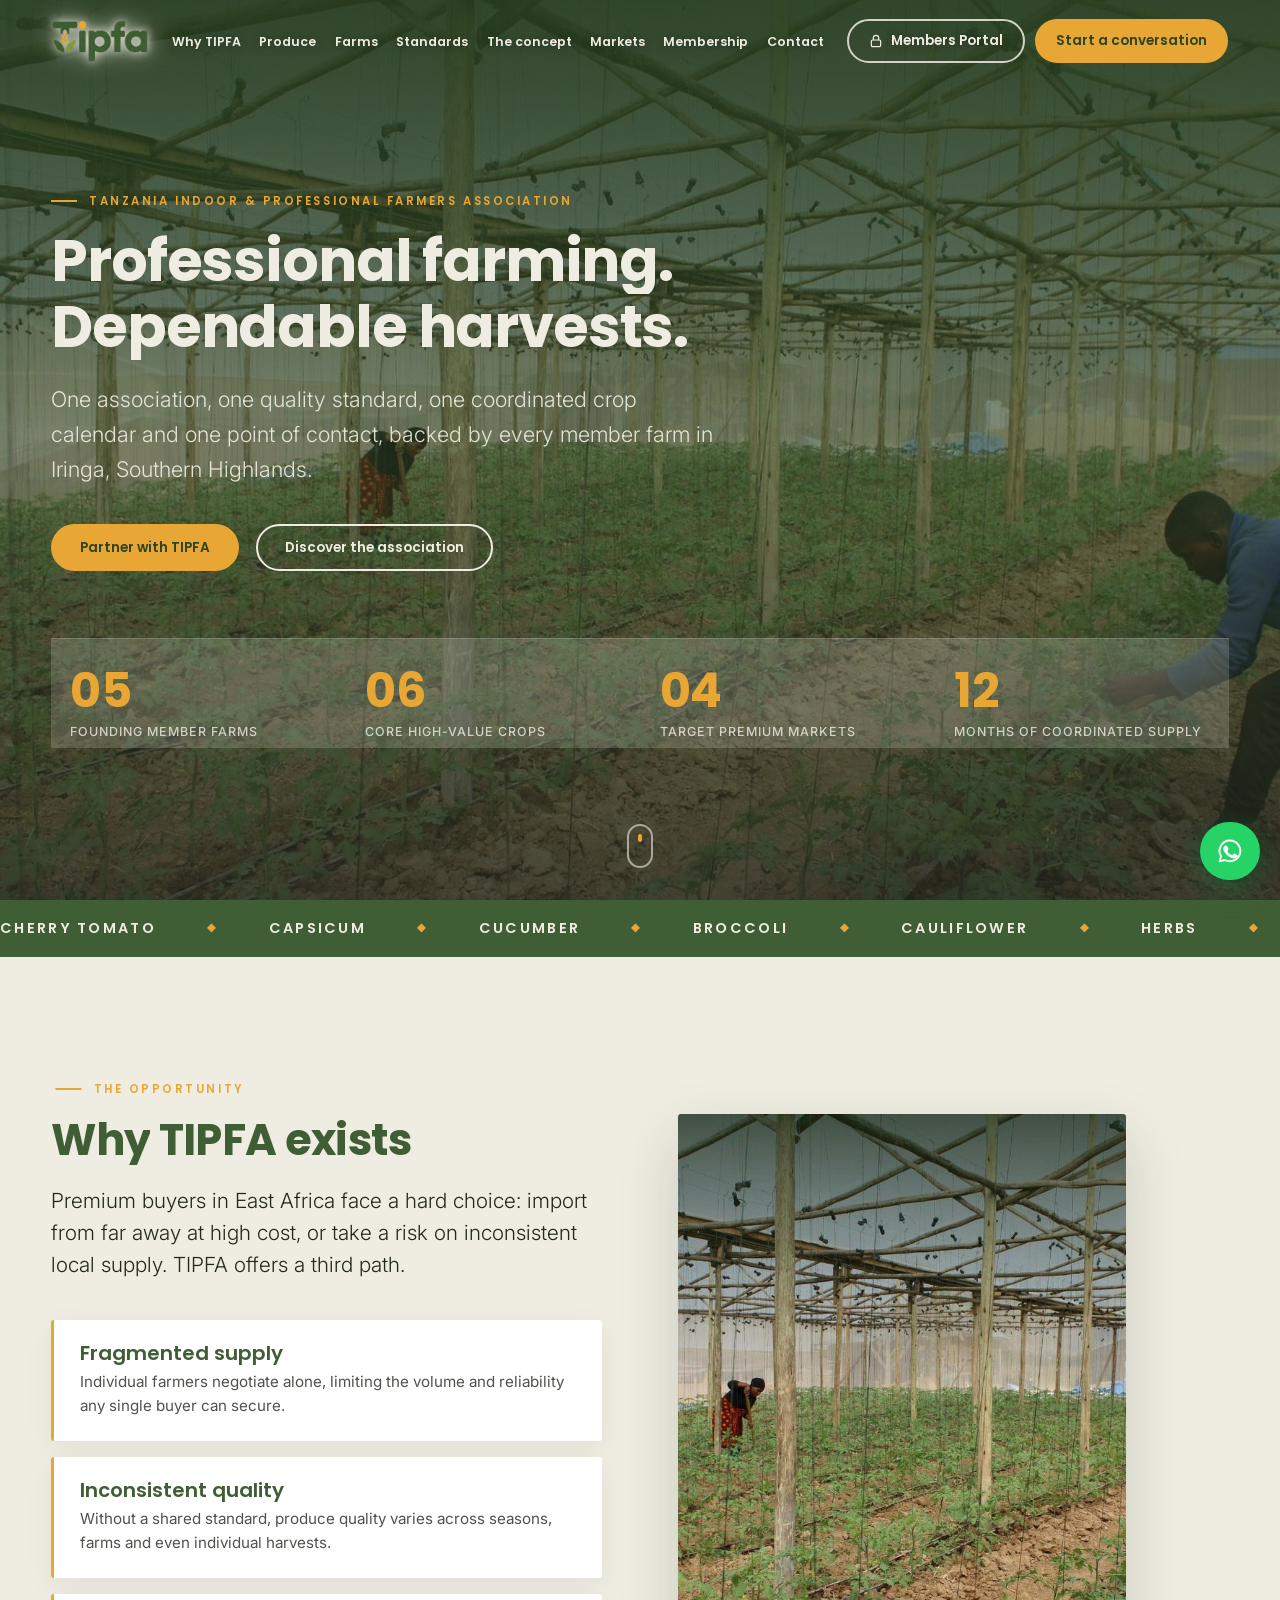
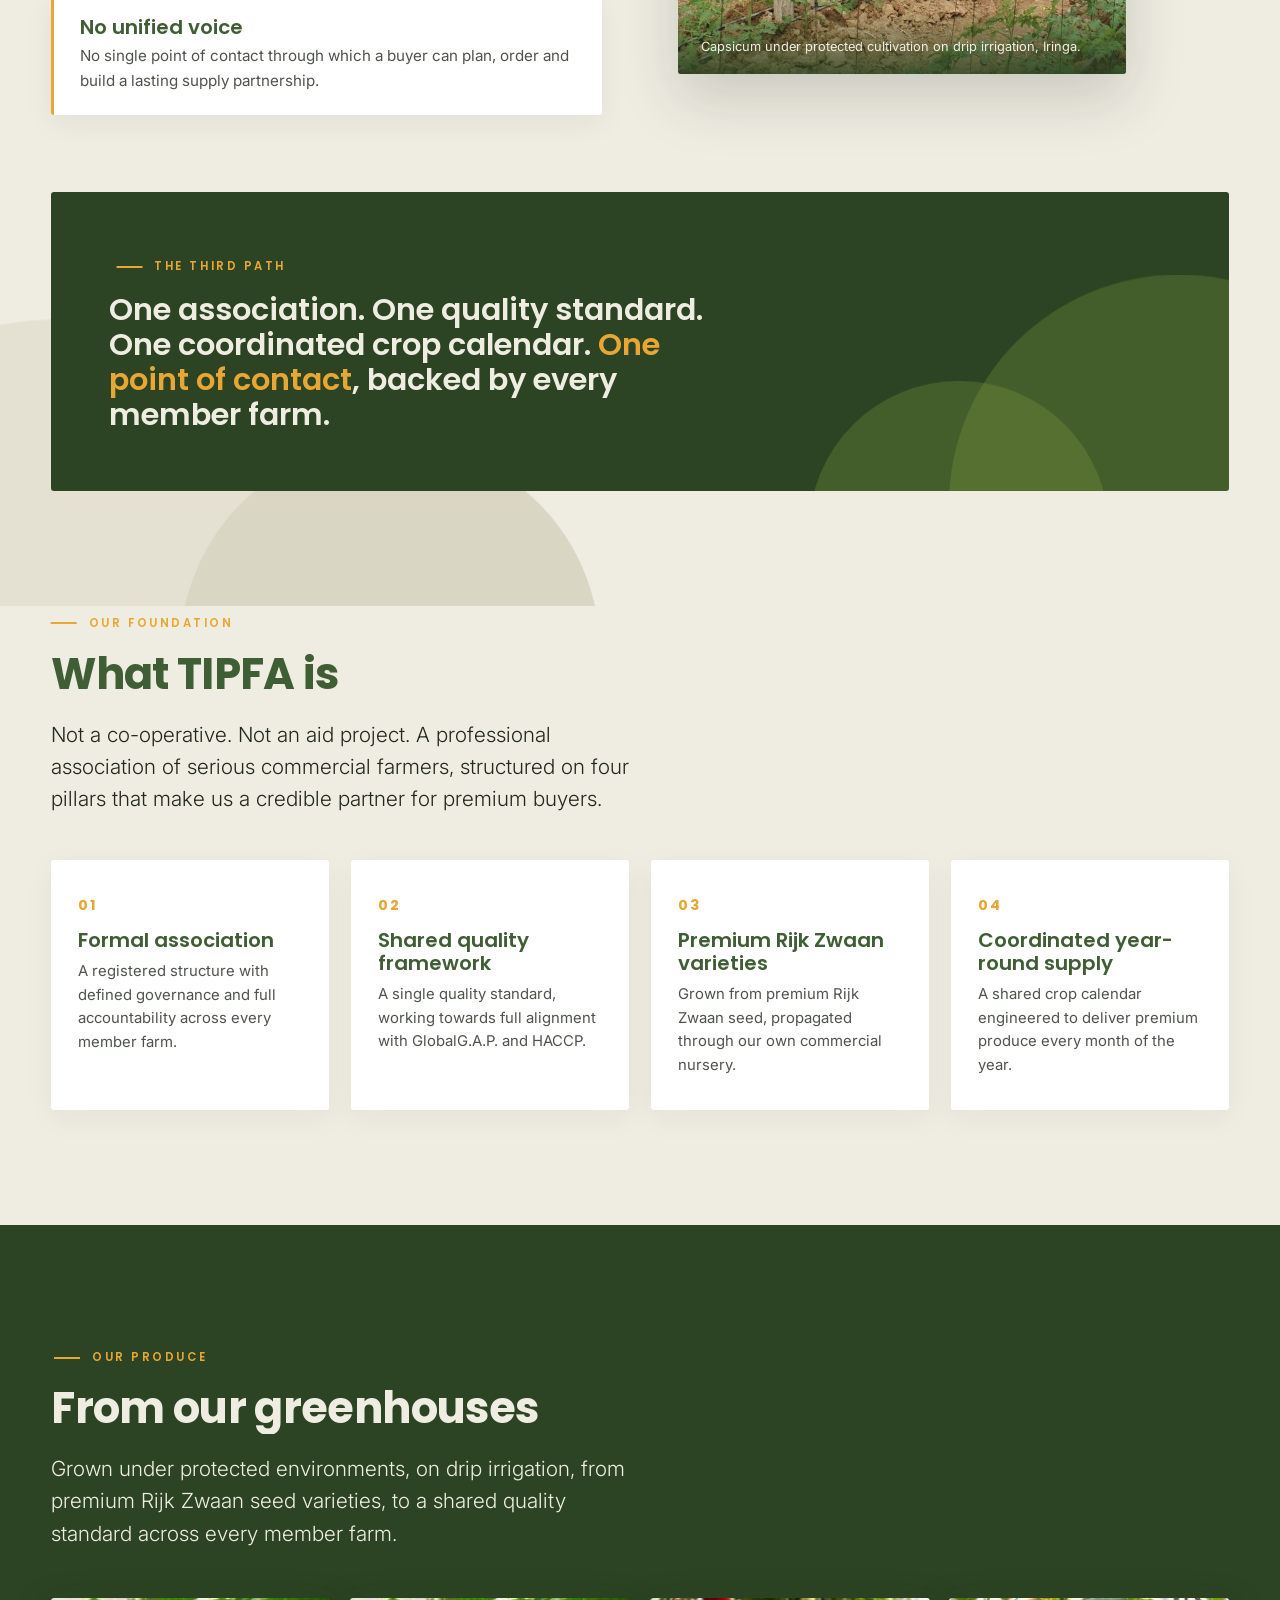
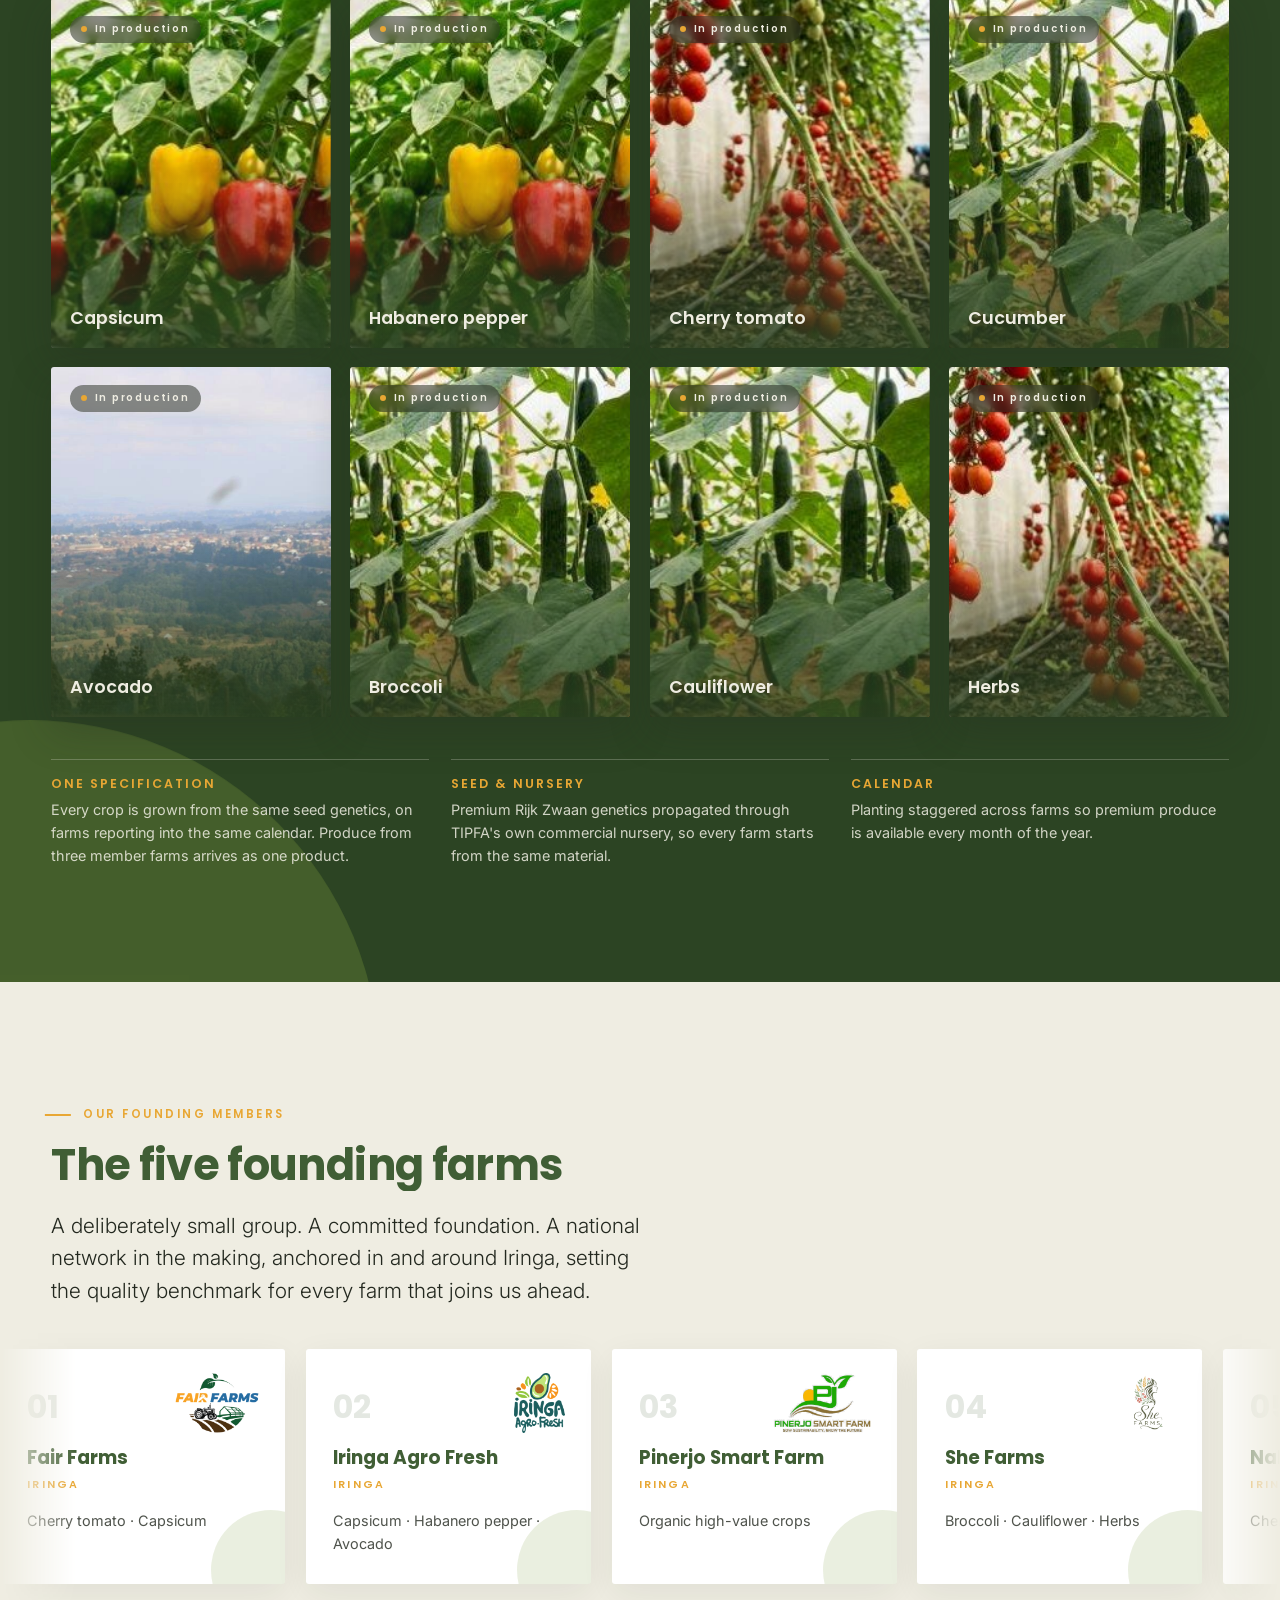
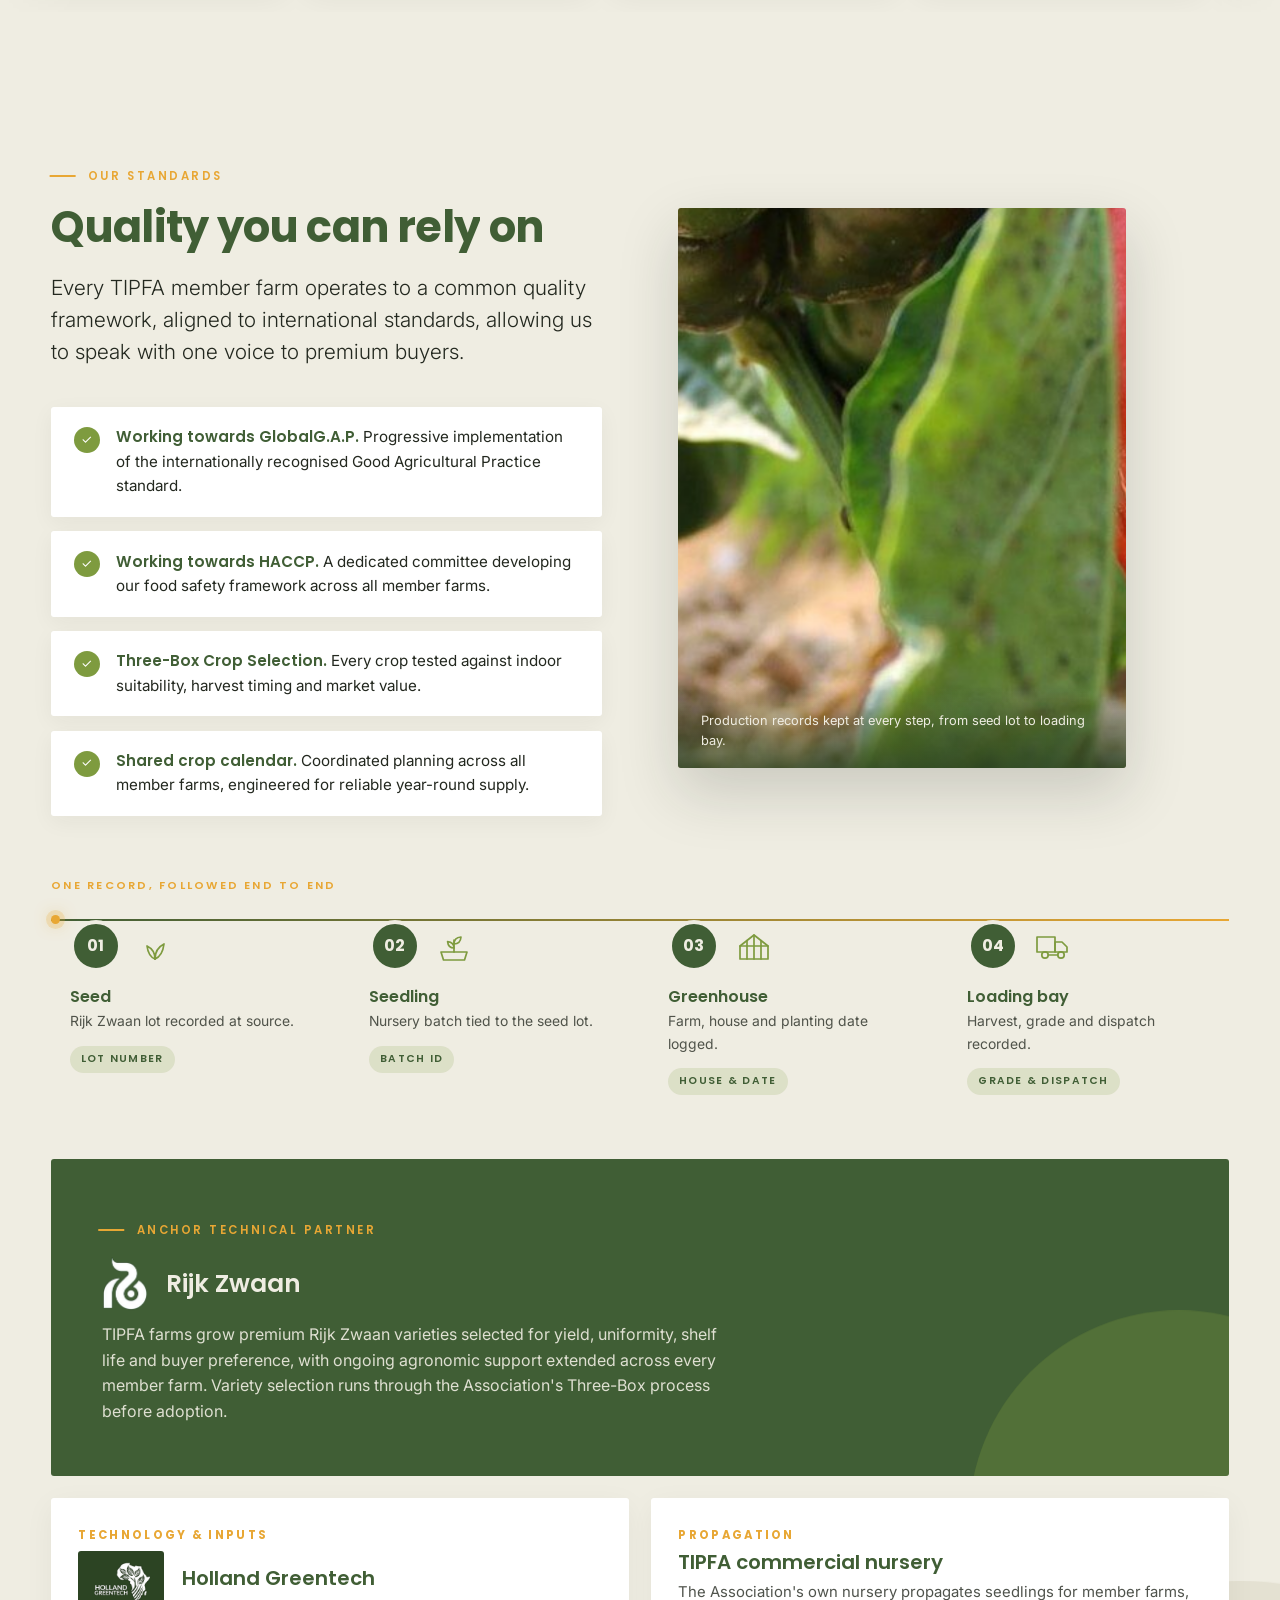
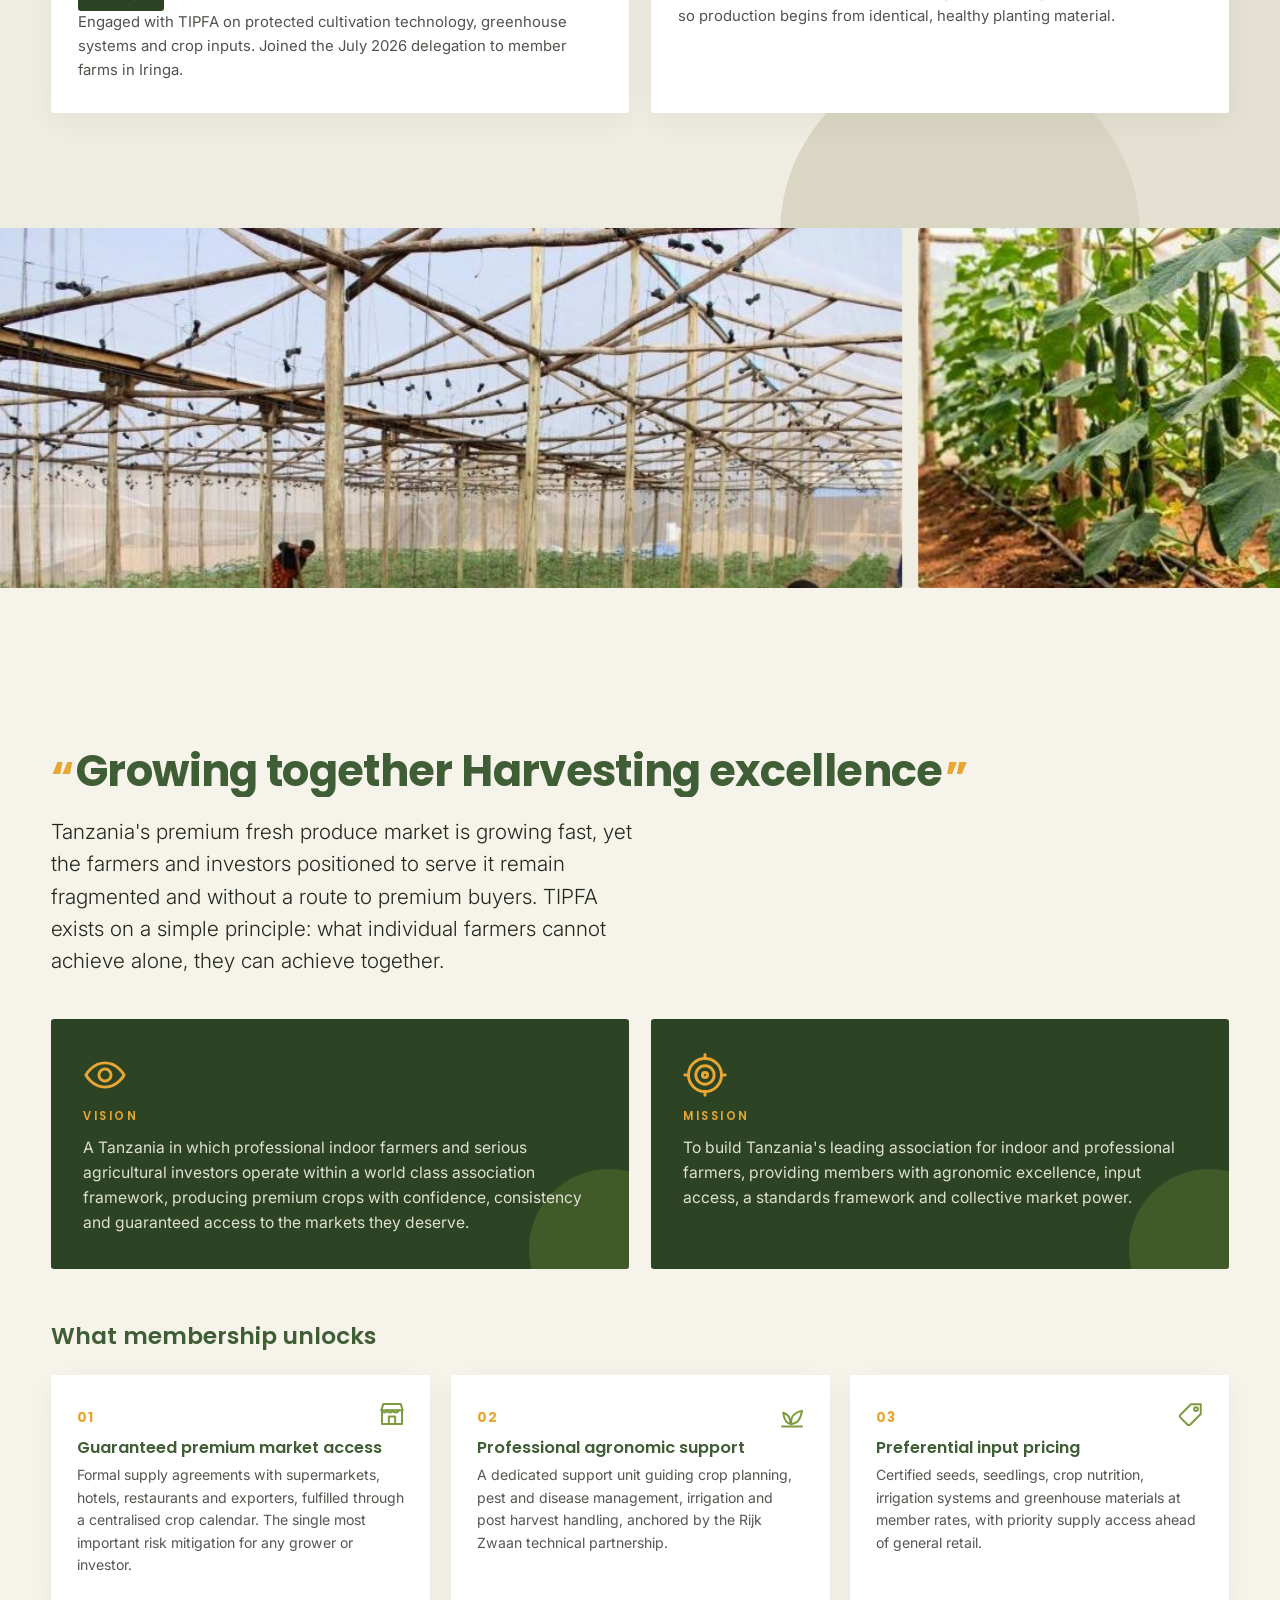
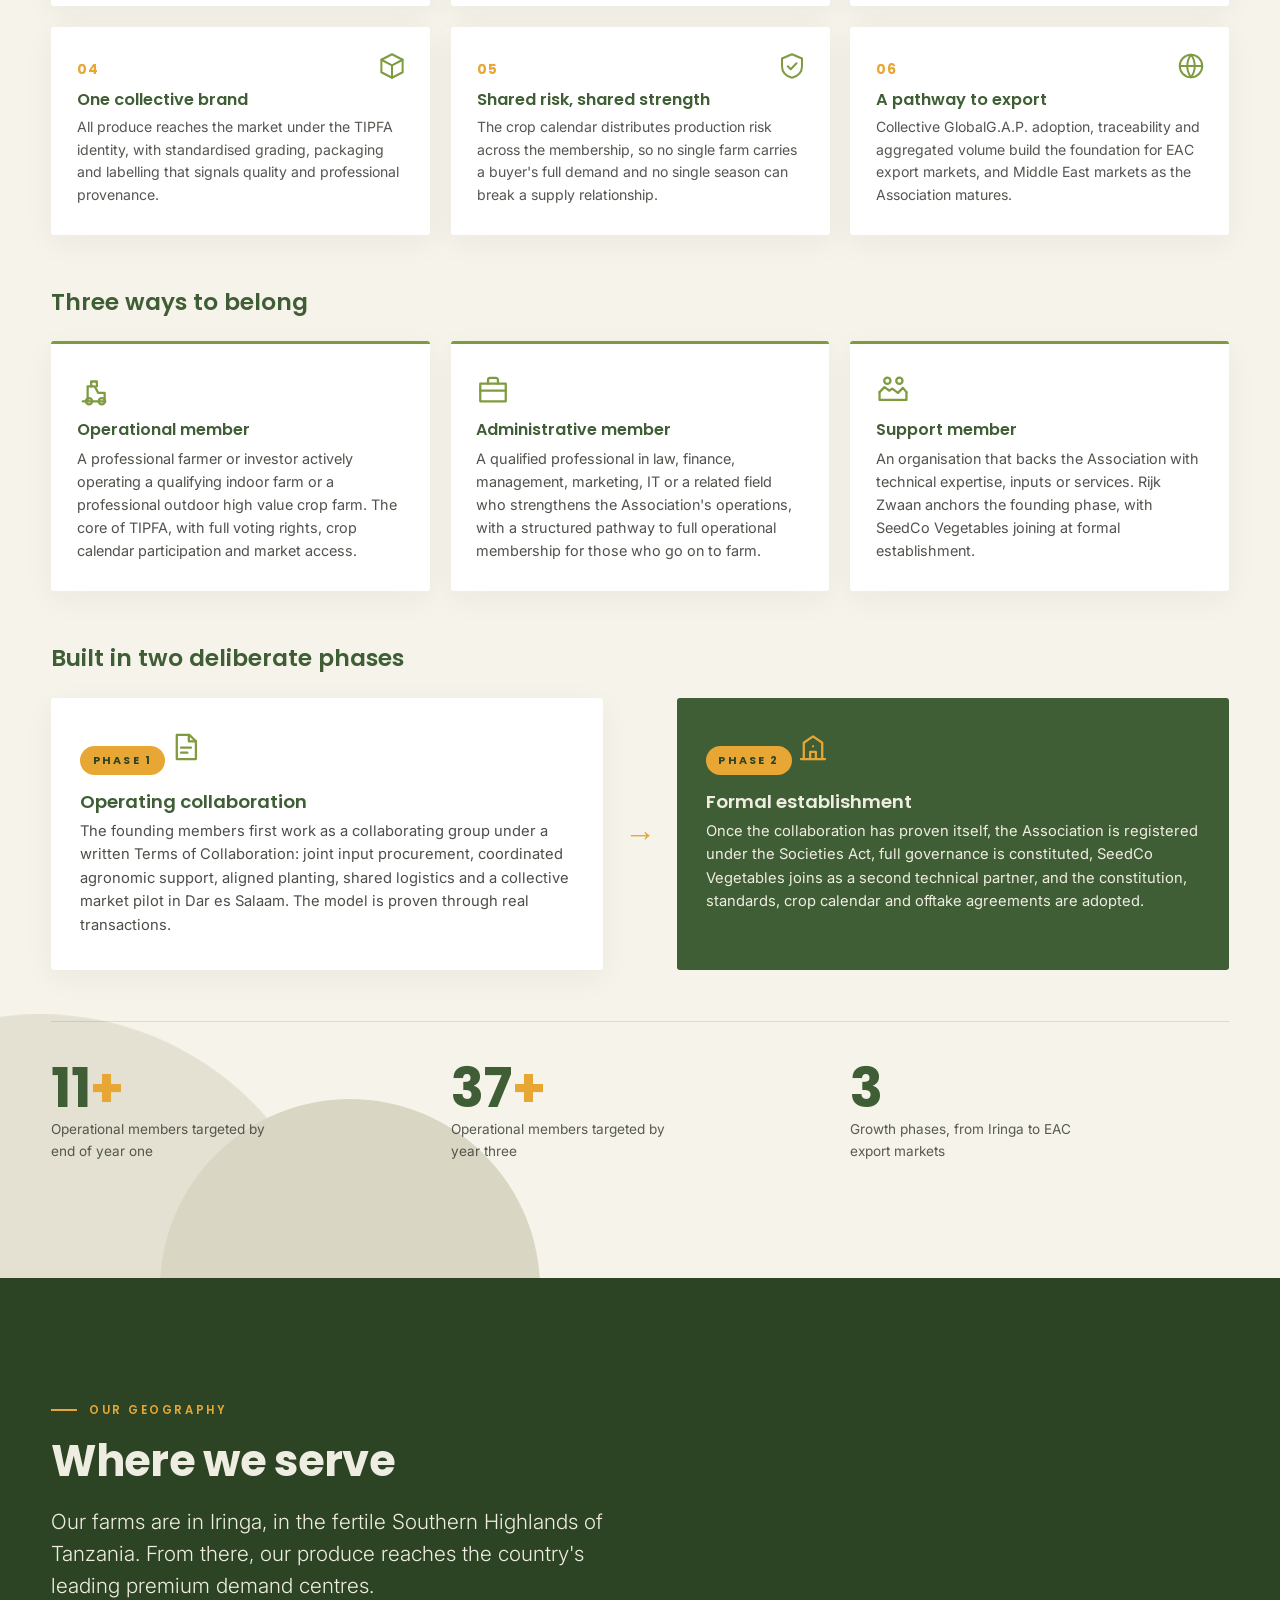
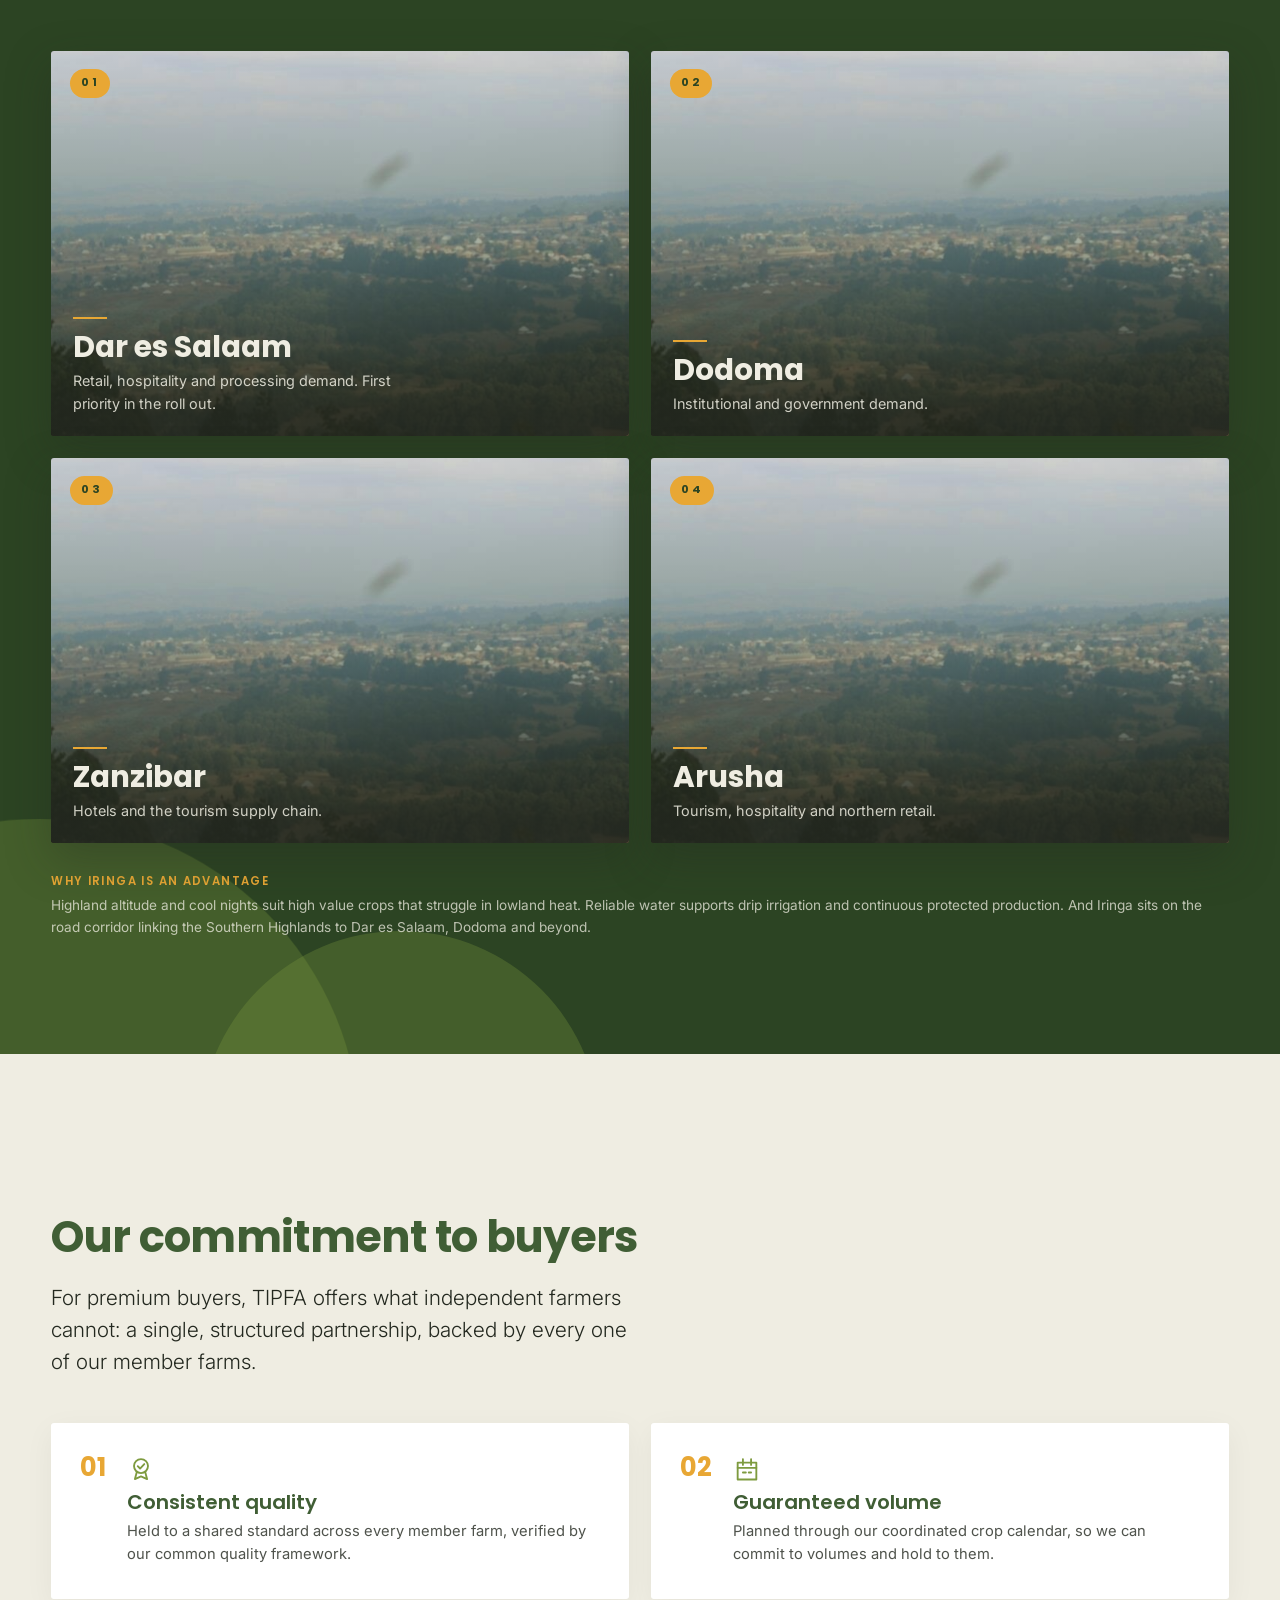
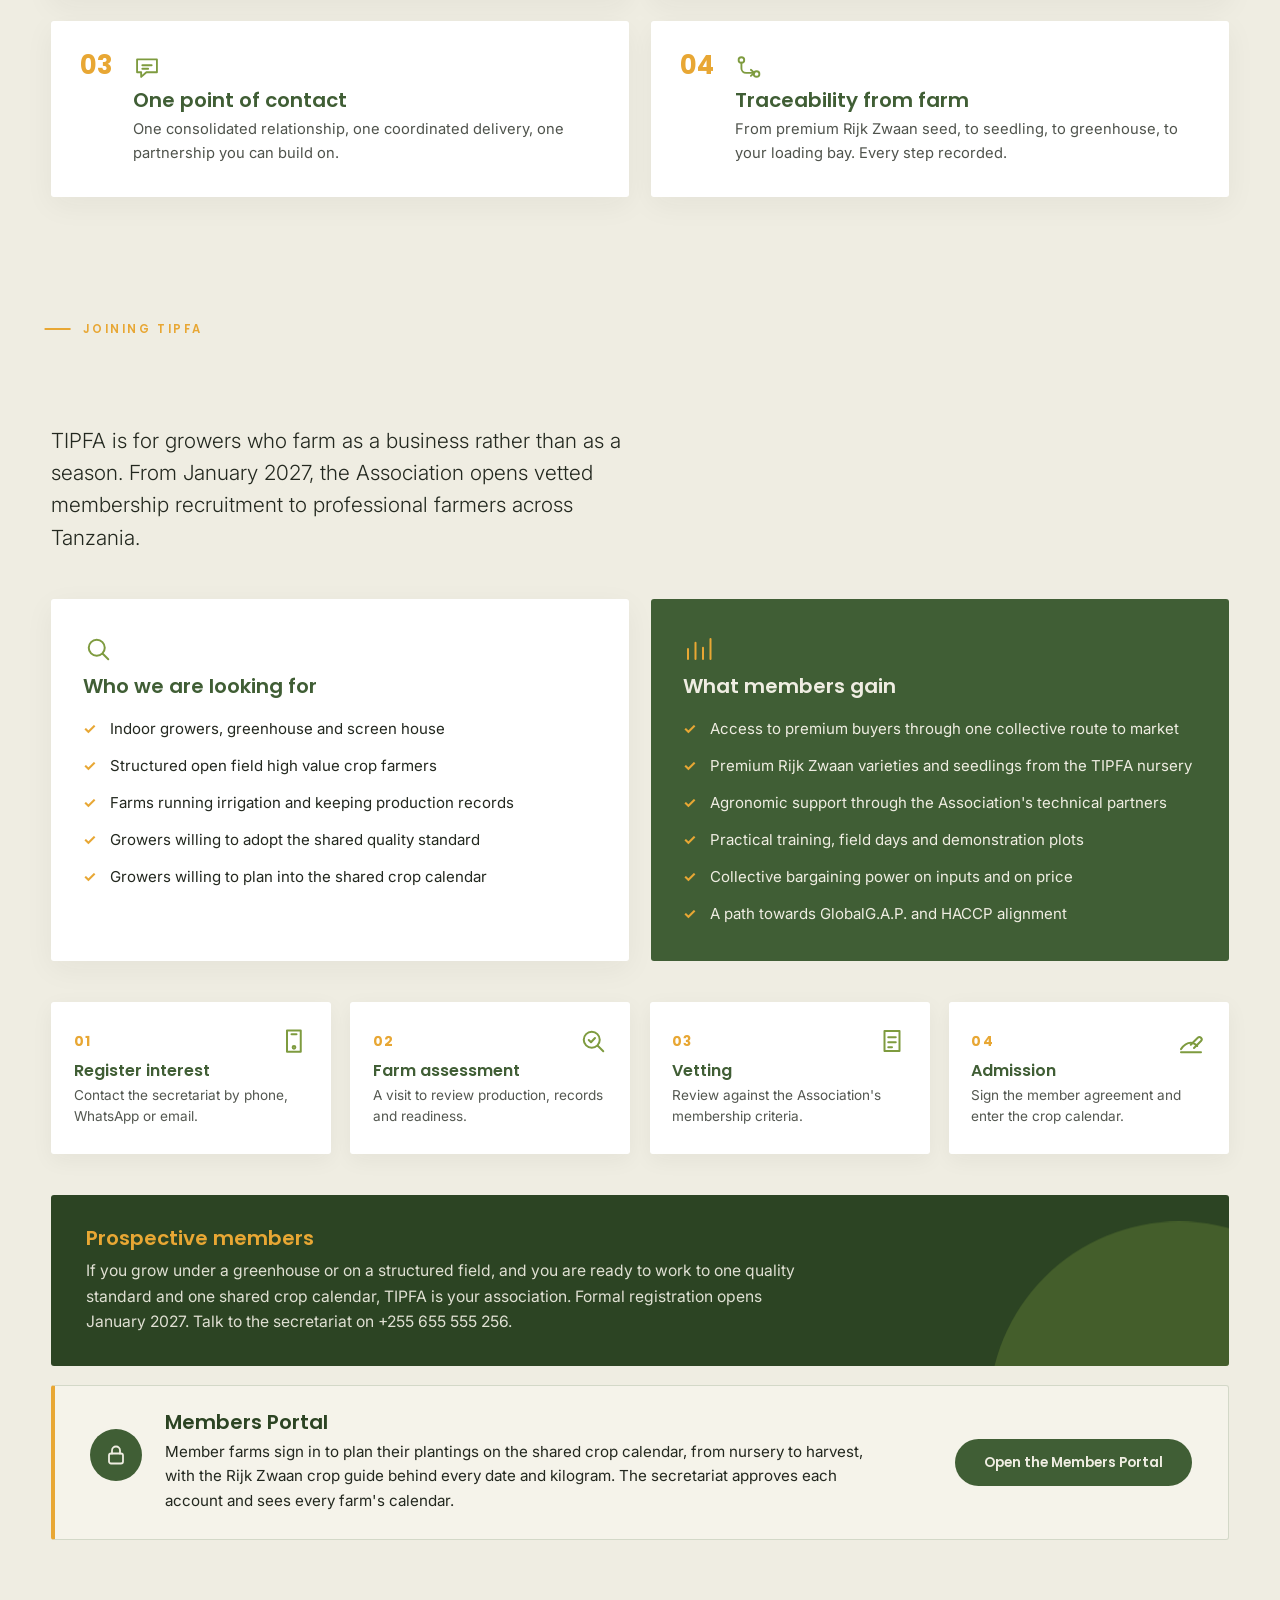
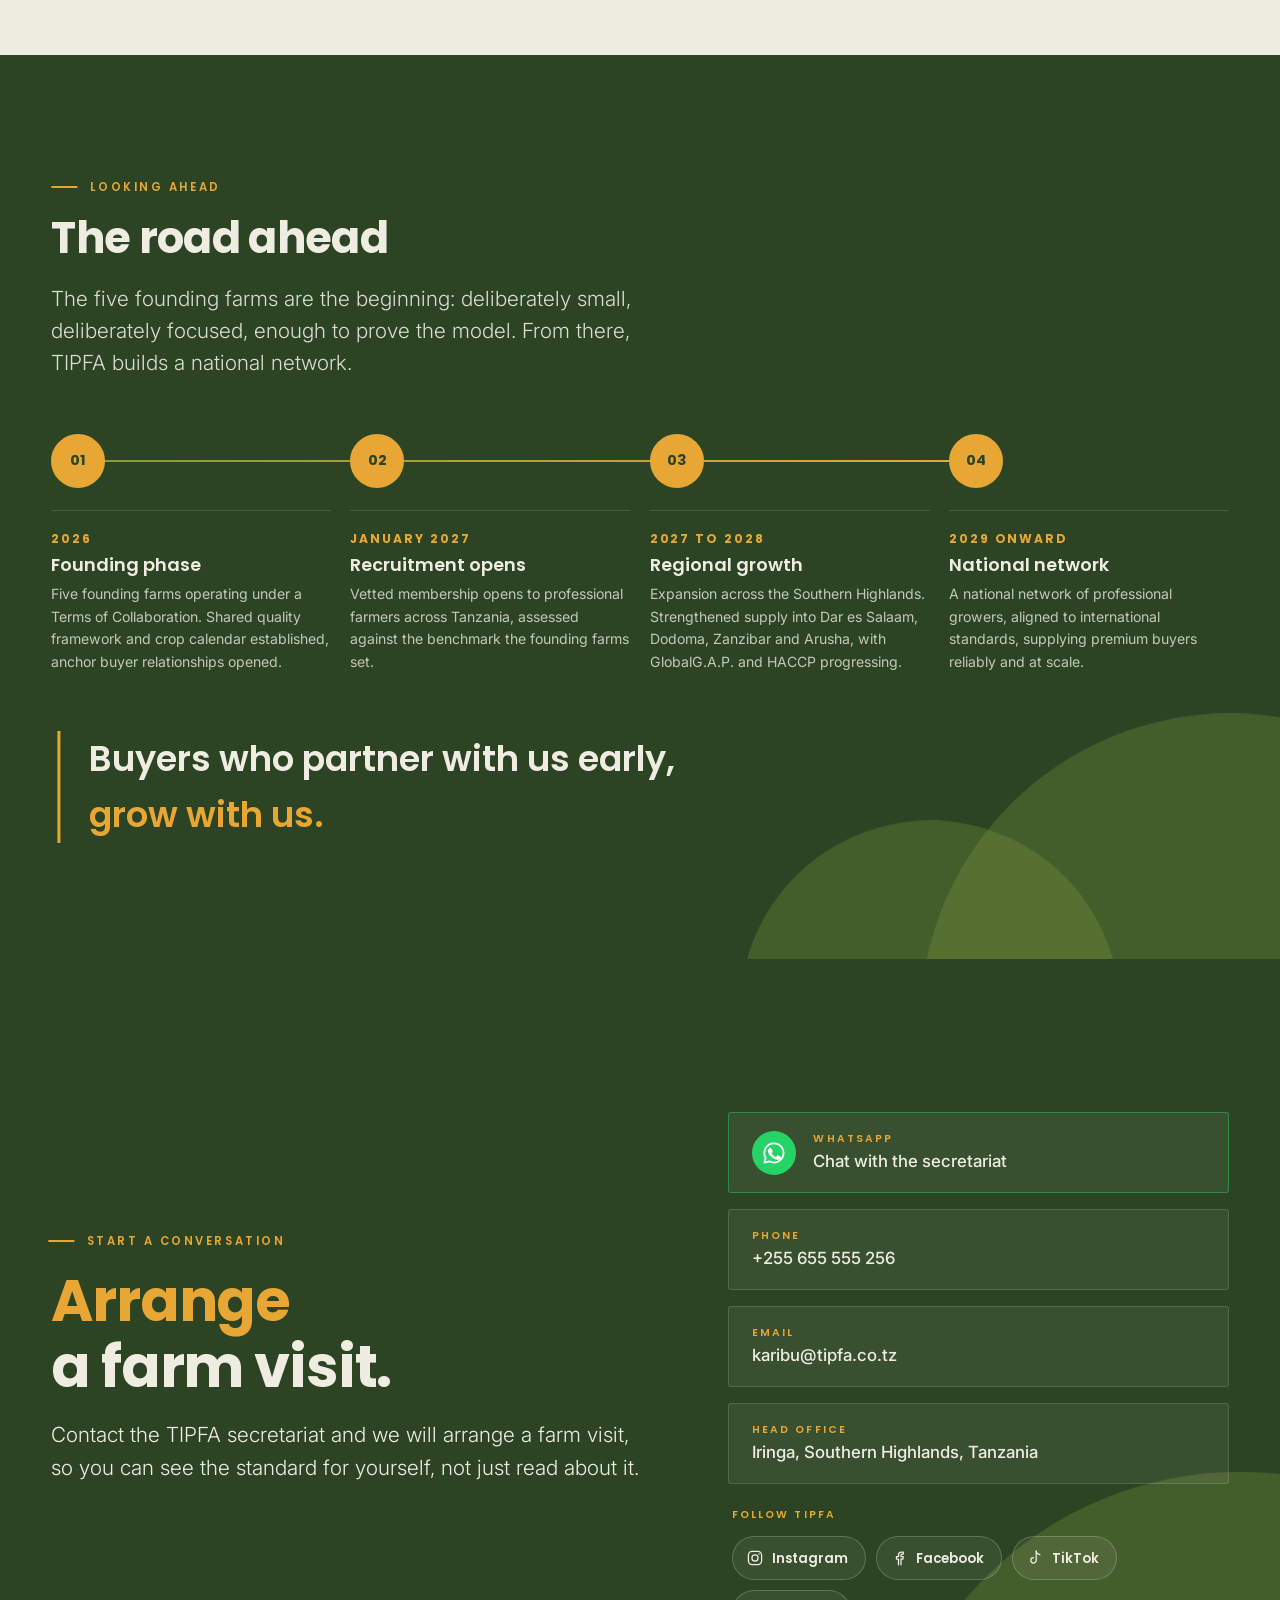
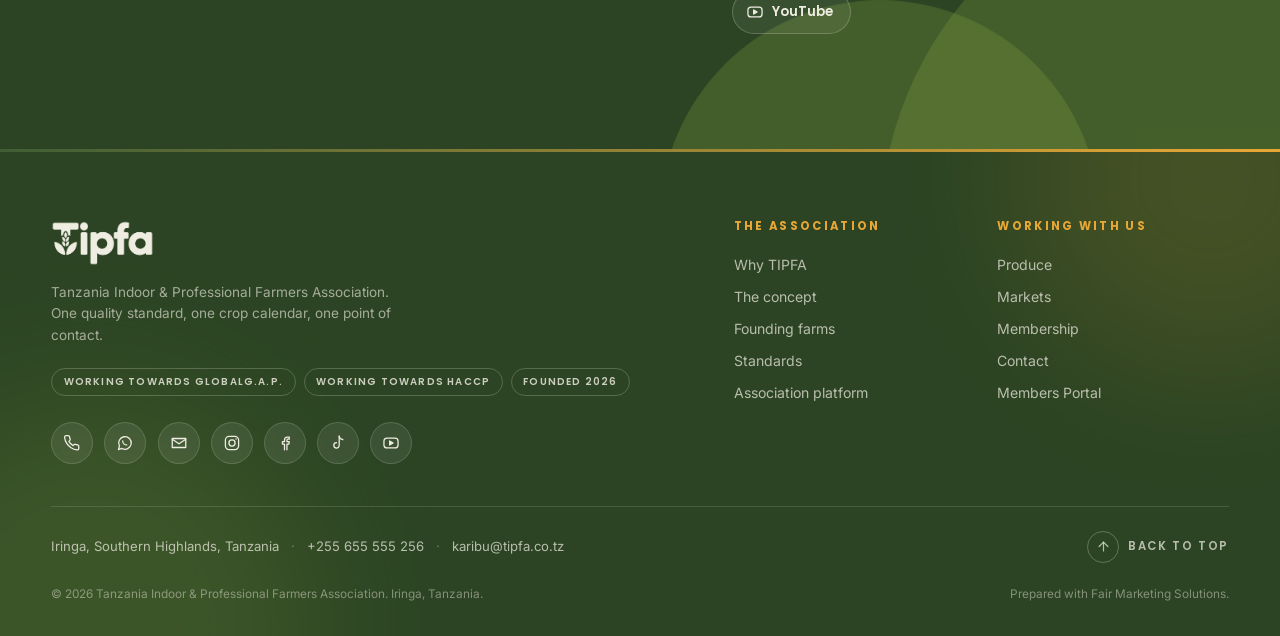
<file: index.html>
<!DOCTYPE html>
<html lang="en">
<head>
  <meta charset="UTF-8">
  <meta name="viewport" content="width=device-width, initial-scale=1.0">
  <title>TIPFA | Tanzania Indoor &amp; Professional Farmers Association | Iringa</title>
  <meta name="description" content="Tanzania's association of professional indoor farmers in Iringa. One quality standard, one crop calendar and one point of contact for premium produce buyers.">
  <meta name="keywords" content="TIPFA, Tanzania Indoor and Professional Farmers Association, greenhouse farming Tanzania, Iringa farmers, premium produce Tanzania, cherry tomato Tanzania, capsicum Tanzania, GlobalGAP Tanzania, HACCP, Rijk Zwaan Tanzania, protected cultivation, horticulture Tanzania">
  <meta name="robots" content="index, follow, max-image-preview:large, max-snippet:-1, max-video-preview:-1">
  <meta name="theme-color" content="#405E35">
  <meta name="geo.region" content="TZ-04">
  <meta name="geo.placename" content="Iringa, Southern Highlands, Tanzania">
  <meta name="author" content="Tanzania Indoor & Professional Farmers Association">
  <link rel="canonical" href="https://fairmarketingsolutions3-wq.github.io/website/">

  <!-- Open Graph -->
  <meta property="og:type" content="website">
  <meta property="og:site_name" content="TIPFA">
  <meta property="og:title" content="TIPFA | Tanzania Indoor &amp; Professional Farmers Association">
  <meta property="og:description" content="Professional farming. Dependable harvests. One association, one quality standard, one point of contact for premium buyers in Tanzania.">
  <meta property="og:url" content="https://fairmarketingsolutions3-wq.github.io/website/">
  <meta property="og:image" content="https://fairmarketingsolutions3-wq.github.io/website/assets/img/hero-greenhouse.jpg">
  <meta property="og:locale" content="en_GB">
  <meta property="og:image:width" content="1200">
  <meta property="og:image:height" content="630">
  <meta property="og:image:alt" content="Cherry tomatoes ripening inside a TIPFA member greenhouse in Iringa, Tanzania">

  <!-- Twitter -->
  <meta name="twitter:card" content="summary_large_image">
  <meta name="twitter:title" content="TIPFA | Tanzania Indoor &amp; Professional Farmers Association">
  <meta name="twitter:description" content="Professional farming. Dependable harvests. One association, one quality standard, one point of contact for premium buyers in Tanzania.">
  <meta name="twitter:image" content="https://fairmarketingsolutions3-wq.github.io/website/assets/img/hero-greenhouse.jpg">

  <link rel="icon" type="image/png" href="assets/logo/favicon.png">
  <link rel="preload" as="image" href="assets/img/hero-greenhouse.jpg">
  <link rel="preconnect" href="https://fonts.googleapis.com">
  <link rel="preconnect" href="https://fonts.gstatic.com" crossorigin>
  <link href="https://fonts.googleapis.com/css2?family=Poppins:wght@600;700&family=Inter:wght@300;400;500;600&display=swap" rel="stylesheet">
  <link rel="stylesheet" href="css/styles.css">

  <!-- Structured data for search and AI systems -->
  <script type="application/ld+json">
{
  "@context": "https://schema.org",
  "@graph": [
    {
      "@type": [
        "Organization",
        "NGO"
      ],
      "@id": "https://fairmarketingsolutions3-wq.github.io/website/#org",
      "name": "Tanzania Indoor & Professional Farmers Association",
      "alternateName": "TIPFA",
      "slogan": "Professional farming. Dependable harvests.",
      "description": "TIPFA is a formal professional farmers association founded in 2026 by five professional farms in and around Iringa, Tanzania. Members grow cherry tomato, capsicum, cucumber, broccoli, cauliflower and herbs under protected cultivation from premium Rijk Zwaan seed, to a shared quality framework working towards GlobalG.A.P. and HACCP, serving premium buyers in Dar es Salaam, Dodoma, Zanzibar and Arusha.",
      "foundingDate": "2026",
      "email": "karibu@tipfa.co.tz",
      "telephone": "+255655555256",
      "url": "https://fairmarketingsolutions3-wq.github.io/website/",
      "sameAs": [
        "https://www.instagram.com/tipfatz/",
        "https://www.facebook.com/profile.php?id=61596001233528",
        "https://www.tiktok.com/@tipfatz",
        "https://www.youtube.com/@TipfaTz"
      ],
      "logo": {
        "@type": "ImageObject",
        "url": "https://fairmarketingsolutions3-wq.github.io/website/assets/logo/tipfa-logo-primary.png"
      },
      "image": "https://fairmarketingsolutions3-wq.github.io/website/assets/img/hero-greenhouse.jpg",
      "address": {
        "@type": "PostalAddress",
        "addressLocality": "Iringa",
        "addressRegion": "Southern Highlands",
        "addressCountry": "TZ"
      },
      "foundingLocation": {
        "@type": "Place",
        "name": "Iringa, Tanzania"
      },
      "areaServed": [
        {
          "@type": "City",
          "name": "Dar es Salaam"
        },
        {
          "@type": "City",
          "name": "Dodoma"
        },
        {
          "@type": "City",
          "name": "Zanzibar"
        },
        {
          "@type": "City",
          "name": "Arusha"
        },
        {
          "@type": "City",
          "name": "Iringa"
        }
      ],
      "knowsAbout": [
        "Greenhouse farming",
        "Protected cultivation",
        "Screenhouse production",
        "Drip irrigation",
        "GlobalG.A.P.",
        "HACCP",
        "Crop traceability",
        "Shared crop calendar",
        "Cherry tomato",
        "Capsicum",
        "Habanero pepper",
        "Cucumber",
        "Avocado",
        "Broccoli",
        "Cauliflower",
        "Culinary herbs",
        "Horticulture in Tanzania",
        "Agricultural cooperatives"
      ],
      "member": [
        {
          "@type": "Organization",
          "name": "Fair Farms",
          "address": {
            "@type": "PostalAddress",
            "addressLocality": "Iringa",
            "addressRegion": "Southern Highlands",
            "addressCountry": "TZ"
          },
          "memberOf": {
            "@id": "https://fairmarketingsolutions3-wq.github.io/website/#org"
          },
          "makesOffer": [
            {
              "@type": "Offer",
              "itemOffered": {
                "@type": "Product",
                "name": "Cherry tomato"
              }
            },
            {
              "@type": "Offer",
              "itemOffered": {
                "@type": "Product",
                "name": "Capsicum"
              }
            }
          ]
        },
        {
          "@type": "Organization",
          "name": "Iringa Agro Fresh",
          "address": {
            "@type": "PostalAddress",
            "addressLocality": "Iringa",
            "addressRegion": "Southern Highlands",
            "addressCountry": "TZ"
          },
          "memberOf": {
            "@id": "https://fairmarketingsolutions3-wq.github.io/website/#org"
          },
          "makesOffer": [
            {
              "@type": "Offer",
              "itemOffered": {
                "@type": "Product",
                "name": "Capsicum"
              }
            },
            {
              "@type": "Offer",
              "itemOffered": {
                "@type": "Product",
                "name": "Habanero pepper"
              }
            },
            {
              "@type": "Offer",
              "itemOffered": {
                "@type": "Product",
                "name": "Avocado"
              }
            }
          ]
        },
        {
          "@type": "Organization",
          "name": "Pinerjo Smart Farm",
          "address": {
            "@type": "PostalAddress",
            "addressLocality": "Iringa",
            "addressRegion": "Southern Highlands",
            "addressCountry": "TZ"
          },
          "memberOf": {
            "@id": "https://fairmarketingsolutions3-wq.github.io/website/#org"
          },
          "makesOffer": [
            {
              "@type": "Offer",
              "itemOffered": {
                "@type": "Product",
                "name": "Organic high-value crops"
              }
            }
          ]
        },
        {
          "@type": "Organization",
          "name": "She Farms",
          "address": {
            "@type": "PostalAddress",
            "addressLocality": "Iringa",
            "addressRegion": "Southern Highlands",
            "addressCountry": "TZ"
          },
          "memberOf": {
            "@id": "https://fairmarketingsolutions3-wq.github.io/website/#org"
          },
          "makesOffer": [
            {
              "@type": "Offer",
              "itemOffered": {
                "@type": "Product",
                "name": "Broccoli"
              }
            },
            {
              "@type": "Offer",
              "itemOffered": {
                "@type": "Product",
                "name": "Cauliflower"
              }
            },
            {
              "@type": "Offer",
              "itemOffered": {
                "@type": "Product",
                "name": "Culinary herbs"
              }
            }
          ]
        },
        {
          "@type": "Organization",
          "name": "Nahdi Youth Farm",
          "address": {
            "@type": "PostalAddress",
            "addressLocality": "Iringa",
            "addressRegion": "Southern Highlands",
            "addressCountry": "TZ"
          },
          "memberOf": {
            "@id": "https://fairmarketingsolutions3-wq.github.io/website/#org"
          },
          "makesOffer": [
            {
              "@type": "Offer",
              "itemOffered": {
                "@type": "Product",
                "name": "Cherry tomato"
              }
            },
            {
              "@type": "Offer",
              "itemOffered": {
                "@type": "Product",
                "name": "Capsicum"
              }
            }
          ]
        }
      ],
      "numberOfEmployees": {
        "@type": "QuantitativeValue",
        "value": 5,
        "unitText": "member farms"
      },
      "contactPoint": [
        {
          "@type": "ContactPoint",
          "contactType": "Secretariat",
          "telephone": "+255655555256",
          "email": "karibu@tipfa.co.tz",
          "availableLanguage": [
            "en",
            "sw"
          ],
          "areaServed": "TZ"
        },
        {
          "@type": "ContactPoint",
          "contactType": "Membership enquiries",
          "email": "karibu@tipfa.co.tz",
          "availableLanguage": [
            "en",
            "sw"
          ]
        }
      ],
      "makesOffer": {
        "@type": "OfferCatalog",
        "name": "TIPFA produce",
        "itemListElement": [
          {
            "@type": "Offer",
            "itemOffered": {
              "@type": "Product",
              "name": "Capsicum",
              "description": "Blocky coloured peppers grown under protected cultivation from premium Rijk Zwaan seed.",
              "brand": {
                "@id": "https://fairmarketingsolutions3-wq.github.io/website/#org"
              },
              "category": "Fresh produce"
            }
          },
          {
            "@type": "Offer",
            "itemOffered": {
              "@type": "Product",
              "name": "Habanero pepper",
              "description": "High-heat chilli grown to a shared specification across member farms.",
              "brand": {
                "@id": "https://fairmarketingsolutions3-wq.github.io/website/#org"
              },
              "category": "Fresh produce"
            }
          },
          {
            "@type": "Offer",
            "itemOffered": {
              "@type": "Product",
              "name": "Cherry tomato",
              "description": "Trellised cherry tomato grown under greenhouse and screenhouse.",
              "brand": {
                "@id": "https://fairmarketingsolutions3-wq.github.io/website/#org"
              },
              "category": "Fresh produce"
            }
          },
          {
            "@type": "Offer",
            "itemOffered": {
              "@type": "Product",
              "name": "Cucumber",
              "description": "Protected-cultivation cucumber on a coordinated planting calendar.",
              "brand": {
                "@id": "https://fairmarketingsolutions3-wq.github.io/website/#org"
              },
              "category": "Fresh produce"
            }
          },
          {
            "@type": "Offer",
            "itemOffered": {
              "@type": "Product",
              "name": "Avocado",
              "description": "High-value orchard crop from member farms around Iringa.",
              "brand": {
                "@id": "https://fairmarketingsolutions3-wq.github.io/website/#org"
              },
              "category": "Fresh produce"
            }
          },
          {
            "@type": "Offer",
            "itemOffered": {
              "@type": "Product",
              "name": "Broccoli",
              "description": "Highland brassica suited to the Southern Highlands climate.",
              "brand": {
                "@id": "https://fairmarketingsolutions3-wq.github.io/website/#org"
              },
              "category": "Fresh produce"
            }
          },
          {
            "@type": "Offer",
            "itemOffered": {
              "@type": "Product",
              "name": "Cauliflower",
              "description": "Highland brassica grown to the Association's quality framework.",
              "brand": {
                "@id": "https://fairmarketingsolutions3-wq.github.io/website/#org"
              },
              "category": "Fresh produce"
            }
          },
          {
            "@type": "Offer",
            "itemOffered": {
              "@type": "Product",
              "name": "Culinary herbs",
              "description": "Fresh culinary herbs for hotels, restaurants and premium retail.",
              "brand": {
                "@id": "https://fairmarketingsolutions3-wq.github.io/website/#org"
              },
              "category": "Fresh produce"
            }
          }
        ]
      }
    },
    {
      "@type": "WebSite",
      "@id": "https://fairmarketingsolutions3-wq.github.io/website/#website",
      "url": "https://fairmarketingsolutions3-wq.github.io/website/",
      "name": "TIPFA",
      "description": "Tanzania Indoor & Professional Farmers Association, Iringa.",
      "publisher": {
        "@id": "https://fairmarketingsolutions3-wq.github.io/website/#org"
      },
      "inLanguage": "en-GB"
    },
    {
      "@type": "WebPage",
      "@id": "https://fairmarketingsolutions3-wq.github.io/website/#webpage",
      "url": "https://fairmarketingsolutions3-wq.github.io/website/",
      "name": "TIPFA | Tanzania Indoor & Professional Farmers Association",
      "isPartOf": {
        "@id": "https://fairmarketingsolutions3-wq.github.io/website/#website"
      },
      "about": {
        "@id": "https://fairmarketingsolutions3-wq.github.io/website/#org"
      },
      "inLanguage": "en-GB",
      "primaryImageOfPage": "https://fairmarketingsolutions3-wq.github.io/website/assets/img/hero-greenhouse.jpg",
      "mentions": [
        {
          "@type": "Organization",
          "name": "Rijk Zwaan"
        },
        {
          "@type": "Organization",
          "name": "Holland Greentech"
        },
        {
          "@type": "Organization",
          "name": "SeedCo Vegetables"
        }
      ]
    },
    {
      "@type": "ItemList",
      "@id": "https://fairmarketingsolutions3-wq.github.io/website/#founding-farms",
      "name": "The five founding farms of TIPFA",
      "numberOfItems": 5,
      "itemListOrder": "https://schema.org/ItemListOrderAscending",
      "itemListElement": [
        {
          "@type": "ListItem",
          "position": 1,
          "item": {
            "@type": "Organization",
            "name": "Fair Farms",
            "memberOf": {
              "@id": "https://fairmarketingsolutions3-wq.github.io/website/#org"
            }
          }
        },
        {
          "@type": "ListItem",
          "position": 2,
          "item": {
            "@type": "Organization",
            "name": "Iringa Agro Fresh",
            "memberOf": {
              "@id": "https://fairmarketingsolutions3-wq.github.io/website/#org"
            }
          }
        },
        {
          "@type": "ListItem",
          "position": 3,
          "item": {
            "@type": "Organization",
            "name": "Pinerjo Smart Farm",
            "memberOf": {
              "@id": "https://fairmarketingsolutions3-wq.github.io/website/#org"
            }
          }
        },
        {
          "@type": "ListItem",
          "position": 4,
          "item": {
            "@type": "Organization",
            "name": "She Farms",
            "memberOf": {
              "@id": "https://fairmarketingsolutions3-wq.github.io/website/#org"
            }
          }
        },
        {
          "@type": "ListItem",
          "position": 5,
          "item": {
            "@type": "Organization",
            "name": "Nahdi Youth Farm",
            "memberOf": {
              "@id": "https://fairmarketingsolutions3-wq.github.io/website/#org"
            }
          }
        }
      ]
    },
    {
      "@type": "Service",
      "@id": "https://fairmarketingsolutions3-wq.github.io/website/#membership",
      "name": "TIPFA membership",
      "serviceType": "Professional farmers association membership",
      "provider": {
        "@id": "https://fairmarketingsolutions3-wq.github.io/website/#org"
      },
      "areaServed": {
        "@type": "Country",
        "name": "Tanzania"
      },
      "description": "Vetted membership for professional indoor growers and structured open-field high-value crop farmers, opening January 2027. Members gain premium market access through a collective route to market, agronomic support, preferential input pricing and a pathway towards GlobalG.A.P. and HACCP alignment.",
      "hasOfferCatalog": {
        "@type": "OfferCatalog",
        "name": "What membership unlocks",
        "itemListElement": [
          {
            "@type": "Offer",
            "itemOffered": {
              "@type": "Service",
              "name": "Guaranteed premium market access",
              "description": "Formal supply agreements with supermarkets, hotels, restaurants and exporters, fulfilled through a centralised crop calendar."
            }
          },
          {
            "@type": "Offer",
            "itemOffered": {
              "@type": "Service",
              "name": "Professional agronomic support",
              "description": "A dedicated support unit guiding crop planning, pest and disease management, irrigation and post-harvest handling, anchored by the Rijk Zwaan technical partnership."
            }
          },
          {
            "@type": "Offer",
            "itemOffered": {
              "@type": "Service",
              "name": "Preferential input pricing",
              "description": "Certified seeds, seedlings, crop nutrition, irrigation systems and greenhouse materials at member rates."
            }
          },
          {
            "@type": "Offer",
            "itemOffered": {
              "@type": "Service",
              "name": "One collective brand",
              "description": "All produce reaches the market under the TIPFA identity, with standardised grading, packaging and labelling."
            }
          },
          {
            "@type": "Offer",
            "itemOffered": {
              "@type": "Service",
              "name": "Shared risk, shared strength",
              "description": "The crop calendar distributes production risk across the membership."
            }
          },
          {
            "@type": "Offer",
            "itemOffered": {
              "@type": "Service",
              "name": "A pathway to export",
              "description": "Collective GlobalG.A.P. adoption, traceability and aggregated volume build the foundation for EAC export markets."
            }
          }
        ]
      }
    }
  ]
}
  </script>
</head>
<body>

  <!-- Preloader -->
  <div class="preloader" id="preloader">
    <img src="assets/logo/tipfa-symbol-reversed.png" alt="TIPFA symbol">
    <div class="load-line"></div>
  </div>

  <div class="scroll-progress" id="scrollProgress"></div>

  <!-- Navigation -->
  <header class="nav" id="nav">
    <div class="container">
      <a href="#top" class="nav-logo" aria-label="TIPFA home">
        <img src="assets/logo/tipfa-logo-mark-wordmark.png" alt="TIPFA, Tanzania Indoor and Professional Farmers Association">
      </a>
      <nav aria-label="Main navigation">
        <ul class="nav-links" id="navLinks">
          <li><a href="#why">Why TIPFA</a></li>
          <li><a href="#produce">Produce</a></li>
          <li><a href="#farms">Farms</a></li>
          <li><a href="#standards">Standards</a></li>
          <li><a href="#concept">The concept</a></li>
          <li><a href="#markets">Markets</a></li>
          <li><a href="#membership">Membership</a></li>
          <li><a href="#contact">Contact</a></li>
          <li class="nav-portal-item"><a href="members-portal/">Members Portal</a></li>
        </ul>
      </nav>
      <div class="btn-cta-wrap">
        <a href="members-portal/" class="btn btn-portal" data-magnetic><svg viewBox="0 0 24 24" fill="none" stroke="currentColor" stroke-width="1.8" stroke-linecap="round" stroke-linejoin="round" aria-hidden="true"><rect x="5" y="10.5" width="14" height="10" rx="2"/><path d="M8 10.5V7.5a4 4 0 0 1 8 0v3"/></svg>Members Portal</a>
        <a href="#contact" class="btn btn-primary" data-magnetic>Start a conversation</a>
      </div>
      <button class="nav-toggle" id="navToggle" aria-label="Menu">
        <span></span><span></span><span></span>
      </button>
    </div>
  </header>

  <main>

  <!-- Hero -->
  <section class="hero" id="top" aria-label="Introduction">
    <div class="hero-media" id="heroMedia">
      <div class="hero-scene is-active" data-scene>
        <video autoplay muted loop playsinline preload="auto" poster="assets/img/hero-greenhouse.jpg" id="heroVideo">
          <source src="https://d8j0ntlcm91z4.cloudfront.net/user_3CLEtLPeh0N3uP7Q35ulf9rxYre/hf_20260803_091150_e6271763-3798-4b43-9f95-d6d2f014455e.mp4" type="video/mp4">
        </video>
      </div>
      <div class="hero-scene" data-scene>
        <img src="https://d8j0ntlcm91z4.cloudfront.net/user_3CLEtLPeh0N3uP7Q35ulf9rxYre/hf_20260803_093835_eecdfb9e-2961-4d51-8cba-da876c79fa06_min.webp" alt="" data-fallback="assets/img/greenhouse-rows.jpg">
      </div>
      <div class="hero-scene" data-scene>
        <img src="https://d8j0ntlcm91z4.cloudfront.net/user_3CLEtLPeh0N3uP7Q35ulf9rxYre/hf_20260803_093820_169b601e-74cd-46b1-9c3c-f52fbb398415_min.webp" alt="" data-fallback="assets/img/iringa-landscape.jpg">
      </div>
    </div>
    <div class="hero-scrim"></div>
    <div class="container hero-content">
      <p class="eyebrow hero-fade">Tanzania Indoor &amp; Professional Farmers Association</p>
      <h1 class="display">
        <span class="mask-line"><span>Professional farming.</span></span>
        <span class="mask-line"><span>Dependable harvests.</span></span>
      </h1>
      <p class="hero-sub hero-fade d1">One association, one quality standard, one coordinated crop calendar and one point of contact, backed by every member farm in Iringa, Southern Highlands.</p>
      <div class="hero-ctas hero-fade d2">
        <a href="#contact" class="btn btn-primary" data-magnetic>Partner with TIPFA</a>
        <a href="#why" class="btn btn-outline" data-magnetic>Discover the association</a>
      </div>
      <div class="hero-stats hero-fade d3">
        <div class="hero-stat">
          <div class="stat-num" data-count="5" data-pad="2">00</div>
          <p>Founding member farms</p>
        </div>
        <div class="hero-stat">
          <div class="stat-num" data-count="6" data-pad="2">00</div>
          <p>Core high-value crops</p>
        </div>
        <div class="hero-stat">
          <div class="stat-num" data-count="4" data-pad="2">00</div>
          <p>Target premium markets</p>
        </div>
        <div class="hero-stat">
          <div class="stat-num" data-count="12">0</div>
          <p>Months of coordinated supply</p>
        </div>
      </div>
    </div>
    <div class="scroll-cue" aria-hidden="true"></div>
  </section>

  <!-- Marquee -->
  <div class="marquee" aria-hidden="true">
    <div class="marquee-track">
      <span>Cherry tomato <i>◆</i> Capsicum <i>◆</i> Cucumber <i>◆</i> Broccoli <i>◆</i> Cauliflower <i>◆</i> Herbs <i>◆</i> Rijk Zwaan varieties <i>◆</i> Drip irrigation <i>◆</i> GlobalG.A.P. <i>◆</i> HACCP <i>◆</i></span>
      <span>Cherry tomato <i>◆</i> Capsicum <i>◆</i> Cucumber <i>◆</i> Broccoli <i>◆</i> Cauliflower <i>◆</i> Herbs <i>◆</i> Rijk Zwaan varieties <i>◆</i> Drip irrigation <i>◆</i> GlobalG.A.P. <i>◆</i> HACCP <i>◆</i></span>
    </div>
  </div>

  <!-- Why TIPFA exists -->
  <section class="section-pad" id="why" aria-label="Why TIPFA exists">
    <div class="arc-holder">
      <div class="arc arc-cream-1 float-slow" data-drift="0.06" style="width:640px;height:640px;left:-260px;bottom:-380px;"></div>
      <div class="arc arc-cream-2 float-slower" data-drift="0.1" style="width:420px;height:420px;left:180px;bottom:-300px;"></div>
    </div>
    <div class="container">
      <div class="split">
        <div>
          <p class="eyebrow" data-reveal>The opportunity</p>
          <h2 data-reveal data-words>Why TIPFA exists</h2>
          <p class="lede" data-reveal>Premium buyers in East Africa face a hard choice: import from far away at high cost, or take a risk on inconsistent local supply. TIPFA offers a third path.</p>
          <div class="problem-list" data-stagger>
            <div class="problem-card">
              <h3>Fragmented supply</h3>
              <p>Individual farmers negotiate alone, limiting the volume and reliability any single buyer can secure.</p>
            </div>
            <div class="problem-card">
              <h3>Inconsistent quality</h3>
              <p>Without a shared standard, produce quality varies across seasons, farms and even individual harvests.</p>
            </div>
            <div class="problem-card">
              <h3>No unified voice</h3>
              <p>No single point of contact through which a buyer can plan, order and build a lasting supply partnership.</p>
            </div>
          </div>
        </div>
        <figure class="img-frame" data-reveal="right">
          <img src="https://d8j0ntlcm91z4.cloudfront.net/user_3CLEtLPeh0N3uP7Q35ulf9rxYre/hf_20260803_090844_a555282e-d4b1-494c-8b24-396b7b88d55d_min.webp" alt="Rows of capsicum on drip irrigation inside a TIPFA member screenhouse in Iringa" data-parallax="0.12" data-fallback="assets/img/hero-greenhouse.jpg" loading="lazy" decoding="async">
          <figcaption>Capsicum under protected cultivation on drip irrigation, Iringa.</figcaption>
        </figure>
      </div>
      <div class="third-path" data-reveal="zoom">
        <div class="arc-holder">
          <div class="arc arc-green-soft float-slow" data-drift="0.08" style="width:460px;height:460px;right:-180px;bottom:-260px;"></div>
          <div class="arc arc-green-soft float-slower" data-drift="0.05" style="width:300px;height:300px;right:120px;bottom:-200px;"></div>
        </div>
        <p class="eyebrow">The third path</p>
        <h3>One association. One quality standard. One coordinated crop calendar. <em>One point of contact</em>, backed by every member farm.</h3>
      </div>
    </div>
  </section>

  <!-- What TIPFA is -->
  <section class="section-pad" style="padding-top:0;" aria-label="What TIPFA is">
    <div class="container">
      <p class="eyebrow" data-reveal>Our foundation</p>
      <h2 data-reveal data-words>What TIPFA is</h2>
      <p class="lede" data-reveal>Not a co-operative. Not an aid project. A professional association of serious commercial farmers, structured on four pillars that make us a credible partner for premium buyers.</p>
      <div class="pillar-grid" data-stagger>
        <div class="pillar" data-tilt>
          <span class="num">01</span>
          <h3>Formal association</h3>
          <p>A registered structure with defined governance and full accountability across every member farm.</p>
        </div>
        <div class="pillar" data-tilt>
          <span class="num">02</span>
          <h3>Shared quality framework</h3>
          <p>A single quality standard, working towards full alignment with GlobalG.A.P. and HACCP.</p>
        </div>
        <div class="pillar" data-tilt>
          <span class="num">03</span>
          <h3>Premium Rijk Zwaan varieties</h3>
          <p>Grown from premium Rijk Zwaan seed, propagated through our own commercial nursery.</p>
        </div>
        <div class="pillar" data-tilt>
          <span class="num">04</span>
          <h3>Coordinated year-round supply</h3>
          <p>A shared crop calendar engineered to deliver premium produce every month of the year.</p>
        </div>
      </div>
    </div>
  </section>

  <!-- Produce -->
  <section class="produce section-pad on-dark" id="produce" aria-label="Our produce">
    <div class="arc-holder">
      <div class="arc arc-green-soft float-slow" data-drift="0.06" style="width:700px;height:700px;left:-320px;bottom:-460px;"></div>
    </div>
    <div class="container">
      <p class="eyebrow" data-reveal>Our produce</p>
      <h2 data-reveal data-words>From our greenhouses</h2>
      <p class="lede" data-reveal>Grown under protected environments, on drip irrigation, from premium Rijk Zwaan seed varieties, to a shared quality standard across every member farm.</p>
      <div class="produce-grid" data-stagger>
        <div class="produce-card" data-tilt>
          <img class="kenburns kb-right" src="https://d8j0ntlcm91z4.cloudfront.net/user_3CLEtLPeh0N3uP7Q35ulf9rxYre/hf_20260803_112424_24d21593-7bad-4333-b8d0-821f30140057_min.webp" alt="Capsicum grown by TIPFA member farms in Iringa" data-fallback="assets/img/crop-capsicum.jpg" loading="lazy" decoding="async">
          <div class="card-scrim"></div>
          <span class="live-dot">In production</span>
          <div class="card-label">
            <h3>Capsicum</h3>
            <p>Red, yellow and green. Protected cultivation on drip irrigation.</p>
          </div>
        </div>
        <div class="produce-card" data-tilt>
          <img class="kenburns kb-up" src="https://d8j0ntlcm91z4.cloudfront.net/user_3CLEtLPeh0N3uP7Q35ulf9rxYre/hf_20260803_112447_7edb06d5-7f5c-46a6-98cc-dbcffba4e374_min.webp" alt="Habanero pepper grown by TIPFA member farms in Iringa" data-fallback="assets/img/crop-capsicum.jpg" loading="lazy" decoding="async">
          <div class="card-scrim"></div>
          <span class="live-dot">In production</span>
          <div class="card-label">
            <h3>Habanero pepper</h3>
            <p>High-value chilli grown under protected cover for specialist buyers.</p>
          </div>
        </div>
        <div class="produce-card" data-tilt>
          <img class="kenburns kb-up" src="https://d8j0ntlcm91z4.cloudfront.net/user_3CLEtLPeh0N3uP7Q35ulf9rxYre/hf_20260803_112457_5aba4b63-aab3-4cfe-8c7e-458fe7c2d2f1_min.webp" alt="Cherry tomato grown by TIPFA member farms in Iringa" data-fallback="assets/img/crop-cherry-tomato.jpg" loading="lazy" decoding="async">
          <div class="card-scrim"></div>
          <span class="live-dot">In production</span>
          <div class="card-label">
            <h3>Cherry tomato</h3>
            <p>Greenhouse grown, trellised and graded to a common specification.</p>
          </div>
        </div>
        <div class="produce-card" data-tilt>
          <img class="kenburns kb-left" src="https://d8j0ntlcm91z4.cloudfront.net/user_3CLEtLPeh0N3uP7Q35ulf9rxYre/hf_20260803_112634_8d33aa91-dc76-4d91-8fe7-061ad471c76d_min.webp" alt="Cucumber grown by TIPFA member farms in Iringa" data-fallback="assets/img/crop-cucumber.jpg" loading="lazy" decoding="async">
          <div class="card-scrim"></div>
          <span class="live-dot">In production</span>
          <div class="card-label">
            <h3>Cucumber</h3>
            <p>Protected cropping, planned into the shared calendar for continuity.</p>
          </div>
        </div>
        <div class="produce-card" data-tilt>
          <img class="kenburns kb-right" src="https://d8j0ntlcm91z4.cloudfront.net/user_3CLEtLPeh0N3uP7Q35ulf9rxYre/hf_20260803_112651_04f33920-47ca-4444-8620-c9e4ca12a324_min.webp" alt="Avocado grown by TIPFA member farms in Iringa" data-fallback="assets/img/iringa-landscape.jpg" loading="lazy" decoding="async">
          <div class="card-scrim"></div>
          <span class="live-dot">In production</span>
          <div class="card-label">
            <h3>Avocado</h3>
            <p>Highland grown tree crop, building towards premium and export demand.</p>
          </div>
        </div>
        <div class="produce-card" data-tilt>
          <img class="kenburns kb-up" src="https://d8j0ntlcm91z4.cloudfront.net/user_3CLEtLPeh0N3uP7Q35ulf9rxYre/hf_20260803_112749_d06ad29e-d1a2-4900-b68d-9eafac96566f_min.webp" alt="Broccoli grown by TIPFA member farms in Iringa" data-fallback="assets/img/crop-cucumber.jpg" loading="lazy" decoding="async">
          <div class="card-scrim"></div>
          <span class="live-dot">In production</span>
          <div class="card-label">
            <h3>Broccoli</h3>
            <p>Highland grown, benefiting from Iringa's altitude and cool nights.</p>
          </div>
        </div>
        <div class="produce-card" data-tilt>
          <img class="kenburns kb-left" src="https://d8j0ntlcm91z4.cloudfront.net/user_3CLEtLPeh0N3uP7Q35ulf9rxYre/hf_20260803_112759_ae3219ec-ba77-41f6-b388-31ca3cb1ab45_min.webp" alt="Cauliflower grown by TIPFA member farms in Iringa" data-fallback="assets/img/crop-cucumber.jpg" loading="lazy" decoding="async">
          <div class="card-scrim"></div>
          <span class="live-dot">In production</span>
          <div class="card-label">
            <h3>Cauliflower</h3>
            <p>Highland grown and harvested to order for premium buyers.</p>
          </div>
        </div>
        <div class="produce-card" data-tilt>
          <img class="kenburns kb-right" src="https://d8j0ntlcm91z4.cloudfront.net/user_3CLEtLPeh0N3uP7Q35ulf9rxYre/hf_20260803_112812_56f5abc1-2625-4df0-a78b-20075e874612_min.webp" alt="Herbs grown by TIPFA member farms in Iringa" data-fallback="assets/img/crop-cherry-tomato.jpg" loading="lazy" decoding="async">
          <div class="card-scrim"></div>
          <span class="live-dot">In production</span>
          <div class="card-label">
            <h3>Herbs</h3>
            <p>Fresh culinary herbs for hospitality and retail channels.</p>
          </div>
        </div>
      </div>
      <div class="produce-meta" data-stagger>
        <article>
          <h4>One specification</h4>
          <p>Every crop is grown from the same seed genetics, on farms reporting into the same calendar. Produce from three member farms arrives as one product.</p>
        </article>
        <article>
          <h4>Seed &amp; nursery</h4>
          <p>Premium Rijk Zwaan genetics propagated through TIPFA's own commercial nursery, so every farm starts from the same material.</p>
        </article>
        <article>
          <h4>Calendar</h4>
          <p>Planting staggered across farms so premium produce is available every month of the year.</p>
        </article>
      </div>
    </div>
  </section>

  <!-- Founding farms -->
  <section class="section-pad" id="farms" style="padding-bottom:2rem;" aria-label="Founding farms">
    <div class="container">
      <p class="eyebrow" data-reveal>Our founding members</p>
      <h2 data-reveal data-words>The five founding farms</h2>
      <p class="lede" data-reveal>A deliberately small group. A committed foundation. A national network in the making, anchored in and around Iringa, setting the quality benchmark for every farm that joins us ahead.</p>
    </div>
    <div class="farm-marquee" id="farmMarquee">
      <div class="farm-track" id="farmTrack">
      <div class="farm-card">
        <span class="farm-index">01</span>
        <span class="farm-logo"><img src="assets/logo/members/fair-farms.png" alt="Fair Farms logo" loading="lazy" data-optional></span>
        <h3>Fair Farms</h3>
        <span class="farm-loc">Iringa</span>
        <p class="crops">Cherry tomato · Capsicum</p>
      </div>
      <div class="farm-card">
        <span class="farm-index">02</span>
        <span class="farm-logo"><img src="assets/logo/members/iringa-agro-fresh.png" alt="Iringa Agro Fresh logo" loading="lazy" data-optional></span>
        <h3>Iringa Agro Fresh</h3>
        <span class="farm-loc">Iringa</span>
        <p class="crops">Capsicum · Habanero pepper · Avocado</p>
      </div>
      <div class="farm-card">
        <span class="farm-index">03</span>
        <span class="farm-logo"><img src="assets/logo/members/pinerjo-smart-farm.png" alt="Pinerjo Smart Farm logo" loading="lazy" data-optional></span>
        <h3>Pinerjo Smart Farm</h3>
        <span class="farm-loc">Iringa</span>
        <p class="crops">Organic high-value crops</p>
      </div>
      <div class="farm-card">
        <span class="farm-index">04</span>
        <span class="farm-logo"><img src="assets/logo/members/she-farms.png" alt="She Farms logo" loading="lazy" data-optional></span>
        <h3>She Farms</h3>
        <span class="farm-loc">Iringa</span>
        <p class="crops">Broccoli · Cauliflower · Herbs</p>
      </div>
      <div class="farm-card">
        <span class="farm-index">05</span>
        <span class="farm-logo"><img src="assets/logo/members/nahdi-youth-farm.png" alt="Nahdi Youth Farm logo" loading="lazy" data-optional></span>
        <h3>Nahdi Youth Farm</h3>
        <span class="farm-loc">Iringa</span>
        <p class="crops">Cherry tomato · Capsicum</p>
      </div>

      </div>
    </div>
  </section>

  <!-- Standards -->
  <section class="section-pad" id="standards" aria-label="Quality standards">
    <div class="arc-holder">
      <div class="arc arc-cream-1 float-slow" data-drift="0.07" style="width:560px;height:560px;right:-240px;bottom:-360px;"></div>
      <div class="arc arc-cream-2 float-slower" data-drift="0.11" style="width:360px;height:360px;right:140px;bottom:-260px;"></div>
    </div>
    <div class="container">
      <div class="split">
        <div>
          <p class="eyebrow" data-reveal>Our standards</p>
          <h2 data-reveal data-words>Quality you can rely on</h2>
          <p class="lede" data-reveal>Every TIPFA member farm operates to a common quality framework, aligned to international standards, allowing us to speak with one voice to premium buyers.</p>
          <div class="standards-list" data-stagger>
            <div class="standard-row"><span class="tick">✓</span><p><strong>Working towards GlobalG.A.P.</strong> Progressive implementation of the internationally recognised Good Agricultural Practice standard.</p></div>
            <div class="standard-row"><span class="tick">✓</span><p><strong>Working towards HACCP.</strong> A dedicated committee developing our food safety framework across all member farms.</p></div>
            <div class="standard-row"><span class="tick">✓</span><p><strong>Three-Box Crop Selection.</strong> Every crop tested against indoor suitability, harvest timing and market value.</p></div>
            <div class="standard-row"><span class="tick">✓</span><p><strong>Shared crop calendar.</strong> Coordinated planning across all member farms, engineered for reliable year-round supply.</p></div>
          </div>
        </div>
        <figure class="img-frame" data-reveal="right">
          <img src="https://d8j0ntlcm91z4.cloudfront.net/user_3CLEtLPeh0N3uP7Q35ulf9rxYre/hf_20260803_093516_a90c6f8e-2c12-469c-9c68-449b8ca947d9_min.webp" alt="Crop records kept on a clipboard inside a TIPFA member greenhouse, part of the traceability framework" data-parallax="0.12" data-fallback="assets/img/capsicum-banner.jpg" loading="lazy" decoding="async">
          <figcaption>Production records kept at every step, from seed lot to loading bay.</figcaption>
        </figure>
      </div>

      <div class="trace" data-reveal>
        <p class="trace-kicker">One record, followed end to end</p>
        <div class="trace-rail">
          <div class="trace-line"><span></span></div>
          <div class="trace-pulse" aria-hidden="true"><i></i></div>
        </div>
        <div class="trace-steps">

          <div class="trace-step" style="--d:0s">
            <div class="step-head">
              <div class="step-num">01</div>
              <span class="step-ico" aria-hidden="true">
                <svg viewBox="0 0 40 40" fill="none" stroke="currentColor" stroke-width="1.7" stroke-linecap="round" stroke-linejoin="round">
                  <path class="dr" d="M20 33c0-7 3-12 9-15-1 8-4 13-9 15Z"/>
                  <path class="dr" d="M20 33c0-6-2.6-10.4-8-13 .9 7 3.6 11.3 8 13Z"/>
                  <path class="dr" d="M20 33v-5"/>
                </svg>
              </span>
            </div>
            <h4>Seed</h4>
            <p>Rijk Zwaan lot recorded at source.</p>
            <span class="step-tag">Lot number</span>
          </div>

          <div class="trace-step" style="--d:.16s">
            <div class="step-head">
              <div class="step-num">02</div>
              <span class="step-ico" aria-hidden="true">
                <svg viewBox="0 0 40 40" fill="none" stroke="currentColor" stroke-width="1.7" stroke-linecap="round" stroke-linejoin="round">
                  <path class="dr" d="M7 26h26l-2.5 8h-21L7 26Z"/>
                  <path class="dr" d="M20 26V14"/>
                  <path class="dr" d="M20 18c0-4 2.6-6.6 7-7-.4 4.6-3 7-7 7Z"/>
                  <path class="dr" d="M20 22c-3.6 0-6-2.2-6.4-6.4 4 .4 6.4 2.8 6.4 6.4Z"/>
                </svg>
              </span>
            </div>
            <h4>Seedling</h4>
            <p>Nursery batch tied to the seed lot.</p>
            <span class="step-tag">Batch ID</span>
          </div>

          <div class="trace-step" style="--d:.32s">
            <div class="step-head">
              <div class="step-num">03</div>
              <span class="step-ico" aria-hidden="true">
                <svg viewBox="0 0 40 40" fill="none" stroke="currentColor" stroke-width="1.7" stroke-linecap="round" stroke-linejoin="round">
                  <path class="dr" d="M6 20 20 9l14 11v13H6V20Z"/>
                  <path class="dr" d="M20 9v24"/>
                  <path class="dr" d="M6 20h28"/>
                  <path class="dr" d="M13 14.5V33M27 14.5V33"/>
                </svg>
              </span>
            </div>
            <h4>Greenhouse</h4>
            <p>Farm, house and planting date logged.</p>
            <span class="step-tag">House &amp; date</span>
          </div>

          <div class="trace-step" style="--d:.48s">
            <div class="step-head">
              <div class="step-num">04</div>
              <span class="step-ico" aria-hidden="true">
                <svg viewBox="0 0 40 40" fill="none" stroke="currentColor" stroke-width="1.7" stroke-linecap="round" stroke-linejoin="round">
                  <path class="dr" d="M4 11h18v15H4V11Z"/>
                  <path class="dr" d="M22 16h7l5 5v5h-12v-10Z"/>
                  <circle class="dr" cx="12" cy="29" r="3.2"/>
                  <circle class="dr" cx="28" cy="29" r="3.2"/>
                  <path class="dr" d="M15.2 29h9.6"/>
                </svg>
              </span>
            </div>
            <h4>Loading bay</h4>
            <p>Harvest, grade and dispatch recorded.</p>
            <span class="step-tag">Grade &amp; dispatch</span>
          </div>

        </div>
      </div>

      <!-- Partnerships -->
      <div class="partner-hero" data-reveal="zoom">
        <div class="arc-holder">
          <div class="arc arc-green-soft float-slow" data-drift="0.08" style="width:420px;height:420px;right:-160px;bottom:-240px;"></div>
        </div>
        <p class="eyebrow">Anchor technical partner</p>
        <div class="partner-name">
          <span class="partner-logo">
            <img src="assets/logo/partners/rijk-zwaan.png" alt="Rijk Zwaan logo" loading="lazy" data-optional>
          </span>
          <h3>Rijk Zwaan</h3>
        </div>
        <p>TIPFA farms grow premium Rijk Zwaan varieties selected for yield, uniformity, shelf life and buyer preference, with ongoing agronomic support extended across every member farm. Variety selection runs through the Association's Three-Box process before adoption.</p>
      </div>
      <div class="partner-cols" data-stagger>
        <div class="partner-col">
          <h4>Technology &amp; inputs</h4>
          <div class="partner-name">
            <span class="partner-logo on-dark-plate">
              <img src="assets/logo/partners/holland-greentech.png" alt="Holland Greentech logo" loading="lazy" data-optional>
            </span>
            <h3>Holland Greentech</h3>
          </div>
          <p>Engaged with TIPFA on protected cultivation technology, greenhouse systems and crop inputs. Joined the July 2026 delegation to member farms in Iringa.</p>
        </div>
        <div class="partner-col">
          <h4>Propagation</h4>
          <h3>TIPFA commercial nursery</h3>
          <p>The Association's own nursery propagates seedlings for member farms, so production begins from identical, healthy planting material.</p>
        </div>
      </div>
    </div>
  </section>

  <!-- Gallery band -->
  <section class="gallery-band" aria-label="TIPFA farm photography">
    <div class="gallery-track" id="galleryTrack">
      <img src="https://d8j0ntlcm91z4.cloudfront.net/user_3CLEtLPeh0N3uP7Q35ulf9rxYre/hf_20260803_093519_0e379675-2368-40c7-8c65-d3c5ed57979d_min.webp" alt="Seedling trays in the TIPFA commercial nursery" data-fallback="assets/img/greenhouse-rows.jpg" loading="lazy" decoding="async">
      <img src="https://d8j0ntlcm91z4.cloudfront.net/user_3CLEtLPeh0N3uP7Q35ulf9rxYre/hf_20260803_093813_e0add536-648e-4f13-b865-c67015317362_min.webp" alt="Drip irrigation line running beside young tomato plants" data-fallback="assets/img/crop-cherry-tomato.jpg" loading="lazy" decoding="async">
      <img src="https://d8j0ntlcm91z4.cloudfront.net/user_3CLEtLPeh0N3uP7Q35ulf9rxYre/hf_20260803_093835_eecdfb9e-2961-4d51-8cba-da876c79fa06_min.webp" alt="Trellised cherry tomato vines under a member screenhouse" data-fallback="assets/img/trellis.jpg" loading="lazy" decoding="async">
      <img src="https://d8j0ntlcm91z4.cloudfront.net/user_3CLEtLPeh0N3uP7Q35ulf9rxYre/hf_20260803_093832_3b7a371c-4cba-4bf7-a90d-a0388d26f410_min.webp" alt="Broccoli and cauliflower growing in a highland field" data-fallback="assets/img/crop-cucumber.jpg" loading="lazy" decoding="async">
      <img src="https://d8j0ntlcm91z4.cloudfront.net/user_3CLEtLPeh0N3uP7Q35ulf9rxYre/hf_20260803_093532_f972932b-e1d8-4c90-834f-8d0134cf62f4_min.webp" alt="Crates of freshly graded capsicum and cherry tomatoes ready for dispatch" data-fallback="assets/img/crop-capsicum.jpg" loading="lazy" decoding="async">
      <img src="https://d8j0ntlcm91z4.cloudfront.net/user_3CLEtLPeh0N3uP7Q35ulf9rxYre/hf_20260803_093820_169b601e-74cd-46b1-9c3c-f52fbb398415_min.webp" alt="Member greenhouses on a highland farm at golden hour" data-fallback="assets/img/iringa-landscape.jpg" loading="lazy" decoding="async">
    </div>
  </section>

  <!-- Concept: how the association is built -->
  <section class="concept section-pad" id="concept" aria-label="The TIPFA concept">
    <div class="arc-holder">
      <div class="arc arc-cream-1 float-slow" data-drift="0.05" style="width:600px;height:600px;left:-260px;bottom:-380px;"></div>
      <div class="arc arc-cream-2 float-slower" data-drift="0.09" style="width:380px;height:380px;left:160px;bottom:-280px;"></div>
    </div>
    <div class="container">
      <p class="eyebrow" data-reveal>The concept</p>
      <h2 class="quoted" data-reveal data-words>Growing together Harvesting excellence</h2>
      <p class="lede" data-reveal>Tanzania's premium fresh produce market is growing fast, yet the farmers and investors positioned to serve it remain fragmented and without a route to premium buyers. TIPFA exists on a simple principle: what individual farmers cannot achieve alone, they can achieve together.</p>

      <div class="vision-grid" data-stagger>
        <div class="vision-card">
          <span class="ico ico-lg" aria-hidden="true"><svg viewBox="0 0 24 24" fill="none" stroke="currentColor" stroke-width="1.6" stroke-linecap="round" stroke-linejoin="round"><path class="dr" d="M1.6 12S5 5.4 12 5.4 22.4 12 22.4 12 19 18.6 12 18.6 1.6 12 1.6 12Z"/><circle class="dr" cx="12" cy="12" r="3.3"/></svg></span>
          <h4>Vision</h4>
          <p>A Tanzania in which professional indoor farmers and serious agricultural investors operate within a world class association framework, producing premium crops with confidence, consistency and guaranteed access to the markets they deserve.</p>
        </div>
        <div class="vision-card">
          <span class="ico ico-lg" aria-hidden="true"><svg viewBox="0 0 24 24" fill="none" stroke="currentColor" stroke-width="1.6" stroke-linecap="round" stroke-linejoin="round"><circle class="dr" cx="12" cy="12" r="9"/><circle class="dr" cx="12" cy="12" r="5"/><circle class="dr" cx="12" cy="12" r="1.4"/><path class="dr" d="M12 3V1M12 23v-2M3 12H1M23 12h-2"/></svg></span>
          <h4>Mission</h4>
          <p>To build Tanzania's leading association for indoor and professional farmers, providing members with agronomic excellence, input access, a standards framework and collective market power.</p>
        </div>
      </div>

      <h3 class="concept-sub" data-reveal>What membership unlocks</h3>
      <div class="unlock-grid" data-stagger>
        <div class="unlock" data-tilt>
          <span class="u-num">01</span>
          <span class="ico" aria-hidden="true"><svg viewBox="0 0 24 24" fill="none" stroke="currentColor" stroke-width="1.6" stroke-linecap="round" stroke-linejoin="round"><path class="dr" d="M3.5 9 5 4h14l1.5 5"/><path class="dr" d="M4 9h16v11H4V9Z"/><path class="dr" d="M9.5 20v-6h5v6"/><path class="dr" d="M3.5 9a2.4 2.4 0 0 0 4.6 0 2.4 2.4 0 0 0 4.6 0 2.4 2.4 0 0 0 4.6 0"/></svg></span>
          <h4>Guaranteed premium market access</h4>
          <p>Formal supply agreements with supermarkets, hotels, restaurants and exporters, fulfilled through a centralised crop calendar. The single most important risk mitigation for any grower or investor.</p>
        </div>
        <div class="unlock" data-tilt>
          <span class="u-num">02</span>
          <span class="ico" aria-hidden="true"><svg viewBox="0 0 24 24" fill="none" stroke="currentColor" stroke-width="1.6" stroke-linecap="round" stroke-linejoin="round"><path class="dr" d="M11 20c0-6 3-9.5 9-10.5C19 16 16 20 11 20Z"/><path class="dr" d="M11 20c0-4.6-2-7.7-6-9 .7 5.6 2.8 8.7 6 9Z"/><path class="dr" d="M11 20v-3"/><path class="dr" d="M4 22h16"/></svg></span>
          <h4>Professional agronomic support</h4>
          <p>A dedicated support unit guiding crop planning, pest and disease management, irrigation and post harvest handling, anchored by the Rijk Zwaan technical partnership.</p>
        </div>
        <div class="unlock" data-tilt>
          <span class="u-num">03</span>
          <span class="ico" aria-hidden="true"><svg viewBox="0 0 24 24" fill="none" stroke="currentColor" stroke-width="1.6" stroke-linecap="round" stroke-linejoin="round"><path class="dr" d="M3.6 12.6 12 4.2h7.8V12l-8.4 8.4a1.6 1.6 0 0 1-2.3 0l-5.5-5.5a1.6 1.6 0 0 1 0-2.3Z"/><circle class="dr" cx="16" cy="8" r="1.5"/></svg></span>
          <h4>Preferential input pricing</h4>
          <p>Certified seeds, seedlings, crop nutrition, irrigation systems and greenhouse materials at member rates, with priority supply access ahead of general retail.</p>
        </div>
        <div class="unlock" data-tilt>
          <span class="u-num">04</span>
          <span class="ico" aria-hidden="true"><svg viewBox="0 0 24 24" fill="none" stroke="currentColor" stroke-width="1.6" stroke-linecap="round" stroke-linejoin="round"><path class="dr" d="M12 2.6 20.5 7v10L12 21.4 3.5 17V7L12 2.6Z"/><path class="dr" d="M3.5 7 12 11.5 20.5 7"/><path class="dr" d="M12 11.5v9.9"/></svg></span>
          <h4>One collective brand</h4>
          <p>All produce reaches the market under the TIPFA identity, with standardised grading, packaging and labelling that signals quality and professional provenance.</p>
        </div>
        <div class="unlock" data-tilt>
          <span class="u-num">05</span>
          <span class="ico" aria-hidden="true"><svg viewBox="0 0 24 24" fill="none" stroke="currentColor" stroke-width="1.6" stroke-linecap="round" stroke-linejoin="round"><path class="dr" d="M12 2.6 20 6v6.2c0 4.6-3.3 7.9-8 9.2-4.7-1.3-8-4.6-8-9.2V6l8-3.4Z"/><path class="dr" d="M8.6 12.2 11 14.6l4.6-4.8"/></svg></span>
          <h4>Shared risk, shared strength</h4>
          <p>The crop calendar distributes production risk across the membership, so no single farm carries a buyer's full demand and no single season can break a supply relationship.</p>
        </div>
        <div class="unlock" data-tilt>
          <span class="u-num">06</span>
          <span class="ico" aria-hidden="true"><svg viewBox="0 0 24 24" fill="none" stroke="currentColor" stroke-width="1.6" stroke-linecap="round" stroke-linejoin="round"><circle class="dr" cx="12" cy="12" r="9"/><path class="dr" d="M3 12h18"/><path class="dr" d="M12 3a15 15 0 0 1 0 18 15 15 0 0 1 0-18Z"/></svg></span>
          <h4>A pathway to export</h4>
          <p>Collective GlobalG.A.P. adoption, traceability and aggregated volume build the foundation for EAC export markets, and Middle East markets as the Association matures.</p>
        </div>
      </div>

      <h3 class="concept-sub" data-reveal>Three ways to belong</h3>
      <div class="member-types" data-stagger>
        <div class="mtype">
          <span class="ico" aria-hidden="true"><svg viewBox="0 0 24 24" fill="none" stroke="currentColor" stroke-width="1.6" stroke-linecap="round" stroke-linejoin="round"><path class="dr" d="M4 20h16"/><path class="dr" d="M7.5 20V9.5h5L15 14h4.5v6"/><circle class="dr" cx="8.5" cy="20" r="2.2"/><circle class="dr" cx="17.5" cy="20" r="2.2"/><path class="dr" d="M10 9.5V6h4v3.5"/></svg></span>
          <h4>Operational member</h4>
          <p>A professional farmer or investor actively operating a qualifying indoor farm or a professional outdoor high value crop farm. The core of TIPFA, with full voting rights, crop calendar participation and market access.</p>
        </div>
        <div class="mtype">
          <span class="ico" aria-hidden="true"><svg viewBox="0 0 24 24" fill="none" stroke="currentColor" stroke-width="1.6" stroke-linecap="round" stroke-linejoin="round"><path class="dr" d="M3 7.5h18V20H3V7.5Z"/><path class="dr" d="M8.5 7.5V5a1.5 1.5 0 0 1 1.5-1.5h4A1.5 1.5 0 0 1 15.5 5v2.5"/><path class="dr" d="M3 12.5h18"/></svg></span>
          <h4>Administrative member</h4>
          <p>A qualified professional in law, finance, management, marketing, IT or a related field who strengthens the Association's operations, with a structured pathway to full operational membership for those who go on to farm.</p>
        </div>
        <div class="mtype">
          <span class="ico" aria-hidden="true"><svg viewBox="0 0 24 24" fill="none" stroke="currentColor" stroke-width="1.6" stroke-linecap="round" stroke-linejoin="round"><path class="dr" d="M2.5 13.5 6 10l3.5 2.5 2-1.5 4 3"/><path class="dr" d="M15.5 14 19 10.5l2.5 3"/><path class="dr" d="M2.5 13.5V19h19v-5.5"/><circle class="dr" cx="8" cy="5.5" r="2.2"/><circle class="dr" cx="16.5" cy="5.5" r="2.2"/></svg></span>
          <h4>Support member</h4>
          <p>An organisation that backs the Association with technical expertise, inputs or services. Rijk Zwaan anchors the founding phase, with SeedCo Vegetables joining at formal establishment.</p>
        </div>
      </div>

      <h3 class="concept-sub" data-reveal>Built in two deliberate phases</h3>
      <div class="phase-grid">
        <div class="phase-card p1" data-reveal="left">
          <span class="phase-tag">Phase 1</span>
          <span class="ico" aria-hidden="true"><svg viewBox="0 0 24 24" fill="none" stroke="currentColor" stroke-width="1.6" stroke-linecap="round" stroke-linejoin="round"><path class="dr" d="M5.5 3.5h9L19 8v12.5H5.5V3.5Z"/><path class="dr" d="M14 3.5V8h5"/><path class="dr" d="M8.5 12.5h7M8.5 16h4.5"/></svg></span>
          <h4>Operating collaboration</h4>
          <p>The founding members first work as a collaborating group under a written Terms of Collaboration: joint input procurement, coordinated agronomic support, aligned planting, shared logistics and a collective market pilot in Dar es Salaam. The model is proven through real transactions.</p>
        </div>
        <div class="phase-arrow" aria-hidden="true" data-reveal>→</div>
        <div class="phase-card p2" data-reveal="right">
          <span class="phase-tag">Phase 2</span>
          <span class="ico" aria-hidden="true"><svg viewBox="0 0 24 24" fill="none" stroke="currentColor" stroke-width="1.6" stroke-linecap="round" stroke-linejoin="round"><path class="dr" d="M3.5 20.5h17"/><path class="dr" d="M5.5 20.5V9l6.5-4.5L18.5 9v11.5"/><path class="dr" d="M10 20.5v-5h4v5"/><path class="dr" d="M12 11.5h.01"/></svg></span>
          <h4>Formal establishment</h4>
          <p>Once the collaboration has proven itself, the Association is registered under the Societies Act, full governance is constituted, SeedCo Vegetables joins as a second technical partner, and the constitution, standards, crop calendar and offtake agreements are adopted.</p>
        </div>
      </div>

      <div class="growth-stats" data-reveal>
        <div class="g-stat">
          <div class="stat-num" data-count="15" data-suffix="+">0</div>
          <p>Operational members targeted by end of year one</p>
        </div>
        <div class="g-stat">
          <div class="stat-num" data-count="50" data-suffix="+">0</div>
          <p>Operational members targeted by year three</p>
        </div>
        <div class="g-stat">
          <div class="stat-num" data-count="4">0</div>
          <p>Growth phases, from Iringa to EAC export markets</p>
        </div>
      </div>
    </div>
  </section>

  <!-- Markets -->
  <section class="markets section-pad on-dark" id="markets" aria-label="Markets served">
    <div class="arc-holder">
      <div class="arc arc-green-soft float-slow" data-drift="0.06" style="width:640px;height:640px;left:-280px;bottom:-420px;"></div>
      <div class="arc arc-green-soft float-slower" data-drift="0.09" style="width:400px;height:400px;left:200px;bottom:-300px;"></div>
    </div>
    <div class="container">
      <p class="eyebrow" data-reveal>Our geography</p>
      <h2 data-reveal data-words>Where we serve</h2>
      <p class="lede" data-reveal>Our farms are in Iringa, in the fertile Southern Highlands of Tanzania. From there, our produce reaches the country's leading premium demand centres.</p>
      <div class="market-grid" data-stagger>
        <article class="market-card" data-tilt>
          <img src="https://d8j0ntlcm91z4.cloudfront.net/user_3CLEtLPeh0N3uP7Q35ulf9rxYre/hf_20260803_120126_44a93caa-e672-41d0-8f7c-cd4714b1e075_min.webp" alt="Dar es Salaam, Tanzania" data-fallback="assets/img/iringa-landscape.jpg" loading="lazy" decoding="async">
          <div class="m-scrim"></div>
          <span class="m-index">01</span>
          <div class="m-body">
            <span class="m-rule"></span>
            <h3>Dar es Salaam</h3>
            <p>Retail, hospitality and processing demand. First priority in the roll out.</p>
          </div>
        </article>
        <article class="market-card" data-tilt>
          <img src="https://d8j0ntlcm91z4.cloudfront.net/user_3CLEtLPeh0N3uP7Q35ulf9rxYre/hf_20260803_120139_3a2b29b3-3b5a-40c1-8996-00433060680b_min.webp" alt="Dodoma, Tanzania" data-fallback="assets/img/iringa-landscape.jpg" loading="lazy" decoding="async">
          <div class="m-scrim"></div>
          <span class="m-index">02</span>
          <div class="m-body">
            <span class="m-rule"></span>
            <h3>Dodoma</h3>
            <p>Institutional and government demand.</p>
          </div>
        </article>
        <article class="market-card" data-tilt>
          <img src="https://d8j0ntlcm91z4.cloudfront.net/user_3CLEtLPeh0N3uP7Q35ulf9rxYre/hf_20260803_120149_741da356-e353-4ac3-93af-bf9ce5d6eb0a_min.webp" alt="Zanzibar, Tanzania" data-fallback="assets/img/iringa-landscape.jpg" loading="lazy" decoding="async">
          <div class="m-scrim"></div>
          <span class="m-index">03</span>
          <div class="m-body">
            <span class="m-rule"></span>
            <h3>Zanzibar</h3>
            <p>Hotels and the tourism supply chain.</p>
          </div>
        </article>
        <article class="market-card" data-tilt>
          <img src="https://d8j0ntlcm91z4.cloudfront.net/user_3CLEtLPeh0N3uP7Q35ulf9rxYre/hf_20260803_121142_8e89127c-cb61-447e-aed1-390f19b2e1ea_min.webp" alt="Arusha, Tanzania" data-fallback="assets/img/iringa-landscape.jpg" loading="lazy" decoding="async">
          <div class="m-scrim"></div>
          <span class="m-index">04</span>
          <div class="m-body">
            <span class="m-rule"></span>
            <h3>Arusha</h3>
            <p>Tourism, hospitality and northern retail.</p>
          </div>
        </article>
      </div>
      <div class="roll-note" data-reveal>
        <strong>Why Iringa is an advantage</strong>
        Highland altitude and cool nights suit high value crops that struggle in lowland heat. Reliable water supports drip irrigation and continuous protected production. And Iringa sits on the road corridor linking the Southern Highlands to Dar es Salaam, Dodoma and beyond.
      </div>
    </div>
  </section>

  <!-- Commitment to buyers -->
  <section class="section-pad" aria-label="Commitment to buyers">
    <div class="container">
      <p class="eyebrow" data-reveal>Our promise</p>
      <h2 data-reveal data-words>Our commitment to buyers</h2>
      <p class="lede" data-reveal>For premium buyers, TIPFA offers what independent farmers cannot: a single, structured partnership, backed by every one of our member farms.</p>
      <div class="promise-grid" data-stagger>
        <div class="promise" data-tilt>
          <span class="p-num">01</span>
          <div>
            <span class="ico" aria-hidden="true"><svg viewBox="0 0 24 24" fill="none" stroke="currentColor" stroke-width="1.6" stroke-linecap="round" stroke-linejoin="round"><circle class="dr" cx="12" cy="9.5" r="6"/><path class="dr" d="m9.2 9.6 2 2 3.6-3.8"/><path class="dr" d="m8.4 14.6-1.6 6L12 18.4l5.2 2.2-1.6-6"/></svg></span>
          <h3>Consistent quality</h3>
            <p>Held to a shared standard across every member farm, verified by our common quality framework.</p>
          </div>
        </div>
        <div class="promise" data-tilt>
          <span class="p-num">02</span>
          <div>
            <span class="ico" aria-hidden="true"><svg viewBox="0 0 24 24" fill="none" stroke="currentColor" stroke-width="1.6" stroke-linecap="round" stroke-linejoin="round"><path class="dr" d="M4 6.5h16V21H4V6.5Z"/><path class="dr" d="M4 11h16"/><path class="dr" d="M8.5 3.5v5M15.5 3.5v5"/><path class="dr" d="M8.5 15h2.5M13.5 15h2"/></svg></span>
          <h3>Guaranteed volume</h3>
            <p>Planned through our coordinated crop calendar, so we can commit to volumes and hold to them.</p>
          </div>
        </div>
        <div class="promise" data-tilt>
          <span class="p-num">03</span>
          <div>
            <span class="ico" aria-hidden="true"><svg viewBox="0 0 24 24" fill="none" stroke="currentColor" stroke-width="1.6" stroke-linecap="round" stroke-linejoin="round"><path class="dr" d="M3.5 5.5h17v11h-9L7 20.5v-4H3.5v-11Z"/><path class="dr" d="M8 10.5h8M8 13.5h5"/></svg></span>
          <h3>One point of contact</h3>
            <p>One consolidated relationship, one coordinated delivery, one partnership you can build on.</p>
          </div>
        </div>
        <div class="promise" data-tilt>
          <span class="p-num">04</span>
          <div>
            <span class="ico" aria-hidden="true"><svg viewBox="0 0 24 24" fill="none" stroke="currentColor" stroke-width="1.6" stroke-linecap="round" stroke-linejoin="round"><circle class="dr" cx="5.5" cy="6" r="2.4"/><circle class="dr" cx="18.5" cy="18" r="2.4"/><path class="dr" d="M5.5 8.4V13a4 4 0 0 0 4 4h6.6"/><path class="dr" d="M13.6 14.4 16.6 17l-3 2.6"/></svg></span>
          <h3>Traceability from farm</h3>
            <p>From premium Rijk Zwaan seed, to seedling, to greenhouse, to your loading bay. Every step recorded.</p>
          </div>
        </div>
      </div>
    </div>
  </section>

  <!-- Membership -->
  <section class="section-pad" id="membership" style="padding-top:0;" aria-label="Membership">
    <div class="container">
      <p class="eyebrow" data-reveal>Joining TIPFA</p>
      <h2 data-reveal data-words>Membership</h2>
      <p class="lede" data-reveal>TIPFA is for growers who farm as a business rather than as a season. From January 2027, the Association opens vetted membership recruitment to professional farmers across Tanzania.</p>
      <div class="member-cols">
        <div class="member-col looking" data-reveal="left">
          <span class="ico" aria-hidden="true"><svg viewBox="0 0 24 24" fill="none" stroke="currentColor" stroke-width="1.6" stroke-linecap="round" stroke-linejoin="round"><circle class="dr" cx="11" cy="11" r="6.4"/><path class="dr" d="m15.8 15.8 4.4 4.4"/></svg></span>
          <h3>Who we are looking for</h3>
          <ul>
            <li>Indoor growers, greenhouse and screen house</li>
            <li>Structured open field high value crop farmers</li>
            <li>Farms running irrigation and keeping production records</li>
            <li>Growers willing to adopt the shared quality standard</li>
            <li>Growers willing to plan into the shared crop calendar</li>
          </ul>
        </div>
        <div class="member-col gains" data-reveal="right">
          <span class="ico" aria-hidden="true"><svg viewBox="0 0 24 24" fill="none" stroke="currentColor" stroke-width="1.6" stroke-linecap="round" stroke-linejoin="round"><path class="dr" d="M4 20V12M10 20V7M16 20v-9M22 20V4"/></svg></span>
          <h3>What members gain</h3>
          <ul>
            <li>Access to premium buyers through one collective route to market</li>
            <li>Premium Rijk Zwaan varieties and seedlings from the TIPFA nursery</li>
            <li>Agronomic support through the Association's technical partners</li>
            <li>Practical training, field days and demonstration plots</li>
            <li>Collective bargaining power on inputs and on price</li>
            <li>A path towards GlobalG.A.P. and HACCP alignment</li>
          </ul>
        </div>
      </div>
      <div class="join-steps" data-stagger>
        <div class="join-step">
          <span class="num">01</span>
          <span class="ico" aria-hidden="true"><svg viewBox="0 0 24 24" fill="none" stroke="currentColor" stroke-width="1.6" stroke-linecap="round" stroke-linejoin="round"><path class="dr" d="M6.4 3.5h11v17h-11v-17Z"/><path class="dr" d="M10 6.5h4"/><circle class="dr" cx="12" cy="17" r="1.1"/></svg></span>
          <h4>Register interest</h4>
          <p>Contact the secretariat by phone, WhatsApp or email.</p>
        </div>
        <div class="join-step">
          <span class="num">02</span>
          <span class="ico" aria-hidden="true"><svg viewBox="0 0 24 24" fill="none" stroke="currentColor" stroke-width="1.6" stroke-linecap="round" stroke-linejoin="round"><circle class="dr" cx="11" cy="11" r="6.4"/><path class="dr" d="m15.8 15.8 4.4 4.4"/><path class="dr" d="M8.6 11.2 10.4 13l3.2-3.4"/></svg></span>
          <h4>Farm assessment</h4>
          <p>A visit to review production, records and readiness.</p>
        </div>
        <div class="join-step">
          <span class="num">03</span>
          <span class="ico" aria-hidden="true"><svg viewBox="0 0 24 24" fill="none" stroke="currentColor" stroke-width="1.6" stroke-linecap="round" stroke-linejoin="round"><path class="dr" d="M6 4h12v16H6V4Z"/><path class="dr" d="M9 9h6M9 13h6M9 17h3"/></svg></span>
          <h4>Vetting</h4>
          <p>Review against the Association's membership criteria.</p>
        </div>
        <div class="join-step">
          <span class="num">04</span>
          <span class="ico" aria-hidden="true"><svg viewBox="0 0 24 24" fill="none" stroke="currentColor" stroke-width="1.6" stroke-linecap="round" stroke-linejoin="round"><path class="dr" d="M4 18.5c2.4-3.4 5-5.1 7.8-5.1 2 0 3.7.9 5.2 2.6"/><path class="dr" d="m14.4 17.6 5.6-5.6a1.8 1.8 0 0 0-2.6-2.6l-5.6 5.6"/><path class="dr" d="M4 21h16"/></svg></span>
          <h4>Admission</h4>
          <p>Sign the member agreement and enter the crop calendar.</p>
        </div>
      </div>
      <div class="member-callout" data-reveal="zoom">
        <div class="arc-holder">
          <div class="arc arc-green-soft float-slow" data-drift="0.07" style="width:380px;height:380px;right:-140px;bottom:-220px;"></div>
        </div>
        <h3>Prospective members</h3>
        <p>If you grow under a greenhouse or on a structured field, and you are ready to work to one quality standard and one shared crop calendar, TIPFA is your association. Formal registration opens January 2027. Talk to the secretariat on +255 655 555 256.</p>
      </div>
      <div class="portal-callout" data-reveal>
        <span class="ico" aria-hidden="true"><svg viewBox="0 0 24 24" fill="none" stroke="currentColor" stroke-width="1.8" stroke-linecap="round" stroke-linejoin="round" aria-hidden="true"><rect x="5" y="10.5" width="14" height="10" rx="2"/><path d="M8 10.5V7.5a4 4 0 0 1 8 0v3"/></svg></span>
        <div>
          <h3>Members Portal</h3>
          <p>Member farms sign in to plan their plantings on the shared crop calendar, from nursery to harvest, with the Rijk Zwaan crop guide behind every date and kilogram. The secretariat approves each account and sees every farm's calendar.</p>
        </div>
        <a href="members-portal/" class="btn btn-green" data-magnetic>Open the Members Portal</a>
      </div>
    </div>
  </section>

  <!-- Roadmap -->
  <section class="roadmap section-pad on-dark" aria-label="Roadmap">
    <div class="arc-holder">
      <div class="arc arc-green-soft float-slow" data-drift="0.06" style="width:620px;height:620px;right:-260px;bottom:-400px;"></div>
      <div class="arc arc-green-soft float-slower" data-drift="0.09" style="width:380px;height:380px;right:160px;bottom:-280px;"></div>
    </div>
    <div class="container">
      <p class="eyebrow" data-reveal>Looking ahead</p>
      <h2 data-reveal data-words>The road ahead</h2>
      <p class="lede" data-reveal>The five founding farms are the beginning: deliberately small, deliberately focused, enough to prove the model. From there, TIPFA builds a national network.</p>
      <div class="road-track" data-reveal>
        <div class="road-rail"><span></span></div>
        <div class="road-stop">
          <div class="road-node">01</div>
          <div class="road-body">
            <span class="road-year">2026</span>
            <h3>Founding phase</h3>
            <p>Five founding farms operating under a Terms of Collaboration. Shared quality framework and crop calendar established, anchor buyer relationships opened.</p>
          </div>
        </div>
        <div class="road-stop">
          <div class="road-node">02</div>
          <div class="road-body">
            <span class="road-year">January 2027</span>
            <h3>Recruitment opens</h3>
            <p>Vetted membership opens to professional farmers across Tanzania, assessed against the benchmark the founding farms set.</p>
          </div>
        </div>
        <div class="road-stop">
          <div class="road-node">03</div>
          <div class="road-body">
            <span class="road-year">2027 to 2028</span>
            <h3>Regional growth</h3>
            <p>Expansion across the Southern Highlands. Strengthened supply into Dar es Salaam, Dodoma, Zanzibar and Arusha, with GlobalG.A.P. and HACCP progressing.</p>
          </div>
        </div>
        <div class="road-stop">
          <div class="road-node">04</div>
          <div class="road-body">
            <span class="road-year">2029 onward</span>
            <h3>National network</h3>
            <p>A national network of professional growers, aligned to international standards, supplying premium buyers reliably and at scale.</p>
          </div>
        </div>
      </div>
      <p class="pull-quote" data-reveal>Buyers who partner with us early, <em>grow with us.</em></p>
    </div>
  </section>

  <!-- Contact -->
  <section class="contact section-pad on-dark" id="contact" aria-label="Contact TIPFA">
    <div class="arc-holder">
      <div class="arc arc-green-soft float-slow" data-drift="0.06" style="width:720px;height:720px;right:-320px;bottom:-460px;"></div>
      <div class="arc arc-green-soft float-slower" data-drift="0.1" style="width:440px;height:440px;right:180px;bottom:-320px;"></div>
    </div>
    <div class="container">
      <div class="contact-grid">
        <div>
          <p class="eyebrow" data-reveal>Start a conversation</p>
          <h2 class="display" data-reveal><span class="strapline-sw">Arrange</span><br>a farm visit.</h2>
          <p class="lede" data-reveal>Contact the TIPFA secretariat and we will arrange a farm visit, so you can see the standard for yourself, not just read about it.</p>
        </div>
        <div class="contact-items" data-stagger>
          <a class="contact-item ci-whatsapp" href="https://wa.me/255655555256?text=Habari%20TIPFA%2C%20I%20would%20like%20to%20know%20more%20about%20the%20association." target="_blank" rel="noopener">
            <span class="ci-ico" aria-hidden="true"><svg viewBox="0 0 24 24" aria-hidden="true"><path d="M12 2.3a9.6 9.6 0 0 0-8.3 14.5L2.4 21.6l4.9-1.3A9.6 9.6 0 1 0 12 2.3Z" fill="none" stroke="currentColor" stroke-width="1.8" stroke-linejoin="round"/><path d="M9.1 7.5c-.2-.5-.4-.5-.7-.5h-.6a1.2 1.2 0 0 0-.9.4 3.5 3.5 0 0 0-1.1 2.6c0 1.5 1.1 3 1.3 3.2.2.2 2.2 3.5 5.5 4.8 2.7 1.1 3.3.9 3.9.8.6-.1 1.9-.8 2.2-1.5.3-.7.3-1.4.2-1.5-.1-.1-.3-.2-.7-.4l-2.2-1.1c-.3-.1-.5-.2-.7.2l-1 1.2c-.2.2-.4.2-.7.1a8 8 0 0 1-2.3-1.4 8.8 8.8 0 0 1-1.6-2c-.2-.3 0-.5.1-.6l.5-.6.3-.5a.6.6 0 0 0 0-.5l-1-2.4Z" fill="currentColor"/></svg></span>
            <div>
              <span class="ci-label">WhatsApp</span>
              <span class="ci-value">Chat with the secretariat</span>
            </div>
          </a>
          <a class="contact-item" href="tel:+255655555256">
            <div>
              <span class="ci-label">Phone</span>
              <span class="ci-value">+255 655 555 256</span>
            </div>
          </a>
          <a class="contact-item" href="mailto:karibu@tipfa.co.tz">
            <div>
              <span class="ci-label">Email</span>
              <span class="ci-value">karibu@tipfa.co.tz</span>
            </div>
          </a>
          <div class="contact-item">
            <div>
              <span class="ci-label">Head office</span>
              <span class="ci-value">Iringa, Southern Highlands, Tanzania</span>
            </div>
          </div>
          <div class="social-row" aria-label="TIPFA on social media">
            <span class="ci-label">Follow TIPFA</span>
            <div class="social-btns">
              <a class="social-btn" href="https://www.instagram.com/tipfatz/" target="_blank" rel="noopener"><svg viewBox="0 0 24 24" fill="none" stroke="currentColor" stroke-width="1.7" stroke-linecap="round" stroke-linejoin="round" aria-hidden="true"><rect x="3.2" y="3.2" width="17.6" height="17.6" rx="5"/><circle cx="12" cy="12" r="4.1"/><circle cx="17.4" cy="6.6" r="1" fill="currentColor" stroke="none"/></svg><span>Instagram</span></a>
              <a class="social-btn" href="https://www.facebook.com/profile.php?id=61596001233528" target="_blank" rel="noopener"><svg viewBox="0 0 24 24" fill="none" stroke="currentColor" stroke-width="1.7" stroke-linecap="round" stroke-linejoin="round" aria-hidden="true"><path d="M14.6 21v-7.6h2.6l.4-3.1h-3V8.4c0-.9.3-1.5 1.5-1.5h1.6V4.2a21 21 0 0 0-2.4-.1c-2.4 0-4 1.4-4 4.1v2.1H8.6v3.1h2.7V21"/></svg><span>Facebook</span></a>
              <a class="social-btn" href="https://www.tiktok.com/@tipfatz" target="_blank" rel="noopener"><svg viewBox="0 0 24 24" fill="none" stroke="currentColor" stroke-width="1.7" stroke-linecap="round" stroke-linejoin="round" aria-hidden="true"><path d="M13.6 3v12.1a3.6 3.6 0 1 1-3.6-3.6"/><path d="M13.6 3c.3 2.4 2.2 4.3 4.9 4.5"/></svg><span>TikTok</span></a>
              <a class="social-btn" href="https://www.youtube.com/@TipfaTz" target="_blank" rel="noopener"><svg viewBox="0 0 24 24" fill="none" stroke="currentColor" stroke-width="1.7" stroke-linecap="round" stroke-linejoin="round" aria-hidden="true"><rect x="2.6" y="5.5" width="18.8" height="13" rx="4"/><path d="m10.2 9.3 4.6 2.7-4.6 2.7Z" fill="currentColor"/></svg><span>YouTube</span></a>
            </div>
          </div>
        </div>
      </div>
    </div>
  </section>

  </main>

  <!-- Footer -->
  <footer class="footer" id="siteFooter">
    <div class="footer-glow" aria-hidden="true">
      <span class="fg fg-1"></span>
      <span class="fg fg-2"></span>
    </div>

    <div class="container">
      <div class="footer-top">

        <div class="footer-brand" data-reveal>
          <img src="assets/logo/tipfa-logo-mark-wordmark-reversed.png" alt="TIPFA, Tanzania Indoor and Professional Farmers Association" width="180" height="46" loading="lazy" decoding="async">
          <p>Tanzania Indoor &amp; Professional Farmers Association. One quality standard, one crop calendar, one point of contact.</p>
          <ul class="footer-badges">
            <li>Working towards GlobalG.A.P.</li>
            <li>Working towards HACCP</li>
            <li>Founded 2026</li>
          </ul>
          <div class="footer-actions">
            <a href="tel:+255655555256" aria-label="Call the TIPFA secretariat" title="Call">
              <svg viewBox="0 0 24 24" fill="none" stroke="currentColor" stroke-width="1.7" stroke-linecap="round" stroke-linejoin="round" aria-hidden="true"><path d="M21 16.4v2.9a1.9 1.9 0 0 1-2.1 1.9 18.8 18.8 0 0 1-8.2-2.9 18.5 18.5 0 0 1-5.7-5.7A18.8 18.8 0 0 1 2.1 4.3 1.9 1.9 0 0 1 4 2.2h2.9a1.9 1.9 0 0 1 1.9 1.6c.1 1 .3 1.9.7 2.7a1.9 1.9 0 0 1-.4 2L7.8 9.8a15 15 0 0 0 5.7 5.7l1.3-1.3a1.9 1.9 0 0 1 2-.4c.9.3 1.8.6 2.7.7a1.9 1.9 0 0 1 1.6 1.9Z"/></svg>
            </a>
            <a href="https://wa.me/255655555256?text=Habari%20TIPFA%2C%20I%20would%20like%20to%20know%20more%20about%20the%20association." target="_blank" rel="noopener" aria-label="Message TIPFA on WhatsApp" title="WhatsApp">
              <svg viewBox="0 0 24 24" fill="none" stroke="currentColor" stroke-width="1.7" stroke-linecap="round" stroke-linejoin="round" aria-hidden="true"><path d="M3.2 20.8 4.6 16a8.4 8.4 0 1 1 3.3 3.3l-4.7 1.5Z"/><path d="M9 9.2c0 3 2.4 5.4 5.3 5.4"/></svg>
            </a>
            <a href="mailto:karibu@tipfa.co.tz" aria-label="Email the TIPFA secretariat" title="Email">
              <svg viewBox="0 0 24 24" fill="none" stroke="currentColor" stroke-width="1.7" stroke-linecap="round" stroke-linejoin="round" aria-hidden="true"><path d="M3 6h18v12H3V6Z"/><path d="m3 7 9 6 9-6"/></svg>
            </a>
            <a href="https://www.instagram.com/tipfatz/" target="_blank" rel="noopener" aria-label="TIPFA on Instagram" title="Instagram">
              <svg viewBox="0 0 24 24" fill="none" stroke="currentColor" stroke-width="1.7" stroke-linecap="round" stroke-linejoin="round" aria-hidden="true"><rect x="3.2" y="3.2" width="17.6" height="17.6" rx="5"/><circle cx="12" cy="12" r="4.1"/><circle cx="17.4" cy="6.6" r="1" fill="currentColor" stroke="none"/></svg>
            </a>
            <a href="https://www.facebook.com/profile.php?id=61596001233528" target="_blank" rel="noopener" aria-label="TIPFA on Facebook" title="Facebook">
              <svg viewBox="0 0 24 24" fill="none" stroke="currentColor" stroke-width="1.7" stroke-linecap="round" stroke-linejoin="round" aria-hidden="true"><path d="M14.6 21v-7.6h2.6l.4-3.1h-3V8.4c0-.9.3-1.5 1.5-1.5h1.6V4.2a21 21 0 0 0-2.4-.1c-2.4 0-4 1.4-4 4.1v2.1H8.6v3.1h2.7V21"/></svg>
            </a>
            <a href="https://www.tiktok.com/@tipfatz" target="_blank" rel="noopener" aria-label="TIPFA on TikTok" title="TikTok">
              <svg viewBox="0 0 24 24" fill="none" stroke="currentColor" stroke-width="1.7" stroke-linecap="round" stroke-linejoin="round" aria-hidden="true"><path d="M13.6 3v12.1a3.6 3.6 0 1 1-3.6-3.6"/><path d="M13.6 3c.3 2.4 2.2 4.3 4.9 4.5"/></svg>
            </a>
            <a href="https://www.youtube.com/@TipfaTz" target="_blank" rel="noopener" aria-label="TIPFA on YouTube" title="YouTube">
              <svg viewBox="0 0 24 24" fill="none" stroke="currentColor" stroke-width="1.7" stroke-linecap="round" stroke-linejoin="round" aria-hidden="true"><rect x="2.6" y="5.5" width="18.8" height="13" rx="4"/><path d="m10.2 9.3 4.6 2.7-4.6 2.7Z" fill="currentColor"/></svg>
            </a>
          </div>
        </div>

        <nav class="footer-nav" aria-label="Footer navigation" data-reveal>
          <div>
            <h4>The association</h4>
            <div class="footer-links">
              <a href="#why">Why TIPFA</a>
              <a href="#concept">The concept</a>
              <a href="#farms">Founding farms</a>
              <a href="#standards">Standards</a>
              <a href="platform/">Association platform</a>
            </div>
          </div>
          <div>
            <h4>Working with us</h4>
            <div class="footer-links">
              <a href="#produce">Produce</a>
              <a href="#markets">Markets</a>
              <a href="#membership">Membership</a>
              <a href="#contact">Contact</a>
              <a href="members-portal/">Members Portal</a>
            </div>
          </div>
        </nav>

      </div>

      <div class="footer-base">
        <p class="footer-nap">
          <span>Iringa, Southern Highlands, Tanzania</span>
          <span aria-hidden="true">&middot;</span>
          <a href="tel:+255655555256">+255 655 555 256</a>
          <span aria-hidden="true">&middot;</span>
          <a href="mailto:karibu@tipfa.co.tz">karibu@tipfa.co.tz</a>
        </p>
        <a href="#top" class="to-top" aria-label="Back to top">
          <span aria-hidden="true"><svg viewBox="0 0 24 24" fill="none" stroke="currentColor" stroke-width="1.9" stroke-linecap="round" stroke-linejoin="round"><path d="M12 19V5"/><path d="m5 12 7-7 7 7"/></svg></span>
          Back to top
        </a>
      </div>

      <div class="footer-fine">
        <p>&copy; 2026 Tanzania Indoor &amp; Professional Farmers Association. Iringa, Tanzania.</p>
        <p>Prepared with Fair Marketing Solutions.</p>
      </div>
    </div>
  </footer>

  <!-- WhatsApp: straight to the secretariat -->
  <a class="wa-float" href="https://wa.me/255655555256?text=Habari%20TIPFA%2C%20I%20would%20like%20to%20know%20more%20about%20the%20association." target="_blank" rel="noopener" aria-label="Chat with TIPFA on WhatsApp">
    <svg viewBox="0 0 24 24" aria-hidden="true"><path d="M12 2.3a9.6 9.6 0 0 0-8.3 14.5L2.4 21.6l4.9-1.3A9.6 9.6 0 1 0 12 2.3Z" fill="none" stroke="currentColor" stroke-width="1.8" stroke-linejoin="round"/><path d="M9.1 7.5c-.2-.5-.4-.5-.7-.5h-.6a1.2 1.2 0 0 0-.9.4 3.5 3.5 0 0 0-1.1 2.6c0 1.5 1.1 3 1.3 3.2.2.2 2.2 3.5 5.5 4.8 2.7 1.1 3.3.9 3.9.8.6-.1 1.9-.8 2.2-1.5.3-.7.3-1.4.2-1.5-.1-.1-.3-.2-.7-.4l-2.2-1.1c-.3-.1-.5-.2-.7.2l-1 1.2c-.2.2-.4.2-.7.1a8 8 0 0 1-2.3-1.4 8.8 8.8 0 0 1-1.6-2c-.2-.3 0-.5.1-.6l.5-.6.3-.5a.6.6 0 0 0 0-.5l-1-2.4Z" fill="currentColor"/></svg><span class="wa-label">Chat with TIPFA</span>
  </a>

  <script src="js/main.js"></script>
</body>
</html>
</file>
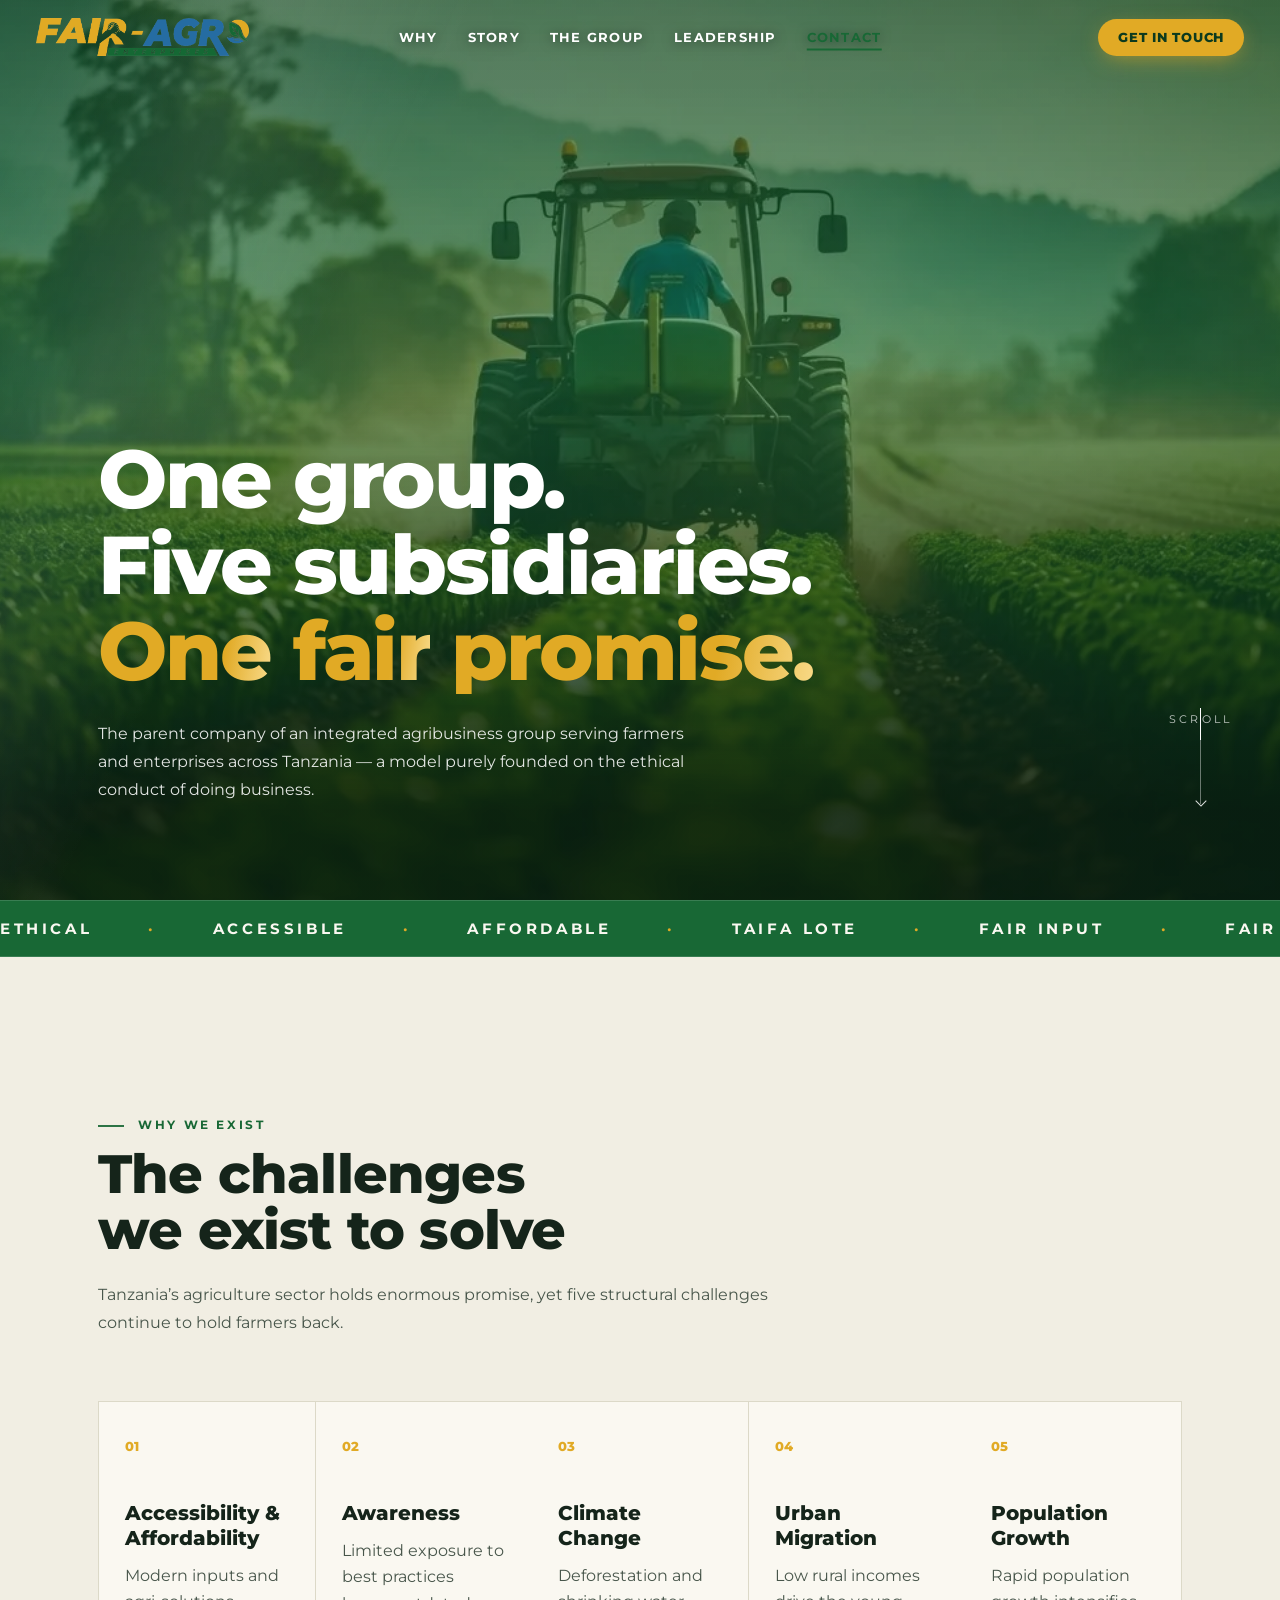
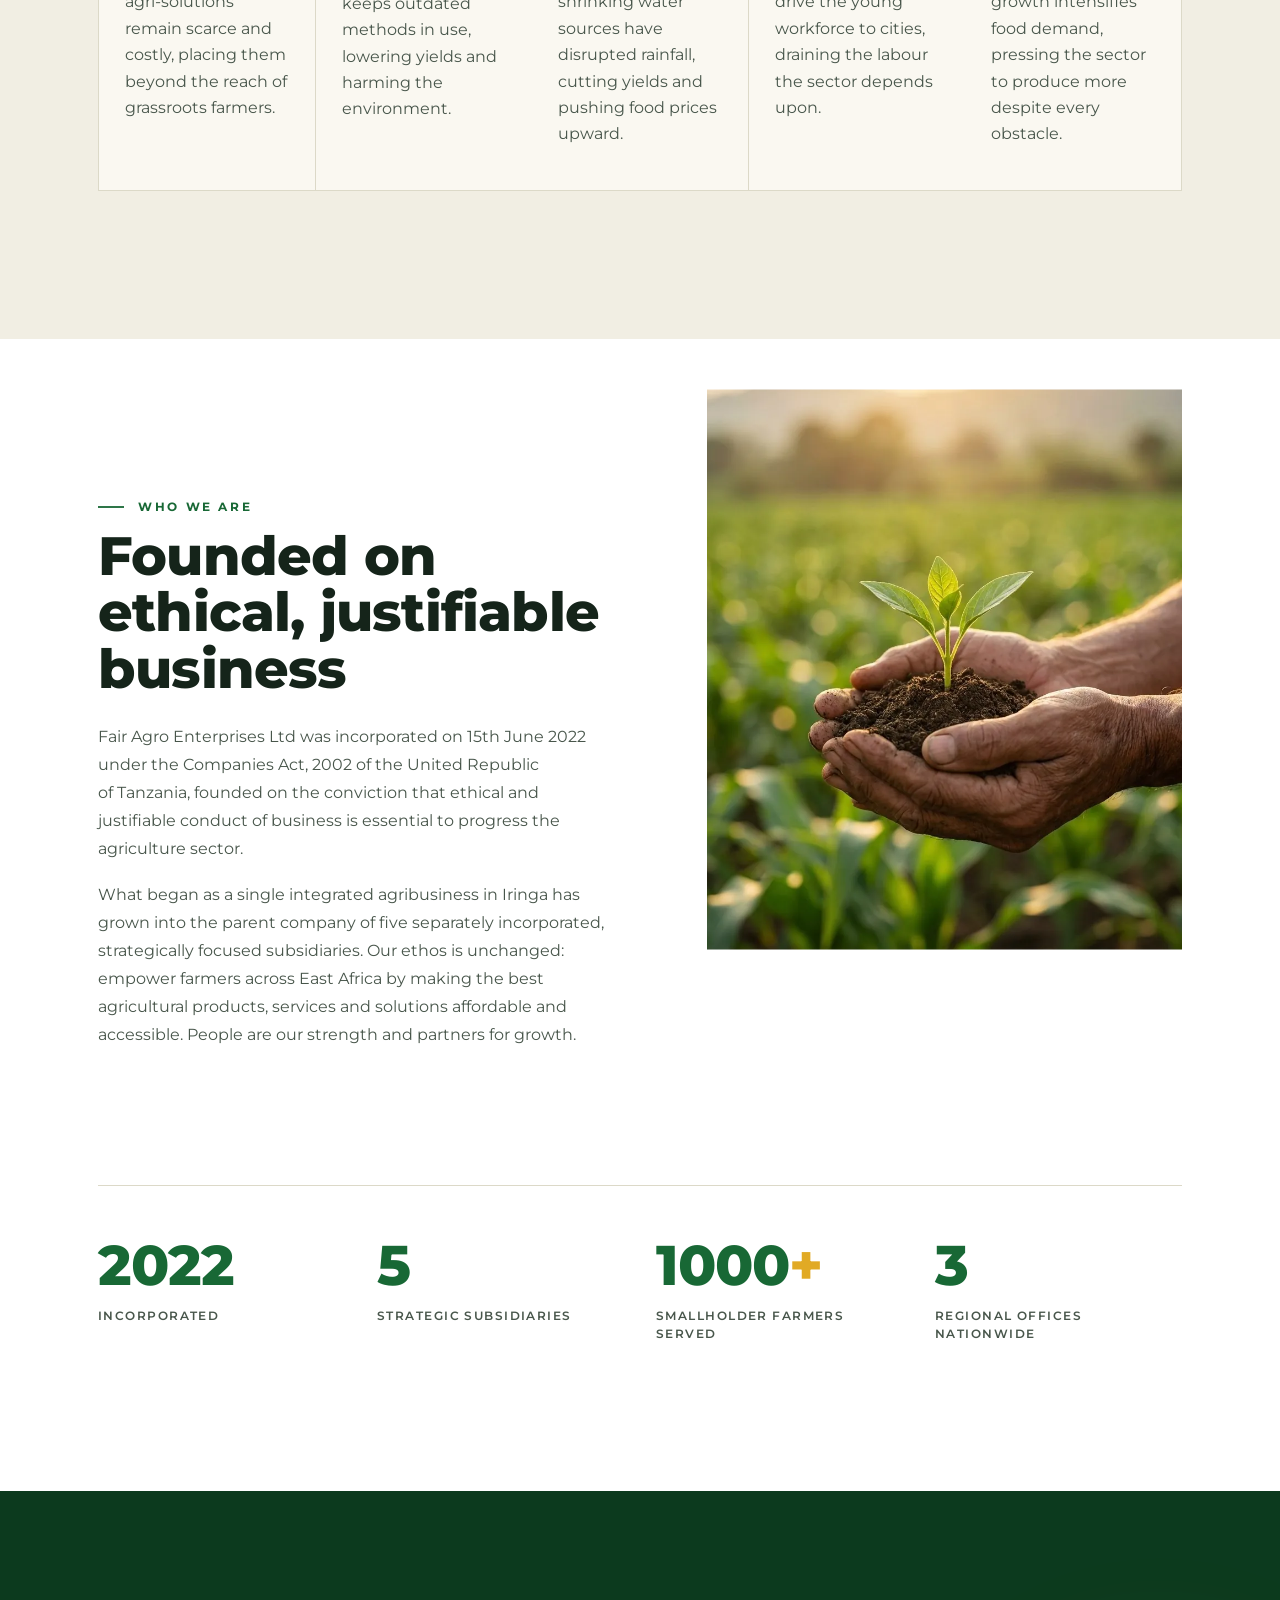
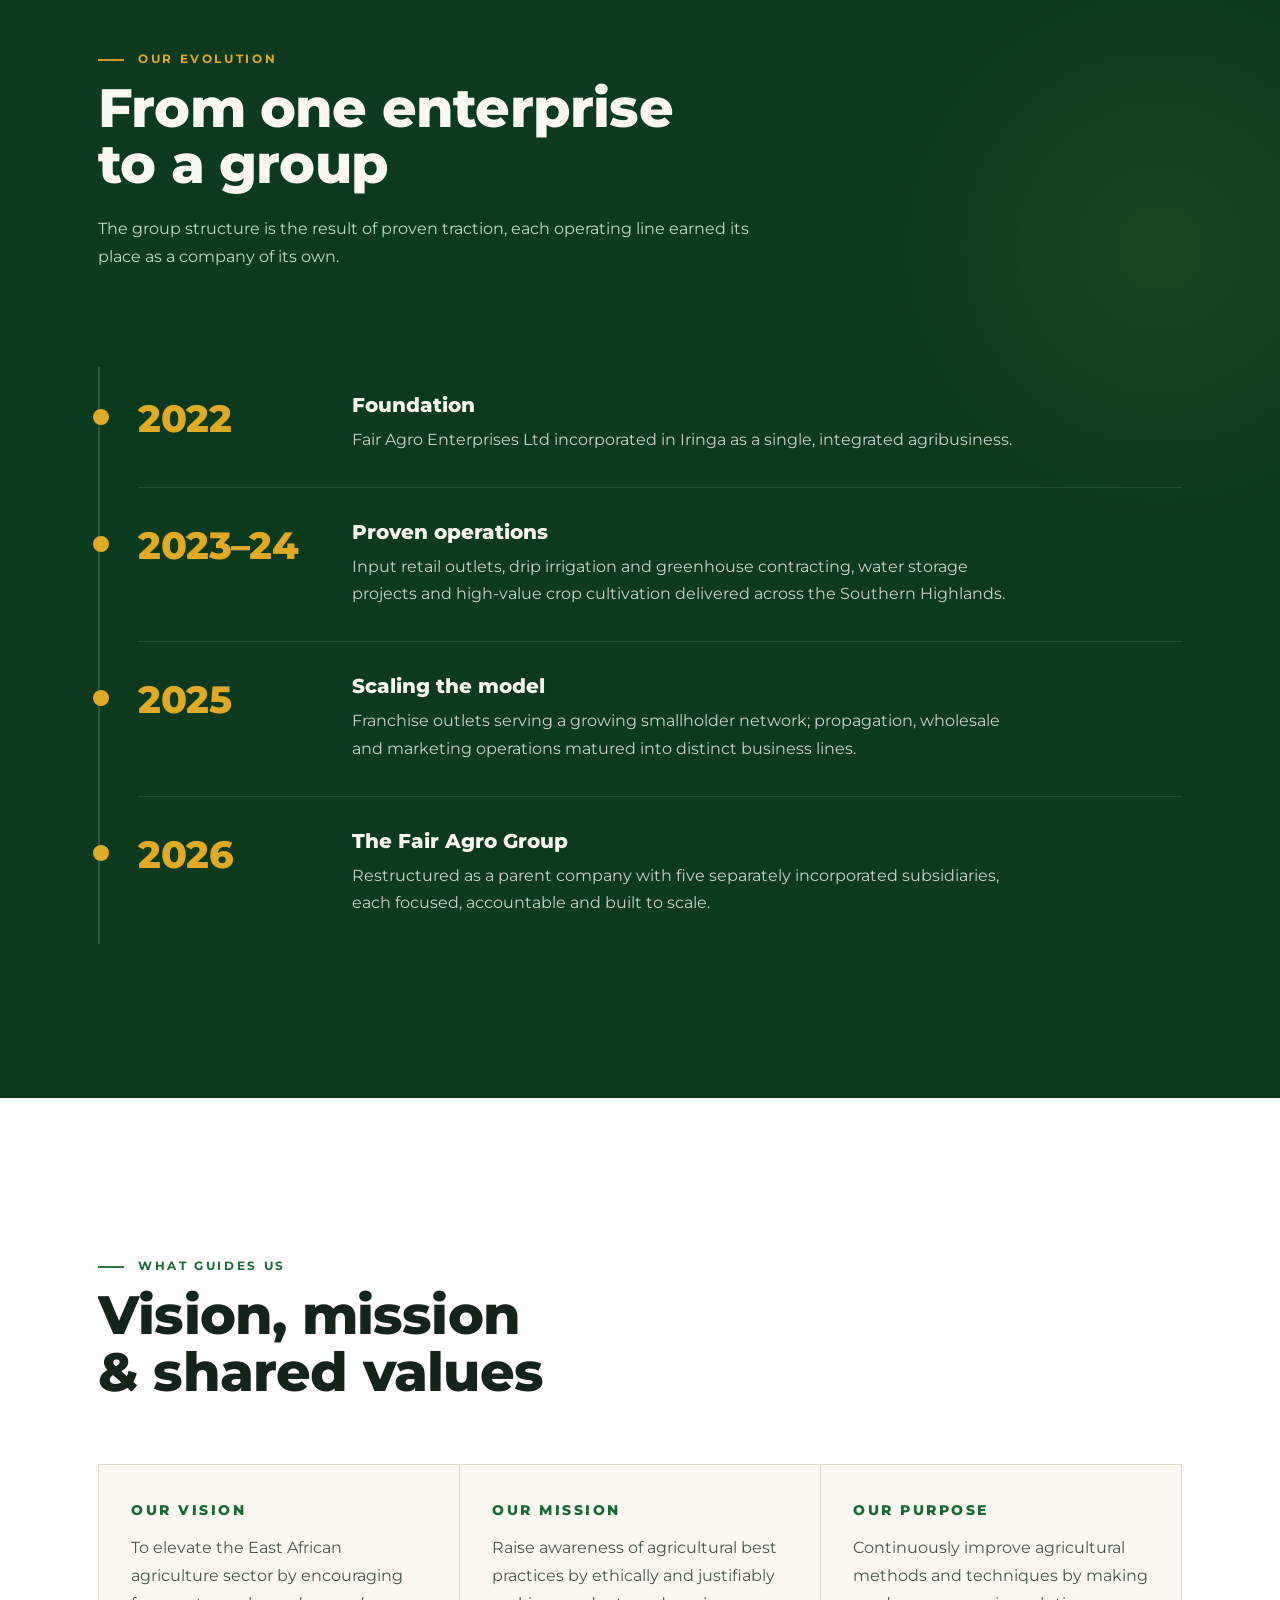
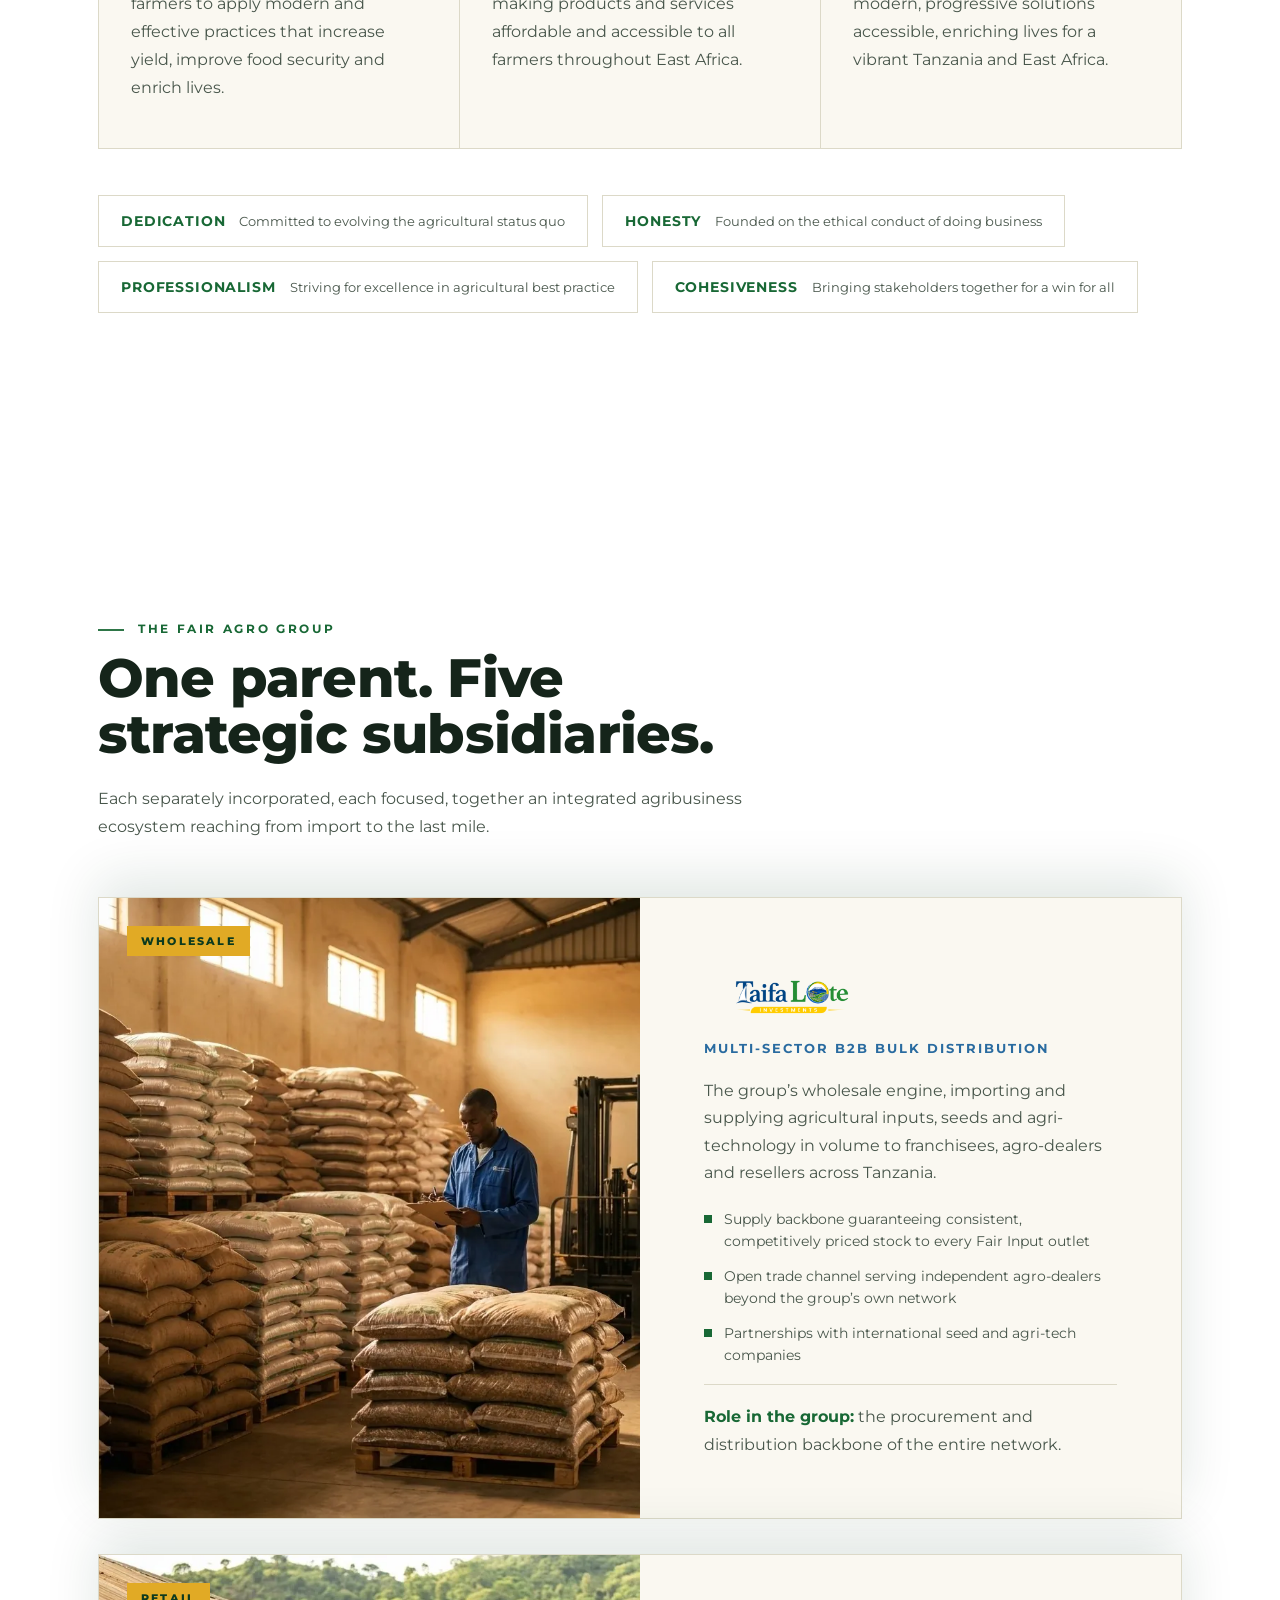
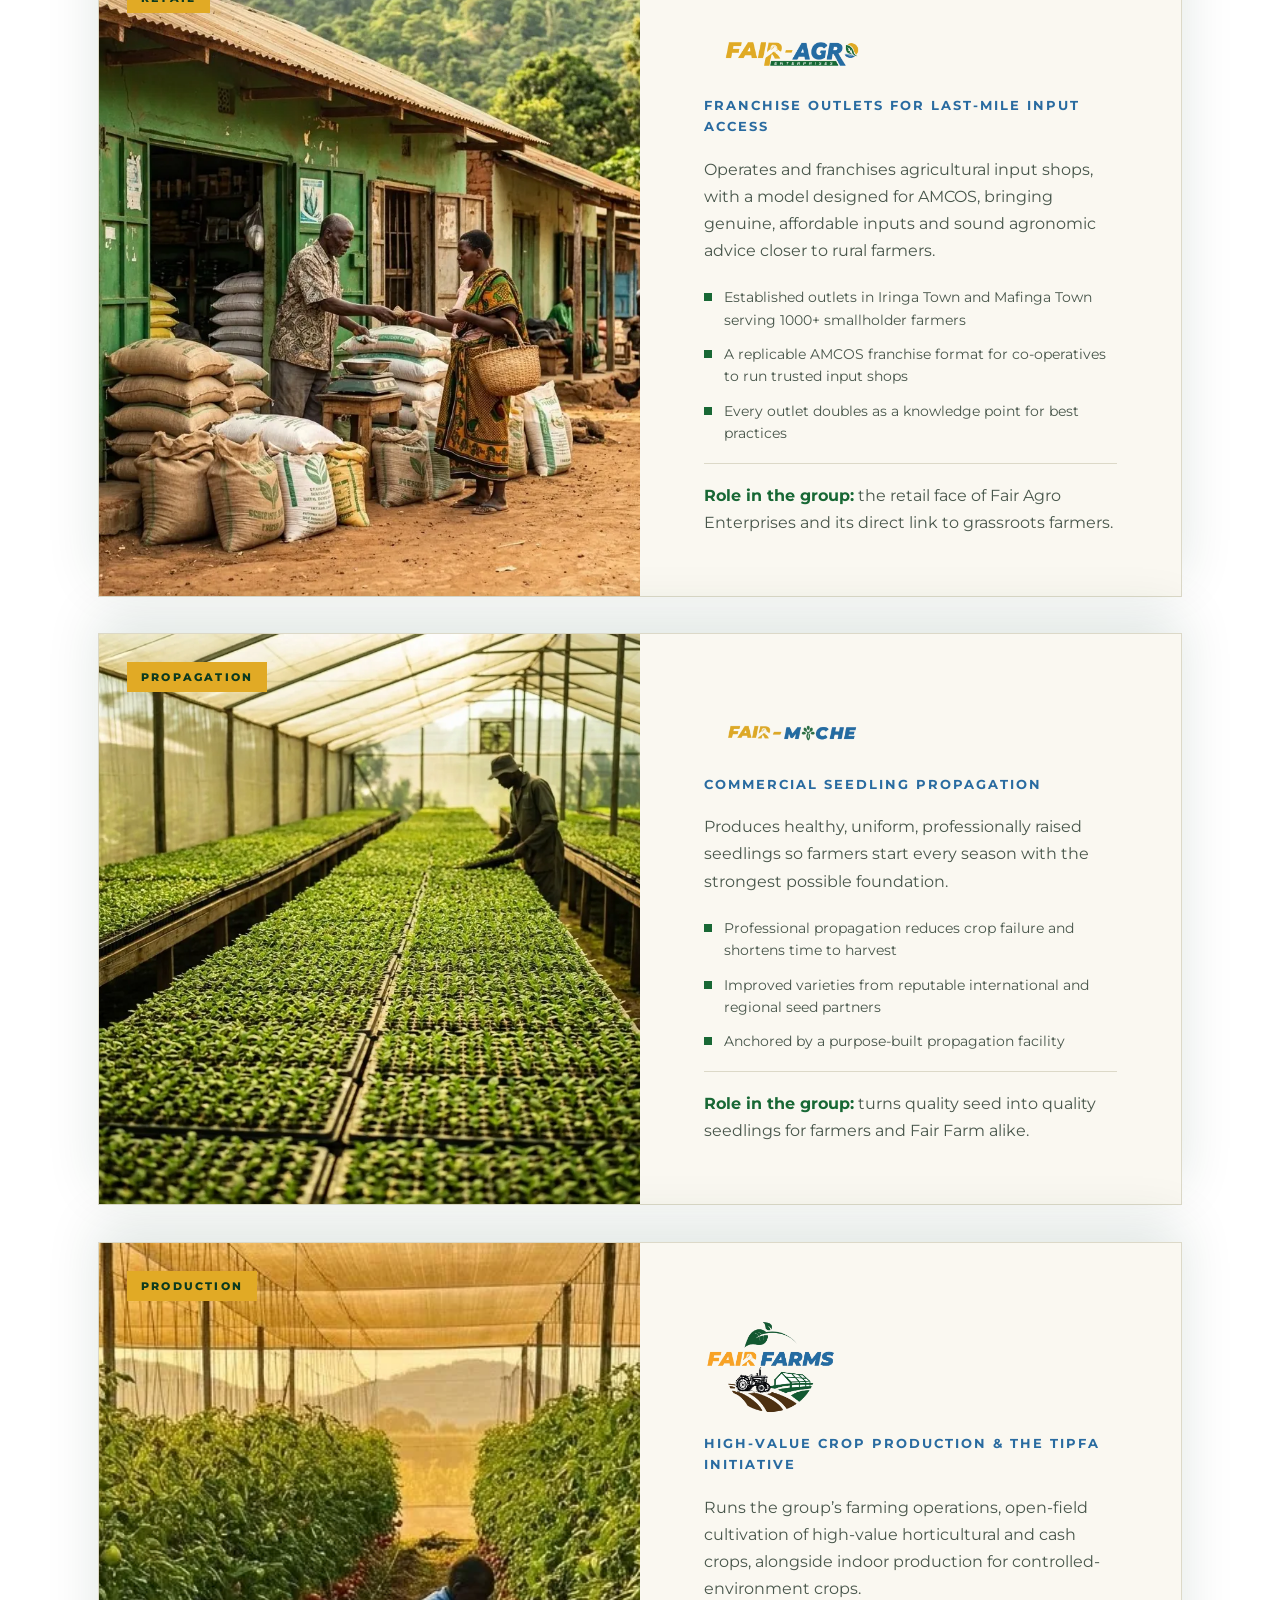
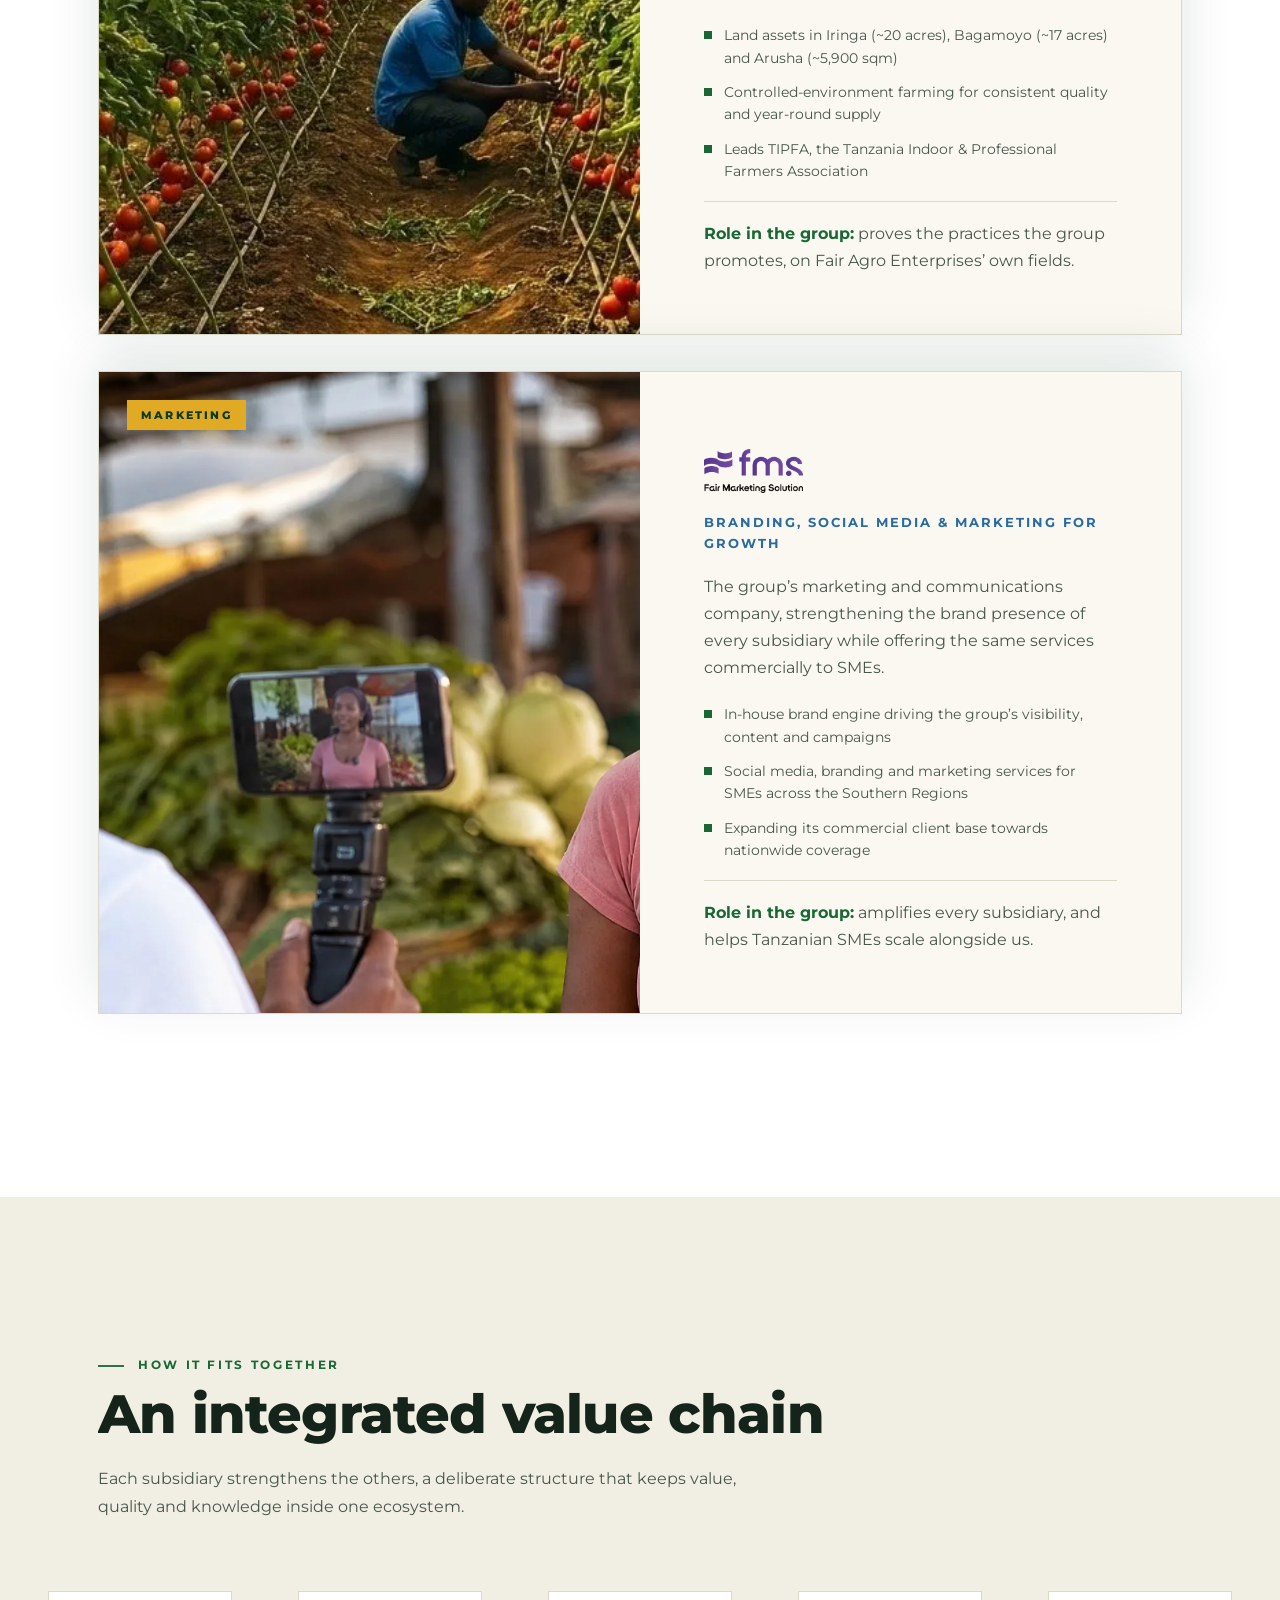
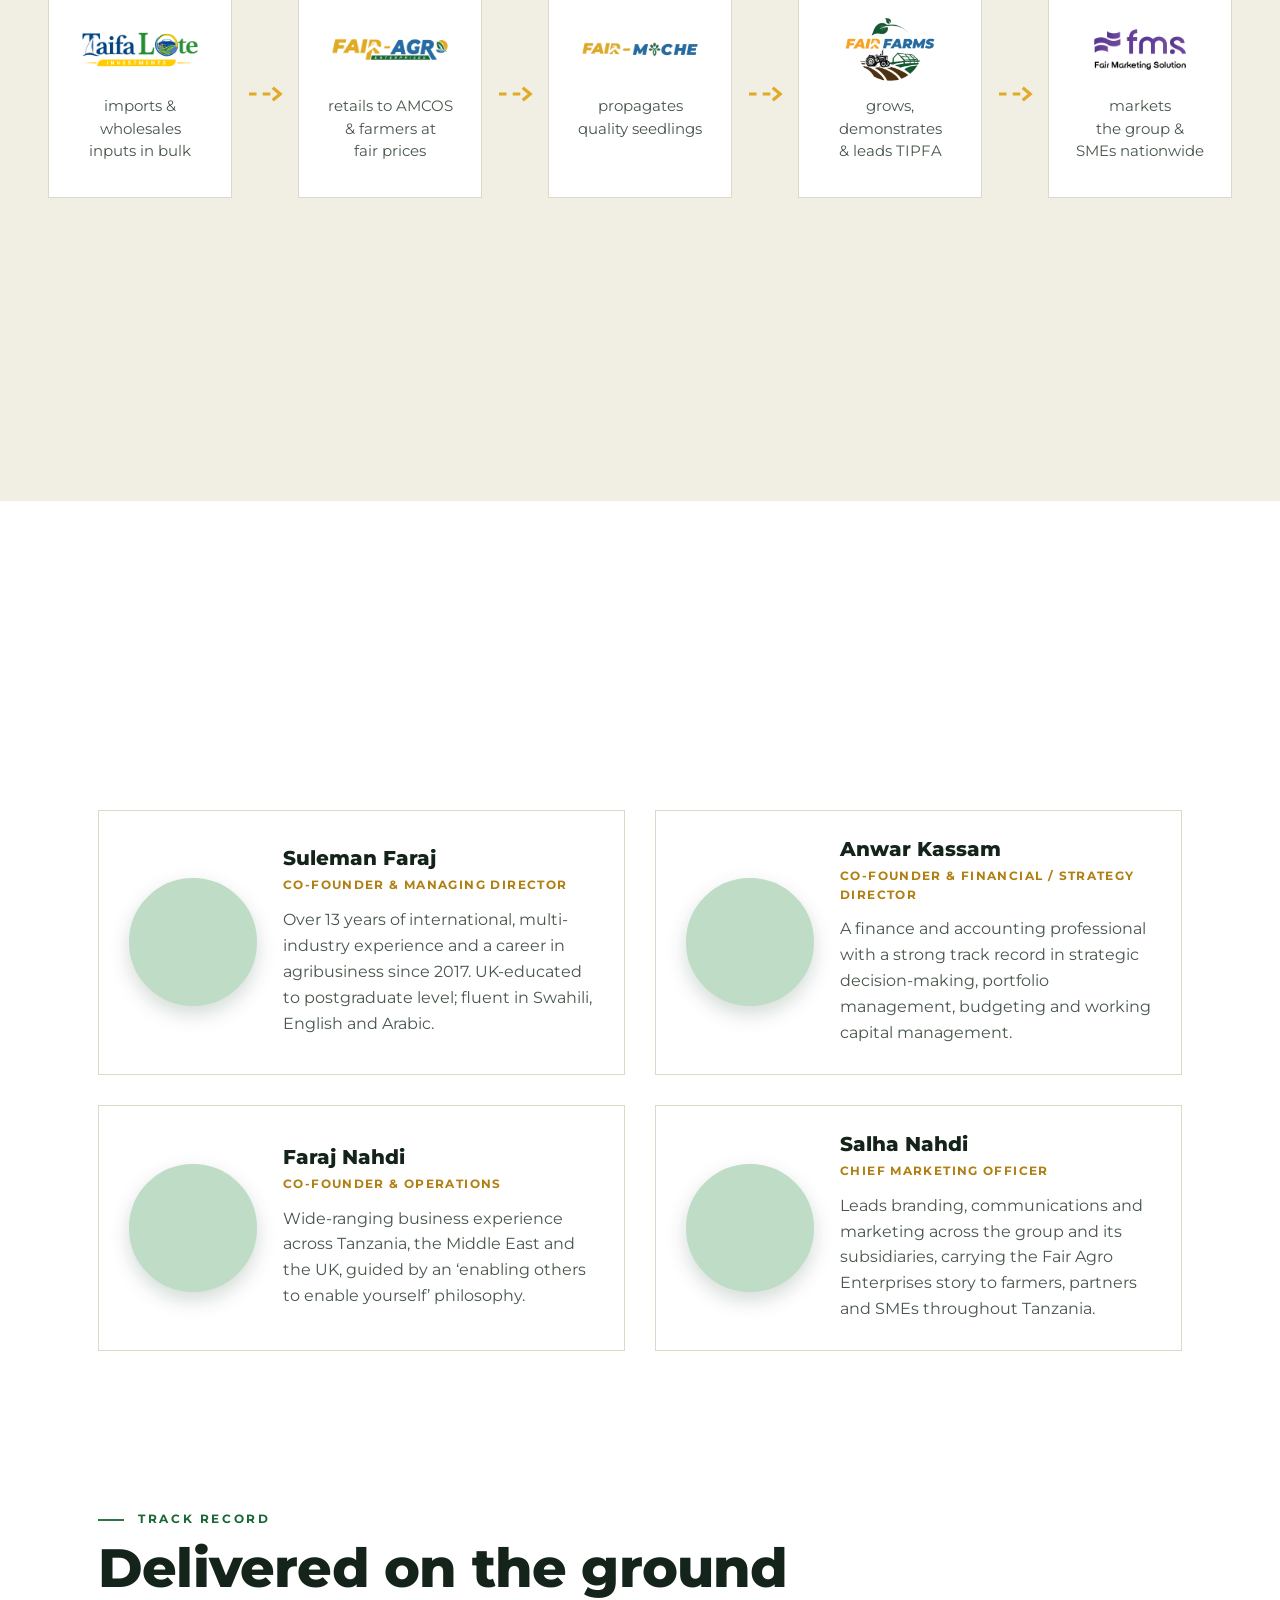
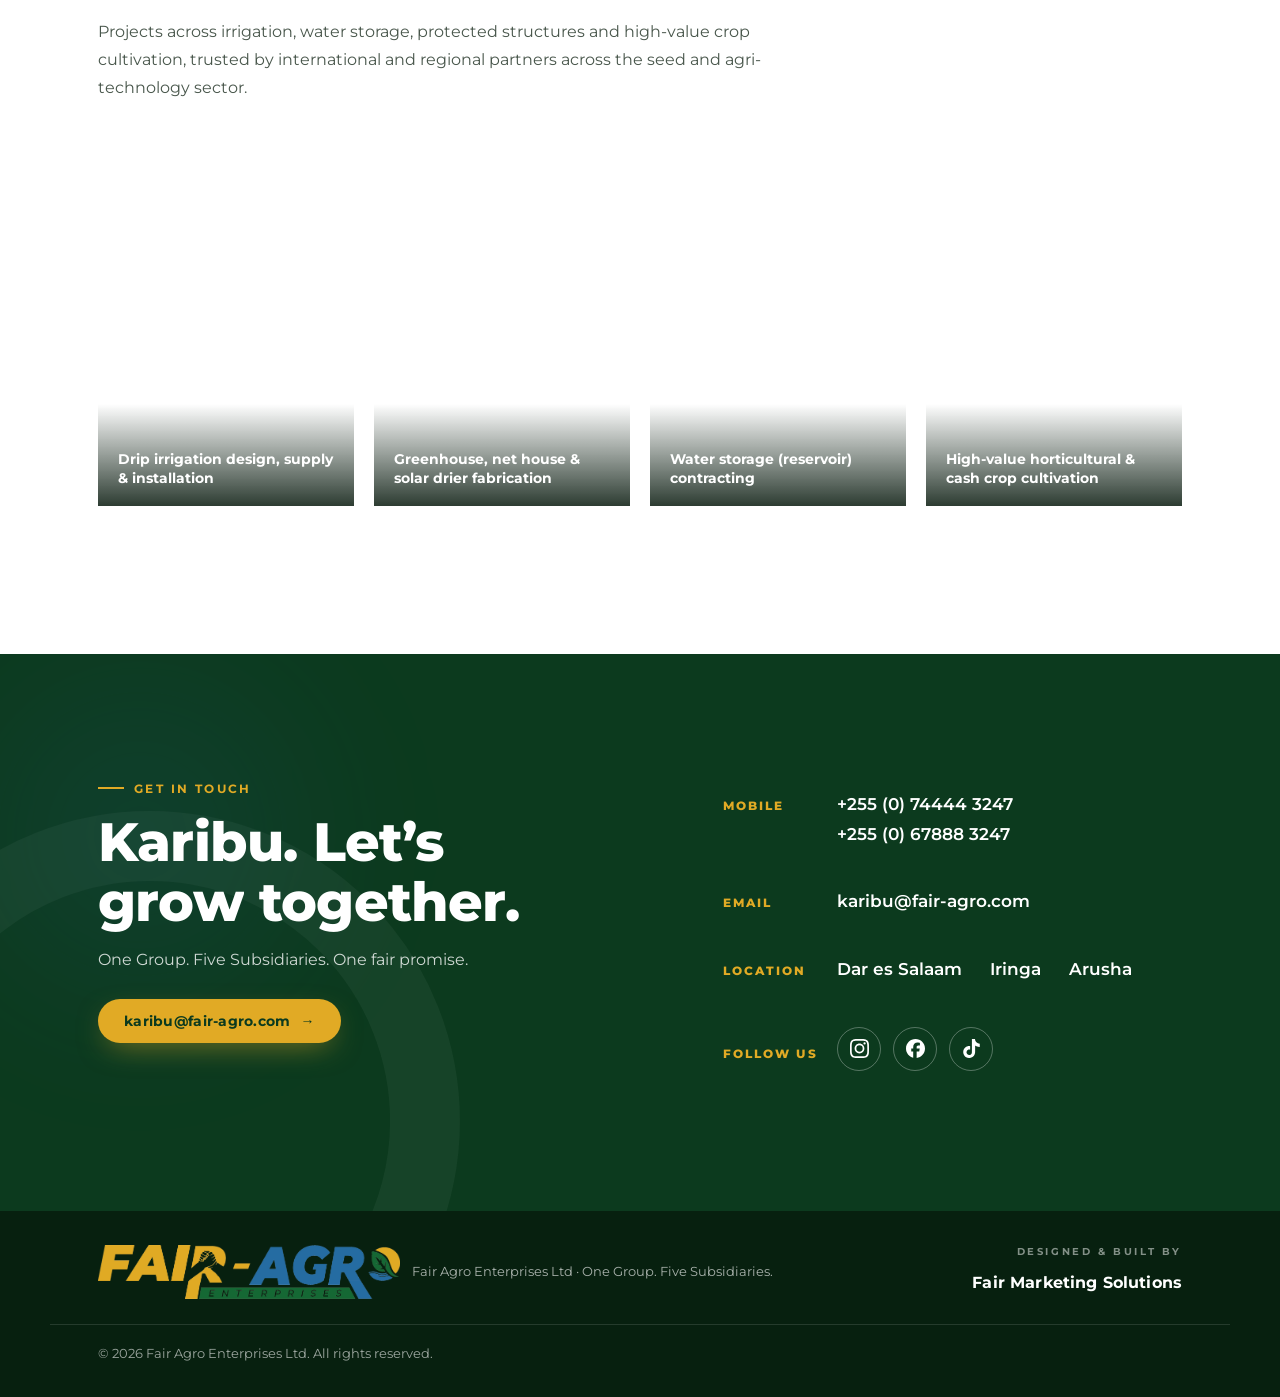
<file: deploy/index.html>
<!DOCTYPE html>
<html lang="en"><head>
<meta charset="UTF-8">
<meta name="viewport" content="width=device-width, initial-scale=1.0">
<title>Fair Agro Group — One Group. Five Subsidiaries.</title>
<link rel="icon" href="favicon.svg" type="image/svg+xml">
<link rel="preload" as="image" href="assets/c05e512e-7ad7-4d55-8b09-bdf64e55a1ba.webp">
<meta name="description" content="Fair Agro Group is a Tanzanian agribusiness parent company of five subsidiaries — Taifa Lote, Fair Input, Fair Miche, Fair Farm and Fair Marketing Solutions — making quality agricultural inputs, seedlings and services affordable and accessible to farmers across East Africa.">
<meta name="keywords" content="Fair Agro, Fair Agro Enterprises, agribusiness Tanzania, agricultural inputs Tanzania, seedling propagation, Taifa Lote, Fair Input, Fair Miche, Fair Farm, Fair Marketing Solutions, AMCOS, drip irrigation Tanzania, farming East Africa, agriculture Iringa">
<meta name="author" content="Fair Agro Enterprises Ltd">
<meta name="robots" content="index, follow, max-image-preview:large, max-snippet:-1, max-video-preview:-1">
<meta name="theme-color" content="#0C3A1E">
<link rel="canonical" href="https://fair-agro.com/">
<meta property="og:type" content="website">
<meta property="og:site_name" content="Fair Agro Group">
<meta property="og:title" content="Fair Agro Group — One Group. Five Subsidiaries.">
<meta property="og:description" content="A Tanzanian agribusiness group serving farmers across East Africa — parent to Taifa Lote, Fair Input, Fair Miche, Fair Farm and Fair Marketing Solutions.">
<meta property="og:url" content="https://fair-agro.com/">
<meta property="og:image" content="https://fair-agro.com/og-image.jpg">
<meta property="og:locale" content="en_US">
<meta name="twitter:card" content="summary_large_image">
<meta name="twitter:title" content="Fair Agro Group — One Group. Five Subsidiaries.">
<meta name="twitter:description" content="A Tanzanian agribusiness group making quality inputs, seedlings and services affordable and accessible to East African farmers.">
<meta name="twitter:image" content="https://fair-agro.com/og-image.jpg">
<script type="application/ld+json">
{
  "@context": "https://schema.org",
  "@graph": [
    {
      "@type": ["Organization", "Corporation"],
      "@id": "https://fair-agro.com/#organization",
      "name": "Fair Agro Enterprises Ltd",
      "alternateName": "Fair Agro Group",
      "url": "https://fair-agro.com/",
      "email": "karibu@fair-agro.com",
      "description": "Fair Agro Enterprises Ltd is a Tanzanian agribusiness group and the parent company of five separately incorporated subsidiaries, making quality agricultural inputs, seedlings, produce and marketing services affordable and accessible to farmers across East Africa.",
      "foundingDate": "2022-06-15",
      "slogan": "One Group. Five Subsidiaries. One fair promise.",
      "knowsLanguage": ["en", "sw"],
      "areaServed": [
        { "@type": "Country", "name": "Tanzania" },
        { "@type": "Place", "name": "East Africa" }
      ],
      "address": {
        "@type": "PostalAddress",
        "addressCountry": "TZ",
        "addressRegion": "Iringa"
      },
      "location": [
        { "@type": "Place", "name": "Dar es Salaam, Tanzania" },
        { "@type": "Place", "name": "Iringa, Tanzania" },
        { "@type": "Place", "name": "Arusha, Tanzania" }
      ],
      "contactPoint": [{
        "@type": "ContactPoint",
        "contactType": "customer service",
        "email": "karibu@fair-agro.com",
        "telephone": ["+255744443247", "+255678883247"],
        "areaServed": "TZ",
        "availableLanguage": ["English", "Swahili"]
      }],
      "sameAs": [
        "https://www.instagram.com/fairagrotz/",
        "https://www.facebook.com/profile.php?id=61582799550008",
        "https://www.tiktok.com/@fairagrotz"
      ],
      "founder": [
        { "@type": "Person", "name": "Suleman Faraj", "jobTitle": "Co-Founder & Managing Director" },
        { "@type": "Person", "name": "Anwar Kassam", "jobTitle": "Co-Founder & Financial / Strategy Director" },
        { "@type": "Person", "name": "Faraj Nahdi", "jobTitle": "Co-Founder & Operations" },
        { "@type": "Person", "name": "Salha Nahdi", "jobTitle": "Chief Marketing Officer" }
      ],
      "subOrganization": [
        { "@type": "Organization", "name": "Taifa Lote Investments", "description": "Multi-sector B2B bulk distribution — the group's wholesale engine importing and supplying agricultural inputs, seeds and agri-technology in volume." },
        { "@type": "Organization", "name": "Fair Input", "description": "Franchise outlets for last-mile input access, bringing genuine, affordable agricultural inputs and agronomic advice to rural farmers." },
        { "@type": "Organization", "name": "Fair Miche", "description": "Commercial seedling propagation producing healthy, uniform, professionally raised seedlings." },
        { "@type": "Organization", "name": "Fair Farm", "description": "High-value crop production and the TIPFA (Tanzania Indoor & Professional Farmers Association) initiative." },
        { "@type": "Organization", "name": "Fair Marketing Solutions", "description": "Branding, social media and marketing for the group and for SMEs across Tanzania." }
      ]
    },
    {
      "@type": "WebSite",
      "@id": "https://fair-agro.com/#website",
      "url": "https://fair-agro.com/",
      "name": "Fair Agro Group",
      "publisher": { "@id": "https://fair-agro.com/#organization" },
      "inLanguage": "en"
    },
    {
      "@type": "FAQPage",
      "@id": "https://fair-agro.com/#faq",
      "mainEntity": [
        {
          "@type": "Question",
          "name": "What is Fair Agro Group?",
          "acceptedAnswer": { "@type": "Answer", "text": "Fair Agro Enterprises Ltd (Fair Agro Group) is a Tanzanian agribusiness parent company incorporated in 2022. It operates five separately incorporated subsidiaries that together form an integrated agribusiness ecosystem serving farmers across Tanzania and East Africa." }
        },
        {
          "@type": "Question",
          "name": "What are the five Fair Agro subsidiaries?",
          "acceptedAnswer": { "@type": "Answer", "text": "The five subsidiaries are Taifa Lote (B2B bulk wholesale distribution), Fair Input (franchise input-retail outlets), Fair Miche (commercial seedling propagation), Fair Farm (high-value crop production and the TIPFA initiative), and Fair Marketing Solutions (branding and marketing)." }
        },
        {
          "@type": "Question",
          "name": "Where is Fair Agro located?",
          "acceptedAnswer": { "@type": "Answer", "text": "Fair Agro operates from regional offices in Dar es Salaam, Iringa and Arusha in Tanzania, and serves smallholder farmers across the country and the wider East Africa region." }
        },
        {
          "@type": "Question",
          "name": "How can I contact Fair Agro?",
          "acceptedAnswer": { "@type": "Answer", "text": "You can reach Fair Agro by email at karibu@fair-agro.com or by phone on +255 (0) 74444 3247 and +255 (0) 67888 3247." }
        }
      ]
    }
  ]
}
</script>
<link rel="preconnect" href="https://fonts.googleapis.com">
<link rel="preconnect" href="https://fonts.gstatic.com" crossorigin="">
<style>/* cyrillic-ext */
@font-face {
  font-family: 'Montserrat';
  font-style: normal;
  font-weight: 400;
  font-display: swap;
  src: url("assets/3f4cb85e-a594-4724-96e5-827822abfc44.woff2") format('woff2');
  unicode-range: U+0460-052F, U+1C80-1C8A, U+20B4, U+2DE0-2DFF, U+A640-A69F, U+FE2E-FE2F;
}
/* cyrillic */
@font-face {
  font-family: 'Montserrat';
  font-style: normal;
  font-weight: 400;
  font-display: swap;
  src: url("assets/e32adec2-aa64-4915-b183-4f18e19571ed.woff2") format('woff2');
  unicode-range: U+0301, U+0400-045F, U+0490-0491, U+04B0-04B1, U+2116;
}
/* vietnamese */
@font-face {
  font-family: 'Montserrat';
  font-style: normal;
  font-weight: 400;
  font-display: swap;
  src: url("assets/bc40e143-005e-4a81-a459-972c11ee6ba7.woff2") format('woff2');
  unicode-range: U+0102-0103, U+0110-0111, U+0128-0129, U+0168-0169, U+01A0-01A1, U+01AF-01B0, U+0300-0301, U+0303-0304, U+0308-0309, U+0323, U+0329, U+1EA0-1EF9, U+20AB;
}
/* latin-ext */
@font-face {
  font-family: 'Montserrat';
  font-style: normal;
  font-weight: 400;
  font-display: swap;
  src: url("assets/9cd5b946-e4eb-4e2c-ae87-1f22cffd53ef.woff2") format('woff2');
  unicode-range: U+0100-02BA, U+02BD-02C5, U+02C7-02CC, U+02CE-02D7, U+02DD-02FF, U+0304, U+0308, U+0329, U+1D00-1DBF, U+1E00-1E9F, U+1EF2-1EFF, U+2020, U+20A0-20AB, U+20AD-20C0, U+2113, U+2C60-2C7F, U+A720-A7FF;
}
/* latin */
@font-face {
  font-family: 'Montserrat';
  font-style: normal;
  font-weight: 400;
  font-display: swap;
  src: url("assets/f29576c3-29a1-4c81-9626-ee4822689b5f.woff2") format('woff2');
  unicode-range: U+0000-00FF, U+0131, U+0152-0153, U+02BB-02BC, U+02C6, U+02DA, U+02DC, U+0304, U+0308, U+0329, U+2000-206F, U+20AC, U+2122, U+2191, U+2193, U+2212, U+2215, U+FEFF, U+FFFD;
}
/* cyrillic-ext */
@font-face {
  font-family: 'Montserrat';
  font-style: normal;
  font-weight: 500;
  font-display: swap;
  src: url("assets/3f4cb85e-a594-4724-96e5-827822abfc44.woff2") format('woff2');
  unicode-range: U+0460-052F, U+1C80-1C8A, U+20B4, U+2DE0-2DFF, U+A640-A69F, U+FE2E-FE2F;
}
/* cyrillic */
@font-face {
  font-family: 'Montserrat';
  font-style: normal;
  font-weight: 500;
  font-display: swap;
  src: url("assets/e32adec2-aa64-4915-b183-4f18e19571ed.woff2") format('woff2');
  unicode-range: U+0301, U+0400-045F, U+0490-0491, U+04B0-04B1, U+2116;
}
/* vietnamese */
@font-face {
  font-family: 'Montserrat';
  font-style: normal;
  font-weight: 500;
  font-display: swap;
  src: url("assets/bc40e143-005e-4a81-a459-972c11ee6ba7.woff2") format('woff2');
  unicode-range: U+0102-0103, U+0110-0111, U+0128-0129, U+0168-0169, U+01A0-01A1, U+01AF-01B0, U+0300-0301, U+0303-0304, U+0308-0309, U+0323, U+0329, U+1EA0-1EF9, U+20AB;
}
/* latin-ext */
@font-face {
  font-family: 'Montserrat';
  font-style: normal;
  font-weight: 500;
  font-display: swap;
  src: url("assets/9cd5b946-e4eb-4e2c-ae87-1f22cffd53ef.woff2") format('woff2');
  unicode-range: U+0100-02BA, U+02BD-02C5, U+02C7-02CC, U+02CE-02D7, U+02DD-02FF, U+0304, U+0308, U+0329, U+1D00-1DBF, U+1E00-1E9F, U+1EF2-1EFF, U+2020, U+20A0-20AB, U+20AD-20C0, U+2113, U+2C60-2C7F, U+A720-A7FF;
}
/* latin */
@font-face {
  font-family: 'Montserrat';
  font-style: normal;
  font-weight: 500;
  font-display: swap;
  src: url("assets/f29576c3-29a1-4c81-9626-ee4822689b5f.woff2") format('woff2');
  unicode-range: U+0000-00FF, U+0131, U+0152-0153, U+02BB-02BC, U+02C6, U+02DA, U+02DC, U+0304, U+0308, U+0329, U+2000-206F, U+20AC, U+2122, U+2191, U+2193, U+2212, U+2215, U+FEFF, U+FFFD;
}
/* cyrillic-ext */
@font-face {
  font-family: 'Montserrat';
  font-style: normal;
  font-weight: 600;
  font-display: swap;
  src: url("assets/3f4cb85e-a594-4724-96e5-827822abfc44.woff2") format('woff2');
  unicode-range: U+0460-052F, U+1C80-1C8A, U+20B4, U+2DE0-2DFF, U+A640-A69F, U+FE2E-FE2F;
}
/* cyrillic */
@font-face {
  font-family: 'Montserrat';
  font-style: normal;
  font-weight: 600;
  font-display: swap;
  src: url("assets/e32adec2-aa64-4915-b183-4f18e19571ed.woff2") format('woff2');
  unicode-range: U+0301, U+0400-045F, U+0490-0491, U+04B0-04B1, U+2116;
}
/* vietnamese */
@font-face {
  font-family: 'Montserrat';
  font-style: normal;
  font-weight: 600;
  font-display: swap;
  src: url("assets/bc40e143-005e-4a81-a459-972c11ee6ba7.woff2") format('woff2');
  unicode-range: U+0102-0103, U+0110-0111, U+0128-0129, U+0168-0169, U+01A0-01A1, U+01AF-01B0, U+0300-0301, U+0303-0304, U+0308-0309, U+0323, U+0329, U+1EA0-1EF9, U+20AB;
}
/* latin-ext */
@font-face {
  font-family: 'Montserrat';
  font-style: normal;
  font-weight: 600;
  font-display: swap;
  src: url("assets/9cd5b946-e4eb-4e2c-ae87-1f22cffd53ef.woff2") format('woff2');
  unicode-range: U+0100-02BA, U+02BD-02C5, U+02C7-02CC, U+02CE-02D7, U+02DD-02FF, U+0304, U+0308, U+0329, U+1D00-1DBF, U+1E00-1E9F, U+1EF2-1EFF, U+2020, U+20A0-20AB, U+20AD-20C0, U+2113, U+2C60-2C7F, U+A720-A7FF;
}
/* latin */
@font-face {
  font-family: 'Montserrat';
  font-style: normal;
  font-weight: 600;
  font-display: swap;
  src: url("assets/f29576c3-29a1-4c81-9626-ee4822689b5f.woff2") format('woff2');
  unicode-range: U+0000-00FF, U+0131, U+0152-0153, U+02BB-02BC, U+02C6, U+02DA, U+02DC, U+0304, U+0308, U+0329, U+2000-206F, U+20AC, U+2122, U+2191, U+2193, U+2212, U+2215, U+FEFF, U+FFFD;
}
/* cyrillic-ext */
@font-face {
  font-family: 'Montserrat';
  font-style: normal;
  font-weight: 700;
  font-display: swap;
  src: url("assets/3f4cb85e-a594-4724-96e5-827822abfc44.woff2") format('woff2');
  unicode-range: U+0460-052F, U+1C80-1C8A, U+20B4, U+2DE0-2DFF, U+A640-A69F, U+FE2E-FE2F;
}
/* cyrillic */
@font-face {
  font-family: 'Montserrat';
  font-style: normal;
  font-weight: 700;
  font-display: swap;
  src: url("assets/e32adec2-aa64-4915-b183-4f18e19571ed.woff2") format('woff2');
  unicode-range: U+0301, U+0400-045F, U+0490-0491, U+04B0-04B1, U+2116;
}
/* vietnamese */
@font-face {
  font-family: 'Montserrat';
  font-style: normal;
  font-weight: 700;
  font-display: swap;
  src: url("assets/bc40e143-005e-4a81-a459-972c11ee6ba7.woff2") format('woff2');
  unicode-range: U+0102-0103, U+0110-0111, U+0128-0129, U+0168-0169, U+01A0-01A1, U+01AF-01B0, U+0300-0301, U+0303-0304, U+0308-0309, U+0323, U+0329, U+1EA0-1EF9, U+20AB;
}
/* latin-ext */
@font-face {
  font-family: 'Montserrat';
  font-style: normal;
  font-weight: 700;
  font-display: swap;
  src: url("assets/9cd5b946-e4eb-4e2c-ae87-1f22cffd53ef.woff2") format('woff2');
  unicode-range: U+0100-02BA, U+02BD-02C5, U+02C7-02CC, U+02CE-02D7, U+02DD-02FF, U+0304, U+0308, U+0329, U+1D00-1DBF, U+1E00-1E9F, U+1EF2-1EFF, U+2020, U+20A0-20AB, U+20AD-20C0, U+2113, U+2C60-2C7F, U+A720-A7FF;
}
/* latin */
@font-face {
  font-family: 'Montserrat';
  font-style: normal;
  font-weight: 700;
  font-display: swap;
  src: url("assets/f29576c3-29a1-4c81-9626-ee4822689b5f.woff2") format('woff2');
  unicode-range: U+0000-00FF, U+0131, U+0152-0153, U+02BB-02BC, U+02C6, U+02DA, U+02DC, U+0304, U+0308, U+0329, U+2000-206F, U+20AC, U+2122, U+2191, U+2193, U+2212, U+2215, U+FEFF, U+FFFD;
}
/* cyrillic-ext */
@font-face {
  font-family: 'Montserrat';
  font-style: normal;
  font-weight: 800;
  font-display: swap;
  src: url("assets/3f4cb85e-a594-4724-96e5-827822abfc44.woff2") format('woff2');
  unicode-range: U+0460-052F, U+1C80-1C8A, U+20B4, U+2DE0-2DFF, U+A640-A69F, U+FE2E-FE2F;
}
/* cyrillic */
@font-face {
  font-family: 'Montserrat';
  font-style: normal;
  font-weight: 800;
  font-display: swap;
  src: url("assets/e32adec2-aa64-4915-b183-4f18e19571ed.woff2") format('woff2');
  unicode-range: U+0301, U+0400-045F, U+0490-0491, U+04B0-04B1, U+2116;
}
/* vietnamese */
@font-face {
  font-family: 'Montserrat';
  font-style: normal;
  font-weight: 800;
  font-display: swap;
  src: url("assets/bc40e143-005e-4a81-a459-972c11ee6ba7.woff2") format('woff2');
  unicode-range: U+0102-0103, U+0110-0111, U+0128-0129, U+0168-0169, U+01A0-01A1, U+01AF-01B0, U+0300-0301, U+0303-0304, U+0308-0309, U+0323, U+0329, U+1EA0-1EF9, U+20AB;
}
/* latin-ext */
@font-face {
  font-family: 'Montserrat';
  font-style: normal;
  font-weight: 800;
  font-display: swap;
  src: url("assets/9cd5b946-e4eb-4e2c-ae87-1f22cffd53ef.woff2") format('woff2');
  unicode-range: U+0100-02BA, U+02BD-02C5, U+02C7-02CC, U+02CE-02D7, U+02DD-02FF, U+0304, U+0308, U+0329, U+1D00-1DBF, U+1E00-1E9F, U+1EF2-1EFF, U+2020, U+20A0-20AB, U+20AD-20C0, U+2113, U+2C60-2C7F, U+A720-A7FF;
}
/* latin */
@font-face {
  font-family: 'Montserrat';
  font-style: normal;
  font-weight: 800;
  font-display: swap;
  src: url("assets/f29576c3-29a1-4c81-9626-ee4822689b5f.woff2") format('woff2');
  unicode-range: U+0000-00FF, U+0131, U+0152-0153, U+02BB-02BC, U+02C6, U+02DA, U+02DC, U+0304, U+0308, U+0329, U+2000-206F, U+20AC, U+2122, U+2191, U+2193, U+2212, U+2215, U+FEFF, U+FFFD;
}
</style>
<style>/* Fair Agro Group — motion site styles */
:root{
  --paper:#FAF8F1; --paper-2:#F1EEE3; --ink:#15241A; --ink-2:#48564B; --rule:#DCD9C8;
  --green:#186835; --green-deep:#0C3A1E; --green-soft:#BFDCC6;
  --mustard:#E1AA25; --gold:#B07F12; --blue:#296BA0;
  --marquee-dur:26s; --rise:46px; --dur:.9s; --ease:cubic-bezier(.22,.8,.24,1);
}
*{box-sizing:border-box}
html{scroll-behavior:smooth}
body{margin:0;background:var(--paper);color:var(--ink);font-family:'Montserrat',sans-serif;
  -webkit-font-smoothing:antialiased;overflow-x:hidden}
img{display:block;max-width:100%}
a{color:inherit;text-decoration:none}
.wrap{max-width:1180px;margin:0 auto;padding:0 48px}
section{position:relative}

/* type */
.kicker{font-size:12px;font-weight:700;letter-spacing:.22em;text-transform:uppercase;color:var(--gold)}
.kicker.green{color:var(--green)}
h1,h2,h3{margin:0;font-weight:800;letter-spacing:-.015em;line-height:1.05}
.display{font-size:clamp(44px,6.4vw,92px)}
.h2{font-size:clamp(34px,4.2vw,58px);margin:14px 0 0}
.lede{font-size:16px;line-height:1.75;color:var(--ink-2);max-width:62ch}
.tri{display:flex;height:6px;width:132px}
.tri div{flex:1}
.tri .a{background:var(--green)}.tri .b{background:var(--mustard)}.tri .c{background:var(--blue)}

/* progress + nav */
#progress{position:fixed;top:0;left:0;height:3px;width:100%;z-index:90;transform-origin:0 50%;
  transform:scaleX(0);background:linear-gradient(90deg,var(--green),var(--mustard),var(--blue))}
#nav{position:fixed;top:0;left:0;right:0;z-index:80;display:flex;align-items:center;justify-content:space-between;
  gap:16px;padding:18px 36px;background:transparent;
  transition:padding .4s,background .4s,box-shadow .4s,backdrop-filter .4s}
#nav.solid{padding:9px 36px;background:rgba(250,248,241,.94);-webkit-backdrop-filter:blur(14px);backdrop-filter:blur(14px);
  box-shadow:0 1px 0 var(--rule)}
#nav .logo img{height:38px;width:auto;transition:height .4s}
#nav.solid .logo img{height:32px}
#nav .links{display:flex;gap:30px;font-size:12.5px;font-weight:700;letter-spacing:.1em;text-transform:uppercase;
  position:absolute;left:50%;top:50%;transform:translate(-50%,-50%)}
#nav .links a{color:#fff;text-shadow:0 1px 12px rgba(8,26,14,.55);transition:color .25s,text-shadow .25s}
#nav.solid .links a{color:var(--ink);text-shadow:none}
#nav .links a:hover{color:var(--mustard)}
#nav.solid .links a:hover{color:var(--green)}

/* nav get-in-touch CTA */
.nav-cta{position:relative;display:inline-flex;align-items:center;gap:10px;z-index:1;
  padding:11px 20px;border-radius:100px;overflow:hidden;isolation:isolate;
  font-size:12.5px;font-weight:800;letter-spacing:.06em;text-transform:uppercase;
  color:var(--green-deep);background:var(--mustard);
  box-shadow:0 6px 22px -6px rgba(225,170,37,.7);
  transition:transform .35s var(--ease),box-shadow .35s var(--ease),color .35s var(--ease);
  animation:ctaPulse 2.8s ease-in-out infinite}
.nav-cta::before{content:"";position:absolute;inset:0;z-index:-1;background:var(--green);
  transform:translateX(-101%);transition:transform .45s var(--ease)}
.nav-cta:hover{color:#fff;transform:translateY(-2px);box-shadow:0 12px 30px -8px rgba(24,104,53,.7);animation-play-state:paused}
.nav-cta:hover::before{transform:translateX(0)}
.nav-cta-ico{display:grid;place-items:center;width:18px;height:18px}
.nav-cta-ico svg{width:16px;height:16px;transition:transform .35s var(--ease)}
.nav-cta:hover .nav-cta-ico svg{transform:translateX(3px)}
@keyframes ctaPulse{0%,100%{box-shadow:0 6px 22px -6px rgba(225,170,37,.55)}50%{box-shadow:0 6px 26px -2px rgba(225,170,37,.95)}}
html.motion-off .nav-cta{animation:none}
@media (prefers-reduced-motion:reduce){.nav-cta{animation:none}}

/* hero */
#hero{height:100vh;min-height:640px;display:flex;align-items:flex-end;overflow:hidden;color:#fff}
#hero .bg{position:absolute;inset:-6% 0;background:url("assets/c05e512e-7ad7-4d55-8b09-bdf64e55a1ba.webp") center/cover;
  animation:kenburns 14s var(--ease) both}
#hero .shade{position:absolute;inset:0;background:
  linear-gradient(180deg,rgba(12,58,30,.55),rgba(24,104,53,.30) 42%,rgba(8,26,14,.82) 90%),
  linear-gradient(0deg,rgba(24,104,53,.34),rgba(24,104,53,.34))}
@keyframes kenburns{from{transform:scale(1.14)}to{transform:scale(1)}}
#hero .wrap{position:relative;padding-bottom:96px;width:100%}
#hero .kicker{color:var(--mustard)}
#hero h1 .wi{color:#fff}
#hero h1 .accent .wi{color:var(--mustard)}
#hero .lede{color:rgba(255,255,255,.88);margin:26px 0 0}
#hero .scrollcue{position:absolute;right:48px;bottom:96px;display:flex;flex-direction:column;align-items:center;gap:14px;
  font-size:10.5px;letter-spacing:.3em;text-transform:uppercase;color:rgba(255,255,255,.75)}
#hero .scrollcue .line{width:1px;height:64px;background:rgba(255,255,255,.4);overflow:visible;position:relative}
#hero .scrollcue .line::before{content:"";position:absolute;left:0;top:-50%;width:1px;height:50%;background:#fff;animation:drip 1.8s linear infinite}
#hero .scrollcue .line::after{content:"";position:absolute;left:50%;bottom:-1px;width:7px;height:7px;
  border-right:1.5px solid rgba(255,255,255,.85);border-bottom:1.5px solid rgba(255,255,255,.85);
  transform:translateX(-50%) rotate(45deg);animation:arrowpulse 1.8s ease-in-out infinite}
@keyframes drip{0%{top:-55%}100%{top:50%}}
@keyframes arrowpulse{0%,100%{opacity:.5;transform:translateX(-50%) translateY(0) rotate(45deg)}50%{opacity:1;transform:translateX(-50%) translateY(3px) rotate(45deg)}}

/* word-split reveal */
.w{display:inline-block;overflow:hidden;vertical-align:bottom;padding-bottom:.08em;margin-bottom:-.08em}
.wi{display:inline-block;transform:translateY(115%);transition:transform .9s var(--ease)}
.in .wi{transform:none}

/* marquee */
.marquee{background:var(--green);color:var(--paper);overflow:hidden;padding:18px 0;white-space:nowrap}
.marquee .track{display:inline-flex;gap:56px;padding-right:56px;animation:scroll var(--marquee-dur) linear infinite;will-change:transform}
.marquee span{font-size:15px;font-weight:700;letter-spacing:.24em;text-transform:uppercase;display:inline-flex;align-items:center;gap:56px}
.marquee i{font-style:normal;color:var(--mustard)}
@keyframes scroll{to{transform:translateX(-100%)}}

/* generic reveal — cinematic blur + scale entrance */
[data-reveal]{opacity:0;transform:translateY(var(--rise)) scale(.986);filter:blur(7px);transition:opacity var(--dur) var(--ease),transform var(--dur) var(--ease),filter var(--dur) var(--ease)}
[data-reveal].in{opacity:1;transform:none;filter:none}
[data-reveal="left"]{transform:translateX(calc(var(--rise)*-1)) scale(.986)}
[data-reveal="right"]{transform:translateX(var(--rise)) scale(.986)}
[data-stagger]>*{opacity:0;transform:translateY(var(--rise)) scale(.986);filter:blur(7px);transition:opacity var(--dur) var(--ease),transform var(--dur) var(--ease),filter var(--dur) var(--ease)}
[data-stagger].in>*{opacity:1;transform:none;filter:none}
.imgmask{overflow:hidden}
.imgmask img{transform:scale(1.18);transition:transform 1.4s var(--ease)}
[data-reveal].in img,.in .imgmask img{transform:scale(1.04)}

/* sections rhythm */
.sect{padding:140px 0}
.sect-head{max-width:760px}
.sect-head .lede{margin-top:22px}

/* challenges */
#challenges{background:var(--paper-2)}
.chal-grid{display:grid;grid-template-columns:repeat(5,1fr);gap:1px;background:var(--rule);border:1px solid var(--rule);margin-top:64px}
.chal{background:var(--paper);padding:34px 26px 42px;position:relative;transition:background .35s,transform .35s var(--ease)}
.chal:hover{background:#fff;transform:translateY(-6px)}
.chal .num{font-size:13px;font-weight:800;color:var(--mustard)}
.chal h3{font-size:20px;line-height:1.25;margin:46px 0 12px;letter-spacing:0}
.chal p{font-size:16px;line-height:1.65;color:var(--ink-2);margin:0}
.chal::after{content:"";position:absolute;left:0;top:0;height:3px;width:0;background:var(--green);transition:width .45s var(--ease)}
.chal:hover::after{width:100%}

/* story */
.story-grid{display:grid;grid-template-columns:1.05fr .95fr;gap:84px;align-items:center}
.story-grid .lede{margin-top:26px}
.story-grid .lede+.lede{margin-top:18px;font-size:16px}
.story-grid .lede{font-size:16px}
.story-img{position:relative}
.story-img .main{width:100%;height:560px;object-fit:cover}
.story-img .float{position:absolute;left:-72px;bottom:-64px;width:300px;height:220px;object-fit:cover;
  box-shadow:0 24px 60px rgba(12,58,30,.35)}
.stats{display:grid;grid-template-columns:repeat(4,1fr);gap:32px;margin-top:120px;border-top:1px solid var(--rule);padding-top:44px}
.stat .v{font-size:clamp(40px,4.4vw,62px);font-weight:800;color:var(--green);letter-spacing:-.02em}
.stat .v i{font-style:normal;color:var(--mustard)}
.stat .l{font-size:12px;font-weight:600;letter-spacing:.12em;text-transform:uppercase;color:var(--ink-2);margin-top:8px;line-height:1.5}

/* timeline */
#evolution{background:var(--green-deep);color:var(--paper)}
#evolution .kicker{color:var(--mustard)}
#evolution .lede{color:var(--green-soft)}
.tl{position:relative;margin-top:90px;padding-left:40px}
.tl .spine{position:absolute;left:0;top:6px;bottom:6px;width:2px;background:rgba(255,255,255,.14)}
.tl .spine i{position:absolute;inset:0;background:var(--mustard);transform-origin:top;transform:scaleY(var(--p,0))}
.tl-item{position:relative;display:grid;grid-template-columns:170px 1fr;gap:44px;padding:34px 0;border-bottom:1px solid rgba(255,255,255,.1)}
.tl-item:last-child{border-bottom:0}
.tl-item::before{content:"";position:absolute;left:-45px;top:48px;width:12px;height:12px;border-radius:50%;
  background:var(--green-deep);border:2px solid var(--mustard);transition:background .4s}
.tl-item.in::before{background:var(--mustard)}
.tl-item .yr{font-size:clamp(28px,3vw,40px);font-weight:800;color:var(--mustard);letter-spacing:-.01em}
.tl-item h3{font-size:20px;margin-bottom:10px;letter-spacing:0}
.tl-item p{margin:0;font-size:16px;line-height:1.7;color:rgba(255,255,255,.78);max-width:62ch}

/* values */
.vmv{display:grid;grid-template-columns:repeat(3,1fr);gap:1px;background:var(--rule);border:1px solid var(--rule);margin-top:64px}
.vmv>div{background:var(--paper);padding:38px 32px 46px}
.vmv h3{font-size:14px;letter-spacing:.18em;text-transform:uppercase;color:var(--green);margin-bottom:16px}
.vmv p{margin:0;font-size:16px;line-height:1.75;color:var(--ink-2)}
.valrow{display:flex;flex-wrap:wrap;gap:14px;margin-top:46px}
.valrow .val{border:1px solid var(--rule);padding:16px 22px;display:flex;gap:14px;align-items:baseline;background:#fff;
  transition:transform .35s var(--ease),border-color .35s}
.valrow .val:hover{transform:translateY(-4px);border-color:var(--mustard)}
.valrow .val b{font-size:14px;letter-spacing:.06em;text-transform:uppercase;color:var(--green)}
.valrow .val span{font-size:13px;color:var(--ink-2)}

/* subsidiaries stack */
#group .sect-head{padding-bottom:40px}
.scard{position:sticky;top:88px;display:grid;grid-template-columns:1fr 1fr;align-items:stretch;
  background:var(--paper);border:1px solid var(--rule);box-shadow:0 -18px 50px rgba(12,58,30,.12);
  margin-bottom:36px;overflow:hidden;will-change:transform}
.scard .imgside{position:relative;width:100%;height:100%;min-height:100%;overflow:hidden;background:var(--green-deep)}
.scard .imgside::before{content:"";position:absolute;inset:0;z-index:0;background-image:var(--img);
  background-size:cover;background-position:center;filter:blur(26px) brightness(.6) saturate(1.12);transform:scale(1.18)}
.scard .imgside img{position:absolute;inset:0;width:100%;height:100%;object-fit:cover;object-position:center;z-index:1}
.scard .imgside .tag{position:absolute;left:28px;top:28px;background:var(--mustard);color:var(--green-deep);
  font-size:11px;font-weight:800;letter-spacing:.2em;text-transform:uppercase;padding:8px 14px;z-index:2}
.scard .txt{padding:60px 64px;display:flex;flex-direction:column;align-items:flex-start;justify-content:center;min-height:480px}
.scard .txt .idx{font-size:13px;font-weight:800;color:var(--mustard);letter-spacing:.14em}
.scard .txt .slogo{display:flex;align-items:center;margin:16px 0 18px;min-height:46px}
.scard .txt .slogo img{height:44px;width:auto;max-width:280px;object-fit:contain;display:block}
.scard .txt .slogo-ico{gap:14px}
.scard .txt .slogo-ico img{height:48px;width:48px}
.scard .txt .slogo-ico b{font-size:clamp(28px,2.6vw,38px);font-weight:800;letter-spacing:-.01em;color:var(--ink);line-height:1}
.scard .txt h3{font-size:clamp(30px,3vw,42px);margin:8px 0 6px}
.scard .txt .role{font-size:12.5px;font-weight:700;letter-spacing:.16em;text-transform:uppercase;color:var(--blue);margin:0}
.scard .txt>p{font-size:16px;line-height:1.7;color:var(--ink-2);margin:18px 0 0}
.scard .pts{display:flex;flex-direction:column;gap:12px;margin:22px 0 0;padding:0;list-style:none}
.scard .pts li{display:flex;gap:12px;font-size:14px;line-height:1.6;color:var(--ink-2)}
.scard .pts li::before{content:"";width:8px;height:8px;background:var(--green);margin-top:7px;flex-shrink:0}
.scard .rolefoot{margin-top:22px;padding-top:18px;border-top:1px solid var(--rule);font-size:13px;color:var(--ink-2)}
.scard .rolefoot b{color:var(--green)}

/* value chain */
#chain{background:var(--paper-2)}
.chain{display:grid;grid-template-columns:1fr 22px 1fr 22px 1fr 22px 1fr 22px 1fr;align-items:stretch;gap:8px;margin-top:70px}
.chain .node{background:#fff;border:1px solid var(--rule);padding:26px 18px;display:flex;flex-direction:column;align-items:center;text-align:center;justify-content:flex-start;transition:transform .35s var(--ease),box-shadow .35s}
.chain .node:hover{transform:translateY(-6px);box-shadow:0 16px 36px rgba(12,58,30,.12)}
.chain .node-ico{width:56px;height:56px;border-radius:50%;background:var(--green);display:grid;place-items:center;margin-bottom:18px;transition:background .35s}
.chain .node:hover .node-ico{background:var(--green-deep)}
.chain .node-ico img{width:31px;height:31px}
.chain .node-logo{width:100%;aspect-ratio:680/240;display:flex;align-items:center;justify-content:center;margin-bottom:18px}
.chain .node-logo img{width:100%;height:100%;display:block;object-fit:contain}
.chain .node-logo.ff{overflow:visible}
.chain .node-logo.ff img{transform:scale(1.55);transform-origin:center}
.chain .node b{display:block;font-size:16px;font-weight:800;color:var(--green)}
.chain .node>span:last-child{display:flex;align-items:flex-start;justify-content:center;font-size:14px;line-height:1.5;color:var(--ink-2);margin-top:0;min-height:3em;text-wrap:balance}
.chain .arrow{display:flex;align-items:center;justify-content:center;color:var(--mustard);font-size:24px;font-weight:800}
.chain .arrow svg{width:26px;height:16px;overflow:visible}
.chain .arrow line{stroke:var(--mustard);stroke-width:2.5;stroke-dasharray:6 5;animation:dash 1.1s linear infinite}
@keyframes dash{to{stroke-dashoffset:-11}}
.chain-foot{margin-top:46px;background:var(--green);color:var(--paper);padding:28px 34px;display:flex;gap:26px;align-items:baseline}
.chain-foot .bk{font-size:11px;font-weight:700;letter-spacing:.2em;text-transform:uppercase;color:var(--green-soft);white-space:nowrap}
.chain-foot p{margin:0;font-size:16px;line-height:1.65}

/* desktop: break the value chain out to near-full viewport so logos read huge */
@media (min-width:1100px){
  .chain{width:calc(100vw - 96px);margin-left:calc(-50vw + 50% + 48px);
    grid-template-columns:1fr 30px 1fr 30px 1fr 30px 1fr 30px 1fr;gap:18px}
  .chain .node{padding:34px 24px}
  .chain .node-logo{margin-bottom:22px}
  .chain .node>span:last-child{font-size:15px}
  .chain .arrow svg{width:34px;height:20px}
}
@media (min-width:1500px){
  .chain{width:min(1680px,calc(100vw - 120px));margin-left:calc(-50vw + 50% + max(60px,(100vw - 1680px)/2))}
}

/* leadership */
.team{display:grid;grid-template-columns:repeat(2,1fr);gap:30px;margin-top:64px}
.person{display:flex;align-items:center;gap:26px;background:#fff;border:1px solid var(--rule);padding:28px 30px;
  transition:transform .4s var(--ease),box-shadow .4s}
.person:hover{transform:translateY(-6px);box-shadow:0 18px 42px rgba(12,58,30,.13)}
.person .pic{width:128px;height:128px;border-radius:50%;overflow:hidden;flex-shrink:0;
  background:var(--green-soft);border:3px solid var(--green-soft);box-shadow:0 8px 20px rgba(12,58,30,.18)}
.person .pic img{width:100%;height:100%;object-fit:cover;object-position:center}
.person .bio{padding:0}
.person h3{font-size:20px;letter-spacing:0}
.person .role{font-size:11.5px;font-weight:700;letter-spacing:.12em;text-transform:uppercase;color:var(--gold);margin:7px 0 12px}
.person p{margin:0;font-size:16px;line-height:1.62;color:var(--ink-2)}
.execs{display:grid;grid-template-columns:repeat(4,1fr);gap:1px;background:var(--rule);border:1px solid var(--rule);margin-top:80px}
.execs>div{background:var(--paper);padding:24px 26px;display:flex;align-items:center;gap:16px}
.execs .avatar{width:56px;height:56px;border-radius:50%;overflow:hidden;flex-shrink:0;border:2px solid var(--green-soft);display:grid;place-items:center}
.execs .avatar img{width:100%;height:100%;object-fit:cover;object-position:50% 20%}
.execs .avatar.mono{background:var(--green);color:var(--paper);font-size:17px;font-weight:800;letter-spacing:.04em}
.execs .who{display:block}
.execs b{display:block;font-size:15px}
.execs .who>span{display:block;font-size:12px;color:var(--ink-2);margin-top:6px;line-height:1.5}
.execs i{display:block;font-style:normal;font-size:11px;font-weight:700;letter-spacing:.1em;text-transform:uppercase;color:var(--blue);margin-top:10px}
/* track record */
.record-grid{display:grid;grid-template-columns:repeat(4,1fr);gap:20px;margin-top:64px}
.rec{position:relative;overflow:hidden;height:340px}
.rec img{width:100%;height:114%;object-fit:cover;position:absolute;inset:0}
.rec .cap{position:absolute;left:0;right:0;bottom:0;padding:46px 20px 18px;color:#fff;font-size:13.5px;font-weight:700;line-height:1.4;
  background:linear-gradient(180deg,transparent,rgba(8,26,14,.85))}

/* contact / footer — replicated from Taifa Lote */
#contact{background:var(--green-deep);color:#fff;padding:120px 0;position:relative;overflow:hidden}
#contact::before{content:"";position:absolute;left:-160px;bottom:-220px;width:480px;height:480px;border-radius:50%;
  border:70px solid rgba(255,255,255,.045)}
.kicker.ck{display:inline-flex;align-items:center;gap:10px;color:var(--mustard);margin:0 0 16px;letter-spacing:.2em}
.kicker.ck::before{content:"";width:26px;height:2px;background:var(--mustard)}
.ch2{font-size:clamp(34px,4.2vw,58px);font-weight:800;letter-spacing:-.015em;line-height:1.12;color:#fff}
.csub{margin:18px 0 0;color:rgba(255,255,255,.8);font-size:16px;text-wrap:pretty}
.contact-grid{display:grid;grid-template-columns:1.1fr .9fr;gap:64px;align-items:start;position:relative;z-index:1}
.btn{display:inline-flex;align-items:center;gap:10px;font-family:inherit;font-weight:700;font-size:14px;letter-spacing:.02em;
  border:none;cursor:pointer;border-radius:999px;padding:13px 26px;
  transition:transform .25s ease,box-shadow .25s ease,background .25s ease}
.btn:hover{transform:translateY(-2px)}
.btn-yellow{background:var(--mustard);color:var(--green-deep);box-shadow:0 10px 30px -10px rgba(225,170,37,.6)}
.btn-yellow:hover{box-shadow:0 16px 36px -10px rgba(225,170,37,.75)}
.contact-list{display:grid;gap:6px}
.contact-item{display:flex;gap:18px;align-items:baseline;padding:18px 0}
.contact-item .lbl{font-size:11.5px;font-weight:800;letter-spacing:.18em;text-transform:uppercase;color:var(--mustard);min-width:96px;flex-shrink:0}
.contact-item a,.contact-item .val{color:#fff;font-size:16.5px;font-weight:600;line-height:1.55}
.contact-item a{transition:color .2s}
.contact-item a:hover{color:var(--mustard)}
.foot{display:flex;justify-content:space-between;gap:20px;margin-top:90px;padding-top:26px;border-top:1px solid rgba(255,255,255,.14);
  font-size:11px;letter-spacing:.1em;text-transform:uppercase;color:rgba(255,255,255,.5)}

/* social links (contact "Follow us" row) */
.social-row{display:flex;gap:12px;align-items:center}
.social-link{width:44px;height:44px;border-radius:50%;border:1.5px solid rgba(255,255,255,.3);display:grid;place-items:center;
  transition:background .3s ease,border-color .3s ease,transform .3s ease}
.social-link img{width:19px;height:19px}
.social-link:hover{background:var(--mustard);border-color:var(--mustard);transform:translateY(-3px)}
.social-link:hover img{filter:brightness(0)}
.contact-item .social-row{padding:2px 0}

/* site footer — Taifa Lote style: single row, brand left, copyright right */
.site-footer{background:#07200F;color:rgba(255,255,255,.65);padding:34px 0}
.footer-row{display:flex;align-items:center;justify-content:space-between;gap:20px;flex-wrap:wrap}
.footer-row p{margin:0;font-size:12.5px;line-height:1.5}
.foot-brand{display:flex;align-items:center;gap:12px}
.foot-brand img{height:54px;width:auto;display:block;image-rendering:auto}
.foot-credit{display:flex;flex-direction:column;align-items:flex-end;gap:7px}
.foot-credit .fc-label{font-size:10.5px;font-weight:700;letter-spacing:.2em;text-transform:uppercase;color:rgba(255,255,255,.55)}
.foot-credit .fc-mark{height:38px;width:auto;display:block;transition:transform .3s var(--ease)}
.foot-credit .fc-name{font-size:15px;font-weight:700;letter-spacing:.01em;color:#fff}
.foot-credit:hover .fc-mark{transform:translateY(-2px)}
.foot-credit:hover .fc-name{color:var(--mustard)}
.footer-legal{margin-top:24px;padding-top:20px;border-top:1px solid rgba(255,255,255,.12)}
.footer-legal p{margin:0;font-size:12.5px;line-height:1.5;color:rgba(255,255,255,.6)}

/* ===== professional refinements & heavy animation ===== */
h1,h2,h3{text-wrap:balance}
.lede{text-wrap:pretty}
.display{letter-spacing:-.028em}
.sect{padding:148px 0}

/* kicker accent line draw-in */
.kicker:not(.ck){position:relative}
.kicker:not(.ck)::before{content:"";display:inline-block;width:0;height:2px;background:currentColor;vertical-align:middle;
  margin-right:0;opacity:.9;transition:width .6s var(--ease) .15s,margin-right .6s var(--ease) .15s}
.kicker:not(.ck).in::before{width:26px;margin-right:14px}

/* nav active + hover underline */
#nav .links a{position:relative;padding:5px 0}
#nav .links a::after{content:"";position:absolute;left:0;right:0;bottom:-1px;height:2px;background:var(--green);
  transform:scaleX(0);transform-origin:left;transition:transform .32s var(--ease)}
#nav .links a:hover::after,#nav .links a.active::after{transform:scaleX(1)}
#nav .links a.active{color:var(--green)}

/* gpu hints + refined hover shadows */
.chal,.chain .node,.person,.rec,.vmv>div,.stat{will-change:transform}
.chal:hover{box-shadow:0 26px 54px -26px rgba(12,58,30,.5)}
.chain .node:hover{box-shadow:0 24px 50px -24px rgba(12,58,30,.42)}
.chain .node-logo img{transition:transform .45s var(--ease)}
.chain .node:hover .node-logo img{transform:scale(1.09)}
.person:hover{box-shadow:0 28px 60px -28px rgba(12,58,30,.4)}
.person .pic img{transition:transform 1s var(--ease)}
.person:hover .pic img{transform:scale(1.07)}

/* hero sheen + polish */
#hero .wrap{z-index:2}
#hero .scrollcue{z-index:2}
#hero .shade::after{content:"";position:absolute;inset:0;pointer-events:none;
  background:linear-gradient(115deg,transparent 38%,rgba(255,255,255,.07) 50%,transparent 62%);
  transform:translateX(-45%);animation:sheen 9s ease-in-out infinite}
@keyframes sheen{0%,100%{transform:translateX(-45%)}50%{transform:translateX(45%)}}
#hero .lede{max-width:54ch}
#hero .tri{box-shadow:0 6px 24px -6px rgba(0,0,0,.4)}

/* button arrow micro-interaction */
.btn-yellow::after{content:"\2192";font-weight:800;transform:translateX(0);transition:transform .3s var(--ease)}
.btn-yellow:hover::after{transform:translateX(5px)}

/* marquee rules */
.marquee{border-top:1px solid rgba(255,255,255,.14);border-bottom:1px solid rgba(255,255,255,.14)}

/* custom cursor */
.cur-dot,.cur-ring{position:fixed;left:0;top:0;border-radius:50%;pointer-events:none;z-index:1200;opacity:0;
  transform:translate(-50%,-50%);transition:opacity .35s ease}
.cur-dot{width:6px;height:6px;background:var(--mustard)}
.cur-ring{width:34px;height:34px;border:1.5px solid rgba(225,170,37,.5);
  transition:width .25s var(--ease),height .25s var(--ease),background .25s var(--ease),border-color .25s var(--ease),opacity .35s ease}
.cur-ring.hot{width:56px;height:56px;background:rgba(225,170,37,.08);border-color:rgba(225,170,37,.85)}
.cur-on .cur-dot,.cur-on .cur-ring{opacity:1}
@media (hover:none),(pointer:coarse){.cur-dot,.cur-ring{display:none!important}}

/* motion tweaks + reduced motion */
html.motion-subtle{--rise:18px;--dur:.6s}
html.motion-off [data-reveal],html.motion-off [data-stagger]>*{opacity:1!important;transform:none!important;filter:none!important}
html.motion-off .cur-dot,html.motion-off .cur-ring{display:none!important}
html.motion-off #hero .shade::after{animation:none!important}
html.motion-off .wi{transform:none!important}
html.motion-off .marquee .track,html.motion-off .chain .arrow line,html.motion-off #hero .bg{animation:none!important}
html.motion-off .imgmask img,html.motion-off .scard .imgside img,html.motion-off .rec img{transform:none!important}
@media (prefers-reduced-motion:reduce){
  [data-reveal],[data-stagger]>*{opacity:1!important;transform:none!important;filter:none!important}
  .cur-dot,.cur-ring{display:none!important}
  #hero .shade::after{animation:none!important}
  .wi{transform:none!important}
  .marquee .track,.chain .arrow line,#hero .bg,#hero .scrollcue .line::before,#hero .scrollcue .line::after{animation:none!important}
  html{scroll-behavior:auto}
}

@media (max-width:760px){
  .scard{grid-template-columns:1fr;min-height:0}
  .scard .imgside{min-height:280px;aspect-ratio:16/9;height:auto}
  .scard .txt{padding:40px 30px}
}

/* responsive */
@media (max-width:1020px){
  .chal-grid{grid-template-columns:repeat(2,1fr)}
  .story-grid{grid-template-columns:1fr;gap:56px}
  .story-img .float{left:auto;right:-12px;bottom:-44px}
  .scard .txt{padding:44px 40px}
  .chain{grid-template-columns:1fr;gap:10px}
  .chain .arrow{transform:rotate(90deg);padding:4px 0}
  .chain .node{flex-direction:row;align-items:center;gap:18px;padding:20px 24px}
  .chain .node-ico{margin-bottom:0}
  .chain .node-logo{margin-bottom:0;height:auto}
  .chain .node b{margin-top:0}
  .execs,.record-grid,.stats{grid-template-columns:repeat(2,1fr);gap:24px}
  .team{grid-template-columns:1fr;gap:20px}
  .vmv{grid-template-columns:1fr}
  .contact-grid{grid-template-columns:1fr;gap:44px}
  .footer-row{flex-direction:column;align-items:flex-start;gap:14px}
  #nav{padding:10px 20px}
  #nav .links{gap:14px;font-size:10.5px;letter-spacing:.06em}
  .nav-cta{padding:10px 16px}
  .wrap{padding:0 26px}
  .sect{padding:90px 0}
}
@media (max-width:560px){
  .person{flex-direction:column;text-align:center;align-items:center;gap:18px}
  .person .role{letter-spacing:.1em}
}

/* ============================================================
   MOBILE-FRIENDLY ENHANCEMENTS (desktop layout unchanged)
   ============================================================ */
/* kill any horizontal scroll (overflow-x:clip is sticky-safe, unlike hidden) */
html,body{overflow-x:clip;max-width:100%}
/* dark sections must clip their decorative glow orbs so they can't leak past the edge */
#evolution{overflow:hidden}
@supports (height:100dvh){#hero{height:100dvh}}

.nav-toggle{display:none}
.nav-burger{display:none;flex-direction:column;align-items:center;justify-content:center;gap:5px;
  width:44px;height:44px;padding:0;border:0;background:transparent;cursor:pointer}
.nav-burger span{display:block;width:24px;height:2px;border-radius:2px;background:#fff;
  transition:transform .35s var(--ease),opacity .25s var(--ease),background .4s}
#nav.solid .nav-burger span{background:var(--ink)}
.nav-toggle:checked~.nav-burger span:nth-child(1){transform:translateY(7px) rotate(45deg)}
.nav-toggle:checked~.nav-burger span:nth-child(2){opacity:0}
.nav-toggle:checked~.nav-burger span:nth-child(3){transform:translateY(-7px) rotate(-45deg)}

@media (max-width:820px){
  #nav{padding:12px 18px}
  #nav.solid{padding:10px 18px}
  .nav-burger{display:flex;margin-left:auto;position:relative;z-index:2}
  #nav .logo,.nav-cta{position:relative;z-index:2}
  .nav-cta{padding:9px 15px;font-size:11px;animation:none}
  #nav .links{position:fixed;left:0;right:0;top:56px;transform:none;
    flex-direction:column;align-items:stretch;gap:0;padding:0 20px;
    background:rgba(250,248,241,.98);-webkit-backdrop-filter:blur(16px);backdrop-filter:blur(16px);
    box-shadow:0 24px 40px -22px rgba(12,58,30,.45);border-bottom:1px solid var(--rule);
    font-size:15px;letter-spacing:.05em;text-align:left;
    max-height:0;overflow:hidden;opacity:0;pointer-events:none;
    transition:max-height .42s var(--ease),opacity .3s var(--ease)}
  #nav .links a{color:var(--ink)!important;text-shadow:none!important;padding:16px 4px;
    border-bottom:1px solid var(--rule)}
  #nav .links a:last-child{border-bottom:0}
  #nav .links a::after{display:none}
  #nav .nav-toggle:checked~.links{max-height:78vh;opacity:1;pointer-events:auto}
}
@media (max-width:380px){
  #nav .logo img{height:30px}
  .nav-cta{padding:8px 12px;font-size:10px;letter-spacing:.04em}
}
@media (max-width:640px){
  .tl{padding-left:28px}
  .tl .spine{top:4px;bottom:4px}
  .tl-item{grid-template-columns:1fr;gap:4px;padding:24px 0}
  .tl-item .yr{font-size:26px}
  .tl-item::before{left:-33px;top:30px}
}
@media (max-width:480px){
  .wrap{padding:0 20px}
  .sect{padding:72px 0}
  #hero .wrap{padding-bottom:64px}
  #hero .scrollcue{display:none}
  .display{font-size:clamp(34px,9vw,58px)}
  .h2{font-size:clamp(28px,7.4vw,40px)}
  .lede{font-size:15px}
  .chal{padding:26px 22px 32px}
  .chal h3{margin:30px 0 10px;font-size:19px}
  .stats{grid-template-columns:1fr 1fr;gap:20px 18px;margin-top:56px;padding-top:32px}
  .stat .v{font-size:clamp(34px,10vw,46px)}
  .vmv>div{padding:30px 26px 34px}
  .scard .txt{padding:30px 22px;min-height:0}
  .scard .imgside{min-height:210px}
  .record-grid{grid-template-columns:1fr;gap:16px}
  .rec{height:260px}
  .chain-foot{flex-direction:column;gap:10px;padding:22px 22px}
  #contact{padding:76px 0}
  .contact-item{flex-direction:column;gap:6px;padding:14px 0}
  .contact-item .lbl{min-width:0}
}

/* ============================================================
   ENHANCED MOTION & DESIGN POLISH
   ============================================================ */

/* animated scroll-progress bar (JS still drives scaleX via transform) */
#progress{background:linear-gradient(90deg,var(--green),var(--mustard),var(--blue),var(--mustard),var(--green));
  background-size:280% 100%;animation:progflow 7s linear infinite}
@keyframes progflow{to{background-position:280% 0}}

/* tri-colour accent bars get a soft travelling sheen */
.tri{position:relative;overflow:hidden}
.tri::after{content:"";position:absolute;inset:0;
  background:linear-gradient(115deg,transparent 42%,rgba(255,255,255,.55) 50%,transparent 58%);
  transform:translateX(-120%);animation:triSheen 3.6s ease-in-out infinite}
@keyframes triSheen{0%,72%{transform:translateX(-120%)}100%{transform:translateX(120%)}}

/* hero accent line gets a slow gold shimmer */
#hero h1 .accent .wi{
  background:linear-gradient(100deg,var(--mustard) 34%,#ffe7a3 50%,var(--mustard) 66%);
  background-size:220% 100%;-webkit-background-clip:text;background-clip:text;
  -webkit-text-fill-color:transparent;color:transparent;animation:goldShine 5.5s linear infinite}
@keyframes goldShine{to{background-position:-220% 0}}

/* ambient drifting glow in the dark sections */
#evolution::after,#contact::after{content:"";position:absolute;pointer-events:none;z-index:0;
  width:520px;height:520px;border-radius:50%;filter:blur(60px);opacity:.5;
  background:radial-gradient(circle,rgba(225,170,37,.22),transparent 68%);
  animation:orbDrift 16s ease-in-out infinite}
#evolution::after{right:-140px;top:8%}
#contact::after{left:-120px;top:-80px;background:radial-gradient(circle,rgba(41,107,160,.28),transparent 68%);animation-duration:20s}
#evolution>.wrap,#contact>.wrap{position:relative;z-index:1}
@keyframes orbDrift{0%,100%{transform:translate(0,0) scale(1)}50%{transform:translate(-40px,34px) scale(1.12)}}

/* glossy sweep on the primary yellow button */
.btn-yellow{position:relative;overflow:hidden;isolation:isolate}
.btn-yellow::before{content:"";position:absolute;inset:0;z-index:-1;
  background:linear-gradient(115deg,transparent 40%,rgba(255,255,255,.5) 50%,transparent 60%);
  transform:translateX(-130%);transition:transform .6s var(--ease)}
.btn-yellow:hover::before{transform:translateX(130%)}

/* challenge & chain cards: springy hover lift + accent glow */
.chal,.chain .node,.stat,.vmv>div{transition:transform .4s var(--ease),box-shadow .4s var(--ease),background .35s}
.stat:hover{transform:translateY(-4px)}
.stat:hover .v{color:var(--green-deep)}
.chal:hover,.chain .node:hover{transform:translateY(-8px) scale(1.012)}

/* value-chain flow arrows pulse with a gentle glow */
.chain .arrow svg{animation:arrowGlow 2.2s ease-in-out infinite}
@keyframes arrowGlow{0%,100%{opacity:.6;transform:scale(.94)}50%{opacity:1;transform:scale(1.06)}}

/* leadership photos: soft ring pulse on hover */
.person .pic{transition:transform .4s var(--ease),box-shadow .5s var(--ease),border-color .4s}
.person:hover .pic{border-color:var(--mustard);box-shadow:0 0 0 6px rgba(225,170,37,.14),0 14px 30px rgba(12,58,30,.22)}

/* subsidiary tag chip: subtle idle bob */
.scard .imgside .tag{animation:tagBob 3.4s ease-in-out infinite}
@keyframes tagBob{0%,100%{transform:translateY(0)}50%{transform:translateY(-3px)}}

/* nav CTA icon nudge already exists; add gentle float to scroll cue arrow container */
#hero .scrollcue{animation:cueFloat 2.6s ease-in-out infinite}
@keyframes cueFloat{0%,100%{transform:translateY(0)}50%{transform:translateY(6px)}}

/* ============================================================
   FOOTER CREDIT (non-link, refined) + BACK-TO-TOP
   ============================================================ */
.foot-credit{display:flex;flex-direction:column;align-items:flex-end;gap:8px;text-align:right}
.foot-credit .fc-label{font-size:10px;font-weight:700;letter-spacing:.26em;text-transform:uppercase;
  color:rgba(255,255,255,.5)}
.foot-credit .fc-brand{display:inline-flex;align-items:center;gap:11px}
.foot-credit .fc-mark{height:34px;width:auto;display:block;animation:markFloat 4s ease-in-out infinite}
.foot-credit .fc-name{font-size:15.5px;font-weight:700;letter-spacing:.01em;color:#fff;position:relative}
.foot-credit .fc-name::after{content:"";position:absolute;left:0;right:0;bottom:-4px;height:2px;
  background:linear-gradient(90deg,var(--mustard),transparent);transform:scaleX(0);transform-origin:left;
  transition:transform .5s var(--ease)}
.foot-credit:hover .fc-name::after{transform:scaleX(1)}
@keyframes markFloat{0%,100%{transform:translateY(0)}50%{transform:translateY(-4px)}}
@media (max-width:560px){
  .foot-credit{align-items:flex-start;text-align:left}
}

/* footer readability on phones: smaller logos, stacked, no clipped text */
@media (max-width:680px){
  .site-footer{padding:30px 0}
  .footer-row{flex-direction:column;align-items:flex-start;gap:22px}
  .foot-brand{flex-direction:column;align-items:flex-start;gap:12px}
  .foot-brand img{height:40px}
  .foot-brand p{font-size:12.5px;line-height:1.55;max-width:34ch}
  .foot-credit{align-items:flex-start;text-align:left;gap:9px}
  .foot-credit .fc-brand{gap:9px}
  .foot-credit .fc-mark{height:26px}
  .foot-credit .fc-name{font-size:14px}
  .footer-legal{margin-top:20px;padding-top:16px}
  .footer-legal p{font-size:12px;line-height:1.5;white-space:normal;word-break:break-word}
}

.to-top{position:fixed;right:24px;bottom:24px;z-index:70;width:48px;height:48px;border-radius:50%;
  display:grid;place-items:center;color:var(--green-deep);background:var(--mustard);
  box-shadow:0 10px 26px -8px rgba(225,170,37,.75);
  opacity:0;transform:translateY(16px) scale(.85);pointer-events:none;
  transition:opacity .4s var(--ease),transform .4s var(--ease),background .3s}
.to-top.show{opacity:1;transform:none;pointer-events:auto}
.to-top:hover{background:var(--green);color:#fff;transform:translateY(-3px)}
.to-top svg{transition:transform .3s var(--ease)}
.to-top:hover svg{transform:translateY(-2px)}
@media (max-width:560px){.to-top{right:16px;bottom:16px;width:44px;height:44px}}

/* respect reduced motion / motion-off for all the additions above */
html.motion-off .tri::after,html.motion-off #hero h1 .accent .wi,
html.motion-off #evolution::after,html.motion-off #contact::after,
html.motion-off .chain .arrow svg,html.motion-off .scard .imgside .tag,
html.motion-off #hero .scrollcue,html.motion-off .foot-credit .fc-mark,
html.motion-off #progress{animation:none!important}
html.motion-off #hero h1 .accent .wi{-webkit-text-fill-color:var(--mustard);color:var(--mustard)}
@media (prefers-reduced-motion:reduce){
  .tri::after,#hero h1 .accent .wi,#evolution::after,#contact::after,
  .chain .arrow svg,.scard .imgside .tag,#hero .scrollcue,
  .foot-credit .fc-mark,#progress{animation:none!important}
  #hero h1 .accent .wi{-webkit-text-fill-color:var(--mustard);color:var(--mustard)}
}
</style>

</head>
<body style="background-color: rgb(255, 255, 255)">

<div id="progress"></div>

<nav id="nav">
  <a class="logo" href="#hero"><img loading="lazy" decoding="async" src="assets/921a8c81-5115-4cb8-b2ed-af743407c1e0.webp" alt="Fair Agro Enterprises"></a>
  <input class="nav-toggle" type="checkbox" id="navtoggle" aria-hidden="true">
  <label class="nav-burger" for="navtoggle" aria-label="Toggle menu"><span></span><span></span><span></span></label>
  <div class="links">
    <a href="#challenges" onclick="this.closest('nav').querySelector('.nav-toggle').checked=false">Why</a>
    <a href="#story" onclick="this.closest('nav').querySelector('.nav-toggle').checked=false">Story</a>
    <a href="#group" onclick="this.closest('nav').querySelector('.nav-toggle').checked=false">The Group</a>
    <a href="#leadership" onclick="this.closest('nav').querySelector('.nav-toggle').checked=false">Leadership</a>
    <a href="#contact" onclick="this.closest('nav').querySelector('.nav-toggle').checked=false">Contact</a>
  </div>
  <a class="nav-cta" href="#contact" onclick="this.closest('nav').querySelector('.nav-toggle').checked=false">
    <span class="nav-cta-txt">Get in touch</span>
  </a>
</nav>

<!-- ============ HERO ============ -->
<section id="hero" data-screen-label="Hero">
  <div class="bg"></div>
  <div class="shade"></div>
  <div class="wrap">
    <h1 class="display" data-words="" style="margin-top: 0;">One group.<br>Five subsidiaries.<br><span class="accent">One fair promise.</span></h1>
    <p class="lede" data-reveal="" style="transition-delay: .5s;">The parent company of an integrated agribusiness group serving farmers
      and enterprises across Tanzania — a model purely founded on the ethical conduct of doing business.</p>
  </div>
  <div class="scrollcue"><span>Scroll</span><span class="line"></span></div>
</section>

<div class="marquee" aria-hidden="true">
  <div class="track"><span>Ethical <i>·</i> Accessible <i>·</i> Affordable <i>·</i> Taifa Lote <i>·</i> Fair Input <i>·</i> Fair Miche <i>·</i> Fair Farm <i>·</i> Fair Marketing Solutions <i>·</i></span></div>
</div>

<!-- ============ CHALLENGES ============ -->
<section id="challenges" class="sect" data-screen-label="Challenges">
  <div class="wrap">
    <div class="sect-head">
      <p class="kicker green" data-reveal="">Why we exist</p>
      <h2 class="h2" data-words="">The challenges we exist to solve</h2>
      <p class="lede" data-reveal="">Tanzania’s agriculture sector holds enormous promise, yet five structural
        challenges continue to hold farmers back.</p>
    </div>
    <div class="chal-grid" data-stagger="110">
      <div class="chal"><span class="num">01</span><h3>Accessibility &amp; Affordability</h3><p>Modern inputs and agri-solutions remain scarce and costly, placing them beyond the reach of grassroots farmers.</p></div>
      <div class="chal"><span class="num">02</span><h3>Awareness</h3><p>Limited exposure to best practices keeps outdated methods in use, lowering yields and harming the environment.</p></div>
      <div class="chal"><span class="num">03</span><h3>Climate Change</h3><p>Deforestation and shrinking water sources have disrupted rainfall, cutting yields and pushing food prices upward.</p></div>
      <div class="chal"><span class="num">04</span><h3>Urban Migration</h3><p>Low rural incomes drive the young workforce to cities, draining the labour the sector depends upon.</p></div>
      <div class="chal"><span class="num">05</span><h3>Population Growth</h3><p>Rapid population growth intensifies food demand, pressing the sector to produce more despite every obstacle.</p></div>
    </div>
  </div>
</section>

<!-- ============ STORY ============ -->
<section id="story" class="sect" data-screen-label="Who We Are">
  <div class="wrap">
    <div class="story-grid">
      <div>
        <p class="kicker green" data-reveal="">Who we are</p>
        <h2 class="h2" data-words="">Founded on ethical, justifiable business</h2>
        <p class="lede" data-reveal="">Fair Agro Enterprises Ltd was incorporated on 15th June 2022 under the Companies Act, 2002
          of the United Republic of Tanzania, founded on the conviction that ethical and justifiable
          conduct of business is essential to progress the agriculture sector.</p>
        <p class="lede" data-reveal="">What began as a single integrated agribusiness in Iringa has grown into the parent company
          of five separately incorporated, strategically focused subsidiaries. Our ethos is unchanged:
          empower farmers across East Africa by making the best agricultural products, services and
          solutions affordable and accessible. People are our strength and partners for growth.</p>
      </div>
      <div class="story-img" data-reveal="right">
        <div class="imgmask" data-parallax="0.06"><img loading="lazy" decoding="async" class="main" src="assets/a27939d1-c85d-428d-b73d-507ce0c8ca55.webp" alt="Hands planting a seedling"></div>
      </div>
    </div>
    <div class="stats" data-stagger="120">
      <div class="stat"><div class="v" data-count="2022">2022</div><div class="l">Incorporated</div></div>
      <div class="stat"><div class="v" data-count="5">5</div><div class="l">Strategic subsidiaries</div></div>
      <div class="stat"><div class="v" data-count="1000" data-suffix="+">1000+</div><div class="l">Smallholder farmers served</div></div>
      <div class="stat"><div class="v" data-count="3">3</div><div class="l">Regional offices nationwide</div></div>
    </div>
  </div>
</section>

<!-- ============ EVOLUTION ============ -->
<section id="evolution" class="sect" data-screen-label="Evolution Timeline">
  <div class="wrap">
    <div class="sect-head">
      <p class="kicker" data-reveal="">Our evolution</p>
      <h2 class="h2" data-words="">From one enterprise to a group</h2>
      <p class="lede" data-reveal="">The group structure is the result of proven traction, each operating line
        earned its place as a company of its own.</p>
    </div>
    <div class="tl">
      <div class="spine"><i></i></div>
      <div class="tl-item"><div class="yr">2022</div><div><h3>Foundation</h3><p>Fair Agro Enterprises Ltd incorporated in Iringa as a single, integrated agribusiness.</p></div></div>
      <div class="tl-item"><div class="yr">2023–24</div><div><h3>Proven operations</h3><p>Input retail outlets, drip irrigation and greenhouse contracting, water storage projects and high-value crop cultivation delivered across the Southern Highlands.</p></div></div>
      <div class="tl-item"><div class="yr">2025</div><div><h3>Scaling the model</h3><p>Franchise outlets serving a growing smallholder network; propagation, wholesale and marketing operations matured into distinct business lines.</p></div></div>
      <div class="tl-item"><div class="yr">2026</div><div><h3>The Fair Agro Group</h3><p>Restructured as a parent company with five separately incorporated subsidiaries, each focused, accountable and built to scale.</p></div></div>
    </div>
  </div>
</section>

<!-- ============ VISION / MISSION / VALUES ============ -->
<section id="values" class="sect" data-screen-label="Vision Mission Values">
  <div class="wrap">
    <div class="sect-head">
      <p class="kicker green" data-reveal="">What guides us</p>
      <h2 class="h2" data-words="">Vision, mission &amp; shared values</h2>
    </div>
    <div class="vmv" data-stagger="130">
      <div><h3>Our Vision</h3><p>To elevate the East African agriculture sector by encouraging farmers to apply modern and effective practices that increase yield, improve food security and enrich lives.</p></div>
      <div><h3>Our Mission</h3><p>Raise awareness of agricultural best practices by ethically and justifiably making products and services affordable and accessible to all farmers throughout East Africa.</p></div>
      <div><h3>Our Purpose</h3><p>Continuously improve agricultural methods and techniques by making modern, progressive solutions accessible, enriching lives for a vibrant Tanzania and East Africa.</p></div>
    </div>
    <div class="valrow" data-stagger="90">
      <div class="val"><b>Dedication</b><span>Committed to evolving the agricultural status quo</span></div>
      <div class="val"><b>Honesty</b><span>Founded on the ethical conduct of doing business</span></div>
      <div class="val"><b>Professionalism</b><span>Striving for excellence in agricultural best practice</span></div>
      <div class="val"><b>Cohesiveness</b><span>Bringing stakeholders together for a win for all</span></div>
    </div>
  </div>
</section>

<!-- ============ THE GROUP ============ -->
<section id="group" class="sect" data-screen-label="Subsidiaries">
  <div class="wrap">
    <div class="sect-head">
      <p class="kicker green" data-reveal="">The Fair Agro Group</p>
      <h2 class="h2" data-words="">One parent. Five strategic subsidiaries.</h2>
      <p class="lede" data-reveal="">Each separately incorporated, each focused, together an integrated
        agribusiness ecosystem reaching from import to the last mile.</p>
    </div>

    <div class="scard" data-screen-label="Taifa Lote">
      <div class="imgside" style="--img:url(&quot;assets/228ab2c6-a1a6-431c-8e01-51eb38ca3f75.webp&quot;)"><img loading="lazy" decoding="async" src="assets/228ab2c6-a1a6-431c-8e01-51eb38ca3f75.webp" alt="Bulk warehouse"><span class="tag">Wholesale</span></div>
      <div class="txt">
        <span class="slogo"><img loading="lazy" decoding="async" src="assets/08f8659c-b014-4049-8966-90fb6f4db7b0.webp" alt="Taifa Lote"></span>
        <p class="role">Multi-sector B2B bulk distribution</p>
        <p>The group’s wholesale engine, importing and supplying agricultural inputs, seeds and agri-technology in volume to franchisees, agro-dealers and resellers across Tanzania.</p>
        <ul class="pts">
          <li>Supply backbone guaranteeing consistent, competitively priced stock to every Fair Input outlet</li>
          <li>Open trade channel serving independent agro-dealers beyond the group’s own network</li>
          <li>Partnerships with international seed and agri-tech companies</li>
        </ul>
        <p class="rolefoot"><b>Role in the group:</b> the procurement and distribution backbone of the entire network.</p>
      </div>
    </div>

    <div class="scard" data-screen-label="Fair Input">
      <div class="imgside" style="--img:url(&quot;assets/ab3eb6e5-8997-4d69-929f-145835072d1a.webp&quot;)"><img loading="lazy" decoding="async" src="assets/ab3eb6e5-8997-4d69-929f-145835072d1a.webp" alt="Agricultural input shop"><span class="tag">Retail</span></div>
      <div class="txt">
        <span class="slogo"><img loading="lazy" decoding="async" src="assets/76cd3abf-2476-4592-8a1f-41ab5fba133a.webp" alt="Fair Input"></span>
        <p class="role">Franchise outlets for last-mile input access</p>
        <p>Operates and franchises agricultural input shops, with a model designed for AMCOS, bringing genuine, affordable inputs and sound agronomic advice closer to rural farmers.</p>
        <ul class="pts">
          <li>Established outlets in Iringa Town and Mafinga Town serving 1000+ smallholder farmers</li>
          <li>A replicable AMCOS franchise format for co-operatives to run trusted input shops</li>
          <li>Every outlet doubles as a knowledge point for best practices</li>
        </ul>
        <p class="rolefoot"><b>Role in the group:</b> the retail face of Fair Agro Enterprises and its direct link to grassroots farmers.</p>
      </div>
    </div>

    <div class="scard" data-screen-label="Fair Miche">
      <div class="imgside" style="--img:url(&quot;assets/4dcd1cdb-050c-4544-a786-1bc4c1488fe2.webp&quot;)"><img loading="lazy" decoding="async" src="assets/4dcd1cdb-050c-4544-a786-1bc4c1488fe2.webp" alt="Seedling trays"><span class="tag">Propagation</span></div>
      <div class="txt">
        <span class="slogo"><img loading="lazy" decoding="async" src="assets/677c9e2c-f210-48a6-9ab2-ad97b9b10df5.webp" alt="Fair Miche"></span>
        <p class="role">Commercial seedling propagation</p>
        <p>Produces healthy, uniform, professionally raised seedlings so farmers start every season with the strongest possible foundation.</p>
        <ul class="pts">
          <li>Professional propagation reduces crop failure and shortens time to harvest</li>
          <li>Improved varieties from reputable international and regional seed partners</li>
          <li>Anchored by a purpose-built propagation facility</li>
        </ul>
        <p class="rolefoot"><b>Role in the group:</b> turns quality seed into quality seedlings for farmers and Fair Farm alike.</p>
      </div>
    </div>

    <div class="scard" data-screen-label="Fair Farm">
      <div class="imgside" style="--img:url(&quot;assets/ef44acdd-5042-48f4-b528-3e77738001ae.webp&quot;)"><img loading="lazy" decoding="async" src="assets/ef44acdd-5042-48f4-b528-3e77738001ae.webp" alt="Indoor farming structure"><span class="tag">Production</span></div>
      <div class="txt">
        <span class="slogo"><img loading="lazy" decoding="async" src="assets/1e11c828-2ee4-4422-a49b-55a29b45d202.webp" alt="Fair Farms" style="height: 96px;"></span>
        <p class="role">High-value crop production &amp; the TIPFA initiative</p>
        <p>Runs the group’s farming operations, open-field cultivation of high-value horticultural and cash crops, alongside indoor production for controlled-environment crops.</p>
        <ul class="pts">
          <li>Land assets in Iringa (~20 acres), Bagamoyo (~17 acres) and Arusha (~5,900 sqm)</li>
          <li>Controlled-environment farming for consistent quality and year-round supply</li>
          <li>Leads TIPFA, the Tanzania Indoor &amp; Professional Farmers Association</li>
        </ul>
        <p class="rolefoot"><b>Role in the group:</b> proves the practices the group promotes, on Fair Agro Enterprises’ own fields.</p>
      </div>
    </div>

    <div class="scard" data-screen-label="Fair Marketing Solutions">
      <div class="imgside" style="--img:url(&quot;assets/71252dd0-29f3-45af-87da-2d35bec844da.webp&quot;)"><img loading="lazy" decoding="async" src="assets/71252dd0-29f3-45af-87da-2d35bec844da.webp" alt="Fair Marketing Solutions filming a market vendor" style="object-position: 22% center;"><span class="tag">Marketing</span></div>
      <div class="txt">
        <span class="slogo"><img loading="lazy" decoding="async" src="assets/1dd12d17-de41-4669-b22e-629d369b6739.webp" alt="Fair Marketing Solutions"></span>
        <p class="role">Branding, social media &amp; marketing for growth</p>
        <p>The group’s marketing and communications company, strengthening the brand presence of every subsidiary while offering the same services commercially to SMEs.</p>
        <ul class="pts">
          <li>In-house brand engine driving the group’s visibility, content and campaigns</li>
          <li>Social media, branding and marketing services for SMEs across the Southern Regions</li>
          <li>Expanding its commercial client base towards nationwide coverage</li>
        </ul>
        <p class="rolefoot"><b>Role in the group:</b> amplifies every subsidiary, and helps Tanzanian SMEs scale alongside us.</p>
      </div>
    </div>
  </div>
</section>

<!-- ============ VALUE CHAIN ============ -->
<section id="chain" class="sect" data-screen-label="Value Chain">
  <div class="wrap">
    <div class="sect-head">
      <p class="kicker green" data-reveal="">How it fits together</p>
      <h2 class="h2" data-words="">An integrated value chain</h2>
      <p class="lede" data-reveal="">Each subsidiary strengthens the others, a deliberate structure that keeps value,
        quality and knowledge inside one ecosystem.</p>
    </div>
    <div class="chain" data-stagger="110">
      <div class="node"><span class="node-logo"><img loading="lazy" decoding="async" src="assets/3769bb0c-53fd-4e99-a367-44c2a49967b4.webp" alt="Taifa Lote Investments"></span><span>imports &amp; wholesales inputs in bulk</span></div>
      <div class="arrow"><svg viewBox="0 0 26 16"><line x1="0" y1="8" x2="20" y2="8"></line><path d="M19 3l6 5-6 5" fill="none" stroke="var(--mustard)" stroke-width="2.5"></path></svg></div>
      <div class="node"><span class="node-logo"><img loading="lazy" decoding="async" src="assets/3faac2b7-ac25-4ae7-820c-898bd10ff2d6.webp" alt="Fair Input"></span><span>retails to AMCOS &amp; farmers at fair prices</span></div>
      <div class="arrow"><svg viewBox="0 0 26 16"><line x1="0" y1="8" x2="20" y2="8"></line><path d="M19 3l6 5-6 5" fill="none" stroke="var(--mustard)" stroke-width="2.5"></path></svg></div>
      <div class="node"><span class="node-logo"><img loading="lazy" decoding="async" src="assets/394ac356-c418-4186-8422-bd3dbfc178a4.webp" alt="Fair Miche"></span><span>propagates quality seedlings</span></div>
      <div class="arrow"><svg viewBox="0 0 26 16"><line x1="0" y1="8" x2="20" y2="8"></line><path d="M19 3l6 5-6 5" fill="none" stroke="var(--mustard)" stroke-width="2.5"></path></svg></div>
      <div class="node"><span class="node-logo ff"><img loading="lazy" decoding="async" src="assets/8dbc3a9f-92c9-42ea-8e86-56c7bb1a49d4.webp" alt="Fair Farms"></span><span>grows, demonstrates &amp; leads TIPFA</span></div>
      <div class="arrow"><svg viewBox="0 0 26 16"><line x1="0" y1="8" x2="20" y2="8"></line><path d="M19 3l6 5-6 5" fill="none" stroke="var(--mustard)" stroke-width="2.5"></path></svg></div>
      <div class="node"><span class="node-logo"><img loading="lazy" decoding="async" src="assets/95270cb8-c313-49ff-af96-b6e4cf26f947.webp" alt="Fair Marketing Solutions"></span><span>markets the group &amp; SMEs nationwide</span></div>
    </div>
    <div class="chain-foot" data-reveal="">
      <span class="bk">The result</span>
      <p>Farmers gain affordable inputs, quality seedlings and proven know-how, partners gain one accountable
        group with reach from import to the last mile, amplified by Fair Marketing Solutions.</p>
    </div>
  </div>
</section>

<!-- ============ LEADERSHIP ============ -->
<section id="leadership" class="sect" data-screen-label="Leadership">
  <div class="wrap">
    <div class="sect-head">
      <p class="kicker green" data-reveal="">Leadership</p>
      <h2 class="h2" data-words="">Our founding members</h2>
    </div>
    <div class="team" data-stagger="130">
      <div class="person">
        <div class="pic"><img loading="lazy" decoding="async" src="assets/e31cded9-c98f-4923-9373-d0165493b829.webp" alt="Suleman Faraj" style="object-position: center;"></div>
        <div class="bio"><h3>Suleman Faraj</h3><p class="role">Co-Founder &amp; Managing Director</p>
          <p>Over 13 years of international, multi-industry experience and a career in agribusiness since 2017. UK-educated to postgraduate level; fluent in Swahili, English and Arabic.</p></div>
      </div>
      <div class="person">
        <div class="pic"><img loading="lazy" decoding="async" src="assets/a5391a3a-ab01-4fba-beb1-7092dae4b685.webp" alt="Anwar Kassam" style="object-position: center;"></div>
        <div class="bio"><h3>Anwar Kassam</h3><p class="role">Co-Founder &amp; Financial / Strategy Director</p>
          <p>A finance and accounting professional with a strong track record in strategic decision-making, portfolio management, budgeting and working capital management.</p></div>
      </div>
      <div class="person">
        <div class="pic"><img loading="lazy" decoding="async" src="assets/e055d7fc-3f2e-48f7-9eb8-9fbebdec3665.webp" alt="Faraj Nahdi" style="object-position: 50% 20%;"></div>
        <div class="bio"><h3>Faraj Nahdi</h3><p class="role">Co-Founder &amp; Operations</p>
          <p>Wide-ranging business experience across Tanzania, the Middle East and the UK, guided by an ‘enabling others to enable yourself’ philosophy.</p></div>
      </div>
      <div class="person">
        <div class="pic"><img loading="lazy" decoding="async" src="assets/015d4f28-7f04-4a3b-8d20-444661f85bc1.webp" alt="Salha Nahdi" style="object-position: 50% 18%;"></div>
        <div class="bio"><h3>Salha Nahdi</h3><p class="role">Chief Marketing Officer</p>
          <p>Leads branding, communications and marketing across the group and its subsidiaries, carrying the Fair Agro Enterprises story to farmers, partners and SMEs throughout Tanzania.</p></div>
      </div>
    </div>
  </div>
</section>

<!-- ============ TRACK RECORD ============ -->
<section id="record" class="sect" data-screen-label="Track Record" style="padding-top: 0;">
  <div class="wrap">
    <div class="sect-head">
      <p class="kicker green" data-reveal="">Track record</p>
      <h2 class="h2" data-words="">Delivered on the ground</h2>
      <p class="lede" data-reveal="">Projects across irrigation, water storage, protected structures and high-value crop
        cultivation, trusted by international and regional partners across the seed and agri-technology sector.</p>
    </div>
    <div class="record-grid" data-stagger="110">
      <div class="rec"><img loading="lazy" decoding="async" src="assets/fff74455-bccc-48cc-b2d4-ace3ec69985c.webp" alt="Drip irrigation" data-parallax="0.06"><span class="cap">Drip irrigation design, supply &amp; installation</span></div>
      <div class="rec"><img loading="lazy" decoding="async" src="assets/3b4e5b92-3764-4a8f-bbfa-a721b8ffa439.webp" alt="Greenhouse fabrication" data-parallax="0.06"><span class="cap">Greenhouse, net house &amp; solar drier fabrication</span></div>
      <div class="rec"><img loading="lazy" decoding="async" src="assets/f79ad8c1-d0f8-4dc4-966a-9e05b40b90af.webp" alt="Aerial view of plots" data-parallax="0.06"><span class="cap">Water storage (reservoir) contracting</span></div>
      <div class="rec"><img loading="lazy" decoding="async" src="assets/4a36f339-1a6c-4da6-926d-ad4e55820dea.webp" alt="Shade nursery" data-parallax="0.06"><span class="cap">High-value horticultural &amp; cash crop cultivation</span></div>
    </div>
  </div>
</section>

<!-- ============ CONTACT ============ -->
<section id="contact" data-screen-label="Contact">
  <div class="wrap contact-grid">
    <div>
      <div class="section-head" style="margin-bottom: 30px;">
        <p class="kicker ck" data-reveal="">Get in touch</p>
        <h2 class="ch2" data-words="">Karibu. Let’s grow together.</h2>
        <p class="csub" data-reveal="">One Group. Five Subsidiaries. One fair promise.</p>
      </div>
      <a class="btn btn-yellow" data-reveal="" href="mailto:karibu@fair-agro.com">karibu@fair-agro.com</a>
    </div>
    <div class="contact-list" data-stagger="100">
      <div class="contact-item">
        <span class="lbl">Mobile</span>
        <span class="val" style="display: flex; flex-wrap: wrap; gap: 4px 28px;"><a href="tel:+255744443247">+255 (0) 74444 3247</a> <a href="tel:+255678883247">+255 (0) 67888 3247</a></span>
      </div>
      <div class="contact-item">
        <span class="lbl">Email</span>
        <a href="mailto:karibu@fair-agro.com">karibu@fair-agro.com</a>
      </div>
      <div class="contact-item">
        <span class="lbl">Location</span>
        <span class="val" style="display: flex; flex-wrap: wrap; gap: 4px 28px;"><span>Dar es Salaam</span> <span>Iringa</span> <span>Arusha</span></span>
      </div>
      <div class="contact-item">
        <span class="lbl">Follow us</span>
        <span class="social-row">
          <a class="social-link" href="https://www.instagram.com/fairagrotz/" target="_blank" rel="noopener" aria-label="Instagram"><img loading="lazy" decoding="async" src="assets/292abdbc-89fd-4d0f-99e6-3b9add20f9fe.svg" alt="Instagram"></a>
          <a class="social-link" href="https://www.facebook.com/profile.php?id=61582799550008" target="_blank" rel="noopener" aria-label="Facebook"><img loading="lazy" decoding="async" src="assets/00597e55-5c87-4942-bb00-07d1c5e70e80.svg" alt="Facebook"></a>
          <a class="social-link" href="https://www.tiktok.com/@fairagrotz?lang=en" target="_blank" rel="noopener" aria-label="TikTok"><img loading="lazy" decoding="async" src="assets/5e703d9a-b609-498c-b8f9-ad199574b5be.svg" alt="TikTok"></a>
        </span>
      </div>
    </div>
  </div>
</section>

<footer class="site-footer" data-screen-label="Footer">
  <div class="wrap footer-row">
    <div class="foot-brand">
      <img loading="lazy" decoding="async" src="assets/921a8c81-5115-4cb8-b2ed-af743407c1e0.webp" alt="Fair Agro Enterprises">
      <p>Fair Agro Enterprises Ltd · One Group. Five Subsidiaries.</p>
    </div>
    <div class="foot-credit">
      <span class="fc-label">Designed &amp; Built by</span>
      <span class="fc-brand">
        <img loading="lazy" decoding="async" class="fc-mark" src="assets/e9117e03-1f71-43be-95df-000d884859f5.webp" alt="Fair Marketing Solutions">
        <span class="fc-name">Fair Marketing Solutions</span>
      </span>
    </div>
  </div>
  <div class="wrap footer-legal">
    <p>© 2026 Fair Agro Enterprises Ltd. All rights reserved.</p>
  </div>
</footer>

<a class="to-top" href="#hero" aria-label="Back to top">
  <svg viewBox="0 0 24 24" width="20" height="20" fill="none" stroke="currentColor" stroke-width="2.2" stroke-linecap="round" stroke-linejoin="round"><path d="M12 19V5M5 12l7-7 7 7"></path></svg>
</a>
<script>
  (function(){
    var btn=document.querySelector('.to-top');
    if(!btn)return;
    var shown=false;
    function onScroll(){
      var y=window.pageYOffset||document.documentElement.scrollTop;
      var want=y>window.innerHeight*0.9;
      if(want!==shown){shown=want;btn.classList.toggle('show',shown);}
    }
    window.addEventListener('scroll',onScroll,{passive:true});
    onScroll();
  })();
</script>

<script src="assets/aa1d9811-7f1b-4df0-9f14-aca49761f314.js"></script>



</body></html>
</file>
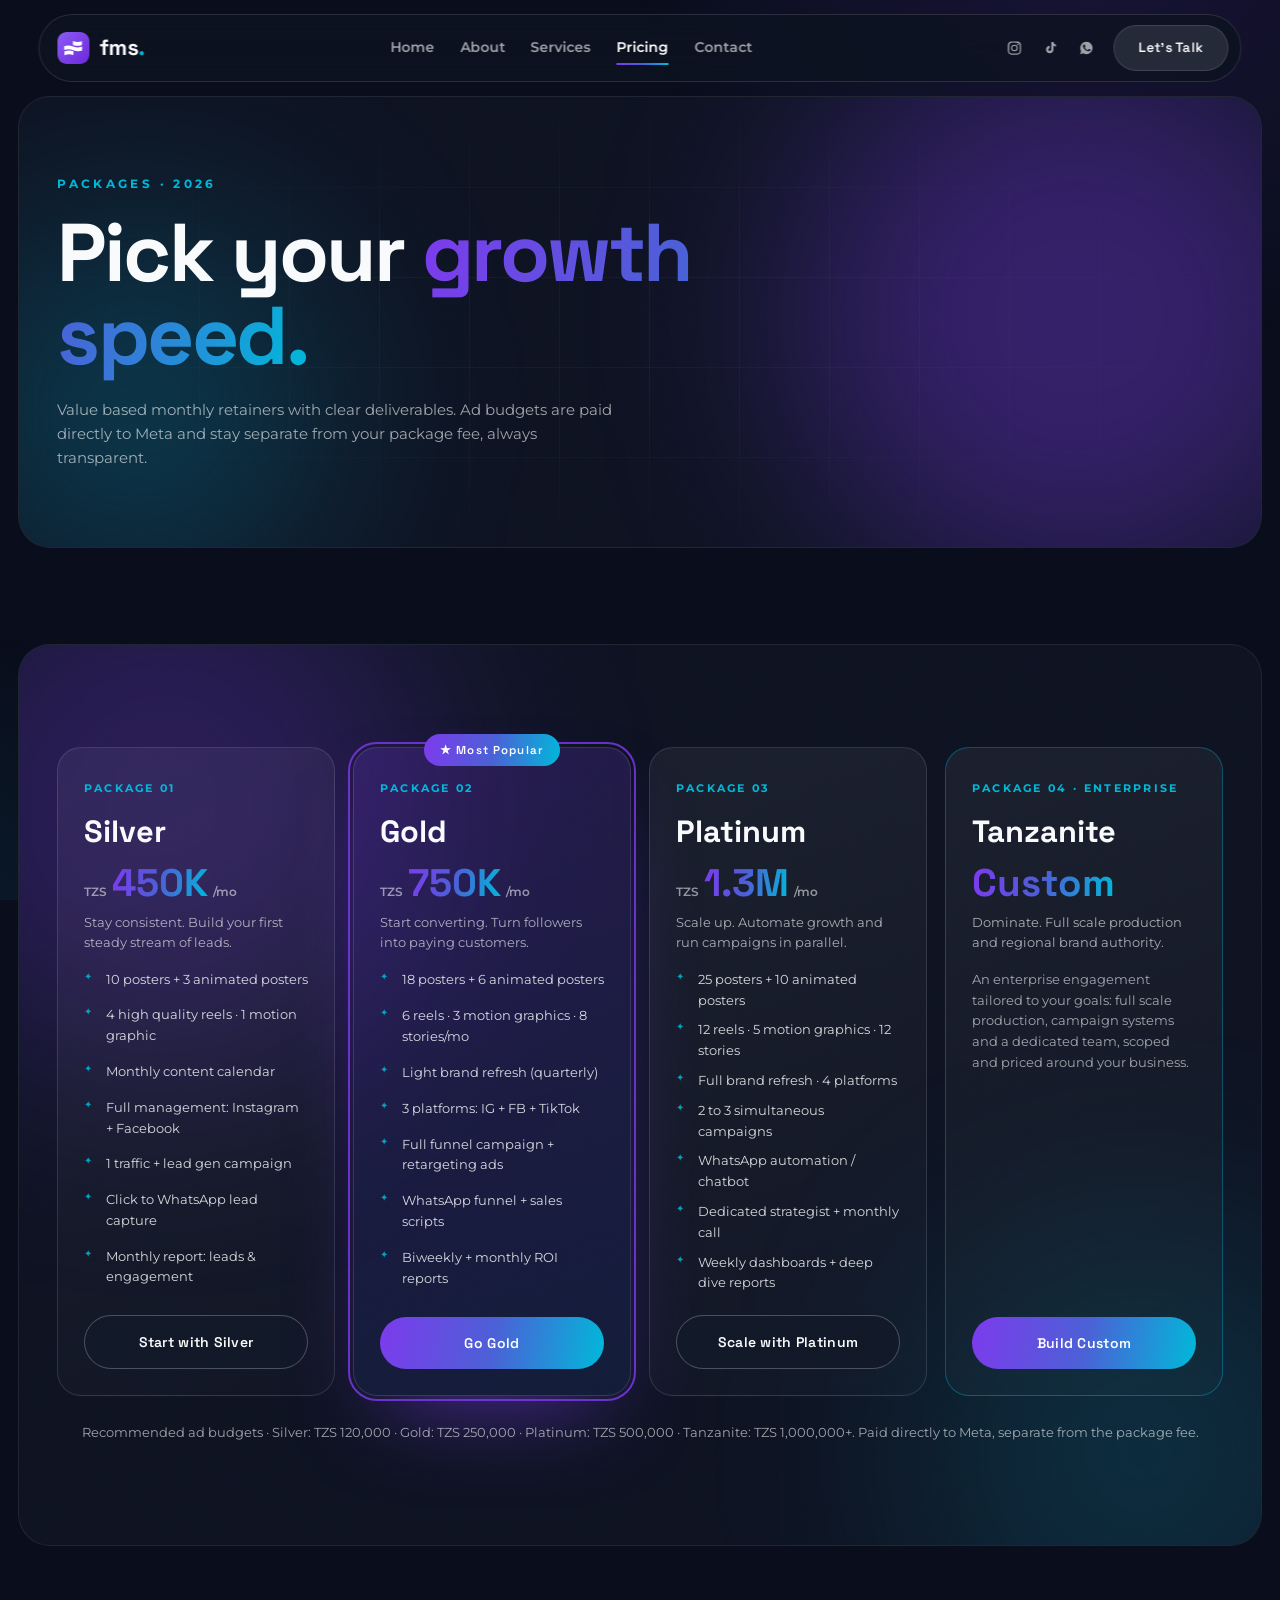
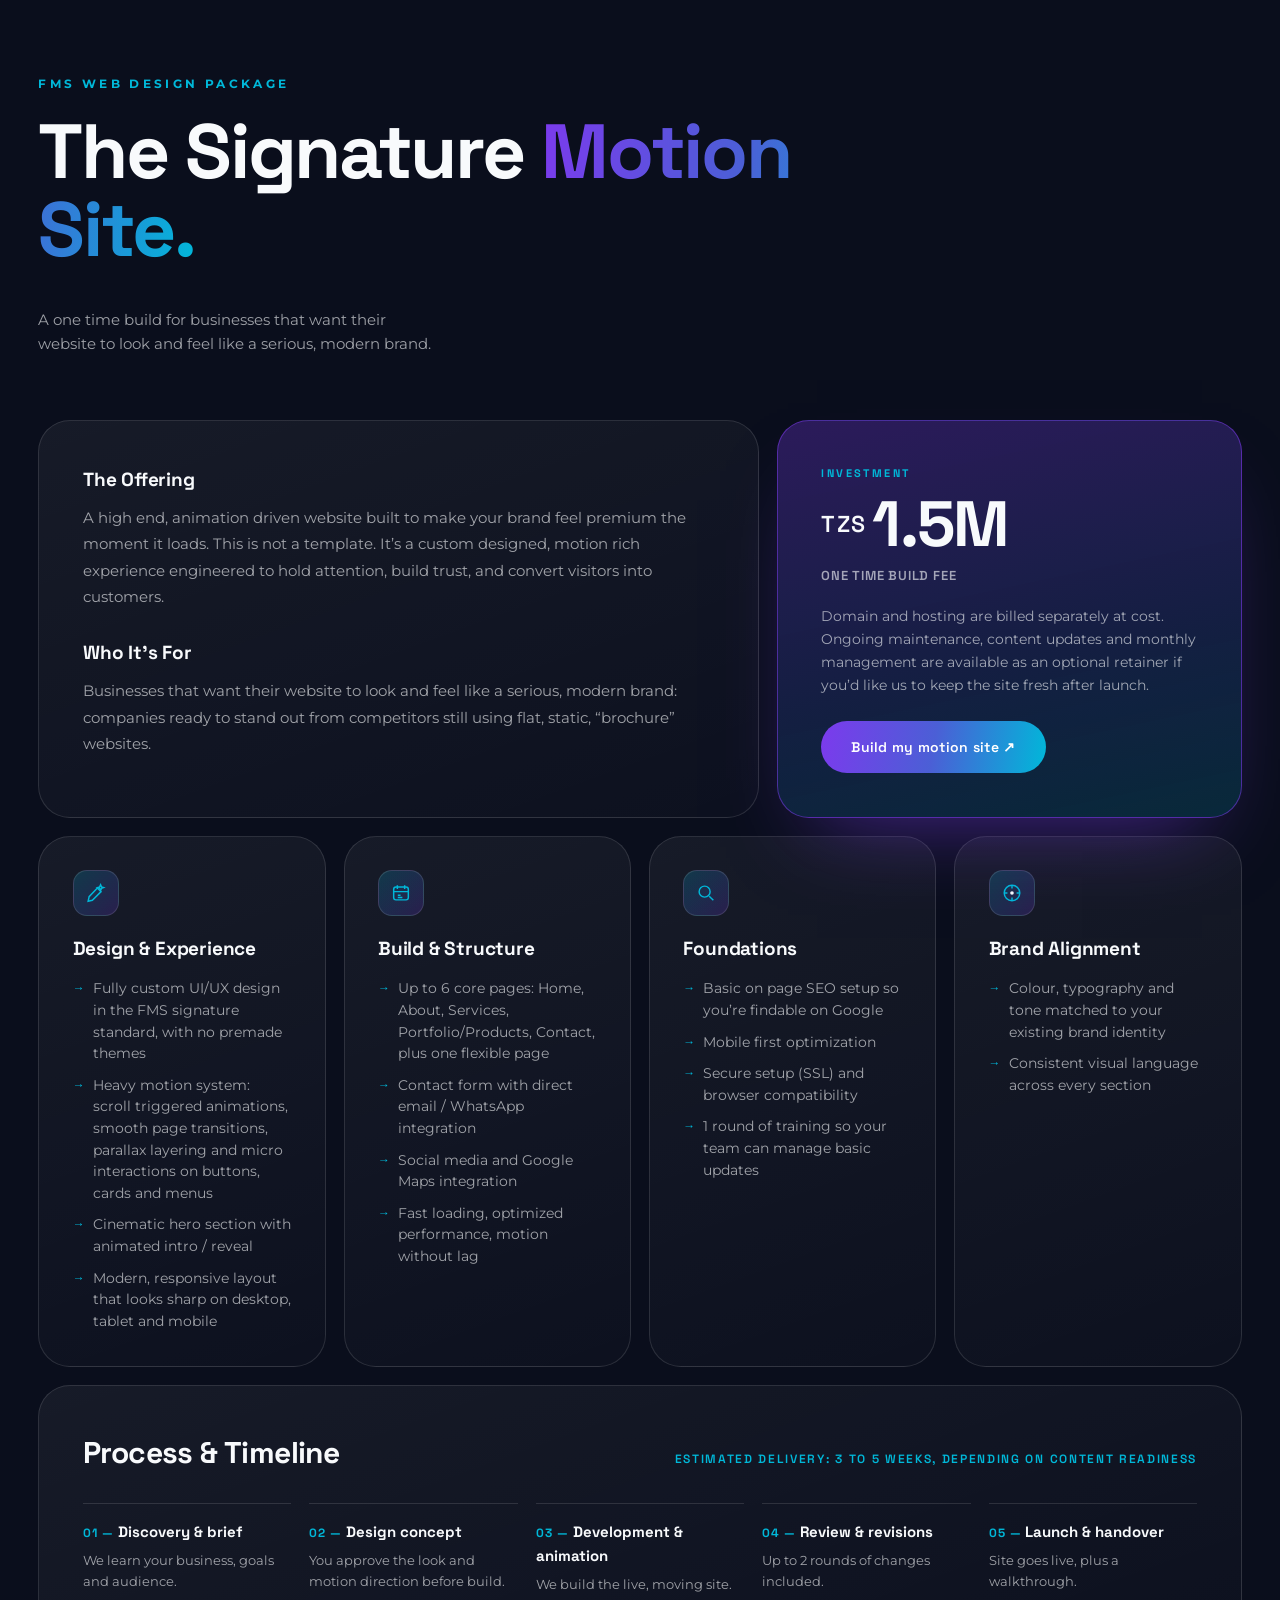
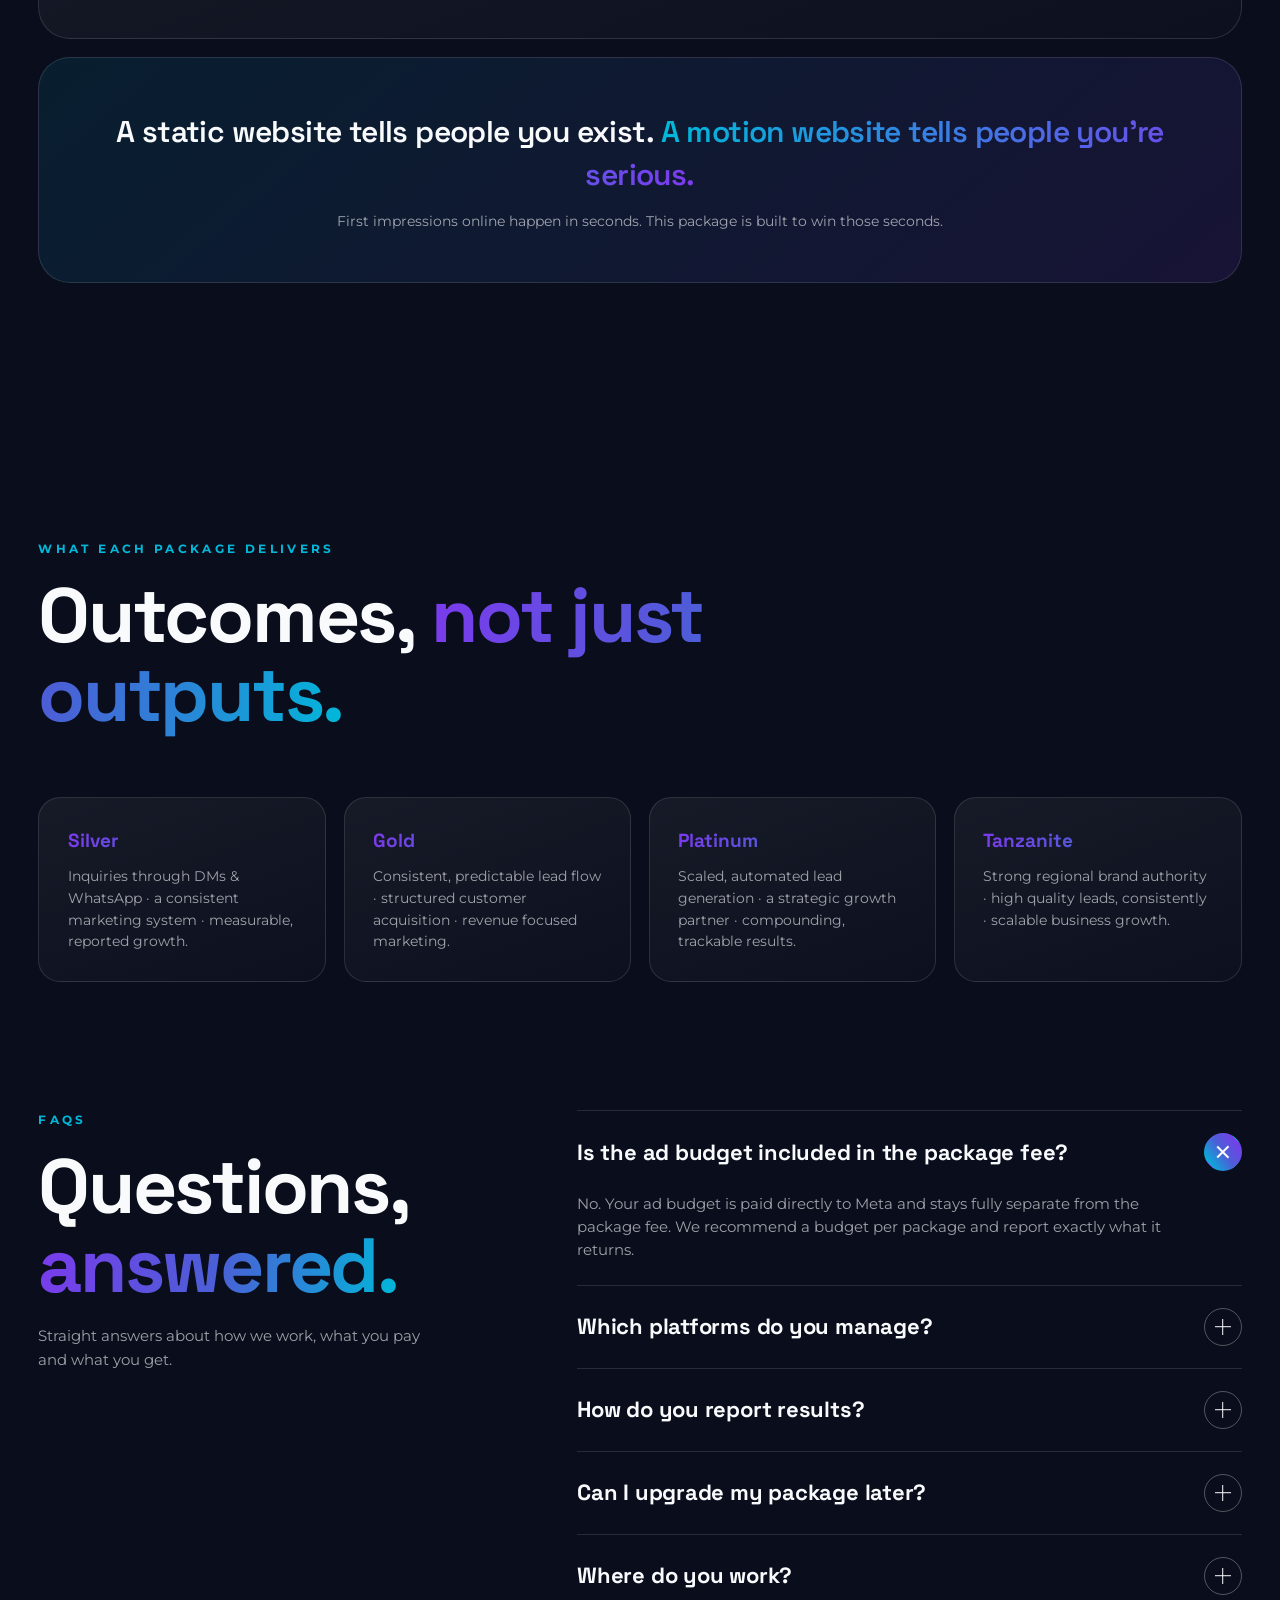
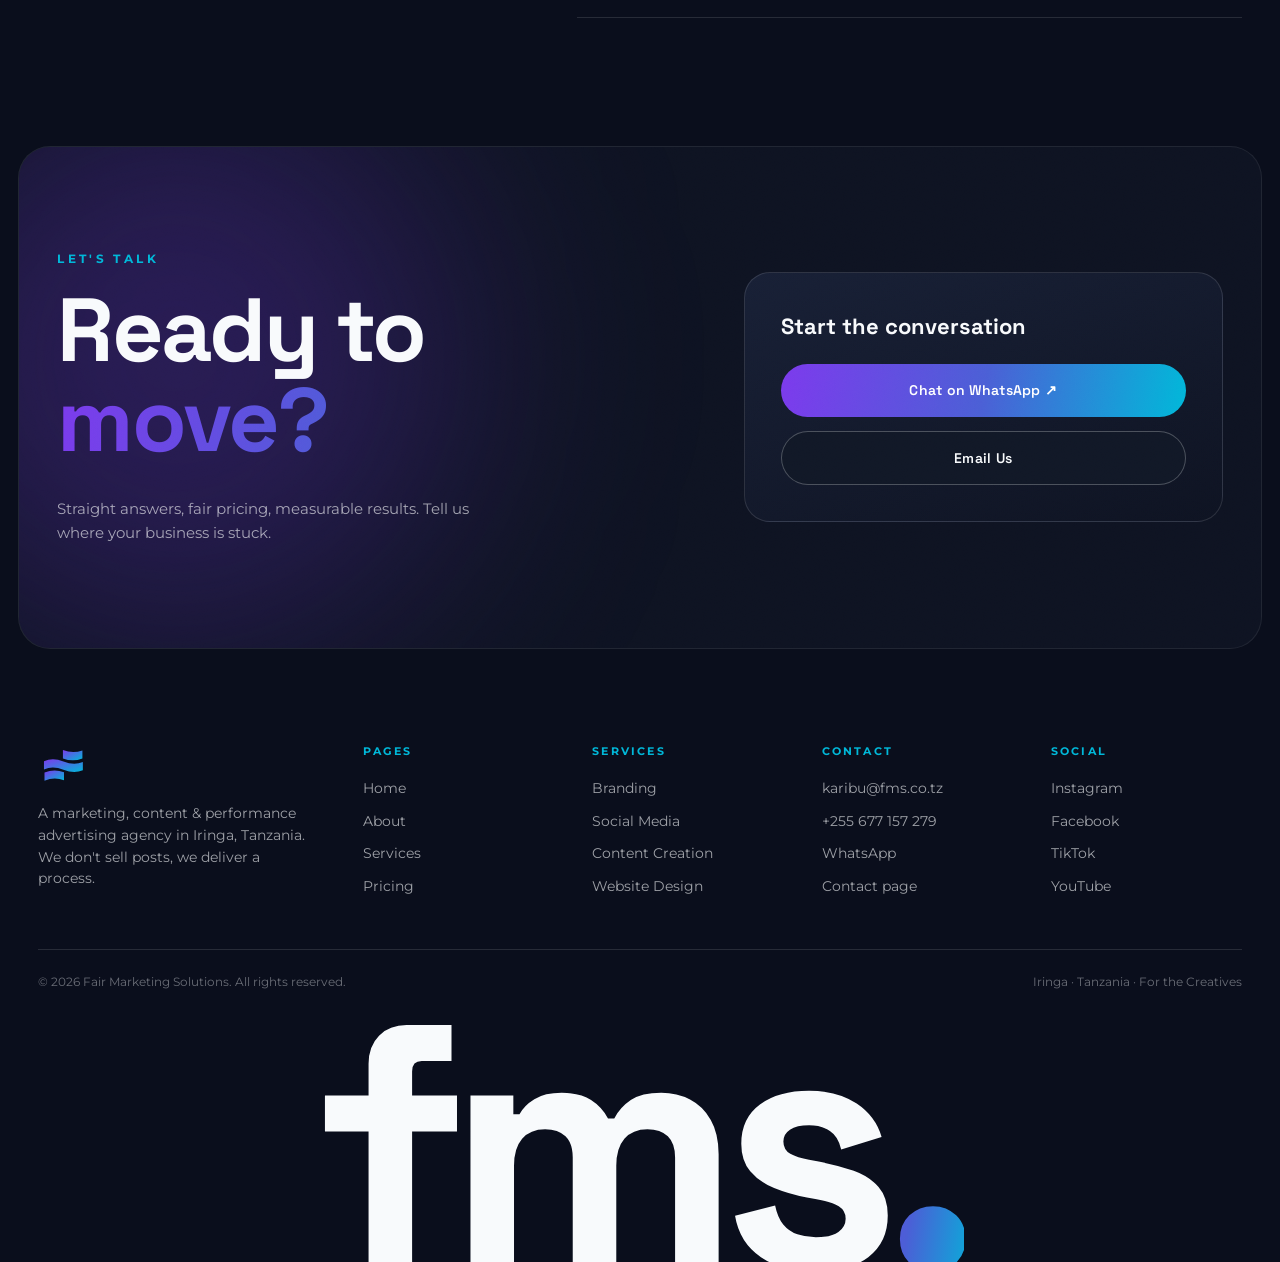
<file: pricing.html>
<!DOCTYPE html>
<html lang="en">
<head>
  <meta charset="UTF-8" />
  <meta name="viewport" content="width=device-width, initial-scale=1.0" />
  <title>Marketing Packages & Pricing from TZS 450K/month | FMS Tanzania</title>
  <meta name="description" content="FMS 2026 packages: Silver TZS 450K, Gold TZS 750K (most popular), Platinum TZS 1.3M, custom enterprise Tanzanite, plus the Signature Motion Site web design package at TZS 1.5M one time. Transparent pricing, ad budgets paid directly to Meta." />
  <meta name="robots" content="index, follow, max-image-preview:large" />
  <meta name="author" content="Fair Marketing Solutions" />
  <meta name="theme-color" content="#111827" />
  <link rel="canonical" href="https://fms.co.tz/pricing.html" />
  <meta property="og:type" content="website" />
  <meta property="og:url" content="https://fms.co.tz/pricing.html" />
  <meta property="og:site_name" content="Fair Marketing Solutions" />
  <meta property="og:title" content="Marketing Packages & Pricing from TZS 450K/month | FMS Tanzania" />
  <meta property="og:description" content="FMS 2026 packages: Silver TZS 450K, Gold TZS 750K (most popular), Platinum TZS 1.3M, custom enterprise Tanzanite, plus the Signature Motion Site web design package at TZS 1.5M one time. Transparent pricing, ad budgets paid directly to Meta." />
  <meta property="og:image" content="https://d8j0ntlcm91z4.cloudfront.net/user_3CLEtLPeh0N3uP7Q35ulf9rxYre/hf_20260703_010747_71ed9c39-2d04-4923-9eea-06c979ca2409.png" />
  <meta name="twitter:card" content="summary_large_image" />
  <meta name="twitter:title" content="Marketing Packages & Pricing from TZS 450K/month | FMS Tanzania" />
  <meta name="twitter:description" content="FMS 2026 packages: Silver TZS 450K, Gold TZS 750K (most popular), Platinum TZS 1.3M, custom enterprise Tanzanite, plus the Signature Motion Site web design package at TZS 1.5M one time. Transparent pricing, ad budgets paid directly to Meta." />
  <link rel="icon" type="image/svg+xml" href="assets/favicon.svg" />
  <link rel="preload" href="assets/fonts/space-grotesk-latin-700-normal.woff2" as="font" type="font/woff2" crossorigin />
  <link rel="preload" href="assets/fonts/montserrat-latin-500-normal.woff2" as="font" type="font/woff2" crossorigin />
  <link rel="stylesheet" href="css/style.css" />
  <script type="application/ld+json">
  {
    "@context": "https://schema.org",
    "@type": "BreadcrumbList",
    "itemListElement": [
      { "@type": "ListItem", "position": 1, "name": "Home", "item": "https://fms.co.tz/" },
      { "@type": "ListItem", "position": 2, "name": "Marketing Packages & Pricing from TZS 450K/month", "item": "https://fms.co.tz/pricing.html" }
    ]
  }
  </script>
  <script type="application/ld+json">
  { "@context": "https://schema.org", "@type": "Product",
    "name": "FMS Web Design Package: Signature Motion Site",
    "description": "A high end, animation driven custom website: fully custom UI/UX in the FMS signature standard, heavy motion system (scroll triggered animations, page transitions, parallax, micro interactions), cinematic hero, up to 6 core pages, contact form with email/WhatsApp integration, on page SEO, mobile first, SSL, and brand-matched design. Delivered in 3 to 5 weeks.",
    "url": "https://fms.co.tz/pricing.html#webdesign",
    "brand": { "@id": "https://fms.co.tz/#organization" },
    "offers": { "@type": "Offer", "price": "1500000", "priceCurrency": "TZS",
      "url": "https://fms.co.tz/pricing.html#webdesign", "availability": "https://schema.org/InStock",
      "description": "One time build fee. Domain and hosting billed separately at cost; ongoing maintenance available as an optional retainer." } }
  </script>
  <script type="application/ld+json">
  { "@context": "https://schema.org", "@type": "FAQPage", "mainEntity": [
    { "@type": "Question", "name": "Is the ad budget included in the package fee?", "acceptedAnswer": { "@type": "Answer", "text": "No. The ad budget is paid directly to Meta and stays fully separate from the package fee. FMS recommends a budget per package and reports exactly what it returns." } },
    { "@type": "Question", "name": "Which platforms does FMS manage?", "acceptedAnswer": { "@type": "Answer", "text": "Facebook, Instagram, TikTok, YouTube, WhatsApp Business and Google Business, with the number of managed platforms growing by package tier." } },
    { "@type": "Question", "name": "How does FMS report results?", "acceptedAnswer": { "@type": "Answer", "text": "Every package includes clear reporting: monthly summaries on Silver, biweekly reports on Gold, and weekly dashboards with deep dive analysis on Platinum and Tanzanite. FMS tracks leads, cost per result and ROI." } },
    { "@type": "Question", "name": "Can I upgrade my package later?", "acceptedAnswer": { "@type": "Answer", "text": "Yes. Start with the support you need most and grow in stages, with value based pricing at every step." } },
    { "@type": "Question", "name": "Where does FMS work?", "acceptedAnswer": { "@type": "Answer", "text": "FMS is based in Iringa and serves businesses across Tanzania. On site shoots and full production support are available for enterprise engagements in Iringa and nearby areas." } }
  ] }
  </script>
</head>
<body class="subpage">

  <div class="page-wipe" aria-hidden="true"></div>

  <!-- ═══════════ SVG SPRITE (logo + icon system) ═══════════ -->
  <svg style="position:absolute;width:0;height:0;overflow:hidden" aria-hidden="true" xmlns="http://www.w3.org/2000/svg">
    <defs>
      <linearGradient id="markSquareGrad" x1="0" y1="0" x2="1" y2="1">
        <stop offset="0" stop-color="#8B5CF6"/><stop offset="1" stop-color="#6D28D9"/>
      </linearGradient>

      <!-- fms wave mark, traced from the official brand guide -->
      <g id="fmsBands">
        <path d="M31 18.2 Q40 21.7 49 18.6 L49 26 Q40 29.5 31 25.9 Z"/>
        <path d="M13.5 28.6 Q21.5 24.9 31.5 28.8 Q41.5 32.7 49.4 29.2 L49.4 36.8 Q41.5 40.3 31.5 36.4 Q21.5 32.5 13.5 36.2 Z"/>
        <path d="M14 39 Q23 35.4 32 38.7 L32 46.1 Q23 42.8 14 46.5 Z"/>
      </g>

      <!-- ── meaning icons (stroke) ── -->
      <symbol id="ic-partner" viewBox="0 0 24 24"><circle cx="9" cy="9" r="3.4"/><circle cx="16" cy="10.5" r="2.6"/><path d="M3.5 19.5c.6-3 2.9-4.7 5.5-4.7s4.9 1.7 5.5 4.7M14.5 15.6c2.3.2 4.2 1.6 4.9 3.9"/></symbol>
      <symbol id="ic-flow" viewBox="0 0 24 24"><path d="M4.5 13.5v-2a5 5 0 0 1 5-5h8"/><path d="M15 4l2.8 2.5L15 9"/><path d="M19.5 10.5v2a5 5 0 0 1-5 5h-8"/><path d="M9 20l-2.8-2.5L9 15"/></symbol>
      <symbol id="ic-scale" viewBox="0 0 24 24"><path d="M5 20v-5M11 20v-9M17 20V7"/><path d="M13.5 4.5H20V11"/><path d="M20 4.5l-7 7"/></symbol>
      <symbol id="ic-clarity" viewBox="0 0 24 24"><path d="M2.5 12S6 5.8 12 5.8 21.5 12 21.5 12 18 18.2 12 18.2 2.5 12 2.5 12Z"/><circle cx="12" cy="12" r="2.8"/></symbol>
      <symbol id="ic-results" viewBox="0 0 24 24"><circle cx="12" cy="12" r="8.5"/><circle cx="12" cy="12" r="4.5"/><circle cx="12" cy="12" r="1" fill="currentColor" stroke="none"/></symbol>
      <symbol id="ic-honesty" viewBox="0 0 24 24"><path d="M12 3l7.5 2.8v5.4c0 4.6-3.2 8-7.5 9.8-4.3-1.8-7.5-5.2-7.5-9.8V5.8L12 3Z"/><path d="M8.8 12l2.2 2.2 4.2-4.4"/></symbol>
      <symbol id="ic-execution" viewBox="0 0 24 24"><circle cx="12" cy="12" r="8.5"/><path d="M8.2 12.2l2.6 2.6 5-5.4"/></symbol>
      <symbol id="ic-mission" viewBox="0 0 24 24"><circle cx="12" cy="12" r="8.5"/><path d="M12 3.5V7M12 17v3.5M3.5 12H7M17 12h3.5"/><circle cx="12" cy="12" r="2" fill="currentColor" stroke="none"/></symbol>
      <symbol id="ic-vision" viewBox="0 0 24 24"><path d="M12 4.5l2 5.5 5.5 2-5.5 2-2 5.5-2-5.5L4.5 12l5.5-2 2-5.5Z"/></symbol>
      <symbol id="ic-search" viewBox="0 0 24 24"><circle cx="10.5" cy="10.5" r="6"/><path d="M15.5 15.5 20 20"/></symbol>
      <symbol id="ic-plan" viewBox="0 0 24 24"><rect x="4" y="5.5" width="16" height="14" rx="2.5"/><path d="M8 3.5v4M16 3.5v4M4 10.5h16M8.5 14.5h3M8.5 17h5"/></symbol>
      <symbol id="ic-create" viewBox="0 0 24 24"><path d="M13.5 6.5l4 4L8 20l-4.6 1L4.5 16l9-9.5Z"/><path d="M17 3l1 2.3L20.3 6 18 7l-1 2.3L16 7l-2.3-1L16 5.3 17 3Z"/></symbol>
      <symbol id="ic-advertise" viewBox="0 0 24 24"><path d="M3.5 10.5v3.5l3 .7V21h3v-5.7l8 3.7V6L6.5 10l-3 .5Z"/><path d="M19.5 9.5a3 3 0 0 1 0 5"/></symbol>
      <symbol id="ic-convert" viewBox="0 0 24 24"><path d="M4 4.5h16l-6.2 7.2v5.8l-3.6 2v-7.8L4 4.5Z"/></symbol>
      <symbol id="ic-report" viewBox="0 0 24 24"><rect x="4.5" y="3.5" width="15" height="17" rx="2.5"/><path d="M8.5 15.5v-3M12 15.5V8.5M15.5 15.5v-5"/></symbol>

      <!-- ── social icons (fill) ── -->
      <symbol id="so-instagram" viewBox="0 0 24 24"><path d="M12 4.3c2.5 0 2.8 0 3.8.05 1 .05 1.5.2 1.9.35.5.18.8.4 1.2.77.36.37.6.72.77 1.2.14.36.3.9.34 1.9.05 1 .06 1.3.06 3.8s0 2.8-.06 3.8c-.04 1-.2 1.5-.34 1.9a3.2 3.2 0 0 1-.77 1.2c-.37.36-.72.6-1.2.77-.37.14-.9.3-1.9.34-1 .05-1.3.06-3.8.06s-2.8 0-3.8-.06c-1-.04-1.5-.2-1.9-.34a3.2 3.2 0 0 1-1.2-.77 3.2 3.2 0 0 1-.77-1.2c-.14-.37-.3-.9-.35-1.9C4.3 14.8 4.3 14.5 4.3 12s0-2.8.05-3.8c.05-1 .2-1.5.35-1.9.18-.5.4-.8.77-1.2.37-.36.72-.6 1.2-.77.36-.14.9-.3 1.9-.35 1-.05 1.3-.05 3.8-.05M12 2.2c-2.7 0-3 0-4 .06-1 .05-1.8.2-2.4.46a5 5 0 0 0-1.8 1.2 5 5 0 0 0-1.2 1.8c-.25.6-.4 1.3-.46 2.4-.05 1-.06 1.3-.06 4s0 3 .06 4c.05 1 .2 1.8.46 2.4a5 5 0 0 0 1.2 1.8 5 5 0 0 0 1.8 1.2c.6.25 1.3.4 2.4.46 1 .05 1.3.06 4 .06s3 0 4-.06c1-.05 1.8-.2 2.4-.46a5 5 0 0 0 1.8-1.2 5 5 0 0 0 1.2-1.8c.25-.6.4-1.3.46-2.4.05-1 .06-1.3.06-4s0-3-.06-4c-.05-1-.2-1.8-.46-2.4a5 5 0 0 0-1.2-1.8 5 5 0 0 0-1.8-1.2c-.6-.25-1.3-.4-2.4-.46-1-.05-1.3-.06-4-.06Z"/><path d="M12 7a5 5 0 1 0 0 10 5 5 0 0 0 0-10Zm0 8.3a3.3 3.3 0 1 1 0-6.6 3.3 3.3 0 0 1 0 6.6Z"/><circle cx="17.2" cy="6.8" r="1.2"/></symbol>
      <symbol id="so-facebook" viewBox="0 0 24 24"><path d="M14 8.5h2.7V5H14c-2.6 0-4.2 1.7-4.2 4.2V11H7.3v3.5h2.5V21h3.5v-6.5h2.7l.5-3.5h-3.2V9.4c0-.6.3-.9.7-.9Z"/></symbol>
      <symbol id="so-tiktok" viewBox="0 0 24 24"><path d="M16.6 3c.4 2 1.7 3.4 3.7 3.7v3.3c-1.4 0-2.6-.4-3.7-1.2v5.6c0 3.1-2.5 5.6-5.6 5.6S5.4 17.5 5.4 14.4c0-3 2.4-5.5 5.4-5.6v3.4c-1.2.1-2.1 1-2.1 2.2 0 1.2 1 2.2 2.3 2.2s2.3-1 2.3-2.2V3h3.3Z"/></symbol>
      <symbol id="so-youtube" viewBox="0 0 24 24"><path d="M21.6 7.2a2.8 2.8 0 0 0-2-2C17.9 4.8 12 4.8 12 4.8s-5.9 0-7.6.4a2.8 2.8 0 0 0-2 2C2 8.9 2 12 2 12s0 3.1.4 4.8a2.8 2.8 0 0 0 2 2c1.7.4 7.6.4 7.6.4s5.9 0 7.6-.4a2.8 2.8 0 0 0 2-2c.4-1.7.4-4.8.4-4.8s0-3.1-.4-4.8ZM10 15.2V8.8L15.5 12 10 15.2Z"/></symbol>
      <symbol id="so-whatsapp" viewBox="0 0 24 24"><path d="M12 2.8a9.2 9.2 0 0 0-8 13.8L2.6 21.2l4.7-1.3A9.2 9.2 0 1 0 12 2.8Zm5.2 12.9c-.2.6-1.2 1.2-1.7 1.2-.4.1-1 .1-1.6-.1-.4-.1-.9-.3-1.5-.6-2.7-1.2-4.4-3.9-4.5-4-.2-.2-1.1-1.5-1.1-2.8 0-1.3.7-2 .9-2.2.3-.3.6-.4.8-.4h.5c.2 0 .4 0 .6.5.2.5.7 1.8.8 1.9.1.2.1.3 0 .5s-.2.3-.4.5l-.4.5c-.2.2-.3.4-.1.7.2.3.8 1.3 1.7 2.1 1.2 1 2.1 1.4 2.4 1.5.3.2.5.1.7-.1s.8-1 1-1.3c.2-.3.4-.2.7-.1l1.9.9c.3.1.5.2.5.4.1.1.1.5-.2 1.2Z"/></symbol>
    </defs>
  </svg>

  <!-- ═══════════ CURSOR ═══════════ -->
  <div class="cursor-dot" id="cursorDot"></div>
  <div class="cursor-ring" id="cursorRing"></div>

  <!-- ═══════════ NAV ═══════════ -->
  <header class="nav is-scrolled nav--page" id="nav">
    <a href="index.html" class="nav__logo" data-cursor="hover" aria-label="Fair Marketing Solutions home">
      <svg class="nav__mark" viewBox="0 0 64 64" aria-hidden="true">
        <rect width="64" height="64" rx="15" fill="url(#markSquareGrad)"/>
        <use href="#fmsBands" fill="#fff"/>
      </svg>
      <span class="nav__word">fms<i>.</i></span>
    </a>
    <nav class="nav__links" aria-label="Main navigation">
      <a href="index.html" class="nav__link" data-cursor="hover">Home</a>
      <a href="about.html" class="nav__link" data-cursor="hover">About</a>
      <a href="services.html" class="nav__link" data-cursor="hover">Services</a>
      <a href="pricing.html" class="nav__link nav__link--active" data-cursor="hover">Pricing</a>
      <a href="contact.html" class="nav__link" data-cursor="hover">Contact</a>
    </nav>
    <div class="nav__right">
      <div class="nav__socials" aria-label="Social media">
        <a href="https://www.instagram.com/fairmarketingsolution/" target="_blank" rel="noopener" aria-label="Instagram" data-cursor="hover"><svg><use href="#so-instagram"/></svg></a>
        <a href="https://www.tiktok.com/@fairmarketingsolutions?lang=en" target="_blank" rel="noopener" aria-label="TikTok" data-cursor="hover"><svg><use href="#so-tiktok"/></svg></a>
        <a href="https://wa.me/255677157279" target="_blank" rel="noopener" aria-label="WhatsApp" data-cursor="hover"><svg><use href="#so-whatsapp"/></svg></a>
      </div>
      <a href="contact.html" class="btn btn--nav magnetic" data-cursor="hover"><span>Let's Talk</span></a>
    </div>
    <button class="nav__burger" id="burger" aria-label="Open menu" data-cursor="hover">
      <span></span><span></span>
    </button>
  </header>

  <!-- Mobile menu -->
  <div class="mobile-menu" id="mobileMenu">
    <nav class="mobile-menu__links">
      <a href="index.html" class="mobile-menu__link">Home</a>
      <a href="about.html" class="mobile-menu__link">About</a>
      <a href="services.html" class="mobile-menu__link">Services</a>
      <a href="pricing.html" class="mobile-menu__link">Pricing</a>
      <a href="contact.html" class="mobile-menu__link">Contact</a>
    </nav>
    <div class="mobile-menu__foot">
      <div class="mobile-menu__socials">
        <a href="https://www.instagram.com/fairmarketingsolution/" target="_blank" rel="noopener" aria-label="Instagram"><svg><use href="#so-instagram"/></svg></a>
        <a href="https://www.facebook.com/profile.php?id=61573357633781" target="_blank" rel="noopener" aria-label="Facebook"><svg><use href="#so-facebook"/></svg></a>
        <a href="https://www.tiktok.com/@fairmarketingsolutions?lang=en" target="_blank" rel="noopener" aria-label="TikTok"><svg><use href="#so-tiktok"/></svg></a>
        <a href="https://www.youtube.com/channel/UC69V-7MvcZDvZfYg6cxVg5g" target="_blank" rel="noopener" aria-label="YouTube"><svg><use href="#so-youtube"/></svg></a>
        <a href="https://wa.me/255677157279" target="_blank" rel="noopener" aria-label="WhatsApp"><svg><use href="#so-whatsapp"/></svg></a>
      </div>
      <p>Iringa, Tanzania</p>
      <p>karibu@fms.co.tz · +255 677 157 279</p>
    </div>
  </div>

  <main id="smooth-content">
    <!-- ═══════════ PAGE HERO ═══════════ -->
    <section class="page-hero">
      <div class="page-hero__panel panel-dark">
        <div class="hero__blob hero__blob--violet" data-parallax="0.3"></div>
        <div class="hero__blob hero__blob--cyan" data-parallax="0.18"></div>
        <div class="container page-hero__grid">
          <div>
            <p class="section-label section-label--ondark reveal-up">Packages · 2026</p>
            <h1 class="page-hero__title split-words">Pick your <em>growth speed.</em></h1>
            <p class="page-hero__sub reveal-up">Value based monthly retainers with clear deliverables. Ad budgets are paid directly to Meta and stay separate from your package fee, always transparent.</p>
          </div>
        </div>
      </div>
    </section>

    <section class="pricing pricing--page" id="packages">
      <div class="pricing__panel panel-dark">
        <div class="pricing__blob pricing__blob--a" data-parallax="0.2"></div>
        <div class="pricing__blob pricing__blob--b" data-parallax="0.35"></div>
        <div class="container">
          <div class="pricing__grid">
            <article class="price-card reveal-up" data-tilt>
              <header class="price-card__head">
                <span class="price-card__badge">Package 01</span>
                <h3>Silver</h3>
                <div class="price-card__price"><small>TZS</small><b>450K</b><small>/mo</small></div>
                <p class="price-card__tag">Stay consistent. Build your first steady stream of leads.</p>
              </header>
              <ul class="price-card__list">
                <li>10 posters + 3 animated posters</li>
                <li>4 high quality reels · 1 motion graphic</li>
                <li>Monthly content calendar</li>
                <li>Full management: Instagram + Facebook</li>
                <li>1 traffic + lead gen campaign</li>
                <li>Click to WhatsApp lead capture</li>
                <li>Monthly report: leads &amp; engagement</li>
              </ul>
              <a href="https://wa.me/255677157279?text=Hi%20FMS!%20I'm%20interested%20in%20the%20Silver%20package." class="btn btn--dark magnetic" data-cursor="hover" target="_blank" rel="noopener"><span>Start with Silver</span></a>
            </article>

            <article class="price-card price-card--featured reveal-up" data-tilt>
              <span class="price-card__pop">★ Most Popular</span>
              <header class="price-card__head">
                <span class="price-card__badge">Package 02</span>
                <h3>Gold</h3>
                <div class="price-card__price"><small>TZS</small><b>750K</b><small>/mo</small></div>
                <p class="price-card__tag">Start converting. Turn followers into paying customers.</p>
              </header>
              <ul class="price-card__list">
                <li>18 posters + 6 animated posters</li>
                <li>6 reels · 3 motion graphics · 8 stories/mo</li>
                <li>Light brand refresh (quarterly)</li>
                <li>3 platforms: IG + FB + TikTok</li>
                <li>Full funnel campaign + retargeting ads</li>
                <li>WhatsApp funnel + sales scripts</li>
                <li>Biweekly + monthly ROI reports</li>
              </ul>
              <a href="https://wa.me/255677157279?text=Hi%20FMS!%20I'm%20interested%20in%20the%20Gold%20package." class="btn btn--grad magnetic" data-cursor="hover" target="_blank" rel="noopener"><span>Go Gold</span></a>
            </article>

            <article class="price-card reveal-up" data-tilt>
              <header class="price-card__head">
                <span class="price-card__badge">Package 03</span>
                <h3>Platinum</h3>
                <div class="price-card__price"><small>TZS</small><b>1.3M</b><small>/mo</small></div>
                <p class="price-card__tag">Scale up. Automate growth and run campaigns in parallel.</p>
              </header>
              <ul class="price-card__list">
                <li>25 posters + 10 animated posters</li>
                <li>12 reels · 5 motion graphics · 12 stories</li>
                <li>Full brand refresh · 4 platforms</li>
                <li>2 to 3 simultaneous campaigns</li>
                <li>WhatsApp automation / chatbot</li>
                <li>Dedicated strategist + monthly call</li>
                <li>Weekly dashboards + deep dive reports</li>
              </ul>
              <a href="https://wa.me/255677157279?text=Hi%20FMS!%20I'm%20interested%20in%20the%20Platinum%20package." class="btn btn--dark magnetic" data-cursor="hover" target="_blank" rel="noopener"><span>Scale with Platinum</span></a>
            </article>

            <article class="price-card price-card--dark reveal-up" data-tilt>
              <header class="price-card__head">
                <span class="price-card__badge">Package 04 · Enterprise</span>
                <h3>Tanzanite</h3>
                <div class="price-card__price"><b class="price-card__custom">Custom</b></div>
                <p class="price-card__tag">Dominate. Full scale production and regional brand authority.</p>
              </header>
              <p class="price-card__note">An enterprise engagement tailored to your goals: full scale production, campaign systems and a dedicated team, scoped and priced around your business.</p>
              <a href="https://wa.me/255677157279?text=Hi%20FMS!%20I'm%20interested%20in%20the%20Tanzanite%20package." class="btn btn--grad magnetic" data-cursor="hover" target="_blank" rel="noopener"><span>Build Custom</span></a>
            </article>
          </div>
          <p class="pricing__note reveal-up">Recommended ad budgets · Silver: TZS 120,000 · Gold: TZS 250,000 · Platinum: TZS 500,000 · Tanzanite: TZS 1,000,000+. Paid directly to Meta, separate from the package fee.</p>
        </div>
      </div>
    </section>

    <!-- Web Design Package: Signature Motion Site -->
    <section class="webdesign section" id="webdesign">
      <div class="container">
        <div class="section-head">
          <p class="section-label reveal-up">FMS Web Design Package</p>
          <div class="section-head__row">
            <h2 class="section-title split-words">The Signature <em>Motion Site.</em></h2>
            <p class="section-side reveal-up">A one time build for businesses that want their website to look and feel like a serious, modern brand.</p>
          </div>
        </div>

        <div class="wd-intro">
          <div class="wd-offer reveal-up">
            <h3>The Offering</h3>
            <p>A high end, animation driven website built to make your brand feel premium the moment it loads. This is not a template. It&rsquo;s a custom designed, motion rich experience engineered to hold attention, build trust, and convert visitors into customers.</p>
            <h3>Who It&rsquo;s For</h3>
            <p>Businesses that want their website to look and feel like a serious, modern brand: companies ready to stand out from competitors still using flat, static, &ldquo;brochure&rdquo; websites.</p>
          </div>
          <aside class="wd-price reveal-up" aria-label="Signature Motion Site investment">
            <span class="wd-price__label">Investment</span>
            <span class="wd-price__amount"><small>TZS</small>1.5M</span>
            <span class="wd-price__term">One time build fee</span>
            <p>Domain and hosting are billed separately at cost. Ongoing maintenance, content updates and monthly management are available as an optional retainer if you&rsquo;d like us to keep the site fresh after launch.</p>
            <a href="https://wa.me/255677157279?text=Hi%20FMS!%20I'm%20interested%20in%20the%20Signature%20Motion%20Site%20web%20design%20package." class="btn btn--grad magnetic" data-cursor="hover" target="_blank" rel="noopener"><span>Build my motion site ↗</span></a>
          </aside>
        </div>

        <div class="wd-groups">
          <div class="wd-group reveal-up" data-tilt>
            <div class="wd-group__icon"><svg><use href="#ic-create"/></svg></div>
            <h3>Design &amp; Experience</h3>
            <ul>
              <li>Fully custom UI/UX design in the FMS signature standard, with no premade themes</li>
              <li>Heavy motion system: scroll triggered animations, smooth page transitions, parallax layering and micro interactions on buttons, cards and menus</li>
              <li>Cinematic hero section with animated intro / reveal</li>
              <li>Modern, responsive layout that looks sharp on desktop, tablet and mobile</li>
            </ul>
          </div>
          <div class="wd-group reveal-up" data-tilt>
            <div class="wd-group__icon"><svg><use href="#ic-plan"/></svg></div>
            <h3>Build &amp; Structure</h3>
            <ul>
              <li>Up to 6 core pages: Home, About, Services, Portfolio/Products, Contact, plus one flexible page</li>
              <li>Contact form with direct email / WhatsApp integration</li>
              <li>Social media and Google Maps integration</li>
              <li>Fast loading, optimized performance, motion without lag</li>
            </ul>
          </div>
          <div class="wd-group reveal-up" data-tilt>
            <div class="wd-group__icon"><svg><use href="#ic-search"/></svg></div>
            <h3>Foundations</h3>
            <ul>
              <li>Basic on page SEO setup so you&rsquo;re findable on Google</li>
              <li>Mobile first optimization</li>
              <li>Secure setup (SSL) and browser compatibility</li>
              <li>1 round of training so your team can manage basic updates</li>
            </ul>
          </div>
          <div class="wd-group reveal-up" data-tilt>
            <div class="wd-group__icon"><svg><use href="#ic-mission"/></svg></div>
            <h3>Brand Alignment</h3>
            <ul>
              <li>Colour, typography and tone matched to your existing brand identity</li>
              <li>Consistent visual language across every section</li>
            </ul>
          </div>
        </div>

        <div class="wd-process reveal-up">
          <div class="wd-process__head">
            <h3>Process &amp; Timeline</h3>
            <span class="wd-process__eta">Estimated delivery: 3 to 5 weeks, depending on content readiness</span>
          </div>
          <ol class="wd-steps">
            <li><b>Discovery &amp; brief</b><p>We learn your business, goals and audience.</p></li>
            <li><b>Design concept</b><p>You approve the look and motion direction before build.</p></li>
            <li><b>Development &amp; animation</b><p>We build the live, moving site.</p></li>
            <li><b>Review &amp; revisions</b><p>Up to 2 rounds of changes included.</p></li>
            <li><b>Launch &amp; handover</b><p>Site goes live, plus a walkthrough.</p></li>
          </ol>
        </div>

        <blockquote class="wd-quote reveal-up">
          A static website tells people you exist. <em>A motion website tells people you&rsquo;re serious.</em>
          <span>First impressions online happen in seconds. This package is built to win those seconds.</span>
        </blockquote>
      </div>
    </section>

    <!-- Outcomes -->
    <section class="section">
      <div class="container">
        <div class="section-head">
          <p class="section-label reveal-up">What Each Package Delivers</p>
          <h2 class="section-title split-words">Outcomes, <em>not just outputs.</em></h2>
        </div>
        <div class="outcome-grid">
          <div class="outcome reveal-up"><b>Silver</b><p>Inquiries through DMs &amp; WhatsApp · a consistent marketing system · measurable, reported growth.</p></div>
          <div class="outcome reveal-up"><b>Gold</b><p>Consistent, predictable lead flow · structured customer acquisition · revenue focused marketing.</p></div>
          <div class="outcome reveal-up"><b>Platinum</b><p>Scaled, automated lead generation · a strategic growth partner · compounding, trackable results.</p></div>
          <div class="outcome reveal-up"><b>Tanzanite</b><p>Strong regional brand authority · high quality leads, consistently · scalable business growth.</p></div>
        </div>
      </div>
    </section>

    <!-- FAQ -->
    <section class="faq section" id="faq" style="padding-top:0">
      <div class="container faq__grid">
        <div class="faq__intro">
          <p class="section-label reveal-up">FAQs</p>
          <h2 class="section-title split-words">Questions, <em>answered.</em></h2>
          <p class="section-side reveal-up">Straight answers about how we work, what you pay and what you get.</p>
        </div>
        <div class="acc acc--light" id="faqAcc">
          <article class="acc__item is-open">
            <button class="acc__head" data-cursor="hover" aria-expanded="true">
              <h3 class="acc__title acc__title--sm">Is the ad budget included in the package fee?</h3>
              <span class="acc__toggle" aria-hidden="true"></span>
            </button>
            <div class="acc__body"><div class="acc__content"><p>No. Your ad budget is paid directly to Meta and stays fully separate from the package fee. We recommend a budget per package and report exactly what it returns.</p></div></div>
          </article>
          <article class="acc__item">
            <button class="acc__head" data-cursor="hover" aria-expanded="false">
              <h3 class="acc__title acc__title--sm">Which platforms do you manage?</h3>
              <span class="acc__toggle" aria-hidden="true"></span>
            </button>
            <div class="acc__body"><div class="acc__content"><p>Facebook, Instagram, TikTok, YouTube, WhatsApp Business and Google Business, with the number of managed platforms growing by package tier.</p></div></div>
          </article>
          <article class="acc__item">
            <button class="acc__head" data-cursor="hover" aria-expanded="false">
              <h3 class="acc__title acc__title--sm">How do you report results?</h3>
              <span class="acc__toggle" aria-hidden="true"></span>
            </button>
            <div class="acc__body"><div class="acc__content"><p>Every package includes clear reporting, from monthly summaries on Silver to biweekly reports on Gold and weekly dashboards with deep dive analysis on Platinum and Tanzanite. We track leads, cost per result and ROI in plain language.</p></div></div>
          </article>
          <article class="acc__item">
            <button class="acc__head" data-cursor="hover" aria-expanded="false">
              <h3 class="acc__title acc__title--sm">Can I upgrade my package later?</h3>
              <span class="acc__toggle" aria-hidden="true"></span>
            </button>
            <div class="acc__body"><div class="acc__content"><p>Yes, that is the point of the system. Start with the support you need most and grow in stages, with value based pricing at every step.</p></div></div>
          </article>
          <article class="acc__item">
            <button class="acc__head" data-cursor="hover" aria-expanded="false">
              <h3 class="acc__title acc__title--sm">Where do you work?</h3>
              <span class="acc__toggle" aria-hidden="true"></span>
            </button>
            <div class="acc__body"><div class="acc__content"><p>We're based in Iringa and serve businesses across Tanzania. On site shoots and full production support are available for enterprise engagements in Iringa and nearby areas.</p></div></div>
          </article>
        </div>
      </div>
    </section>

    <!-- ═══════════ CTA PANEL ═══════════ -->
    <section class="contact" aria-label="Start a project">
      <div class="contact__panel panel-dark">
        <div class="contact__blob" data-parallax="0.25"></div>
        <div class="container contact__grid">
          <div class="contact__text">
            <p class="section-label section-label--ondark reveal-up">Let's Talk</p>
            <h2 class="contact__title">
              <span class="contact__line">Ready to</span>
              <span class="contact__line contact__line--grad">move?</span>
            </h2>
            <p class="contact__sub reveal-up">Straight answers, fair pricing, measurable results. Tell us where your business is stuck.</p>
          </div>
          <div class="contact__card reveal-up">
            <h3>Start the conversation</h3>
            <a href="https://wa.me/255677157279?text=Hi%20FMS!%20Let's%20talk%20about%20growing%20my%20business." class="btn btn--grad btn--block magnetic" data-cursor="hover" target="_blank" rel="noopener"><span>Chat on WhatsApp ↗</span></a>
            <a href="mailto:karibu@fms.co.tz" class="btn btn--dark btn--block magnetic" data-cursor="hover" aria-label="Email us at karibu@fms.co.tz"><span>Email Us</span></a>
          </div>
        </div>
      </div>
    </section>

    <!-- ═══════════ FOOTER ═══════════ -->
    <footer class="footer">
      <div class="container footer__inner">
        <div class="footer__brand">
          <svg class="footer__mark" viewBox="8 12 48 40" aria-hidden="true">
            <defs>
              <linearGradient id="footerMarkGrad" x1="0" y1="0" x2="1" y2="1">
                <stop offset="0" stop-color="#7C3AED"/><stop offset="1" stop-color="#00B8D9"/>
              </linearGradient>
            </defs>
            <use href="#fmsBands" fill="url(#footerMarkGrad)"/>
          </svg>
          <p>A marketing, content &amp; performance advertising agency in Iringa, Tanzania. We don't sell posts, we deliver a process.</p>
        </div>
        <div class="footer__col">
          <b>Pages</b>
          <a href="index.html">Home</a>
          <a href="about.html">About</a>
          <a href="services.html">Services</a>
          <a href="pricing.html">Pricing</a>
        </div>
        <div class="footer__col">
          <b>Services</b>
          <a href="services.html#branding">Branding</a>
          <a href="services.html#social">Social Media</a>
          <a href="services.html#content">Content Creation</a>
          <a href="services.html#web">Website Design</a>
        </div>
        <div class="footer__col">
          <b>Contact</b>
          <a href="mailto:karibu@fms.co.tz">karibu@fms.co.tz</a>
          <a href="tel:+255677157279">+255 677 157 279</a>
          <a href="https://wa.me/255677157279" target="_blank" rel="noopener">WhatsApp</a>
          <a href="contact.html">Contact page</a>
        </div>
        <div class="footer__col">
          <b>Social</b>
          <a href="https://www.instagram.com/fairmarketingsolution/" target="_blank" rel="noopener">Instagram</a>
          <a href="https://www.facebook.com/profile.php?id=61573357633781" target="_blank" rel="noopener">Facebook</a>
          <a href="https://www.tiktok.com/@fairmarketingsolutions?lang=en" target="_blank" rel="noopener">TikTok</a>
          <a href="https://www.youtube.com/channel/UC69V-7MvcZDvZfYg6cxVg5g" target="_blank" rel="noopener">YouTube</a>
        </div>
      </div>
      <div class="container footer__base">
        <span>© 2026 Fair Marketing Solutions. All rights reserved.</span>
        <span>Iringa · Tanzania · For the Creatives</span>
      </div>
      <div class="footer__word" aria-hidden="true"><span>fms</span><i>.</i></div>
    </footer>

  </main>

  <script src="js/vendor/gsap.min.js"></script>
  <script src="js/vendor/ScrollTrigger.min.js"></script>
  <script src="js/vendor/lenis.min.js"></script>
  <script src="js/main.js"></script>
</body>
</html>
</file>
<file: css/styles.css>
/* ==========================================================================
   TIPFA — Tanzania Indoor & Professional Farmers Association
   Brand palette and typography per Brand Guidelines v1.0 (2026)
   ========================================================================== */

:root {
  --tipfa-green: #405E35;
  --harvest-orange: #E8A734;
  --field-cream: #EFEDE2;
  --leaf-green: #7E9B3F;
  --deep-green: #2C4423;
  --soil-ink: #23281F;
  --cream-soft: #F5F3EA;
  --font-display: 'Poppins', 'Montserrat', Arial, sans-serif;
  --font-text: 'Inter', Calibri, Arial, sans-serif;
  --ease-out: cubic-bezier(0.16, 1, 0.3, 1);
  --radius: 3px;
}

* { margin: 0; padding: 0; box-sizing: border-box; }

html {
  scroll-behavior: smooth;
  /* clip, not hidden — hidden on the root would break position: sticky */
  overflow-x: clip;
}

body {
  font-family: var(--font-text);
  font-weight: 400;
  color: var(--soil-ink);
  background: var(--field-cream);
  line-height: 1.6;
  overflow-x: hidden;
  -webkit-font-smoothing: antialiased;
}

img, video { max-width: 100%; display: block; }

a { color: inherit; text-decoration: none; }

/* Typography — Poppins carries the voice; Inter carries the information */
h1, h2, h3, h4, .display, .btn, .stat-num, .step-num {
  font-family: var(--font-display);
  color: var(--tipfa-green);
  line-height: 1.15;
  font-weight: 700;
}

.eyebrow {
  font-family: var(--font-display);
  font-weight: 600;
  font-size: 0.72rem;
  letter-spacing: 0.22em;
  text-transform: uppercase;
  color: var(--harvest-orange);
  display: inline-flex;
  align-items: center;
  gap: 0.75rem;
  margin-bottom: 1.1rem;
}
.eyebrow::before {
  content: "";
  width: 26px;
  height: 2px;
  background: var(--harvest-orange);
  display: inline-block;
}

.display { font-size: clamp(2.2rem, 5vw, 3.6rem); letter-spacing: -0.02em; }
h2 { font-size: clamp(1.8rem, 3.6vw, 2.7rem); letter-spacing: -0.015em; margin-bottom: 1.2rem; }
h3 { font-size: 1.25rem; font-weight: 600; }

.lede {
  font-weight: 300;
  font-size: clamp(1.05rem, 1.8vw, 1.3rem);
  line-height: 1.55;
  color: var(--soil-ink);
  max-width: 46ch;
}

.on-dark h2, .on-dark h3, .on-dark .display { color: var(--field-cream); }
.on-dark, .on-dark .lede { color: var(--field-cream); }

section { position: relative; }

.container {
  width: min(1180px, 92vw);
  margin: 0 auto;
  position: relative;
  z-index: 2;
}

.section-pad { padding: clamp(4.5rem, 9vw, 8rem) 0; }

/* ==========================================================================
   Scroll progress + preloader
   ========================================================================== */

.scroll-progress {
  position: fixed;
  top: 0; left: 0;
  height: 3px;
  width: 100%;
  transform-origin: 0 0;
  transform: scaleX(0);
  background: var(--harvest-orange);
  z-index: 1000;
}

.preloader {
  position: fixed;
  inset: 0;
  background: var(--deep-green);
  z-index: 2000;
  display: flex;
  align-items: center;
  justify-content: center;
  flex-direction: column;
  gap: 1.4rem;
  transition: opacity 0.7s var(--ease-out), visibility 0.7s;
}
.preloader.done { opacity: 0; visibility: hidden; }
.preloader img {
  width: 92px;
  animation: pulse-grow 1.6s var(--ease-out) infinite alternate;
}
.preloader .load-line {
  width: 160px; height: 2px;
  background: rgba(239, 237, 226, 0.2);
  overflow: hidden;
  border-radius: 2px;
}
.preloader .load-line::after {
  content: "";
  display: block;
  height: 100%;
  width: 40%;
  background: var(--harvest-orange);
  animation: load-slide 1.1s ease-in-out infinite;
}
@keyframes pulse-grow { from { transform: scale(0.94); opacity: 0.85; } to { transform: scale(1.04); opacity: 1; } }
@keyframes load-slide { 0% { transform: translateX(-120%); } 100% { transform: translateX(420%); } }

/* ==========================================================================
   Navigation
   ========================================================================== */

.nav {
  position: fixed;
  top: 0; left: 0; right: 0;
  z-index: 900;
  padding: 1.2rem 0;
  background: transparent;
  transition: padding 0.45s var(--ease-out), background 0.5s var(--ease-out);
}
/* Once past the hero, a soft wash carries the nav. No border, no panel edge. */
.nav.scrolled {
  background: rgba(239, 237, 226, 0.82);
  backdrop-filter: blur(14px);
  -webkit-backdrop-filter: blur(14px);
}
.nav .container {
  display: flex;
  align-items: center;
  justify-content: space-between;
  gap: 2rem;
}
.nav-logo img {
  height: 44px;
  width: auto;
  transition: height 0.4s var(--ease-out), filter 0.5s var(--ease-out);
  /* A soft cream halo lifts the coloured lockup off the hero photograph,
     so no panel or box is needed behind it. */
  filter: drop-shadow(0 0 5px rgba(239, 237, 226, 0.9))
          drop-shadow(0 0 11px rgba(239, 237, 226, 0.55));
}
.nav.scrolled { padding: 0.6rem 0; }
.nav.scrolled .nav-logo img { height: 36px; filter: none; }

.nav-links {
  display: flex;
  gap: 1.7rem;
  list-style: none;
  align-items: center;
}
.nav-links a {
  font-family: var(--font-display);
  font-weight: 600;
  font-size: 0.82rem;
  color: var(--field-cream);
  text-shadow: 0 1px 8px rgba(35, 40, 31, 0.6);
  position: relative;
  padding: 0.2rem 0;
  transition: color 0.3s, text-shadow 0.3s;
}
.nav.scrolled .nav-links a { color: var(--tipfa-green); text-shadow: none; }
.nav-links a::after {
  content: "";
  position: absolute;
  left: 0; bottom: 0;
  width: 100%; height: 2px;
  background: var(--harvest-orange);
  transform: scaleX(0);
  transform-origin: right;
  transition: transform 0.35s var(--ease-out);
}
.nav-links a:hover::after { transform: scaleX(1); transform-origin: left; }

.btn {
  display: inline-flex;
  align-items: center;
  gap: 0.6rem;
  font-size: 0.85rem;
  font-weight: 600;
  padding: 0.85rem 1.7rem;
  border-radius: 60px;
  cursor: pointer;
  border: 2px solid transparent;
  transition: transform 0.3s var(--ease-out), background 0.3s, color 0.3s, border-color 0.3s;
  will-change: transform;
}
.btn-primary { background: var(--harvest-orange); color: var(--deep-green); }
.btn-primary:hover { background: var(--field-cream); }
.btn-outline { border-color: var(--field-cream); color: var(--field-cream); }
.btn-outline:hover { background: var(--field-cream); color: var(--deep-green); }
.btn-green { background: var(--tipfa-green); color: var(--field-cream); }
.btn-green:hover { background: var(--deep-green); }

/* Members Portal: the way in for member farms, beside the main call to action. */
.btn-cta-wrap { display: flex; align-items: center; gap: 0.7rem; }
.btn-portal { border-color: rgba(239, 237, 226, 0.85); color: var(--field-cream); padding: 0.8rem 1.3rem; gap: 0.45rem;
  text-shadow: 0 1px 8px rgba(35, 40, 31, 0.45); }
.btn-portal svg { width: 16px; height: 16px; flex: none; }
.btn-portal:hover { background: var(--field-cream); color: var(--deep-green); text-shadow: none; }
.nav.scrolled .btn-portal { border-color: var(--tipfa-green); color: var(--tipfa-green); text-shadow: none; }
.nav.scrolled .btn-portal:hover { background: var(--tipfa-green); color: var(--field-cream); }
.nav-portal-item { display: none; }
.nav-links a, .btn-cta-wrap .btn { white-space: nowrap; }
.nav .btn-cta-wrap .btn { padding: 0.75rem 1.2rem; }
@media (max-width: 1360px) and (min-width: 901px) {
  .nav .container { gap: 1.2rem; }
  .nav-links { gap: 1.15rem; }
  .nav-links a { font-size: 0.78rem; }
}
/* Below this the header keeps the way in for members and the conversation moves to the menu's Contact. */
@media (max-width: 1180px) and (min-width: 901px) {
  .nav .btn-cta-wrap .btn-primary { display: none; }
}

.nav-toggle {
  display: none;
  background: none;
  border: 0;
  cursor: pointer;
  width: 34px; height: 26px;
  position: relative;
  z-index: 60;
}
.nav-toggle span {
  display: block;
  height: 2px;
  background: var(--field-cream);
  margin: 6px 0;
  box-shadow: 0 1px 6px rgba(35, 40, 31, 0.5);
  transition: transform 0.35s var(--ease-out), opacity 0.3s, background 0.3s;
}
.nav.scrolled .nav-toggle span { background: var(--tipfa-green); box-shadow: none; }

/* ==========================================================================
   Hero
   ========================================================================== */

.hero {
  position: relative;
  min-height: 100svh;
  display: flex;
  align-items: center;
  overflow: hidden;
  background: var(--deep-green);
}
.hero-media {
  position: absolute;
  inset: 0;
  z-index: 0;
}
.hero-scene {
  position: absolute;
  inset: 0;
  opacity: 0;
  transition: opacity 1.6s ease-in-out;
}
.hero-scene.is-active { opacity: 1; }
.hero-scene video,
.hero-scene img {
  width: 100%; height: 100%;
  object-fit: cover;
  transform: scale(1.08);
  animation: hero-drift 22s ease-in-out infinite alternate;
}
.hero-scene:nth-child(2) img { animation: hero-drift-2 16s ease-in-out infinite alternate; }
.hero-scene:nth-child(3) img { animation: hero-drift-3 16s ease-in-out infinite alternate; }
@keyframes hero-drift {
  from { transform: scale(1.08) translateX(0); }
  to { transform: scale(1.16) translateX(-1.6%); }
}
@keyframes hero-drift-2 {
  from { transform: scale(1.1) translateY(1.2%); }
  to { transform: scale(1.22) translateY(-1.8%); }
}
@keyframes hero-drift-3 {
  from { transform: scale(1.12) translateX(1.5%); }
  to { transform: scale(1.24) translateX(-1.5%); }
}
/* Deep green scrim, 55–70 %, per guidelines for type over photography */
.hero-scrim {
  position: absolute;
  inset: 0;
  z-index: 1;
  background: linear-gradient(180deg,
    rgba(44, 68, 35, 0.72) 0%,
    rgba(44, 68, 35, 0.55) 45%,
    rgba(35, 40, 31, 0.78) 100%);
}
.hero-content {
  position: relative;
  z-index: 2;
  padding: 10rem 0 8rem;
}
.hero .display { color: var(--field-cream); max-width: 17ch; }
.hero-sub {
  margin-top: 1.4rem;
  font-weight: 300;
  font-size: clamp(1.05rem, 2vw, 1.35rem);
  color: rgba(239, 237, 226, 0.92);
  max-width: 52ch;
}
.hero-ctas { display: flex; gap: 1rem; margin-top: 2.4rem; flex-wrap: wrap; }

/* word-mask reveal */
.mask-line { display: block; overflow: hidden; }
.mask-line > span {
  display: inline-block;
  transform: translateY(110%);
  transition: transform 1s var(--ease-out);
}
.hero.loaded .mask-line > span { transform: translateY(0); }
.hero.loaded .mask-line:nth-child(2) > span { transition-delay: 0.12s; }
.hero.loaded .mask-line:nth-child(3) > span { transition-delay: 0.24s; }

.hero-fade {
  opacity: 0;
  transform: translateY(24px);
  transition: opacity 0.9s var(--ease-out), transform 0.9s var(--ease-out);
}
.hero.loaded .hero-fade { opacity: 1; transform: none; }
.hero.loaded .hero-fade.d1 { transition-delay: 0.4s; }
.hero.loaded .hero-fade.d2 { transition-delay: 0.55s; }
.hero.loaded .hero-fade.d3 { transition-delay: 0.7s; }

.hero-stats {
  position: relative;
  z-index: 2;
  display: grid;
  grid-template-columns: repeat(4, 1fr);
  gap: 1px;
  background: rgba(239, 237, 226, 0.18);
  border-top: 1px solid rgba(239, 237, 226, 0.18);
  margin-top: 4.2rem;
}
.hero-stat {
  padding: 1.5rem 1.2rem 0.4rem;
  background: transparent;
}
.stat-num {
  font-size: clamp(2rem, 4vw, 3rem);
  color: var(--harvest-orange);
  letter-spacing: -0.01em;
  display: inline-block;
  animation: stat-breathe 3.2s ease-in-out infinite;
}
@keyframes stat-breathe {
  0%, 100% { transform: scale(1); text-shadow: 0 0 0 rgba(232, 167, 52, 0); }
  50% { transform: scale(1.05); text-shadow: 0 0 22px rgba(232, 167, 52, 0.45); }
}
.hero-stat:nth-child(2) .stat-num { animation-delay: 0.4s; }
.hero-stat:nth-child(3) .stat-num { animation-delay: 0.8s; }
.hero-stat:nth-child(4) .stat-num { animation-delay: 1.2s; }
.hero-stat p {
  font-size: 0.78rem;
  letter-spacing: 0.08em;
  text-transform: uppercase;
  color: rgba(239, 237, 226, 0.8);
  font-weight: 500;
  margin-top: 0.2rem;
}

.scroll-cue {
  position: absolute;
  bottom: 2rem;
  left: 50%;
  transform: translateX(-50%);
  z-index: 3;
  width: 26px; height: 44px;
  border: 2px solid rgba(239, 237, 226, 0.6);
  border-radius: 16px;
}
.scroll-cue::after {
  content: "";
  position: absolute;
  top: 8px; left: 50%;
  width: 4px; height: 8px;
  margin-left: -2px;
  border-radius: 3px;
  background: var(--harvest-orange);
  animation: cue-drop 1.8s ease-in-out infinite;
}
@keyframes cue-drop {
  0% { transform: translateY(0); opacity: 1; }
  70% { transform: translateY(14px); opacity: 0; }
  100% { transform: translateY(0); opacity: 0; }
}

/* ==========================================================================
   Marquee ticker
   ========================================================================== */

.marquee {
  background: var(--tipfa-green);
  overflow: hidden;
  padding: 1.05rem 0;
  position: relative;
  z-index: 5;
}
.marquee-track {
  display: flex;
  gap: 3.2rem;
  width: max-content;
  animation: marquee-scroll 30s linear infinite;
}
.marquee span {
  font-family: var(--font-display);
  font-weight: 600;
  font-size: 0.9rem;
  letter-spacing: 0.16em;
  text-transform: uppercase;
  color: var(--field-cream);
  white-space: nowrap;
  display: inline-flex;
  align-items: center;
  gap: 3.2rem;
}
.marquee span i {
  font-style: normal;
  color: var(--harvest-orange);
  font-size: 0.7rem;
}
@keyframes marquee-scroll { from { transform: translateX(0); } to { transform: translateX(-50%); } }

/* ==========================================================================
   Arc system — overlapping circles anchored to edges, cropped, behind content
   ========================================================================== */

.arc-holder {
  position: absolute;
  inset: 0;
  overflow: hidden;
  z-index: 0;
  pointer-events: none;
}
.arc {
  position: absolute;
  border-radius: 50%;
  will-change: transform;
}
.arc-inner { position: absolute; inset: 0; border-radius: 50%; background: inherit; }
.float-slow { animation: arc-float 14s ease-in-out infinite alternate; }
.float-slower { animation: arc-float 19s ease-in-out infinite alternate-reverse; }
@keyframes arc-float {
  from { margin-bottom: 0; margin-left: 0; }
  to { margin-bottom: 34px; margin-left: 22px; }
}
.arc-cream-1 { background: #E4E1D2; }
.arc-cream-2 { background: #DAD6C4; }
.arc-green-soft { background: rgba(126, 155, 63, 0.30); }

/* ==========================================================================
   Reveal-on-scroll system
   ========================================================================== */

[data-reveal] {
  opacity: 0;
  transform: translateY(42px);
  transition: opacity 0.9s var(--ease-out), transform 0.9s var(--ease-out);
}
[data-reveal="left"] { transform: translateX(-48px); }
[data-reveal="right"] { transform: translateX(48px); }
[data-reveal="zoom"] { transform: scale(0.92); }
[data-reveal].in-view { opacity: 1; transform: none; }
/* Below the stacking breakpoint these blocks run the full column width, so a
   sideways offset would overflow the viewport. Reveal them upward instead. */
@media (max-width: 900px) {
  [data-reveal="left"], [data-reveal="right"] { transform: translateY(36px); }
}

[data-stagger] > * {
  opacity: 0;
  transform: translateY(36px);
  transition: opacity 0.8s var(--ease-out), transform 0.8s var(--ease-out);
}
[data-stagger].in-view > * { opacity: 1; transform: none; }
[data-stagger].in-view > *:nth-child(1) { transition-delay: 0.05s; }
[data-stagger].in-view > *:nth-child(2) { transition-delay: 0.15s; }
[data-stagger].in-view > *:nth-child(3) { transition-delay: 0.25s; }
[data-stagger].in-view > *:nth-child(4) { transition-delay: 0.35s; }
[data-stagger].in-view > *:nth-child(5) { transition-delay: 0.45s; }
[data-stagger].in-view > *:nth-child(6) { transition-delay: 0.55s; }
[data-stagger].in-view > *:nth-child(7) { transition-delay: 0.65s; }

/* Quoted heading — the marks are pseudo elements so the word splitter,
   which rewrites textContent, leaves them untouched. */
h2.quoted::before, h2.quoted::after {
  color: var(--harvest-orange);
  font-family: var(--font-display);
  font-weight: 700;
  line-height: 0;
  position: relative;
  top: 0.16em;
}
h2.quoted::before { content: "\201C"; margin-right: 0.06em; }
h2.quoted::after  { content: "\201D"; margin-left: 0.06em; }

/* Word-by-word heading reveal */
[data-words] .w {
  display: inline-block;
  overflow: hidden;
  vertical-align: bottom;
}
[data-words] .w > span {
  display: inline-block;
  transform: translateY(105%);
  transition: transform 0.8s var(--ease-out);
}
[data-words].in-view .w > span { transform: translateY(0); }
[data-words].in-view .w:nth-child(2) > span { transition-delay: 0.07s; }
[data-words].in-view .w:nth-child(3) > span { transition-delay: 0.14s; }
[data-words].in-view .w:nth-child(4) > span { transition-delay: 0.21s; }
[data-words].in-view .w:nth-child(5) > span { transition-delay: 0.28s; }
[data-words].in-view .w:nth-child(6) > span { transition-delay: 0.35s; }

/* ==========================================================================
   Section: why TIPFA exists
   ========================================================================== */

.split {
  display: grid;
  grid-template-columns: 1fr 1fr;
  gap: clamp(2.5rem, 6vw, 5rem);
  align-items: center;
}

.problem-list { margin-top: 2.4rem; display: grid; gap: 1rem; }
.problem-card {
  background: #fff;
  border-left: 3px solid var(--harvest-orange);
  border-radius: var(--radius);
  padding: 1.4rem 1.6rem;
  box-shadow: 0 8px 30px rgba(35, 40, 31, 0.06);
  transition: transform 0.4s var(--ease-out), box-shadow 0.4s;
}
.problem-card:hover { transform: translateX(8px); box-shadow: 0 14px 40px rgba(35, 40, 31, 0.1); }
.problem-card h3 { margin-bottom: 0.3rem; }
.problem-card p { font-size: 0.95rem; color: rgba(35, 40, 31, 0.8); }

.img-frame {
  position: relative;
  border-radius: var(--radius);
  overflow: hidden;
  box-shadow: 0 24px 60px rgba(35, 40, 31, 0.18);
}
.split .img-frame { aspect-ratio: 4 / 5; max-height: 560px; }
.img-frame img {
  width: 100%;
  height: 100%;
  object-fit: cover;
  transform: scale(1.12);
  will-change: transform;
}
.img-frame figcaption {
  position: absolute;
  left: 0; right: 0; bottom: 0;
  padding: 1.6rem 1.4rem 1rem;
  background: linear-gradient(0deg, rgba(44, 68, 35, 0.82), transparent);
  color: var(--field-cream);
  font-size: 0.8rem;
}

.third-path {
  margin-top: clamp(3rem, 6vw, 5rem);
  background: var(--deep-green);
  border-radius: var(--radius);
  padding: clamp(2.2rem, 5vw, 3.6rem);
  position: relative;
  overflow: hidden;
}
.third-path h3 {
  color: var(--field-cream);
  font-size: clamp(1.3rem, 2.6vw, 1.9rem);
  max-width: 30ch;
  position: relative;
  z-index: 1;
}
.third-path h3 em { font-style: normal; color: var(--harvest-orange); }
.third-path .eyebrow { color: var(--harvest-orange); }

/* ==========================================================================
   Pillars
   ========================================================================== */

.pillar-grid {
  display: grid;
  grid-template-columns: repeat(auto-fit, minmax(240px, 1fr));
  gap: 1.4rem;
  margin-top: 2.8rem;
}
.pillar {
  background: #fff;
  border-radius: var(--radius);
  padding: 2rem 1.7rem;
  box-shadow: 0 8px 30px rgba(35, 40, 31, 0.05);
  transition: transform 0.45s var(--ease-out), box-shadow 0.45s;
  will-change: transform;
}
.pillar:hover { transform: translateY(-8px); box-shadow: 0 20px 50px rgba(35, 40, 31, 0.11); }
.pillar .num {
  font-family: var(--font-display);
  font-weight: 700;
  color: var(--harvest-orange);
  font-size: 0.9rem;
  letter-spacing: 0.1em;
}
.pillar h3 { margin: 0.7rem 0 0.5rem; }
.pillar p { font-size: 0.93rem; color: rgba(35, 40, 31, 0.8); }

/* ==========================================================================
   Produce
   ========================================================================== */

.produce { background: var(--deep-green); }
.produce-grid {
  display: grid;
  grid-template-columns: repeat(4, 1fr);
  gap: 1.2rem;
  margin-top: 3rem;
}
.produce-card {
  position: relative;
  border-radius: var(--radius);
  overflow: hidden;
  aspect-ratio: 4 / 5;
  background: var(--soil-ink);
  box-shadow: 0 14px 40px rgba(35, 40, 31, 0.28);
  transition: transform 0.55s var(--ease-out), box-shadow 0.55s var(--ease-out);
  will-change: transform;
}
.produce-card:hover {
  transform: translateY(-10px);
  box-shadow: 0 28px 60px rgba(35, 40, 31, 0.42);
}
/* Harvest-orange edge that draws itself on hover */
.produce-card::after {
  content: "";
  position: absolute;
  inset: 0;
  border: 2px solid var(--harvest-orange);
  border-radius: var(--radius);
  opacity: 0;
  transform: scale(1.04);
  transition: opacity 0.45s var(--ease-out), transform 0.45s var(--ease-out);
  pointer-events: none;
  z-index: 3;
}
.produce-card:hover::after { opacity: 1; transform: scale(1); }
.produce-card video,
.produce-card img {
  position: absolute;
  inset: 0;
  width: 100%; height: 100%;
  object-fit: cover;
  transition: transform 0.8s var(--ease-out);
}
.produce-card:hover video,
.produce-card:hover img { transform: scale(1.06); }
/* Ken Burns drift for photo cards */
.produce-card img.kenburns { transition: none; }
.kenburns { will-change: transform; }
.kb-up { animation: kb-up 16s ease-in-out infinite alternate; }
.kb-right { animation: kb-right 18s ease-in-out infinite alternate; }
.kb-left { animation: kb-left 17s ease-in-out infinite alternate; }
@keyframes kb-up { from { transform: scale(1.08) translateY(1.5%); } to { transform: scale(1.18) translateY(-2%); } }
@keyframes kb-right { from { transform: scale(1.08) translateX(-1.5%); } to { transform: scale(1.18) translateX(2%); } }
@keyframes kb-left { from { transform: scale(1.08) translateX(1.5%); } to { transform: scale(1.18) translateX(-2%); } }
.produce-card .card-scrim {
  position: absolute;
  inset: 0;
  background: linear-gradient(0deg, rgba(44, 68, 35, 0.85) 0%, transparent 55%);
}
.produce-card .card-label {
  position: absolute;
  left: 1.2rem; right: 1.2rem; bottom: 1.1rem;
  color: var(--field-cream);
  z-index: 2;
  transition: transform 0.5s var(--ease-out);
}
.produce-card:hover .card-label { transform: translateY(-4px); }
.produce-card .card-label h3 { color: var(--field-cream); margin-bottom: 0.15rem; font-size: 1.1rem; }
.produce-card .card-label p {
  font-size: 0.78rem;
  color: rgba(239, 237, 226, 0.85);
  max-height: 0;
  opacity: 0;
  overflow: hidden;
  transition: max-height 0.5s var(--ease-out), opacity 0.4s var(--ease-out);
}
.produce-card:hover .card-label p { max-height: 5rem; opacity: 1; }
/* Touch devices have no hover, so the description stays open */
@media (hover: none) {
  .produce-card .card-label p { max-height: 5rem; opacity: 1; }
}
.produce-card .live-dot {
  position: absolute;
  top: 1.1rem; left: 1.2rem;
  font-family: var(--font-display);
  font-size: 0.62rem;
  font-weight: 600;
  letter-spacing: 0.18em;
  color: var(--field-cream);
  background: rgba(35, 40, 31, 0.5);
  backdrop-filter: blur(6px);
  padding: 0.35rem 0.7rem;
  border-radius: 30px;
  display: inline-flex;
  align-items: center;
  gap: 0.45rem;
}
.produce-card .live-dot::before {
  content: "";
  width: 6px; height: 6px;
  border-radius: 50%;
  background: var(--harvest-orange);
  animation: blink 1.6s ease-in-out infinite;
}
@keyframes blink { 0%, 100% { opacity: 1; } 50% { opacity: 0.25; } }

.produce-meta {
  display: grid;
  grid-template-columns: repeat(3, 1fr);
  gap: 1.4rem;
  margin-top: 2.6rem;
}
.produce-meta article {
  border-top: 1px solid rgba(239, 237, 226, 0.25);
  padding-top: 1.1rem;
}
.produce-meta h4 {
  color: var(--harvest-orange);
  font-size: 0.78rem;
  font-weight: 600;
  letter-spacing: 0.16em;
  text-transform: uppercase;
  margin-bottom: 0.4rem;
}
.produce-meta p { font-size: 0.9rem; color: rgba(239, 237, 226, 0.85); }

/* ==========================================================================
   Founding farms — horizontal drag strip
   ========================================================================== */

/* Continuous right-to-left conveyor of member farms */
.farm-marquee {
  overflow: hidden;
  padding: 2.6rem 0 1.8rem;
  position: relative;
  -webkit-mask-image: linear-gradient(90deg, transparent, #000 6%, #000 94%, transparent);
  mask-image: linear-gradient(90deg, transparent, #000 6%, #000 94%, transparent);
}
.farm-track {
  display: flex;
  gap: 1.3rem;
  width: max-content;
  animation: farm-scroll 38s linear infinite;
  will-change: transform;
}
.farm-marquee:hover .farm-track { animation-play-state: paused; }
@keyframes farm-scroll {
  from { transform: translateX(0); }
  to { transform: translateX(calc(-50% - 0.65rem)); }
}
.farm-card {
  flex: 0 0 285px;
  background: #fff;
  border-radius: var(--radius);
  padding: 2rem 1.7rem 1.8rem;
  box-shadow: 0 10px 34px rgba(35, 40, 31, 0.07);
  position: relative;
  overflow: hidden;
  transition: transform 0.45s var(--ease-out), box-shadow 0.45s;
}
.farm-card:hover { transform: translateY(-10px); box-shadow: 0 24px 54px rgba(35, 40, 31, 0.13); }
.farm-card::after {
  content: "";
  position: absolute;
  right: -46px; bottom: -46px;
  width: 120px; height: 120px;
  border-radius: 50%;
  background: rgba(126, 155, 63, 0.16);
  transition: transform 0.5s var(--ease-out);
}
.farm-card:hover::after { transform: scale(1.5); }
.farm-card .farm-index {
  font-family: var(--font-display);
  font-weight: 700;
  font-size: 2rem;
  color: rgba(64, 94, 53, 0.14);
}
.farm-card h3 { margin: 0.9rem 0 0.15rem; }
.farm-card .farm-loc {
  font-size: 0.68rem;
  font-weight: 600;
  letter-spacing: 0.2em;
  text-transform: uppercase;
  color: var(--harvest-orange);
  font-family: var(--font-display);
}
.farm-card p.crops { font-size: 0.9rem; margin-top: 0.8rem; color: rgba(35, 40, 31, 0.8); }
.farm-card .farm-logo {
  position: absolute;
  top: 1.5rem;
  right: 1.6rem;
  z-index: 1;
  display: flex;
  align-items: center;
  justify-content: flex-end;
  width: 104px;
  height: 60px;
}
.farm-card .farm-logo img {
  max-width: 100%;
  max-height: 100%;
  width: auto;
  height: auto;
  object-fit: contain;
  transition: transform 0.45s var(--ease-out);
}
.farm-card:hover .farm-logo img { transform: scale(1.06); }
/* Keep the name clear of the logo block */
.farm-card h3,
.farm-card .farm-name {
  font-family: var(--font-display);
  font-weight: 700;
  font-size: 1.17rem;
  line-height: 1.15;
  color: var(--tipfa-green);
  display: block;
  margin: 0.9rem 0 0.15rem;
  padding-right: 0.2rem;
}

/* ==========================================================================
   Standards / traceability
   ========================================================================== */

.standards-list { margin-top: 2.4rem; display: grid; gap: 0.9rem; }
.standard-row {
  display: flex;
  gap: 1rem;
  align-items: flex-start;
  background: #fff;
  border-radius: var(--radius);
  padding: 1.15rem 1.4rem;
  box-shadow: 0 6px 22px rgba(35, 40, 31, 0.05);
  position: relative;
  overflow: hidden;
  transition: transform 0.5s var(--ease-out), box-shadow 0.5s var(--ease-out);
}
/* A leading bar that grows out of the left edge on hover */
.standard-row::before {
  content: "";
  position: absolute;
  left: 0; top: 0; bottom: 0;
  width: 3px;
  background: var(--harvest-orange);
  transform: scaleY(0);
  transform-origin: top;
  transition: transform 0.5s var(--ease-out);
}
.standard-row:hover { transform: translateX(9px); box-shadow: 0 18px 42px rgba(35, 40, 31, 0.11); }
.standard-row:hover::before { transform: scaleY(1); }
.standard-row .tick {
  flex: 0 0 auto;
  width: 26px; height: 26px;
  border-radius: 50%;
  background: var(--leaf-green);
  color: #fff;
  display: grid;
  place-items: center;
  font-size: 0.8rem;
  margin-top: 0.1rem;
  transition: background 0.45s, transform 0.55s var(--ease-out);
}
.standards-list.in-view .tick { animation: tick-pop 0.75s var(--ease-out) backwards; }
.standards-list.in-view > *:nth-child(1) .tick { animation-delay: 0.25s; }
.standards-list.in-view > *:nth-child(2) .tick { animation-delay: 0.35s; }
.standards-list.in-view > *:nth-child(3) .tick { animation-delay: 0.45s; }
.standards-list.in-view > *:nth-child(4) .tick { animation-delay: 0.55s; }
@keyframes tick-pop {
  0%   { transform: scale(0) rotate(-90deg); }
  60%  { transform: scale(1.25) rotate(8deg); }
  100% { transform: scale(1) rotate(0); }
}
.standard-row:hover .tick { background: var(--harvest-orange); transform: scale(1.18) rotate(-8deg); }
.standard-row p { font-size: 0.95rem; }
.standard-row strong { font-family: var(--font-display); font-weight: 600; color: var(--tipfa-green); }

.trace {
  margin-top: 3.8rem;
  position: relative;
}
.trace-kicker {
  font-family: var(--font-display);
  font-weight: 600;
  font-size: 0.7rem;
  letter-spacing: 0.2em;
  text-transform: uppercase;
  color: var(--harvest-orange);
  margin-bottom: 1.5rem;
  opacity: 0;
  transform: translateY(10px);
  transition: opacity 0.7s var(--ease-out), transform 0.7s var(--ease-out);
}
.trace.in-view .trace-kicker { opacity: 1; transform: none; }

/* The rail carries the drawn line and the pulse that travels along it,
   so the chain reads as one continuous record rather than four boxes. */
.trace-rail { position: relative; height: 2px; margin-bottom: -1px; }
.trace-line {
  position: absolute;
  inset: 0;
  height: 2px;
  background: rgba(64, 94, 53, 0.15);
  overflow: hidden;
}
.trace-line span {
  display: block;
  height: 100%;
  width: 100%;
  background: linear-gradient(90deg, var(--tipfa-green), var(--harvest-orange));
  transform: scaleX(0);
  transform-origin: left;
  transition: transform 2.2s var(--ease-out) 0.2s;
}
.trace.in-view .trace-line span { transform: scaleX(1); }
.trace-pulse {
  position: absolute;
  inset: 0;
  opacity: 0;
  transition: opacity 0.6s ease 2.2s;
}
.trace.in-view .trace-pulse { opacity: 1; }
.trace-pulse i {
  position: absolute;
  top: 50%;
  left: 0;
  width: 9px; height: 9px;
  margin-top: -4.5px;
  border-radius: 50%;
  background: var(--harvest-orange);
  box-shadow: 0 0 0 5px rgba(232, 167, 52, 0.22), 0 0 16px rgba(232, 167, 52, 0.75);
}
.trace.in-view .trace-pulse i { animation: trace-run 5.2s cubic-bezier(0.6, 0, 0.4, 1) 2.4s infinite; }
@keyframes trace-run {
  0%   { left: 0;    opacity: 0; transform: scale(0.5); }
  8%   { opacity: 1; transform: scale(1); }
  88%  { opacity: 1; transform: scale(1); }
  100% { left: 100%; opacity: 0; transform: scale(0.5); }
}

.trace-steps {
  display: grid;
  grid-template-columns: repeat(4, 1fr);
  gap: 1.2rem;
  position: relative;
  padding-top: 26px;
}
.trace-step {
  position: relative;
  padding: 0 1.15rem 1.35rem;
  border-radius: var(--radius);
  /* Each step rises into place on its own delay, so the eye follows the
     record from seed to loading bay. */
  opacity: 0;
  transform: translateY(28px);
  transition: opacity 0.85s var(--ease-out), transform 0.85s var(--ease-out), background 0.4s, box-shadow 0.45s;
  transition-delay: var(--d, 0s);
}
.trace.in-view .trace-step { opacity: 1; transform: none; }
.trace-step:hover { background: #fff; box-shadow: 0 18px 44px rgba(35, 40, 31, 0.1); }

.step-head { display: flex; align-items: center; gap: 0.85rem; margin: -26px 0 1rem; }
.trace-step .step-num {
  width: 52px; height: 52px;
  border-radius: 50%;
  background: var(--tipfa-green);
  color: var(--field-cream);
  display: grid;
  place-items: center;
  font-size: 1rem;
  position: relative;
  z-index: 1;
  border: 4px solid var(--field-cream);
  flex: 0 0 auto;
  transition: background 0.4s var(--ease-out), transform 0.5s var(--ease-out);
}
.trace-step:hover .step-num { background: var(--harvest-orange); transform: scale(1.09) rotate(-4deg); }
/* A ring that expands out of the node as the step lands */
.trace-step .step-num::after {
  content: "";
  position: absolute;
  inset: -4px;
  border-radius: 50%;
  border: 2px solid var(--harvest-orange);
  opacity: 0;
}
.trace.in-view .trace-step .step-num::after {
  animation: node-ring 1.5s var(--ease-out) forwards;
  animation-delay: calc(var(--d, 0s) + 0.35s);
}
@keyframes node-ring {
  0%   { opacity: 0.9; transform: scale(0.75); }
  100% { opacity: 0;   transform: scale(1.65); }
}

.step-ico {
  color: var(--leaf-green);
  width: 40px; height: 40px;
  flex: 0 0 auto;
  transition: color 0.4s, transform 0.55s var(--ease-out);
}
.step-ico svg { width: 100%; height: 100%; overflow: visible; }
.trace-step:hover .step-ico { color: var(--tipfa-green); transform: translateY(-3px) scale(1.06); }
/* Icons draw themselves in once the step has landed */
.trace .step-ico .dr {
  stroke-dasharray: 120;
  stroke-dashoffset: 120;
}
.trace.in-view .step-ico .dr {
  animation: ico-draw 1.5s var(--ease-out) forwards;
  animation-delay: calc(var(--d, 0s) + 0.3s);
}
@keyframes ico-draw { to { stroke-dashoffset: 0; } }

.trace-step h4 { font-family: var(--font-display); font-weight: 600; color: var(--tipfa-green); margin-bottom: 0.25rem; }
.trace-step p { font-size: 0.87rem; color: rgba(35, 40, 31, 0.78); }
.step-tag {
  display: inline-block;
  margin-top: 0.85rem;
  padding: 0.32rem 0.7rem;
  border-radius: 100px;
  background: rgba(126, 155, 63, 0.16);
  color: var(--tipfa-green);
  font-family: var(--font-display);
  font-weight: 600;
  font-size: 0.66rem;
  letter-spacing: 0.12em;
  text-transform: uppercase;
  transition: background 0.4s, color 0.4s;
}
.trace-step:hover .step-tag { background: var(--tipfa-green); color: var(--field-cream); }

/* ==========================================================================
   Partners
   ========================================================================== */

.partner-hero {
  background: var(--tipfa-green);
  border-radius: var(--radius);
  padding: clamp(2rem, 4.5vw, 3.2rem);
  color: var(--field-cream);
  position: relative;
  overflow: hidden;
  margin-top: 2.6rem;
}
.partner-hero h3 { color: var(--field-cream); font-size: 1.55rem; }
/* Partner name sits beside its logo; the slot is dropped at runtime when
   no logo file is present, so the name simply stands on its own. */
.partner-name { display: flex; align-items: center; gap: 1.1rem; flex-wrap: wrap; position: relative; z-index: 1; }
.partner-logo {
  display: flex;
  align-items: center;
  justify-content: center;
  height: 54px;
  max-width: 170px;
  flex: 0 0 auto;
  transition: transform 0.5s var(--ease-out);
}
.partner-logo img { max-height: 100%; max-width: 100%; width: auto; height: auto; object-fit: contain; }
.partner-name:hover .partner-logo { transform: scale(1.05); }
/* Holland Greentech supplied a white mark, which needs a dark tile to read
   on the white partner card. Rijk Zwaan's white mark sits straight on the
   deep green panel and needs no plate. */
.partner-logo.on-dark-plate {
  background: var(--deep-green);
  border-radius: var(--radius);
  padding: 0.6rem 0.9rem;
  height: 60px;
  transition: background 0.45s, transform 0.5s var(--ease-out);
}
.partner-name:hover .partner-logo.on-dark-plate { background: var(--tipfa-green); }
.partner-hero p { position: relative; z-index: 1; margin-top: 0.7rem; max-width: 62ch; color: rgba(239, 237, 226, 0.9); }
.partner-hero .eyebrow { color: var(--harvest-orange); }
.partner-cols {
  display: grid;
  grid-template-columns: 1fr 1fr;
  gap: 1.4rem;
  margin-top: 1.4rem;
}
.partner-col {
  background: #fff;
  border-radius: var(--radius);
  padding: 1.9rem 1.7rem;
  box-shadow: 0 8px 30px rgba(35, 40, 31, 0.05);
}
.partner-col h4 {
  font-family: var(--font-display);
  font-size: 0.72rem;
  letter-spacing: 0.2em;
  text-transform: uppercase;
  color: var(--harvest-orange);
  margin-bottom: 0.6rem;
}
.partner-col h3 { margin-bottom: 0.4rem; }
.partner-col p { font-size: 0.93rem; color: rgba(35, 40, 31, 0.8); }

/* ==========================================================================
   Markets
   ========================================================================== */

.markets { background: var(--deep-green); overflow: hidden; }

/* Market cards, one per demand centre */
.market-grid {
  display: grid;
  grid-template-columns: repeat(2, 1fr);
  gap: 1.4rem;
  margin-top: 3rem;
}
.market-card {
  position: relative;
  border-radius: var(--radius);
  overflow: hidden;
  aspect-ratio: 3 / 2;
  background: var(--soil-ink);
  box-shadow: 0 16px 44px rgba(35, 40, 31, 0.34);
  transition: transform 0.6s var(--ease-out), box-shadow 0.6s var(--ease-out);
  will-change: transform;
}
.market-card:hover { transform: translateY(-10px); box-shadow: 0 32px 70px rgba(35, 40, 31, 0.5); }
.market-card img {
  position: absolute;
  inset: 0;
  width: 100%; height: 100%;
  object-fit: cover;
  transform: scale(1.06);
  transition: transform 1.1s var(--ease-out), filter 0.6s var(--ease-out);
  filter: saturate(0.92);
}
.market-card:hover img { transform: scale(1.14); filter: saturate(1.05); }
.market-card .m-scrim {
  position: absolute;
  inset: 0;
  background: linear-gradient(0deg, rgba(35, 40, 31, 0.92) 6%, rgba(44, 68, 35, 0.4) 52%, rgba(44, 68, 35, 0.12) 100%);
}
.market-card .m-index {
  position: absolute;
  top: 1.1rem; left: 1.2rem;
  font-family: var(--font-display);
  font-weight: 700;
  font-size: 0.7rem;
  letter-spacing: 0.2em;
  color: var(--deep-green);
  background: var(--harvest-orange);
  padding: 0.35rem 0.7rem;
  border-radius: 30px;
  z-index: 2;
}
.market-card .m-body {
  position: absolute;
  left: 1.4rem; right: 1.4rem; bottom: 1.3rem;
  z-index: 2;
  transition: transform 0.55s var(--ease-out);
}
.market-card:hover .m-body { transform: translateY(-4px); }
.market-card h3 {
  color: var(--field-cream);
  font-size: clamp(1.3rem, 2.4vw, 1.85rem);
  font-weight: 700;
  margin-bottom: 0.3rem;
}
.market-card p { font-size: 0.9rem; color: rgba(239, 237, 226, 0.85); max-width: 40ch; }
/* Harvest-orange rule that grows in under the city name */
.market-card .m-rule {
  display: block;
  width: 34px; height: 2px;
  background: var(--harvest-orange);
  margin-bottom: 0.7rem;
  transform-origin: left;
  transition: transform 0.5s var(--ease-out);
}
.market-card:hover .m-rule { transform: scaleX(2.6); }

.roll-note {
  margin-top: 1.8rem;
  font-size: 0.85rem;
  color: rgba(239, 237, 226, 0.75);
}
.roll-note strong { color: var(--harvest-orange); font-family: var(--font-display); font-weight: 600; letter-spacing: 0.12em; text-transform: uppercase; font-size: 0.72rem; display: block; margin-bottom: 0.3rem; }

/* ==========================================================================
   Promise / commitment
   ========================================================================== */

.promise-grid {
  display: grid;
  grid-template-columns: 1fr 1fr;
  gap: 1.4rem;
  margin-top: 2.8rem;
}
.promise {
  background: #fff;
  border-radius: var(--radius);
  padding: 2rem 1.8rem;
  display: flex;
  gap: 1.3rem;
  box-shadow: 0 8px 30px rgba(35, 40, 31, 0.05);
  transition: transform 0.4s var(--ease-out);
}
.promise:hover { transform: translateY(-6px); }
.promise .p-num {
  font-family: var(--font-display);
  font-weight: 700;
  font-size: 1.6rem;
  color: var(--harvest-orange);
  line-height: 1;
}
.promise h3 { margin-bottom: 0.35rem; }
.promise p { font-size: 0.92rem; color: rgba(35, 40, 31, 0.8); }

/* ==========================================================================
   Gallery band
   ========================================================================== */

.gallery-band { overflow: hidden; padding: 0; }
.gallery-track {
  display: flex;
  gap: 1rem;
  width: max-content;
  will-change: transform;
}
.gallery-track img {
  height: clamp(220px, 32vw, 360px);
  width: auto;
  border-radius: var(--radius);
}

/* ==========================================================================
   Concept section
   ========================================================================== */

.concept { background: var(--cream-soft); }
.concept-sub {
  margin-top: 3.4rem;
  margin-bottom: 1.6rem;
  font-size: 1.45rem;
}
.vision-grid {
  display: grid;
  grid-template-columns: 1fr 1fr;
  gap: 1.4rem;
  margin-top: 2.6rem;
}
.vision-card {
  background: var(--deep-green);
  border-radius: var(--radius);
  padding: 2.1rem 2rem;
  position: relative;
  overflow: hidden;
}
.vision-card::after {
  content: "";
  position: absolute;
  right: -60px; bottom: -60px;
  width: 160px; height: 160px;
  border-radius: 50%;
  background: rgba(126, 155, 63, 0.25);
}
.vision-card h4 {
  font-family: var(--font-display);
  font-weight: 600;
  font-size: 0.72rem;
  letter-spacing: 0.22em;
  text-transform: uppercase;
  color: var(--harvest-orange);
  margin-bottom: 0.7rem;
}
.vision-card p { color: rgba(239, 237, 226, 0.92); font-size: 0.98rem; position: relative; z-index: 1; }

.unlock-grid {
  display: grid;
  grid-template-columns: repeat(3, 1fr);
  gap: 1.3rem;
}
.unlock {
  background: #fff;
  border-radius: var(--radius);
  padding: 1.8rem 1.6rem;
  box-shadow: 0 8px 30px rgba(35, 40, 31, 0.05);
  transition: transform 0.45s var(--ease-out), box-shadow 0.45s;
  will-change: transform;
}
.unlock:hover { transform: translateY(-8px); box-shadow: 0 20px 50px rgba(35, 40, 31, 0.11); }
.unlock .u-num {
  font-family: var(--font-display);
  font-weight: 700;
  color: var(--harvest-orange);
  font-size: 0.85rem;
  letter-spacing: 0.1em;
}
.unlock h4 { font-family: var(--font-display); font-weight: 600; color: var(--tipfa-green); margin: 0.6rem 0 0.4rem; font-size: 1.02rem; }
.unlock p { font-size: 0.88rem; color: rgba(35, 40, 31, 0.78); }

.member-types {
  display: grid;
  grid-template-columns: repeat(3, 1fr);
  gap: 1.3rem;
}
.mtype {
  background: #fff;
  border-top: 3px solid var(--leaf-green);
  border-radius: var(--radius);
  padding: 1.8rem 1.6rem;
  box-shadow: 0 8px 30px rgba(35, 40, 31, 0.05);
  transition: transform 0.45s var(--ease-out);
}
.mtype:hover { transform: translateY(-6px); }
.mtype h4 { font-family: var(--font-display); font-weight: 600; color: var(--tipfa-green); margin-bottom: 0.5rem; }
.mtype p { font-size: 0.9rem; color: rgba(35, 40, 31, 0.8); }

.phase-grid {
  display: grid;
  grid-template-columns: 1fr auto 1fr;
  gap: 1.3rem;
  align-items: stretch;
}
.phase-card {
  border-radius: var(--radius);
  padding: 2rem 1.8rem;
}
.phase-card.p1 { background: #fff; box-shadow: 0 8px 30px rgba(35, 40, 31, 0.05); }
.phase-card.p2 { background: var(--tipfa-green); }
.phase-card.p2 h4, .phase-card.p2 p { color: var(--field-cream); }
.phase-tag {
  font-family: var(--font-display);
  font-weight: 700;
  font-size: 0.68rem;
  letter-spacing: 0.2em;
  text-transform: uppercase;
  color: var(--deep-green);
  background: var(--harvest-orange);
  padding: 0.35rem 0.8rem;
  border-radius: 30px;
  display: inline-block;
}
.phase-card h4 { font-family: var(--font-display); font-weight: 600; color: var(--tipfa-green); margin: 1rem 0 0.5rem; font-size: 1.15rem; }
.phase-card p { font-size: 0.92rem; color: rgba(35, 40, 31, 0.82); }
.phase-arrow {
  align-self: center;
  font-size: 2rem;
  color: var(--harvest-orange);
  font-family: var(--font-display);
  animation: arrow-nudge 1.6s ease-in-out infinite;
}
@keyframes arrow-nudge { 0%, 100% { transform: translateX(0); } 50% { transform: translateX(8px); } }

.growth-stats {
  display: grid;
  grid-template-columns: repeat(3, 1fr);
  gap: 1.3rem;
  margin-top: 3.2rem;
  border-top: 1px solid rgba(64, 94, 53, 0.15);
  padding-top: 2.2rem;
}
.g-stat .stat-num {
  color: var(--tipfa-green);
  animation: none;
  font-size: clamp(2.2rem, 4.5vw, 3.4rem);
}
.g-stat .stat-num .sfx { color: var(--harvest-orange); }
.g-stat p { font-size: 0.85rem; color: rgba(35, 40, 31, 0.75); max-width: 26ch; }

.marquee-alt { background: var(--deep-green); }
.marquee-alt .marquee-track { animation-duration: 38s; animation-direction: reverse; }

/* ==========================================================================
   Membership
   ========================================================================== */

.member-cols {
  display: grid;
  grid-template-columns: 1fr 1fr;
  gap: 1.4rem;
  margin-top: 2.8rem;
}
.member-col {
  border-radius: var(--radius);
  padding: 2.2rem 2rem;
}
.member-col.looking { background: #fff; box-shadow: 0 8px 30px rgba(35, 40, 31, 0.05); }
.member-col.gains { background: var(--tipfa-green); }
.member-col.gains h3, .member-col.gains li { color: var(--field-cream); }
.member-col h3 { margin-bottom: 1.2rem; }
.member-col ul { list-style: none; display: grid; gap: 0.8rem; }
.member-col li {
  font-size: 0.94rem;
  padding-left: 1.7rem;
  position: relative;
}
.member-col li::before {
  content: "✓";
  position: absolute;
  left: 0; top: 0;
  color: var(--harvest-orange);
  font-weight: 700;
}

.join-steps {
  display: grid;
  grid-template-columns: repeat(4, 1fr);
  gap: 1.2rem;
  margin-top: 2.6rem;
}
.join-step {
  background: #fff;
  border-radius: var(--radius);
  padding: 1.6rem 1.4rem;
  box-shadow: 0 6px 22px rgba(35, 40, 31, 0.05);
}
.join-step .num {
  font-family: var(--font-display);
  font-weight: 700;
  color: var(--harvest-orange);
  font-size: 0.85rem;
  letter-spacing: 0.1em;
}
.join-step h4 { font-family: var(--font-display); font-weight: 600; color: var(--tipfa-green); margin: 0.5rem 0 0.3rem; }
.join-step p { font-size: 0.85rem; color: rgba(35, 40, 31, 0.78); }

.member-callout {
  margin-top: 2.6rem;
  background: var(--deep-green);
  border-radius: var(--radius);
  padding: 2rem 2.2rem;
  position: relative;
  overflow: hidden;
}
.member-callout h3 { color: var(--harvest-orange); margin-bottom: 0.5rem; position: relative; z-index: 1; }
.member-callout p { color: rgba(239, 237, 226, 0.92); font-size: 0.98rem; max-width: 72ch; position: relative; z-index: 1; }

.portal-callout {
  margin-top: 1.2rem;
  display: grid;
  grid-template-columns: auto 1fr auto;
  align-items: center;
  gap: 1.4rem;
  padding: 1.6rem 2.2rem;
  background: var(--cream-soft);
  border: 1px solid rgba(64, 94, 53, 0.18);
  border-left: 4px solid var(--harvest-orange);
  border-radius: var(--radius);
}
.portal-callout .ico { width: 52px; height: 52px; border-radius: 50%; display: grid; place-items: center;
  background: var(--tipfa-green); color: var(--field-cream); }
.portal-callout .ico svg { width: 24px; height: 24px; }
.portal-callout h3 { color: var(--deep-green); margin-bottom: 0.35rem; }
.portal-callout p { font-size: 0.95rem; max-width: 70ch; }
.portal-callout .btn { white-space: nowrap; }

/* ==========================================================================
   Roadmap timeline
   ========================================================================== */

/* ==========================================================================
   Road ahead — horizontal growth track on a dark field
   ========================================================================== */

.roadmap {
  position: relative;
  background: var(--deep-green);
  overflow: hidden;
}
.roadmap .lede { color: rgba(239, 237, 226, 0.9); }
.road-track {
  margin-top: 3.4rem;
  position: relative;
  display: grid;
  grid-template-columns: repeat(4, 1fr);
  gap: 1.2rem;
}
/* The rail the milestones sit on */
.road-rail {
  position: absolute;
  top: 26px;
  left: 27px;
  right: calc(25% - 27px);
  height: 2px;
  background: rgba(239, 237, 226, 0.18);
}
.road-rail span {
  display: block;
  height: 100%;
  width: 100%;
  background: linear-gradient(90deg, var(--leaf-green), var(--harvest-orange));
  transform: scaleX(0);
  transform-origin: left;
  transition: transform 2.2s var(--ease-out);
}
.road-track.in-view .road-rail span { transform: scaleX(1); }

.road-stop { position: relative; padding-top: 0; }
.road-node {
  width: 54px; height: 54px;
  border-radius: 50%;
  background: var(--deep-green);
  border: 2px solid rgba(239, 237, 226, 0.35);
  display: grid;
  place-items: center;
  font-family: var(--font-display);
  font-weight: 700;
  font-size: 0.9rem;
  color: var(--field-cream);
  position: relative;
  z-index: 2;
  margin-bottom: 1.4rem;
  transition: background 0.5s var(--ease-out), border-color 0.5s var(--ease-out), transform 0.5s var(--ease-out);
}
.road-track.in-view .road-stop:nth-child(2) .road-node { transition-delay: 0.25s; }
.road-track.in-view .road-stop:nth-child(3) .road-node { transition-delay: 0.75s; }
.road-track.in-view .road-stop:nth-child(4) .road-node { transition-delay: 1.25s; }
.road-track.in-view .road-stop:nth-child(5) .road-node { transition-delay: 1.75s; }
.road-track.in-view .road-node {
  background: var(--harvest-orange);
  border-color: var(--harvest-orange);
  color: var(--deep-green);
}
/* Pulse ring that radiates out of each node as it activates */
.road-node::before {
  content: "";
  position: absolute;
  inset: -6px;
  border-radius: 50%;
  border: 2px solid var(--harvest-orange);
  opacity: 0;
}
.road-track.in-view .road-node::before { animation: node-pulse 2.4s ease-out infinite; }
.road-track.in-view .road-stop:nth-child(3) .road-node::before { animation-delay: 0.5s; }
.road-track.in-view .road-stop:nth-child(4) .road-node::before { animation-delay: 1s; }
.road-track.in-view .road-stop:nth-child(5) .road-node::before { animation-delay: 1.5s; }
@keyframes node-pulse {
  0% { transform: scale(1); opacity: 0.8; }
  70% { transform: scale(1.6); opacity: 0; }
  100% { opacity: 0; }
}
.road-stop .road-year {
  font-family: var(--font-display);
  font-weight: 700;
  color: var(--harvest-orange);
  font-size: 0.76rem;
  letter-spacing: 0.16em;
  text-transform: uppercase;
  display: block;
  margin-bottom: 0.4rem;
}
.road-stop h3 { color: var(--field-cream); font-size: 1.12rem; margin-bottom: 0.5rem; }
.road-stop p { font-size: 0.88rem; color: rgba(239, 237, 226, 0.78); }
.road-stop .road-body {
  border-top: 1px solid rgba(239, 237, 226, 0.14);
  padding-top: 1.1rem;
  transition: border-color 0.5s;
}
.road-stop:hover .road-body { border-color: var(--harvest-orange); }
.timeline {
  position: relative;
  margin-top: 3rem;
  padding-left: 2.2rem;
}
.timeline::before {
  content: "";
  position: absolute;
  left: 8px; top: 6px; bottom: 6px;
  width: 2px;
  background: rgba(64, 94, 53, 0.15);
}
.timeline .t-progress {
  position: absolute;
  left: 8px; top: 6px;
  width: 2px;
  height: 100%;
  background: var(--harvest-orange);
  transform: scaleY(0);
  transform-origin: top;
  transition: transform 1.8s var(--ease-out);
}
.timeline.in-view .t-progress { transform: scaleY(1); }
.t-item { position: relative; padding: 0 0 2.4rem; }
.t-item:last-child { padding-bottom: 0; }
.t-item::before {
  content: "";
  position: absolute;
  left: -2.2rem;
  top: 6px;
  width: 14px; height: 14px;
  margin-left: 2px;
  border-radius: 50%;
  background: var(--tipfa-green);
  border: 3px solid var(--field-cream);
  box-shadow: 0 0 0 2px rgba(64, 94, 53, 0.25);
}
.t-item h3 { margin-bottom: 0.35rem; }
.t-item h3 span { color: var(--harvest-orange); }
.t-item p { max-width: 66ch; font-size: 0.95rem; color: rgba(35, 40, 31, 0.82); }

.pull-quote {
  margin-top: 3.6rem;
  font-family: var(--font-display);
  font-weight: 600;
  font-size: clamp(1.4rem, 3.2vw, 2.2rem);
  color: var(--field-cream);
  border-left: 3px solid var(--harvest-orange);
  padding-left: 1.8rem;
  max-width: 30ch;
}
.pull-quote em { font-style: normal; color: var(--harvest-orange); }

/* ==========================================================================
   Contact
   ========================================================================== */

.contact {
  background: var(--deep-green);
  overflow: hidden;
}
.contact .display { color: var(--field-cream); }
.contact .strapline-sw {
  color: var(--harvest-orange);
}
.contact-grid {
  display: grid;
  grid-template-columns: 1.2fr 1fr;
  gap: clamp(2.5rem, 6vw, 5rem);
  align-items: center;
}
.contact-items { display: grid; gap: 1rem; margin-top: 2.4rem; }
.contact-item {
  display: flex;
  align-items: center;
  gap: 1.1rem;
  background: rgba(239, 237, 226, 0.07);
  border: 1px solid rgba(239, 237, 226, 0.14);
  border-radius: var(--radius);
  padding: 1.1rem 1.4rem;
  color: var(--field-cream);
  transition: background 0.35s, transform 0.35s var(--ease-out);
}
.contact-item:hover { background: rgba(239, 237, 226, 0.13); transform: translateX(8px); }
.contact-item .ci-label {
  font-family: var(--font-display);
  font-size: 0.66rem;
  font-weight: 600;
  letter-spacing: 0.2em;
  text-transform: uppercase;
  color: var(--harvest-orange);
  display: block;
}
.contact-item .ci-value { font-size: 1.05rem; font-weight: 500; }

/* ==========================================================================
   Footer
   ========================================================================== */

.footer {
  background: var(--deep-green);
  color: var(--field-cream);
  padding: 4.4rem 0 2rem;
  position: relative;
  overflow: hidden;
}
/* A hairline of brand colour across the very top edge */
.footer::before {
  content: "";
  position: absolute;
  top: 0; left: 0; right: 0;
  height: 3px;
  background: linear-gradient(90deg, var(--tipfa-green), var(--harvest-orange), var(--leaf-green), var(--harvest-orange));
  background-size: 300% 100%;
  animation: footer-sheen 14s linear infinite;
}
@keyframes footer-sheen {
  from { background-position: 0% 0; }
  to   { background-position: 300% 0; }
}
/* Slow drifting glows behind the content */
.footer-glow { position: absolute; inset: 0; pointer-events: none; overflow: hidden; }
.footer-glow .fg {
  position: absolute;
  border-radius: 50%;
  filter: blur(70px);
  opacity: 0.5;
}
.footer-glow .fg-1 {
  width: 460px; height: 460px;
  left: -140px; bottom: -220px;
  background: rgba(126, 155, 63, 0.4);
  animation: fg-drift 22s ease-in-out infinite alternate;
}
.footer-glow .fg-2 {
  width: 380px; height: 380px;
  right: -120px; top: -160px;
  background: rgba(232, 167, 52, 0.26);
  animation: fg-drift 18s ease-in-out infinite alternate-reverse;
}
@keyframes fg-drift {
  from { transform: translate3d(0, 0, 0) scale(1); }
  to   { transform: translate3d(50px, -40px, 0) scale(1.14); }
}
.footer .container { position: relative; z-index: 1; }

.footer-top {
  display: grid;
  grid-template-columns: 1.25fr 1fr;
  gap: 3rem 4rem;
  padding-bottom: 2.6rem;
}
.footer-brand img {
  height: 46px; width: auto;
  margin-bottom: 1rem;
  transition: transform 0.6s var(--ease-out);
}
.footer-brand:hover img { transform: scale(1.05) translateY(-2px); }
.footer-brand p { font-size: 0.85rem; color: rgba(239, 237, 226, 0.62); max-width: 40ch; }
.footer-badges {
  list-style: none;
  display: flex;
  flex-wrap: wrap;
  gap: 0.5rem;
  margin-top: 1.3rem;
}
.footer-badges li {
  font-family: var(--font-display);
  font-weight: 600;
  font-size: 0.62rem;
  letter-spacing: 0.12em;
  text-transform: uppercase;
  color: rgba(239, 237, 226, 0.82);
  border: 1px solid rgba(239, 237, 226, 0.22);
  border-radius: 100px;
  padding: 0.34rem 0.72rem;
  transition: border-color 0.4s, color 0.4s, transform 0.45s var(--ease-out);
}
.footer-badges li:hover {
  border-color: var(--harvest-orange);
  color: var(--harvest-orange);
  transform: translateY(-3px);
}

/* Compact icon actions — the full contact pitch lives in the contact
   section above, so the footer only carries quick ways to reach us. */
.footer-actions { display: flex; flex-wrap: wrap; gap: 0.7rem; margin-top: 1.6rem; }
.footer-actions a {
  width: 42px; height: 42px;
  display: grid;
  place-items: center;
  border-radius: 50%;
  background: rgba(255, 255, 255, 0.08);
  border: 1px solid rgba(239, 237, 226, 0.16);
  color: var(--field-cream);
  transition: background 0.4s var(--ease-out), color 0.4s, border-color 0.4s, transform 0.5s var(--ease-out);
}
.footer-actions a svg { width: 18px; height: 18px; }
.footer-actions a:hover {
  background: var(--harvest-orange);
  border-color: var(--harvest-orange);
  color: var(--deep-green);
  transform: translateY(-5px) scale(1.06);
}

.footer h4 {
  font-size: 0.72rem;
  letter-spacing: 0.2em;
  text-transform: uppercase;
  color: var(--harvest-orange);
  margin-bottom: 1.3rem;
}

/* Two link groups, each underlining from the left on hover */
.footer-nav { display: grid; grid-template-columns: 1fr 1fr; gap: 2rem; align-content: start; }
.footer-links { display: flex; flex-direction: column; gap: 0.6rem; }
.footer-links a {
  position: relative;
  align-self: flex-start;
  font-size: 0.88rem;
  color: rgba(239, 237, 226, 0.72);
  transition: color 0.35s, transform 0.4s var(--ease-out);
}
.footer-links a::after {
  content: "";
  position: absolute;
  left: 0; bottom: -3px;
  height: 1px; width: 100%;
  background: var(--harvest-orange);
  transform: scaleX(0);
  transform-origin: left;
  transition: transform 0.45s var(--ease-out);
}
.footer-links a:hover { color: var(--harvest-orange); transform: translateX(5px); }
.footer-links a:hover::after { transform: scaleX(1); }

.footer-base {
  border-top: 1px solid rgba(239, 237, 226, 0.14);
  padding-top: 1.5rem;
  display: flex;
  flex-wrap: wrap;
  gap: 0.7rem 1.6rem;
  align-items: center;
  justify-content: space-between;
}
.footer-nap {
  display: flex;
  flex-wrap: wrap;
  align-items: center;
  gap: 0.5rem 0.75rem;
  font-size: 0.82rem;
  color: rgba(239, 237, 226, 0.72);
}
.footer-nap a { transition: color 0.35s; }
.footer-nap a:hover { color: var(--harvest-orange); }
.footer-nap span[aria-hidden] { color: rgba(239, 237, 226, 0.35); }
.footer-fine {
  display: flex;
  flex-wrap: wrap;
  gap: 0.4rem 1.6rem;
  justify-content: space-between;
  margin-top: 1.4rem;
}
.footer-fine p { font-size: 0.74rem; color: rgba(239, 237, 226, 0.45); }
.to-top {
  display: inline-flex;
  align-items: center;
  gap: 0.55rem;
  font-family: var(--font-display);
  font-weight: 600;
  font-size: 0.72rem;
  letter-spacing: 0.14em;
  text-transform: uppercase;
  color: rgba(239, 237, 226, 0.72);
  transition: color 0.35s;
}
.to-top span {
  width: 32px; height: 32px;
  display: grid;
  place-items: center;
  border-radius: 50%;
  border: 1px solid rgba(239, 237, 226, 0.28);
  transition: border-color 0.4s, background 0.4s, color 0.4s, transform 0.5s var(--ease-out);
}
.to-top span svg { width: 15px; height: 15px; }
.to-top:hover { color: var(--harvest-orange); }
.to-top:hover span {
  border-color: var(--harvest-orange);
  background: var(--harvest-orange);
  color: var(--deep-green);
  transform: translateY(-4px);
}
/* A gentle idle bob so the control advertises itself */
.to-top span { animation: to-top-bob 3.4s ease-in-out infinite; }
@keyframes to-top-bob {
  0%, 100% { transform: translateY(0); }
  50%      { transform: translateY(-4px); }
}
.to-top:hover span { animation: none; }

/* ==========================================================================
   Responsive
   ========================================================================== */

/* ==========================================================================
   Section icons — one stroke set, tinted per surface, drawn in on reveal
   ========================================================================== */
.ico {
  display: inline-flex;
  width: 34px; height: 34px;
  color: var(--leaf-green);
  margin-bottom: 0.85rem;
  transition: color 0.45s var(--ease-out), transform 0.6s var(--ease-out);
}
.ico svg { width: 100%; height: 100%; overflow: visible; }
.ico-lg { width: 44px; height: 44px; }

/* Draw the strokes on once the parent grid reveals. A generous dasharray
   covers the longest path in the set without measuring each one. */
[data-stagger] .ico .dr,
[data-reveal] .ico .dr {
  stroke-dasharray: 90;
  stroke-dashoffset: 90;
}
[data-stagger].in-view .ico .dr,
[data-reveal].in-view .ico .dr {
  animation: ico-draw 1.4s var(--ease-out) forwards;
}
[data-stagger].in-view > *:nth-child(1) .ico .dr { animation-delay: 0.25s; }
[data-stagger].in-view > *:nth-child(2) .ico .dr { animation-delay: 0.35s; }
[data-stagger].in-view > *:nth-child(3) .ico .dr { animation-delay: 0.45s; }
[data-stagger].in-view > *:nth-child(4) .ico .dr { animation-delay: 0.55s; }
[data-stagger].in-view > *:nth-child(5) .ico .dr { animation-delay: 0.65s; }
[data-stagger].in-view > *:nth-child(6) .ico .dr { animation-delay: 0.75s; }

/* Vision and Mission sit on deep green, so their icons run warm */
.vision-card .ico { color: var(--harvest-orange); }
.vision-card:hover .ico { transform: rotate(-6deg) scale(1.12); }
.unlock:hover .ico,
.mtype:hover .ico,
.promise:hover .ico,
.join-step:hover .ico { color: var(--harvest-orange); transform: translateY(-4px) scale(1.1); }
.phase-card.p2 .ico { color: var(--harvest-orange); }
.member-col.gains .ico { color: var(--harvest-orange); }

/* The promise cards already lead with a big number, so their icon is
   smaller and sits directly above the heading. */
.promise .ico { width: 28px; height: 28px; margin-bottom: 0.5rem; }
.member-col .ico { width: 30px; height: 30px; margin-bottom: 0.7rem; }

/* Cards that lead with a number balance it with the icon on the opposite
   corner, rather than crowding the two together on one line. */
.unlock .ico, .join-step .ico {
  position: absolute;
  top: 1.5rem;
  right: 1.4rem;
  margin-bottom: 0;
  width: 30px; height: 30px;
}

/* ==========================================================================
   Heavier motion across the concept, promise and membership sections
   ========================================================================== */

/* Vision and Mission — a light sweep crosses the panel on hover */
.vision-card {
  transition: transform 0.55s var(--ease-out), box-shadow 0.55s var(--ease-out);
}
.vision-card::before {
  content: "";
  position: absolute;
  top: 0; bottom: 0;
  left: -60%;
  width: 45%;
  background: linear-gradient(100deg, transparent, rgba(232, 167, 52, 0.16), transparent);
  transform: skewX(-16deg);
  transition: left 0.9s var(--ease-out);
  pointer-events: none;
  z-index: 0;
}
.vision-card:hover { transform: translateY(-8px); box-shadow: 0 26px 60px rgba(35, 40, 31, 0.22); }
.vision-card:hover::before { left: 115%; }

/* Unlock cards — the number slides up and an underline grows in */
.unlock { position: relative; overflow: hidden; }
.unlock .u-num { transition: color 0.45s, transform 0.5s var(--ease-out); display: inline-block; }
.unlock:hover .u-num { color: var(--harvest-orange); transform: translateY(-3px); }
.unlock::before {
  content: "";
  position: absolute;
  left: 0; bottom: 0;
  height: 3px; width: 100%;
  background: var(--harvest-orange);
  transform: scaleX(0);
  transform-origin: left;
  transition: transform 0.55s var(--ease-out);
}
.unlock:hover::before { transform: scaleX(1); }

/* Membership types lift and warm on hover */
.mtype { transition: transform 0.5s var(--ease-out), box-shadow 0.5s var(--ease-out); position: relative; overflow: hidden; }
.mtype:hover { transform: translateY(-8px); box-shadow: 0 22px 50px rgba(35, 40, 31, 0.12); }

/* Phase cards and the arrow between them */
.phase-card { transition: transform 0.55s var(--ease-out), box-shadow 0.55s var(--ease-out); }
.phase-card:hover { transform: translateY(-8px); box-shadow: 0 26px 58px rgba(35, 40, 31, 0.14); }
.phase-card .ico { margin-bottom: 0.2rem; }
.phase-tag { transition: transform 0.5s var(--ease-out); display: inline-block; }
.phase-card:hover .phase-tag { transform: translateX(5px); }

/* Promise cards — the number scales back as the card lifts */
.promise { position: relative; overflow: hidden; }
.promise .p-num { transition: color 0.45s, transform 0.55s var(--ease-out); }
.promise:hover .p-num { color: var(--harvest-orange); transform: scale(1.1) translateY(-2px); }

/* Membership list items arrive one after another */
.member-col.in-view li { animation: li-in 0.7s var(--ease-out) backwards; }
.member-col.in-view li:nth-child(1) { animation-delay: 0.20s; }
.member-col.in-view li:nth-child(2) { animation-delay: 0.29s; }
.member-col.in-view li:nth-child(3) { animation-delay: 0.38s; }
.member-col.in-view li:nth-child(4) { animation-delay: 0.47s; }
.member-col.in-view li:nth-child(5) { animation-delay: 0.56s; }
.member-col.in-view li:nth-child(6) { animation-delay: 0.65s; }
@keyframes li-in {
  from { opacity: 0; transform: translateX(-14px); }
  to   { opacity: 1; transform: none; }
}
.member-col li { transition: transform 0.4s var(--ease-out); }
.member-col li:hover { transform: translateX(6px); }

/* Join steps lift, and their number badge fills */
.join-step {
  position: relative;
  overflow: hidden;
  transition: transform 0.5s var(--ease-out), box-shadow 0.5s var(--ease-out);
}
.join-step:hover { transform: translateY(-8px); box-shadow: 0 22px 50px rgba(35, 40, 31, 0.12); }
.join-step .num { transition: background 0.45s, color 0.45s, transform 0.5s var(--ease-out); }
.join-step:hover .num { transform: scale(1.08); }

@media (max-width: 1100px) {
  .unlock-grid, .member-types { grid-template-columns: repeat(2, 1fr); }
  .produce-grid { grid-template-columns: repeat(3, 1fr); }
  .road-track { grid-template-columns: repeat(2, 1fr); gap: 2.4rem 1.2rem; }
  .road-rail { display: none; }
  .footer-top { grid-template-columns: 1fr; gap: 2.4rem; }
}

@media (max-width: 900px) {
  .split, .contact-grid, .partner-cols, .member-cols, .promise-grid { grid-template-columns: 1fr; }
  .produce-grid { grid-template-columns: repeat(2, 1fr); }
  .footer-top { grid-template-columns: 1fr; gap: 2rem; }
  .produce-meta { grid-template-columns: 1fr; }
  .vision-grid { grid-template-columns: 1fr; }
  .phase-grid { grid-template-columns: 1fr; }
  .phase-arrow { transform: rotate(90deg); justify-self: center; animation: none; }
  .growth-stats { grid-template-columns: 1fr; gap: 1.8rem; }
  .trace-steps, .join-steps { grid-template-columns: repeat(2, 1fr); gap: 2rem 1.2rem; }
  .trace-rail { display: none; }
  .trace-steps { padding-top: 0; }
  .step-head { margin-top: 0; }
  .hero-stats { grid-template-columns: repeat(2, 1fr); }
  .market-grid { grid-template-columns: 1fr; }

  .nav-toggle { display: block; }
  .nav-links {
    position: absolute;
    top: 100%;
    left: 0;
    right: 0;
    background: var(--deep-green);
    flex-direction: column;
    align-items: flex-start;
    padding: 1.6rem 6vw 2rem;
    gap: 1.2rem;
    opacity: 0;
    visibility: hidden;
    transform: translateY(-12px);
    transition: opacity 0.4s var(--ease-out), transform 0.4s var(--ease-out), visibility 0.4s;
    box-shadow: 0 24px 50px rgba(35, 40, 31, 0.3);
  }
  .nav-links.open { opacity: 1; visibility: visible; transform: translateY(0); }
  .nav-links a {
    color: var(--field-cream) !important;
    font-size: 1.15rem;
    display: flex;
    align-items: center;
    min-height: 44px;
    width: 100%;
  }
  .nav-links { gap: 0.35rem; }
  .nav-toggle { width: 44px; height: 44px; display: grid; align-content: center; justify-items: center; gap: 5px; }
  /* In the centred grid the bars need their own width, or they shrink to nothing. */
  .nav-toggle span { width: 26px; margin: 0; }
  .nav-logo { display: inline-flex; align-items: center; min-height: 44px; }
  .footer-links { gap: 0.15rem; }
  .footer-links a { display: flex; align-items: center; min-height: 44px; }
  .footer-links a::after { bottom: 10px; }
  .footer-nap a { display: inline-flex; align-items: center; min-height: 44px; }
  .nav .btn-cta-wrap { display: none; }
  .nav-portal-item { display: block; width: 100%; margin-top: 0.5rem; padding-top: 0.6rem; border-top: 1px solid rgba(239, 237, 226, 0.18); }
  .nav-portal-item a { color: var(--harvest-orange) !important; }
  .portal-callout { grid-template-columns: 1fr; padding: 1.6rem 1.4rem; gap: 1rem; }
  .portal-callout .btn { justify-self: start; }
  .nav-toggle.open span:nth-child(1) { transform: translateY(7px) rotate(45deg); background: var(--field-cream); }
  .nav-toggle.open span:nth-child(2) { opacity: 0; }
  .nav-toggle.open span:nth-child(3) { transform: translateY(-7px) rotate(-45deg); background: var(--field-cream); }
  .nav.scrolled .nav-toggle.open span { background: var(--tipfa-green); }
}

@media (max-width: 560px) {
  .unlock-grid, .member-types { grid-template-columns: 1fr; }
  .produce-grid { grid-template-columns: repeat(2, 1fr); gap: 0.8rem; }
  .produce-card .card-label h3 { font-size: 0.92rem; }
  .produce-card .card-label p { font-size: 0.72rem; }
  .road-track { grid-template-columns: 1fr; }
  .trace-steps, .join-steps { grid-template-columns: 1fr; }
  .hero-stats { grid-template-columns: repeat(2, 1fr); }
  .farm-card { flex-basis: 82vw; }
  .btn { padding: 0.8rem 1.4rem; font-size: 0.8rem; }
  .nav-logo img { height: 34px; }
  /* Two short link columns still fit at phone widths and save a lot of
     scrolling versus stacking them. */
  .footer-nav { grid-template-columns: 1fr 1fr; gap: 1.4rem; }
  .footer-base { justify-content: flex-start; gap: 1.2rem; }
  /* Stack the address line instead of letting the separators orphan */
  .footer-nap { flex-direction: column; align-items: flex-start; gap: 0; }
  .footer-nap span[aria-hidden] { display: none; }
}

/* Reduced motion */
@media (prefers-reduced-motion: reduce) {
  html { scroll-behavior: auto; }
  *, *::before, *::after {
    animation-duration: 0.01ms !important;
    animation-iteration-count: 1 !important;
    transition-duration: 0.01ms !important;
  }
  [data-reveal], [data-stagger] > * { opacity: 1; transform: none; }
  .farm-track, .marquee-track { animation: none; }
  [data-words] .w > span { transform: none; }
  .mask-line > span, .hero-fade { transform: none; opacity: 1; }
}

/* ==========================================================================
   Touch ergonomics — on coarse pointers every control gets a 44px target,
   without loosening the denser desktop rhythm.
   ========================================================================== */
@media (pointer: coarse) {
  .nav-logo { display: inline-flex; align-items: center; min-height: 44px; }
  .nav-toggle { width: 44px; height: 44px; display: grid; align-content: center; justify-items: center; gap: 5px; }
  .nav-toggle span { width: 26px; margin: 0; }
  .nav-links a {
    display: flex;
    align-items: center;
    min-height: 44px;
    width: 100%;
  }
  .footer-links { gap: 0.15rem; }
  .footer-links a {
    display: flex;
    align-items: center;
    min-height: 44px;
  }
  .footer-links a::after { bottom: 10px; width: auto; right: 0; }
  .footer-nap { gap: 0 0.75rem; }
  .footer-nap a { display: inline-flex; align-items: center; min-height: 44px; }
  .footer-actions a { width: 48px; height: 48px; }
  .to-top span { width: 40px; height: 40px; }
  .to-top { min-height: 44px; display: inline-flex; align-items: center; }
  .contact-item { min-height: 56px; }
  .footer-badges li { padding: 0.5rem 0.8rem; }
}

/* ==========================================================================
   Members Portal page: the website's header and footer around the system
   ========================================================================== */
.page-portal .nav-links a[aria-current="page"]::after { transform: scaleX(1); }
.page-portal .btn-portal[aria-current="page"] { background: var(--tipfa-green); border-color: var(--tipfa-green); color: var(--field-cream); }
.portal-stage { margin-top: var(--navh, 72px); background: var(--field-cream); border-top: 3px solid var(--harvest-orange); }
.portal-frame { display: block; width: 100%; border: 0; background: var(--field-cream);
  height: calc(100vh - 6rem); min-height: 520px; }
.visually-hidden { position: absolute; width: 1px; height: 1px; padding: 0; margin: -1px; overflow: hidden; clip: rect(0 0 0 0); white-space: nowrap; border: 0; }

/* ==========================================================================
   WhatsApp and social media
   ========================================================================== */
.contact-item .ci-ico { width: 44px; height: 44px; flex: none; border-radius: 50%; display: grid; place-items: center; background: #25D366; color: #fff; }
.contact-item .ci-ico svg { width: 24px; height: 24px; }
.contact-item.ci-whatsapp { border-color: rgba(37, 211, 102, 0.45); }
.social-row { padding: 0.4rem 0.2rem 0; }
.social-row .ci-label { font-family: var(--font-display); font-size: 0.66rem; font-weight: 600; letter-spacing: 0.2em; text-transform: uppercase; color: var(--harvest-orange); display: block; margin-bottom: 0.8rem; }
.social-btns { display: flex; flex-wrap: wrap; gap: 0.6rem; }
.social-btn { display: inline-flex; align-items: center; gap: 0.5rem; padding: 0.6rem 1.05rem 0.6rem 0.85rem; border-radius: 60px; min-height: 44px;
  border: 1px solid rgba(239, 237, 226, 0.22); background: rgba(239, 237, 226, 0.07); color: var(--field-cream);
  font-family: var(--font-display); font-weight: 600; font-size: 0.82rem;
  transition: background 0.3s, color 0.3s, border-color 0.3s, transform 0.35s var(--ease-out); }
.social-btn svg { width: 18px; height: 18px; flex: none; }
.social-btn:hover { background: var(--harvest-orange); border-color: var(--harvest-orange); color: var(--deep-green); transform: translateY(-3px); }

.wa-float { position: fixed; right: max(20px, env(safe-area-inset-right)); bottom: max(20px, env(safe-area-inset-bottom)); z-index: 950;
  display: inline-flex; align-items: center; gap: 0; height: 58px; min-width: 58px; padding: 0 17px; border-radius: 60px;
  background: #25D366; color: #fff; box-shadow: 0 10px 28px rgba(18, 140, 70, 0.4), 0 2px 6px rgba(0, 0, 0, 0.18);
  transition: transform 0.35s var(--ease-out), box-shadow 0.35s, gap 0.35s var(--ease-out);
  animation: waIn 0.6s var(--ease-out) 1.2s both; }
.wa-float svg { width: 26px; height: 26px; flex: none; }
.wa-float .wa-label { max-width: 0; overflow: hidden; white-space: nowrap; font-family: var(--font-display); font-weight: 600; font-size: 0.9rem;
  transition: max-width 0.4s var(--ease-out); }
.wa-float:hover, .wa-float:focus-visible { transform: translateY(-3px); box-shadow: 0 14px 34px rgba(18, 140, 70, 0.5); gap: 0.55rem; }
.wa-float:hover .wa-label, .wa-float:focus-visible .wa-label { max-width: 180px; }
@keyframes waIn { from { opacity: 0; transform: translateY(20px) scale(0.85); } to { opacity: 1; transform: none; } }
@media (max-width: 560px) { .wa-float { height: 54px; min-width: 54px; padding: 0 15px; right: 16px; bottom: 16px; } }
@media (prefers-reduced-motion: reduce) { .wa-float { animation: none; } }

/* ==========================================================================
   Members Portal: light or dark. The moon button sits beside the Members
   Portal button, and on phones beside the menu. Dark is remembered on the
   device ("tipfa-theme") and the system inside follows it.
   ========================================================================== */
.theme-toggle { width: 42px; height: 42px; flex: none; display: grid; place-items: center; padding: 0; cursor: pointer;
  border-radius: 50%; border: 1.5px solid var(--tipfa-green); background: transparent; color: var(--tipfa-green);
  transition: background 0.3s, color 0.3s, border-color 0.3s, transform 0.4s var(--ease-out); }
.theme-toggle:hover { background: var(--tipfa-green); color: var(--field-cream); }
.theme-toggle:active { transform: scale(0.92); }
.theme-toggle:focus-visible { outline: 2px solid var(--harvest-orange); outline-offset: 2px; }
.theme-toggle svg { width: 20px; height: 20px; grid-area: 1 / 1; transition: opacity 0.35s, transform 0.5s var(--ease-out); }
.theme-toggle .ti-sun { opacity: 0; transform: rotate(-90deg) scale(0.6); }
.theme-toggle[aria-pressed="true"] .ti-moon { opacity: 0; transform: rotate(90deg) scale(0.6); }
.theme-toggle[aria-pressed="true"] .ti-sun { opacity: 1; transform: none; }
.theme-toggle--menu { display: none; }
/* Room for it: on the portal page the logo keeps its size, and the website's
   "Start a conversation" stays in the menu's Contact instead of the header. */
.page-portal .nav-logo { flex: none; }
.page-portal .nav .btn-cta-wrap .btn-primary { display: none; }
@media (max-width: 1100px) and (min-width: 901px) {
  .page-portal .nav .container { gap: 0.9rem; }
  .page-portal .nav-links { gap: 0.8rem; }
  .page-portal .nav-links a { font-size: 0.74rem; }
}
@media (max-width: 1000px) and (min-width: 901px) {
  .page-portal .nav .container { gap: 0.6rem; }
  .page-portal .nav-links { gap: 0.6rem; }
  .page-portal .nav-links a { font-size: 0.7rem; }
  .page-portal .nav .btn-cta-wrap .btn { padding: 0.65rem 0.9rem; }
}
@media (max-width: 900px) {
  .theme-toggle--menu { display: grid; margin-left: auto; margin-right: -1rem; }
}
@media (prefers-reduced-motion: reduce) { .theme-toggle, .theme-toggle svg { transition: none; } }

html[data-theme="dark"] { color-scheme: dark; }
html[data-theme="dark"] body.page-portal { background: #141A12; }
html[data-theme="dark"] .page-portal .nav.scrolled { background: rgba(20, 26, 18, 0.9); box-shadow: 0 1px 0 rgba(255, 255, 255, 0.06); }
/* The coloured lockup is made for light grounds; on dark it is drawn in cream. */
html[data-theme="dark"] .page-portal .nav.scrolled .nav-logo img { filter: brightness(0) invert(0.92) sepia(0.12); }
html[data-theme="dark"] .page-portal .nav.scrolled .nav-links a { color: #CFE0B4; }
html[data-theme="dark"] .page-portal .nav.scrolled .btn-portal { border-color: #CFE0B4; color: #CFE0B4; }
html[data-theme="dark"] .page-portal .btn-portal[aria-current="page"] { background: var(--leaf-green); border-color: var(--leaf-green); color: #141A12; }
html[data-theme="dark"] .page-portal .nav.scrolled .nav-toggle span { background: #CFE0B4; }
html[data-theme="dark"] .page-portal .theme-toggle { border-color: #CFE0B4; color: #F2C766; }
html[data-theme="dark"] .page-portal .theme-toggle:hover { background: rgba(207, 224, 180, 0.14); color: #F2C766; }
html[data-theme="dark"] .portal-stage, html[data-theme="dark"] .portal-frame { background: #141A12; }

/* Members Portal on a phone: the header steps aside while the calendar is scrolled down. */
.page-portal .nav { transition: transform 0.32s var(--ease-out), padding 0.45s var(--ease-out), background 0.5s var(--ease-out); }
.page-portal.nav-away .nav { transform: translateY(-100%); }
.page-portal .portal-stage { transition: margin-top 0.32s var(--ease-out); }
.page-portal.nav-away .portal-stage { border-top-width: 0; }
@media (prefers-reduced-motion: reduce) { .page-portal .nav, .page-portal .portal-stage { transition: none; } }
</file>
<file: css/style.css>
/* ══════════════════════════════════════════════════
   Fair Marketing Solutions — fms.co.tz
   Editorial redesign: Soft Cloud base, Midnight Graphite
   panels, Creative Violet → Electric Cyan accents.
   Brand: #243B80 · #00B8D9 · #7C3AED · #111827 · #F8FAFC
   ══════════════════════════════════════════════════ */

/* Self-hosted fonts */
@font-face {
  font-family: "Montserrat"; font-style: normal; font-weight: 400; font-display: swap;
  src: url("../assets/fonts/montserrat-latin-400-normal.woff2") format("woff2");
}
@font-face {
  font-family: "Montserrat"; font-style: normal; font-weight: 500; font-display: swap;
  src: url("../assets/fonts/montserrat-latin-500-normal.woff2") format("woff2");
}
@font-face {
  font-family: "Montserrat"; font-style: normal; font-weight: 600; font-display: swap;
  src: url("../assets/fonts/montserrat-latin-600-normal.woff2") format("woff2");
}
@font-face {
  font-family: "Montserrat"; font-style: normal; font-weight: 700; font-display: swap;
  src: url("../assets/fonts/montserrat-latin-700-normal.woff2") format("woff2");
}
@font-face {
  font-family: "Montserrat"; font-style: normal; font-weight: 800; font-display: swap;
  src: url("../assets/fonts/montserrat-latin-800-normal.woff2") format("woff2");
}
@font-face {
  font-family: "Space Grotesk"; font-style: normal; font-weight: 500; font-display: swap;
  src: url("../assets/fonts/space-grotesk-latin-500-normal.woff2") format("woff2");
}
@font-face {
  font-family: "Space Grotesk"; font-style: normal; font-weight: 600; font-display: swap;
  src: url("../assets/fonts/space-grotesk-latin-600-normal.woff2") format("woff2");
}
@font-face {
  font-family: "Space Grotesk"; font-style: normal; font-weight: 700; font-display: swap;
  src: url("../assets/fonts/space-grotesk-latin-700-normal.woff2") format("woff2");
}

:root {
  --indigo: #243B80;
  --cyan: #00B8D9;
  --violet: #7C3AED;
  --graphite: #111827;
  --cloud: #F8FAFC;
  --bg: #E9ECF2;
  --panel: #0E1322;
  --ink-muted: rgba(17, 24, 39, 0.62);
  --cloud-muted: rgba(248, 250, 252, 0.62);
  --line-dark: rgba(17, 24, 39, 0.12);
  --line-light: rgba(248, 250, 252, 0.12);
  --grad: linear-gradient(100deg, #7C3AED 0%, #4B5FD6 50%, #00B8D9 100%);
  --font-display: "Space Grotesk", "Montserrat", sans-serif;
  --font-body: "Montserrat", sans-serif;
  --radius: 32px;
  --gutter: clamp(10px, 1.4vw, 18px);
}

* { margin: 0; padding: 0; box-sizing: border-box; }
html { scroll-behavior: auto; }
html.lenis, html.lenis body { height: auto; }
.lenis.lenis-smooth { scroll-behavior: auto !important; }

body {
  font-family: var(--font-body);
  background: var(--bg);
  color: var(--graphite);
  overflow-x: hidden;
  -webkit-font-smoothing: antialiased;
  line-height: 1.6;
}

::selection { background: var(--violet); color: #fff; }

.container { width: min(1240px, 100% - clamp(32px, 6vw, 96px)); margin-inline: auto; }
.section { position: relative; padding: clamp(80px, 10vw, 140px) 0; }
.panel-dark {
  position: relative;
  background: var(--panel);
  color: var(--cloud);
  border-radius: var(--radius);
  overflow: hidden;
}
/* film grain for a premium finish on dark panels */
.panel-dark::after {
  content: ""; position: absolute; inset: 0; z-index: 30; pointer-events: none;
  background-image: url("data:image/svg+xml,%3Csvg xmlns='http://www.w3.org/2000/svg' width='140' height='140'%3E%3Cfilter id='n'%3E%3CfeTurbulence type='fractalNoise' baseFrequency='0.9' numOctaves='2'/%3E%3C/filter%3E%3Crect width='140' height='140' filter='url(%23n)' opacity='0.5'/%3E%3C/svg%3E");
  opacity: 0.07; mix-blend-mode: overlay;
}

img, svg { max-width: 100%; display: block; }
img { height: auto; }
a { color: inherit; text-decoration: none; }
button { font: inherit; background: none; border: 0; color: inherit; cursor: pointer; text-align: left; }

/* ═══════════ Cursor ═══════════ */
.cursor-dot, .cursor-ring {
  position: fixed; top: 0; left: 0; pointer-events: none; z-index: 999;
  border-radius: 50%; transform: translate(-50%, -50%);
  opacity: 0;
}
body.has-mouse .cursor-dot, body.has-mouse .cursor-ring { opacity: 1; }
.cursor-dot { width: 8px; height: 8px; background: var(--violet); }
.cursor-ring {
  width: 40px; height: 40px; border: 1.5px solid rgba(124, 58, 237, 0.6);
  transition: width .3s, height .3s, background .3s, border-color .3s;
}
.cursor-ring.is-hover { width: 60px; height: 60px; background: rgba(124, 58, 237, 0.12); border-color: var(--cyan); }
@media (hover: none), (max-width: 900px) { .cursor-dot, .cursor-ring { display: none; } }

/* ═══════════ Fixed nav (appears after hero) ═══════════ */
.nav {
  position: fixed; top: 14px; left: 50%; z-index: 102;
  transform: translateX(-50%) translateY(-130%);
  width: min(1240px, 94vw);
  display: flex; align-items: center; justify-content: space-between;
  gap: 16px;
  padding: 10px 12px 10px 18px;
  background: rgba(14, 19, 34, 0.85);
  backdrop-filter: blur(18px); -webkit-backdrop-filter: blur(18px);
  border: 1px solid var(--line-light);
  border-radius: 999px;
  color: var(--cloud);
  transition: transform .55s cubic-bezier(.65, 0, .35, 1);
}
.nav.is-scrolled { transform: translateX(-50%) translateY(0); }
.nav__logo { display: flex; align-items: center; gap: 10px; }
.nav__mark { width: 32px; height: 32px; border-radius: 9px; }
.nav__word { font-family: var(--font-display); font-weight: 700; font-size: 22px; letter-spacing: -0.03em; }
.nav__word i { font-style: normal; color: var(--cyan); }
.nav__links { display: flex; gap: clamp(14px, 2vw, 30px); }
.nav__link {
  font-size: 13.5px; font-weight: 600; color: var(--cloud-muted);
  position: relative; padding: 6px 0; transition: color .3s;
}
.nav__link::after {
  content: ""; position: absolute; left: 0; bottom: 0; height: 2px; width: 100%;
  background: var(--grad); transform: scaleX(0); transform-origin: right;
  transition: transform .4s cubic-bezier(.65, 0, .35, 1);
}
.nav__link:hover { color: #fff; }
.nav__link:hover::after { transform: scaleX(1); transform-origin: left; }
.nav__right { display: flex; align-items: center; gap: 10px; }
.nav__socials { display: flex; align-items: center; gap: 2px; }
.nav__socials a {
  width: 34px; height: 34px; display: grid; place-items: center;
  border-radius: 50%; color: var(--cloud-muted); transition: color .3s, background .3s;
}
.nav__socials a:hover { color: #fff; background: rgba(124, 58, 237, 0.3); }
.nav__socials svg { width: 16px; height: 16px; fill: currentColor; }
@media (max-width: 1180px) { .nav__socials { display: none; } }
.nav__burger { display: none; flex-direction: column; gap: 6px; width: 40px; height: 40px; align-items: center; justify-content: center; z-index: 102; }
.nav__burger span { display: block; width: 24px; height: 2px; background: #fff; transition: transform .35s; }
.nav__burger.is-open span:first-child { transform: translateY(4px) rotate(45deg); }
.nav__burger.is-open span:last-child { transform: translateY(-4px) rotate(-45deg); }

/* Mobile menu */
.mobile-menu {
  position: fixed; inset: 0; z-index: 101;
  background: linear-gradient(150deg, #16102e 0%, var(--indigo) 60%, #06566b 100%);
  color: var(--cloud);
  display: flex; flex-direction: column; justify-content: center; gap: 44px;
  padding: 100px clamp(24px, 8vw, 60px) 48px;
  clip-path: circle(0% at calc(100% - 44px) 42px);
  transition: clip-path .7s cubic-bezier(.76, 0, .24, 1);
  visibility: hidden;
  overflow-y: auto;
}
.mobile-menu.is-open { clip-path: circle(150% at calc(100% - 44px) 42px); visibility: visible; }
.mobile-menu__links { display: flex; flex-direction: column; gap: 6px; }
.mobile-menu__link {
  font-family: var(--font-display); font-size: clamp(34px, 8.6vw, 54px); font-weight: 700;
  letter-spacing: -0.02em; line-height: 1.25;
  opacity: 0; transform: translateY(30px); transition: opacity .5s, transform .5s;
}
.mobile-menu.is-open .mobile-menu__link { opacity: 1; transform: none; }
.mobile-menu.is-open .mobile-menu__link:nth-child(1) { transition-delay: .15s; }
.mobile-menu.is-open .mobile-menu__link:nth-child(2) { transition-delay: .21s; }
.mobile-menu.is-open .mobile-menu__link:nth-child(3) { transition-delay: .27s; }
.mobile-menu.is-open .mobile-menu__link:nth-child(4) { transition-delay: .33s; }
.mobile-menu.is-open .mobile-menu__link:nth-child(5) { transition-delay: .39s; }
.mobile-menu.is-open .mobile-menu__link:nth-child(6) { transition-delay: .45s; }
.mobile-menu__foot { color: rgba(255, 255, 255, 0.75); font-size: 14px; display: grid; gap: 4px; }
.mobile-menu__socials { display: flex; gap: 10px; margin-bottom: 18px; }
.mobile-menu__socials a {
  width: 44px; height: 44px; display: grid; place-items: center;
  border-radius: 50%; border: 1px solid rgba(255, 255, 255, 0.25); color: #fff;
}
.mobile-menu__socials svg { width: 20px; height: 20px; fill: currentColor; }

/* ═══════════ Buttons ═══════════ */
.btn {
  position: relative; display: inline-flex; align-items: center; justify-content: center;
  font-family: var(--font-display); font-weight: 600; letter-spacing: 0.02em;
  border-radius: 999px; overflow: hidden; isolation: isolate;
  transition: color .35s, border-color .35s;
  white-space: nowrap;
}
.btn span { position: relative; z-index: 2; }
.btn::before {
  content: ""; position: absolute; inset: 0; z-index: 1;
  background: var(--grad);
  transform: translateY(101%); border-radius: inherit;
  transition: transform .45s cubic-bezier(.65, 0, .35, 1);
}
.btn:hover::before { transform: translateY(0); }
.btn:hover { color: #fff; }
.btn--nav { padding: 11px 24px; font-size: 13.5px; background: rgba(248, 250, 252, 0.1); border: 1px solid var(--line-light); color: var(--cloud); }
.btn--hero-cta { padding: 12px 26px; font-size: 14px; background: rgba(248, 250, 252, 0.1); border: 1px solid var(--line-light); color: var(--cloud); }
.btn--light { padding: 16px 34px; font-size: 15px; background: var(--cloud); color: var(--graphite); }
.btn--ghost { padding: 16px 34px; font-size: 15px; border: 1px solid rgba(248, 250, 252, 0.3); color: var(--cloud); }
.btn--dark { padding: 15px 30px; font-size: 14px; background: var(--graphite); color: var(--cloud); }
.btn--grad { padding: 15px 30px; font-size: 14px; background: var(--grad); color: #fff; }
.btn--grad::before { background: var(--graphite); }
.btn--sm { padding: 13px 26px; font-size: 13.5px; }
.btn--block { width: 100%; }

/* ═══════════ Hero ═══════════ */
.hero { padding: var(--gutter); }
.hero__panel {
  min-height: calc(100svh - var(--gutter) * 2);
  display: flex; flex-direction: column;
  padding: clamp(20px, 2.6vw, 36px) clamp(20px, 3vw, 48px);
}
.hero__blob {
  position: absolute; border-radius: 50%; filter: blur(100px); pointer-events: none;
}
.hero__blob--violet { width: 44vw; height: 44vw; background: rgba(124, 58, 237, 0.35); top: -14%; right: -8%; }
.hero__blob--cyan { width: 30vw; height: 30vw; background: rgba(0, 184, 217, 0.22); bottom: -12%; left: -6%; }

.hero__top {
  position: relative; z-index: 3;
  display: flex; align-items: center; justify-content: space-between; gap: 20px;
}
.hero__brand { display: flex; align-items: center; gap: 12px; font-family: var(--font-display); font-weight: 700; font-size: 26px; letter-spacing: -0.03em; }
.hero__brand i { font-style: normal; color: var(--cyan); }
.hero__brand-mark { width: 40px; height: 40px; border-radius: 11px; }
.hero__nav {
  display: flex; gap: 6px;
  background: rgba(248, 250, 252, 0.07);
  border: 1px solid var(--line-light);
  border-radius: 999px; padding: 6px;
}
.hero__nav a {
  font-size: 13.5px; font-weight: 600; color: var(--cloud-muted);
  padding: 9px 20px; border-radius: 999px; transition: color .3s, background .3s;
}
.hero__nav a:hover { color: #fff; background: rgba(248, 250, 252, 0.1); }

.hero__word {
  position: relative; z-index: 2;
  flex: 1; display: flex; align-items: center; justify-content: center;
  font-family: var(--font-display);
  font-size: clamp(110px, 26vw, 360px);
  font-weight: 700; letter-spacing: -0.06em; line-height: 0.9;
  padding-block: clamp(20px, 4vw, 40px);
  overflow: hidden;
}
.hw-char { display: inline-block; will-change: transform; }
.hw-reg {
  font-size: 0.16em; vertical-align: super; align-self: flex-start;
  margin-top: 1.4em; margin-left: 0.3em; letter-spacing: 0;
  background: var(--grad); -webkit-background-clip: text; background-clip: text; color: transparent;
}

.hero__bottom {
  position: relative; z-index: 2;
  display: flex; align-items: flex-end; justify-content: space-between; gap: 32px;
}
.hero__pitch { max-width: 520px; }
.hero__eyebrow {
  display: inline-flex; align-items: center; gap: 10px;
  font-size: 11.5px; font-weight: 700; letter-spacing: 0.22em; text-transform: uppercase;
  color: var(--cloud-muted); margin-bottom: 16px;
}
.hero__pulse {
  width: 8px; height: 8px; border-radius: 50%; background: var(--cyan);
  animation: pulse 2s infinite;
}
@keyframes pulse {
  0%, 100% { box-shadow: 0 0 0 0 rgba(0, 184, 217, 0.6); }
  50% { box-shadow: 0 0 0 9px rgba(0, 184, 217, 0); }
}
.hero__sub { color: var(--cloud-muted); font-size: clamp(14.5px, 1.4vw, 16.5px); margin-bottom: 24px; }
.hero__cta { display: flex; gap: 12px; flex-wrap: wrap; }
.hero__media {
  position: relative; width: clamp(180px, 17vw, 260px); flex-shrink: 0;
  border-radius: 24px; overflow: hidden;
  border: 1px solid rgba(248, 250, 252, 0.18);
  box-shadow: 0 30px 70px -25px rgba(124, 58, 237, 0.5);
  will-change: transform;
}
.hero__media img { width: 100%; aspect-ratio: 3 / 4; object-fit: cover; }
.hero__media-badge {
  position: absolute; left: 12px; bottom: 12px;
  display: inline-flex; align-items: center; gap: 8px;
  background: rgba(10, 14, 28, 0.8); backdrop-filter: blur(10px); -webkit-backdrop-filter: blur(10px);
  border: 1px solid var(--line-light); border-radius: 999px;
  font-family: var(--font-display); font-size: 11px; font-weight: 600; letter-spacing: 0.08em;
  padding: 8px 14px; color: var(--cloud);
}
.hero__media-badge i {
  width: 7px; height: 7px; border-radius: 50%; background: var(--grad); display: inline-block;
}

/* ═══════════ Section heads ═══════════ */
.section-label {
  font-size: 12px; font-weight: 700; letter-spacing: 0.28em; text-transform: uppercase;
  color: var(--violet); margin-bottom: 18px;
}
.section-label--ondark { color: var(--cyan); }
.section-title {
  font-family: var(--font-display);
  font-size: clamp(38px, 6vw, 84px);
  font-weight: 700; line-height: 1.02; letter-spacing: -0.03em;
  color: var(--graphite);
  max-width: 16ch;
}
.section-title--ondark { color: var(--cloud); }
.section-title em {
  font-style: normal;
  background: var(--grad); -webkit-background-clip: text; background-clip: text; color: transparent;
}
.section-head { margin-bottom: clamp(44px, 5vw, 80px); }
.section-head__row { display: flex; align-items: flex-end; justify-content: space-between; gap: 40px; flex-wrap: wrap; }
.section-side { max-width: 400px; color: var(--ink-muted); font-size: 15px; }
.section-side--ondark { color: var(--cloud-muted); }

.split-words .w { display: inline-block; overflow: hidden; vertical-align: top; padding-bottom: 0.12em; margin-bottom: -0.12em; }
.split-words .w > span { display: inline-block; will-change: transform; }

/* ═══════════ About bento ═══════════ */
.about__bento {
  display: grid;
  grid-template-columns: repeat(12, 1fr);
  gap: clamp(12px, 1.4vw, 18px);
  margin-bottom: clamp(28px, 3vw, 44px);
}
.bento {
  border-radius: 26px; overflow: hidden;
  background: var(--cloud);
  border: 1px solid var(--line-dark);
}
.bento--photo { grid-column: span 6; grid-row: span 2; position: relative; min-height: 410px; }
.bento--photo img { position: absolute; inset: 0; width: 100%; height: 110%; object-fit: cover; will-change: transform; }
.bento__tag {
  position: absolute; left: 18px; bottom: 16px; z-index: 2;
  font-family: var(--font-display); font-size: 12px; font-weight: 600; letter-spacing: 0.12em;
  text-transform: uppercase; color: #fff;
  background: rgba(14, 19, 34, 0.65); backdrop-filter: blur(10px); -webkit-backdrop-filter: blur(10px);
  border-radius: 999px; padding: 9px 16px;
}
.bento--stat {
  grid-column: span 3;
  display: flex; flex-direction: column; justify-content: center; gap: 4px;
  padding: clamp(20px, 2.2vw, 32px);
}
.bento--stat em { font-style: normal; font-size: 13px; color: var(--ink-muted); }
.bento--stat-dark { background: var(--panel); border-color: transparent; }
.bento--stat-dark em { color: var(--cloud-muted); }
.bento--stat-grad { background: var(--grad); border-color: transparent; }
.bento--stat-grad .stat-num { background: none; -webkit-text-fill-color: #fff; color: #fff; animation: none; }
.bento--stat-grad em { color: rgba(255, 255, 255, 0.85); }
.bento--mission, .bento--vision {
  grid-column: span 3; grid-row: span 2;
  padding: clamp(22px, 2.4vw, 34px);
  display: flex; flex-direction: column;
}
.bento--vision { background: var(--panel); color: var(--cloud); border-color: transparent; }
.bento__icon {
  width: 48px; height: 48px; display: grid; place-items: center;
  border-radius: 15px; background: var(--grad); color: #fff; margin-bottom: 18px;
}
.bento__icon svg { width: 24px; height: 24px; fill: none; stroke: currentColor; stroke-width: 1.7; stroke-linecap: round; stroke-linejoin: round; }
.bento--mission h3, .bento--vision h3 { font-family: var(--font-display); font-size: 22px; margin-bottom: 10px; }
.bento--mission p { color: var(--ink-muted); font-size: 13.5px; }
.bento--vision p { color: var(--cloud-muted); font-size: 13.5px; }
.bento--portrait { grid-column: span 6; position: relative; min-height: 210px; }
.bento--portrait img { position: absolute; inset: 0; width: 100%; height: 100%; object-fit: cover; object-position: center 25%; }

.stat-num {
  font-family: var(--font-display); font-size: clamp(38px, 4vw, 56px); font-weight: 700; line-height: 1;
  background: linear-gradient(100deg, #7C3AED, #4B5FD6, #00B8D9, #4B5FD6, #7C3AED);
  background-size: 250% 100%;
  -webkit-background-clip: text; background-clip: text; color: transparent;
  animation: statShimmer 4s linear infinite;
  display: inline-block;
}
@keyframes statShimmer { to { background-position: -250% 0; } }

.about__values { display: grid; grid-template-columns: repeat(4, 1fr); gap: 14px; }
.value-chip {
  display: flex; align-items: center; gap: 13px;
  border: 1px solid var(--line-dark); border-radius: 16px; padding: 16px 18px;
  font-weight: 600; font-size: 13.5px; background: var(--cloud);
  transition: border-color .3s, transform .3s, box-shadow .3s;
}
.value-chip:hover { border-color: rgba(124, 58, 237, 0.5); transform: translateY(-3px); box-shadow: 0 16px 40px -20px rgba(36, 59, 128, 0.35); }
.value-chip__icon {
  width: 36px; height: 36px; flex-shrink: 0; display: grid; place-items: center;
  border-radius: 11px; background: linear-gradient(135deg, rgba(124, 58, 237, 0.14), rgba(0, 184, 217, 0.14));
  color: var(--violet);
}
.value-chip__icon svg { width: 19px; height: 19px; fill: none; stroke: currentColor; stroke-width: 1.7; stroke-linecap: round; stroke-linejoin: round; }

/* ═══════════ Services (dark accordion panel) ═══════════ */
.services { padding: 0 var(--gutter); }
.services__panel { padding: clamp(60px, 8vw, 110px) 0; }
.services__blob {
  position: absolute; width: 40vw; height: 40vw; border-radius: 50%;
  background: rgba(124, 58, 237, 0.22); filter: blur(110px);
  top: -10%; right: -10%; pointer-events: none;
}

.acc { border-top: 1px solid var(--line-light); }
.acc__item { border-bottom: 1px solid var(--line-light); }
.acc__head {
  width: 100%; display: flex; align-items: center; gap: clamp(18px, 3vw, 40px);
  padding: clamp(24px, 3vw, 38px) 0;
  color: inherit;
}
.acc__num {
  font-family: var(--font-display); font-size: clamp(20px, 2.4vw, 32px); font-weight: 700;
  color: transparent; -webkit-text-stroke: 1.2px rgba(0, 184, 217, 0.8);
  min-width: 2.2em;
}
.acc__title {
  font-family: var(--font-display); font-size: clamp(24px, 3.6vw, 48px); font-weight: 700;
  letter-spacing: -0.02em; flex: 1; line-height: 1.1;
  transition: transform .45s cubic-bezier(.65, 0, .35, 1);
}
.acc__item:hover .acc__title { transform: translateX(10px); }
.acc__title--sm { font-size: clamp(17px, 2vw, 22px); letter-spacing: -0.01em; }
.acc__toggle {
  position: relative; width: 44px; height: 44px; flex-shrink: 0;
  border: 1px solid var(--line-light); border-radius: 50%;
  transition: background .35s, border-color .35s, transform .5s cubic-bezier(.65, 0, .35, 1);
}
.acc__toggle::before, .acc__toggle::after {
  content: ""; position: absolute; top: 50%; left: 50%; background: currentColor;
  transition: transform .4s;
}
.acc__toggle::before { width: 16px; height: 1.6px; transform: translate(-50%, -50%); }
.acc__toggle::after { width: 1.6px; height: 16px; transform: translate(-50%, -50%); }
.acc__item.is-open .acc__toggle { background: var(--grad); border-color: transparent; transform: rotate(135deg); }
.acc__body {
  display: grid; grid-template-rows: 0fr;
  transition: grid-template-rows .6s cubic-bezier(.65, 0, .35, 1);
}
.acc__item.is-open .acc__body { grid-template-rows: 1fr; }
.acc__content { overflow: hidden; }
.acc__content > * { margin-bottom: clamp(24px, 3vw, 40px); }
.acc__content {
  display: grid; grid-template-columns: minmax(0, 420px) 1fr;
  gap: clamp(20px, 3vw, 48px); align-items: start;
}
.acc__media {
  border-radius: 20px; overflow: hidden; border: 1px solid var(--line-light);
  margin-bottom: clamp(24px, 3vw, 40px);
}
.acc__media img { width: 100%; aspect-ratio: 4 / 3; object-fit: cover; transition: transform .6s; }
.acc__media:hover img { transform: scale(1.05); }
.acc__text { padding-bottom: clamp(24px, 3vw, 40px); }
.acc__text p { color: var(--cloud-muted); font-size: 15px; max-width: 52ch; margin-bottom: 18px; }
.acc__tags { display: flex; flex-wrap: wrap; gap: 8px; margin-bottom: 24px; }
.acc__tags span {
  font-size: 11px; font-weight: 600; letter-spacing: 0.06em; text-transform: uppercase;
  padding: 7px 14px; border-radius: 999px; border: 1px solid var(--line-light);
  color: var(--cloud-muted);
}

/* FAQ light accordion variant */
.acc--light { border-top-color: var(--line-dark); }
.acc--light .acc__item { border-bottom-color: var(--line-dark); }
.acc--light .acc__head { padding: 22px 0; }
.acc--light .acc__toggle { border-color: var(--line-dark); width: 38px; height: 38px; }
.acc--light .acc__content { display: block; }
.acc--light .acc__content p { color: var(--ink-muted); font-size: 14.5px; max-width: 60ch; margin: 0 0 22px; }

/* ═══════════ Why ═══════════ */
.why__grid { display: grid; grid-template-columns: repeat(3, 1fr); gap: clamp(14px, 1.8vw, 22px); }
.why-card {
  border-radius: 26px; padding: clamp(28px, 3vw, 42px);
  background: var(--cloud); border: 1px solid var(--line-dark);
  transform-style: preserve-3d; will-change: transform;
  position: relative; overflow: hidden;
  transition: box-shadow .4s, border-color .4s;
}
.why-card:hover { border-color: rgba(124, 58, 237, 0.45); box-shadow: 0 30px 60px -30px rgba(36, 59, 128, 0.35); }
.why-card__icon {
  width: 56px; height: 56px; display: grid; place-items: center;
  border-radius: 17px; background: var(--grad); margin-bottom: 24px; color: #fff;
}
.why-card__icon svg { width: 28px; height: 28px; fill: none; stroke: currentColor; stroke-width: 1.7; stroke-linecap: round; stroke-linejoin: round; }
.why-card h3 { font-family: var(--font-display); font-size: clamp(19px, 1.9vw, 24px); margin-bottom: 10px; }
.why-card p { color: var(--ink-muted); font-size: 14.5px; }

/* ═══════════ Journey (FMS method wave) ═══════════ */
.journey { position: relative; --jx: 50%; margin-top: clamp(36px, 5vw, 64px); }
.journey__svg { position: absolute; inset: 0; width: 100%; height: 100%; overflow: visible; pointer-events: none; }
.journey__trail, .journey__line { fill: none; vector-effect: non-scaling-stroke; }
.journey__trail { stroke: rgba(248, 250, 252, 0.14); stroke-width: 2; stroke-dasharray: 2 8; stroke-linecap: round; }
.journey__line {
  stroke: url(#jGrad); stroke-width: 3.5; stroke-linecap: round;
  filter: drop-shadow(0 0 10px rgba(0, 184, 217, 0.6)) drop-shadow(0 0 26px rgba(124, 58, 237, 0.35));
}
.journey__dot {
  position: absolute; left: 0; top: 0; z-index: 3; pointer-events: none;
  width: 16px; height: 16px; margin: -8px 0 0 -8px; border-radius: 50%;
  background: #fff;
  box-shadow: 0 0 0 5px rgba(0, 184, 217, 0.28), 0 0 22px rgba(0, 184, 217, 0.95), 0 0 46px rgba(124, 58, 237, 0.6);
  opacity: 0;
}
.journey__dot::after {
  content: ""; position: absolute; inset: -10px; border-radius: 50%;
  border: 1px solid rgba(0, 184, 217, 0.55);
  animation: jPulse 1.8s ease-out infinite;
}
@keyframes jPulse {
  0% { transform: scale(0.6); opacity: 1; }
  100% { transform: scale(1.9); opacity: 0; }
}
.journey.is-riding .journey__dot { opacity: 1; }
.journey__node {
  position: absolute; left: var(--jx); z-index: 2;
  width: 15px; height: 15px; transform: translate(-50%, -50%);
  border-radius: 50%; background: var(--bg);
  border: 2px solid rgba(248, 250, 252, 0.35);
  transition: background .45s, border-color .45s, box-shadow .45s, transform .45s;
}
.journey__node.is-lit {
  background: var(--cyan); border-color: #fff;
  box-shadow: 0 0 16px rgba(0, 184, 217, 0.95), 0 0 34px rgba(124, 58, 237, 0.5);
  transform: translate(-50%, -50%) scale(1.25);
}
.journey__steps {
  position: relative; z-index: 1; list-style: none; margin: 0; padding: 0;
  display: grid; grid-template-columns: 1fr 1fr;
  column-gap: clamp(150px, 17vw, 260px);
  grid-auto-rows: 1fr;
}
.j-step { display: flex; align-items: center; padding: clamp(16px, 2vw, 26px) 0; }
.j-step:nth-child(odd) { grid-column: 1; justify-content: flex-end; }
.j-step:nth-child(even) { grid-column: 2; justify-content: flex-start; }
.j-step:nth-child(1) { grid-row: 1; }
.j-step:nth-child(2) { grid-row: 2; }
.j-step:nth-child(3) { grid-row: 3; }
.j-step:nth-child(4) { grid-row: 4; }
.j-step:nth-child(5) { grid-row: 5; }
.j-step:nth-child(6) { grid-row: 6; }
.j-step__card {
  position: relative; width: 100%; max-width: 430px;
  background: var(--card); border: 1px solid var(--line-dark);
  border-radius: 26px; padding: clamp(24px, 2.6vw, 36px);
  color: var(--cloud);
  transition: transform .5s cubic-bezier(.22,1,.36,1), border-color .4s, box-shadow .4s;
}
.j-step__card:hover {
  transform: translateY(-6px);
  border-color: rgba(0, 184, 217, 0.5);
  box-shadow: 0 30px 60px -28px rgba(0, 184, 217, 0.4);
}
.j-step__top { display: flex; align-items: center; justify-content: space-between; margin-bottom: clamp(16px, 2vw, 24px); }
.j-step__num {
  font-family: var(--font-display); font-size: clamp(30px, 3vw, 42px); font-weight: 700; line-height: 1;
  color: transparent; -webkit-text-stroke: 1.2px rgba(0, 184, 217, 0.65);
}
.j-step__icon {
  width: 48px; height: 48px; display: grid; place-items: center;
  border-radius: 15px; background: var(--grad); color: #fff;
}
.j-step__icon svg { width: 24px; height: 24px; fill: none; stroke: currentColor; stroke-width: 1.7; stroke-linecap: round; stroke-linejoin: round; }
.j-step__card h3 { font-family: var(--font-display); font-size: clamp(19px, 2vw, 24px); margin-bottom: 8px; }
.j-step__card p { color: var(--cloud-muted); font-size: 14px; line-height: 1.7; }

/* ═══════════ Platforms strip ═══════════ */
.platforms { padding: clamp(30px, 4vw, 56px) 0; text-align: center; }
.platforms__label {
  display: block;
  font-size: 11px; font-weight: 700; letter-spacing: 0.3em; text-transform: uppercase;
  color: rgba(17, 24, 39, 0.4); margin-bottom: 22px;
}
.platforms__row {
  display: flex; flex-wrap: wrap; justify-content: center; align-items: baseline;
  gap: clamp(14px, 3vw, 34px);
}
.platforms__row span {
  font-family: var(--font-display); font-weight: 700;
  font-size: clamp(17px, 2.2vw, 26px); letter-spacing: -0.01em;
  color: rgba(17, 24, 39, 0.35);
  transition: color .35s, transform .35s;
}
.platforms__row span:hover { color: var(--graphite); transform: translateY(-2px); }
.platforms__row i { color: var(--violet); font-style: normal; font-size: 12px; }

/* ═══════════ Full-bleed image band ═══════════ */
.band { padding: 0 var(--gutter); }
.band__inner {
  position: relative; border-radius: var(--radius); overflow: hidden;
  height: clamp(380px, 68vh, 700px);
}
.band__inner img {
  position: absolute; inset: 0; width: 100%; height: 116%; object-fit: cover;
  will-change: transform;
}
.band__inner::after {
  content: ""; position: absolute; inset: 0;
  background: linear-gradient(180deg, rgba(14, 19, 34, 0.1) 30%, rgba(14, 19, 34, 0.72) 100%);
}
.band__overlay {
  position: absolute; inset: auto 0 0 0; z-index: 2;
  display: flex; align-items: flex-end; justify-content: space-between; gap: 20px;
  padding: clamp(22px, 3.4vw, 48px);
  color: var(--cloud);
}
.band__word {
  font-family: var(--font-display); font-weight: 700;
  font-size: clamp(34px, 6.4vw, 88px); line-height: 0.95; letter-spacing: -0.03em;
  max-width: 12ch;
}
.band__word em {
  font-style: normal;
  background: var(--grad); -webkit-background-clip: text; background-clip: text; color: transparent;
}
.band__year {
  font-family: var(--font-display); font-size: clamp(13px, 1.4vw, 17px); font-weight: 600;
  letter-spacing: 0.16em; text-transform: uppercase; color: rgba(248, 250, 252, 0.75);
  white-space: nowrap;
}

/* ═══════════ Pricing (dark panel, light cards) ═══════════ */
.pricing { padding: 0 var(--gutter); }
.pricing__panel { padding: clamp(60px, 8vw, 110px) 0; }
.pricing__blob { position: absolute; border-radius: 50%; filter: blur(110px); pointer-events: none; }
.pricing__blob--a { width: 42vw; height: 42vw; background: rgba(124, 58, 237, 0.26); top: -12%; left: -10%; }
.pricing__blob--b { width: 34vw; height: 34vw; background: rgba(0, 184, 217, 0.16); bottom: -14%; right: -8%; }

.pricing__grid {
  position: relative; z-index: 2;
  display: grid; grid-template-columns: repeat(4, 1fr); gap: clamp(12px, 1.4vw, 18px);
  align-items: stretch;
}
.price-card {
  display: flex; flex-direction: column;
  border-radius: 24px; padding: clamp(24px, 2vw, 32px);
  background: var(--cloud); color: var(--graphite);
  position: relative; transform-style: preserve-3d; will-change: transform;
}
.price-card--featured {
  outline: 2px solid var(--violet); outline-offset: 3px;
  box-shadow: 0 40px 90px -35px rgba(124, 58, 237, 0.6);
}
.price-card--dark { background: linear-gradient(160deg, #1a2238, #0E1322); color: var(--cloud); border: 1px solid var(--line-light); }
.price-card__pop {
  position: absolute; top: -14px; left: 50%; transform: translateX(-50%);
  background: var(--grad); color: #fff;
  font-family: var(--font-display); font-size: 11.5px; font-weight: 600; letter-spacing: 0.1em;
  padding: 7px 16px; border-radius: 999px; white-space: nowrap; z-index: 2;
}
.price-card__badge {
  font-size: 10.5px; font-weight: 700; letter-spacing: 0.22em; text-transform: uppercase;
  color: var(--violet);
}
.price-card--dark .price-card__badge { color: var(--cyan); }
.price-card__head h3 { font-family: var(--font-display); font-size: clamp(26px, 2.4vw, 34px); font-weight: 700; margin: 8px 0 6px; }
.price-card__price { display: flex; align-items: baseline; gap: 5px; margin: 8px 0 10px; }
.price-card__price b {
  font-family: var(--font-display); font-size: clamp(34px, 3vw, 46px); font-weight: 700; line-height: 1;
  background: var(--grad); -webkit-background-clip: text; background-clip: text; color: transparent;
}
.price-card__price small { font-size: 12px; color: inherit; opacity: 0.55; font-weight: 600; }
.price-card__tag { font-size: 12.5px; opacity: 0.65; min-height: 3em; }
.price-card__list { list-style: none; margin: 16px 0 22px; display: grid; gap: 9px; flex: 1; }
.price-card__list li { font-size: 13px; opacity: 0.85; padding-left: 22px; position: relative; }
.price-card__list li::before { content: "✦"; position: absolute; left: 0; top: 0; color: var(--violet); font-size: 10px; }
.price-card--dark .price-card__list li::before { color: var(--cyan); }
.price-card__note { font-size: 13px; color: var(--cloud-muted); margin: 16px 0 22px; flex: 1; }

/* ═══════════ Team ═══════════ */
.team__grid {
  display: grid; grid-template-columns: repeat(2, minmax(0, 1fr));
  gap: clamp(16px, 2vw, 24px);
  max-width: 900px; margin-inline: auto;
}
/* circular portrait cards */
.tm-card {
  position: relative; overflow: hidden; isolation: isolate;
  display: flex; flex-direction: column; align-items: center; text-align: center;
  border-radius: 28px; border: 1px solid var(--line-dark);
  background: var(--card);
  padding: clamp(30px, 3.2vw, 46px) clamp(22px, 2.6vw, 36px) clamp(28px, 3vw, 40px);
  transition: border-color .5s ease, box-shadow .5s ease, transform .6s cubic-bezier(.22, 1, .36, 1);
}
.tm-card:hover {
  transform: translateY(-6px);
  border-color: rgba(0, 184, 217, 0.45);
  box-shadow: 0 40px 80px -42px rgba(124, 58, 237, 0.7);
}
/* soft glow behind the portrait */
.tm-card::before {
  content: ""; position: absolute; top: -18%; left: 50%; width: 62%; aspect-ratio: 1;
  transform: translateX(-50%); pointer-events: none; z-index: 0;
  background: radial-gradient(circle, rgba(124, 58, 237, 0.3), transparent 66%);
  filter: blur(26px); opacity: 0.75;
  transition: opacity .6s ease;
}
.tm-card:hover::before { opacity: 1; }

.tm-card__ring {
  position: relative; z-index: 1;
  width: clamp(132px, 15vw, 178px); aspect-ratio: 1; border-radius: 50%;
  transition: transform .6s cubic-bezier(.22, 1, .36, 1);
}
.tm-card:hover .tm-card__ring { transform: scale(1.04); }
/* spinning brand gradient ring */
.tm-card__ring::before {
  content: ""; position: absolute; inset: -4px; border-radius: 50%; z-index: 0;
  background: conic-gradient(from 0deg, #00B8D9, #7C3AED, #243B80, #00B8D9);
  opacity: 0.85;
  animation: tmSpin 11s linear infinite;
  transition: opacity .5s ease;
}
.tm-card:hover .tm-card__ring::before { opacity: 1; animation-duration: 3.6s; }
@keyframes tmSpin { to { transform: rotate(360deg); } }

.tm-card__photo {
  position: absolute; inset: 0; z-index: 1;
  border-radius: 50%; overflow: hidden;
  border: 3px solid #0B0F1E;
  background: rgba(248, 250, 252, 0.06);
}
.tm-card__photo img {
  width: 100%; height: 100% !important; object-fit: cover; object-position: top center;
  transform: scale(1.02);
  filter: saturate(0.78) contrast(1.05);
  transition: transform 1.1s cubic-bezier(.22, 1, .36, 1), filter .7s ease;
}
.tm-card:hover .tm-card__photo img { transform: scale(1.1); filter: none; }

.tm-card__sheen {
  position: absolute; inset: -40% -15%; z-index: 2; pointer-events: none;
  background: linear-gradient(105deg, transparent 40%, rgba(255, 255, 255, 0.16) 50%, transparent 60%);
  transform: translateX(-130%); opacity: 0;
}
.tm-card:hover .tm-card__sheen { animation: tmSheen 1.1s ease forwards; }
@keyframes tmSheen {
  0% { transform: translateX(-130%); opacity: 0; }
  22% { opacity: 1; }
  100% { transform: translateX(130%); opacity: 0; }
}
.tm-card__body { position: relative; z-index: 3; margin-top: clamp(20px, 2.2vw, 28px); }
.tm-card__body h3 {
  font-family: var(--font-display); font-size: clamp(20px, 2vw, 26px); font-weight: 700;
  letter-spacing: -0.02em; color: var(--cloud);
}
.tm-card__role {
  font-size: 11px; font-weight: 700; letter-spacing: 0.16em; text-transform: uppercase;
  color: var(--cyan); margin-top: 7px;
}
.tm-card__rule {
  display: block; width: 40px; height: 2px; margin: 14px auto 0;
  background: var(--grad); transform-origin: center;
  transition: transform .65s cubic-bezier(.22, 1, .36, 1);
}
.tm-card:hover .tm-card__rule { transform: scaleX(2); }
.tm-card__bio {
  color: rgba(248, 250, 252, 0.72); font-size: 13.5px; line-height: 1.65;
  margin-top: 14px;
  transition: color .5s ease;
}
.tm-card:hover .tm-card__bio { color: rgba(248, 250, 252, 0.95); }

/* ═══════════ FAQ ═══════════ */
.faq__grid { display: grid; grid-template-columns: 1fr 1.4fr; gap: clamp(40px, 5vw, 90px); align-items: start; }
.faq__intro .section-side { margin-top: 20px; }
.faq__photo {
  margin-top: 30px; border-radius: 22px; overflow: hidden;
  border: 1px solid var(--line-dark);
  box-shadow: 0 28px 60px -30px rgba(36, 59, 128, 0.4);
}
.faq__photo img { width: 100%; aspect-ratio: 4 / 3; object-fit: cover; transition: transform .6s ease; }
.faq__photo:hover img { transform: scale(1.04); }

/* ═══════════ Big marquee ═══════════ */
.big-marquee { overflow: hidden; padding: clamp(40px, 6vw, 90px) 0 clamp(20px, 3vw, 40px); }
.big-marquee__line {
  font-family: var(--font-display); font-weight: 700; text-transform: uppercase;
  font-size: clamp(56px, 11vw, 150px); line-height: 1.05; letter-spacing: -0.02em;
  white-space: nowrap; will-change: transform;
  color: transparent; -webkit-text-stroke: 1.5px rgba(17, 24, 39, 0.35);
}

/* ═══════════ Contact (dark panel) ═══════════ */
.contact { padding: 0 var(--gutter) var(--gutter); }
.contact__panel { padding: clamp(60px, 8vw, 110px) 0; }
.contact__blob {
  position: absolute; width: 44vw; height: 44vw; border-radius: 50%;
  background: rgba(124, 58, 237, 0.25); filter: blur(120px);
  top: -14%; left: -10%; pointer-events: none;
}
.contact__grid {
  position: relative; z-index: 2;
  display: grid; grid-template-columns: 1.3fr 1fr; gap: clamp(40px, 5vw, 80px);
  align-items: center;
}
.contact__title {
  font-family: var(--font-display);
  font-size: clamp(44px, 7vw, 100px);
  font-weight: 700; line-height: 1; letter-spacing: -0.03em;
  margin-bottom: clamp(20px, 3vw, 32px);
}
.contact__line { display: block; overflow: hidden; padding-bottom: 0.1em; margin-bottom: -0.1em; }
.contact__line--grad { background: var(--grad); -webkit-background-clip: text; background-clip: text; color: transparent; }
.contact__sub { color: var(--cloud-muted); max-width: 46ch; font-size: 15px; }
.contact__card {
  background: var(--cloud); color: var(--graphite);
  border-radius: 26px; padding: clamp(26px, 2.8vw, 40px);
  display: grid; gap: 14px;
}
.contact__card h3 { font-family: var(--font-display); font-size: 22px; margin-bottom: 6px; }
.contact__socials { display: flex; gap: 10px; margin-top: 8px; justify-content: center; }
.contact__socials a {
  width: 42px; height: 42px; display: grid; place-items: center;
  border-radius: 50%; border: 1px solid var(--line-dark); color: var(--graphite);
  transition: color .3s, background .3s, border-color .3s, transform .3s;
}
.contact__socials a:hover { color: #fff; background: var(--grad); border-color: transparent; transform: translateY(-3px); }
.contact__socials svg { width: 18px; height: 18px; fill: currentColor; }

/* ═══════════ Footer ═══════════ */
.footer { position: relative; padding-top: clamp(50px, 6vw, 90px); overflow: hidden; }
.footer__inner {
  display: grid; grid-template-columns: 1.5fr 1fr 1fr 1fr 1fr; gap: clamp(24px, 3vw, 48px);
  padding-bottom: clamp(36px, 4vw, 60px);
}
.footer__mark { width: 52px; height: 44px; margin-bottom: 16px; }
.footer__brand p { color: var(--ink-muted); font-size: 13.5px; max-width: 30ch; }
.footer__col { display: grid; gap: 11px; align-content: start; }
.footer__col b {
  font-size: 11px; font-weight: 700; letter-spacing: 0.2em; text-transform: uppercase;
  color: var(--violet); margin-bottom: 6px;
}
.footer__col a { color: var(--ink-muted); font-size: 13.5px; width: fit-content; position: relative; transition: color .3s; }
.footer__col a::after {
  content: ""; position: absolute; left: 0; bottom: -2px; height: 1px; width: 100%;
  background: var(--violet); transform: scaleX(0); transform-origin: right;
  transition: transform .35s cubic-bezier(.65, 0, .35, 1);
}
.footer__col a:hover { color: var(--graphite); }
.footer__col a:hover::after { transform: scaleX(1); transform-origin: left; }
.footer__base {
  display: flex; justify-content: space-between; gap: 20px; flex-wrap: wrap;
  padding: 22px 0; border-top: 1px solid var(--line-dark);
  font-size: 12px; color: rgba(17, 24, 39, 0.45);
}
.footer__word {
  font-family: var(--font-display);
  font-size: clamp(120px, 27vw, 380px);
  font-weight: 700; letter-spacing: -0.06em; line-height: 0.78;
  text-align: center;
  margin-bottom: -0.06em;
  color: var(--graphite);
  user-select: none;
}
.footer__word span { display: inline-block; will-change: transform; }
.footer__word i {
  font-style: normal;
  background: var(--grad); -webkit-background-clip: text; background-clip: text; color: transparent;
}

/* ═══════════ Responsive ═══════════ */
@media (max-width: 1024px) {
  .pricing__grid { grid-template-columns: repeat(2, 1fr); }
  .about__bento { grid-template-columns: repeat(6, 1fr); }
  .bento--photo { grid-column: span 6; min-height: 340px; }
  .bento--stat { grid-column: span 3; }
  .bento--mission, .bento--vision { grid-column: span 3; }
  .bento--portrait { grid-column: span 6; }
  .faq__grid { grid-template-columns: 1fr; }
  .faq__photo { max-width: 560px; }
  .contact__grid { grid-template-columns: 1fr; }
  .acc__content { grid-template-columns: 1fr; }
  .acc__media { max-width: 480px; }
}
@media (max-width: 900px) {
  .nav__links { display: none; }
  .nav__burger { display: flex; }
  .nav .btn--nav { display: none; }
  /* pill nav is always visible on mobile; hero's internal bar hides */
  .nav { transform: translateX(-50%) translateY(0); }
  .hero__top { display: none; }
  .hero__panel { padding-top: 86px; }
  .hero__bottom { flex-direction: column; align-items: flex-start; }
  .hero__media { align-self: center; width: min(240px, 62vw); }
  .why__grid { grid-template-columns: 1fr 1fr; }
  /* journey collapses to a left-hand wave with full-width cards */
  .journey { --jx: 30px; }
  .journey__svg { width: 60px; }
  .journey__steps { grid-template-columns: 1fr; column-gap: 0; }
  .j-step:nth-child(odd), .j-step:nth-child(even) { grid-column: 1; justify-content: flex-start; }
  .j-step { padding-left: 68px; }
  .j-step__card { max-width: none; }
  .team__grid { grid-template-columns: 1fr; }
  .about__values { grid-template-columns: 1fr 1fr; }
  .footer__inner { grid-template-columns: 1fr 1fr; }
  .footer__brand { grid-column: 1 / -1; }
  .mobile-menu { overflow-y: auto; }
}
@media (max-width: 640px) {
  :root { --radius: 24px; }
  .why__grid { grid-template-columns: 1fr; }
  .j-step { padding-left: 56px; }
  .journey { --jx: 24px; }
  .journey__svg { width: 48px; }
  .pricing__grid { grid-template-columns: 1fr; }
  .about__values { grid-template-columns: 1fr; }
  .about__bento { grid-template-columns: 1fr; }
  .bento--photo, .bento--stat, .bento--mission, .bento--vision, .bento--portrait { grid-column: span 1; grid-row: auto; }
  .bento--photo { min-height: 280px; }
  .hero__panel { padding-inline: 18px; }
  .hero__word { font-size: clamp(90px, 30vw, 140px); }
  .acc__head { gap: 14px; }
  .btn--block { width: 100%; }
}
@media (max-width: 400px) {
  .section-title { font-size: clamp(30px, 8.8vw, 38px); }
  .contact__title { font-size: clamp(38px, 12vw, 48px); }
}

/* ═══════════ Reduced motion ═══════════ */
@media (prefers-reduced-motion: reduce) {
  *, *::before, *::after {
    animation-duration: 0.01ms !important;
    animation-iteration-count: 1 !important;
    transition-duration: 0.01ms !important;
  }
}

/* ══════════════════════════════════════════════════
   Subpages: page hero, wipe transition, about/services/
   pricing/contact page components
   ══════════════════════════════════════════════════ */

/* page enter wipe */
.page-wipe {
  position: fixed; inset: 0; z-index: 998; pointer-events: none;
  background: var(--panel);
  transform-origin: top;
  animation: pageWipe .85s cubic-bezier(.76, 0, .24, 1) .05s forwards;
}
@keyframes pageWipe { to { transform: scaleY(0); } }

/* nav is always visible on subpages */
.nav--page { transform: translateX(-50%) translateY(0); }
.nav__link--active { color: #fff; }
.nav__link--active::after { transform: scaleX(1); }

/* page hero */
.page-hero { padding: calc(64px + var(--gutter) + 14px) var(--gutter) 0; }
.page-hero__panel { padding: clamp(48px, 6vw, 90px) 0; }
.page-hero__grid {
  position: relative; z-index: 2;
  display: grid; grid-template-columns: 1.5fr auto; gap: clamp(30px, 4vw, 70px);
  align-items: center;
}
.page-hero__title {
  font-family: var(--font-display);
  font-size: clamp(40px, 6.4vw, 88px);
  font-weight: 700; line-height: 1.02; letter-spacing: -0.03em;
  color: var(--cloud); max-width: 15ch;
  margin-block: 14px 20px;
}
.page-hero__title em {
  font-style: normal;
  background: var(--grad); -webkit-background-clip: text; background-clip: text; color: transparent;
}
.page-hero__sub { color: var(--cloud-muted); max-width: 56ch; font-size: 15px; }
.page-hero__media {
  width: clamp(180px, 19vw, 280px);
  border-radius: 22px; overflow: hidden;
  border: 1px solid rgba(248, 250, 252, 0.18);
  box-shadow: 0 30px 70px -25px rgba(124, 58, 237, 0.5);
  transform: rotate(3deg);
}
.page-hero__media img { width: 100%; aspect-ratio: 3 / 4; object-fit: cover; }

/* about: facts strip */
.facts { padding-block: clamp(40px, 5vw, 70px); }
.facts__grid { display: grid; grid-template-columns: repeat(4, 1fr); gap: 14px; }
.fact {
  background: var(--cloud); border: 1px solid var(--line-dark); border-radius: 18px;
  padding: 20px 22px; display: grid; gap: 5px;
}
.fact b {
  font-size: 10.5px; font-weight: 700; letter-spacing: 0.22em; text-transform: uppercase;
  color: var(--violet);
}
.fact span { font-family: var(--font-display); font-weight: 600; font-size: 15px; }

/* about: mission/vision pair */
.mv-grid { display: grid; grid-template-columns: 1fr 1fr; gap: clamp(14px, 1.8vw, 22px); }
.mv-grid .bento { border-radius: 26px; }

/* about: story timeline */
.story { padding: 0 var(--gutter); }
.story__panel { padding: clamp(60px, 8vw, 100px) 0; }
.timeline { position: relative; z-index: 2; margin-top: clamp(30px, 4vw, 50px); padding-left: 34px; }
.timeline__rail {
  position: absolute; left: 8px; top: 6px; bottom: 6px; width: 2px;
  background: rgba(248, 250, 252, 0.12); border-radius: 2px; overflow: hidden;
}
.timeline__progress {
  position: absolute; inset: 0; background: var(--grad);
  transform: scaleY(0); transform-origin: top;
}
.tl-item { position: relative; padding-bottom: clamp(30px, 4vw, 48px); max-width: 640px; }
.tl-item:last-child { padding-bottom: 0; }
.tl-item__dot {
  position: absolute; left: -34px; top: 5px;
  width: 18px; height: 18px; border-radius: 50%;
  background: var(--panel); border: 2px solid var(--cyan);
}
.tl-item b {
  font-size: 11px; font-weight: 700; letter-spacing: 0.24em; text-transform: uppercase;
  color: var(--cyan);
}
.tl-item h3 { font-family: var(--font-display); font-size: clamp(20px, 2.2vw, 27px); margin: 8px 0 8px; }
.tl-item p { color: var(--cloud-muted); font-size: 14.5px; }

/* about: who we serve */
.serve__grid { display: grid; grid-template-columns: 1fr 1fr 1fr; gap: clamp(14px, 1.8vw, 22px); }
.serve-card {
  border-radius: 26px; padding: clamp(26px, 2.8vw, 40px);
  background: var(--cloud); border: 1px solid var(--line-dark);
  transform-style: preserve-3d;
}
.serve-card--alt { background: var(--panel); color: var(--cloud); border-color: transparent; }
.serve-card--alt p { color: var(--cloud-muted); }
.serve-card p { color: var(--ink-muted); font-size: 14.5px; margin-top: 14px; }
.serve-card__badge {
  display: inline-block;
  font-size: 11px; font-weight: 700; letter-spacing: 0.2em; text-transform: uppercase;
  color: #fff; background: var(--grad); border-radius: 999px; padding: 8px 16px;
}
.serve-card--photo { padding: 0; overflow: hidden; min-height: 280px; position: relative; }
.serve-card--photo img { position: absolute; inset: 0; width: 100%; height: 100%; object-fit: cover; }

/* services: alternating rows */
.svc-list { display: grid; gap: clamp(60px, 8vw, 110px); padding-bottom: clamp(60px, 8vw, 110px); }
.svc-row {
  display: grid; grid-template-columns: 1.1fr 1fr; gap: clamp(28px, 4vw, 70px);
  align-items: center;
}
.svc-row--flip { grid-template-columns: 1fr 1.1fr; }
.svc-row--flip .svc-row__media { order: 2; }
.svc-row__media {
  border-radius: 28px; overflow: hidden; border: 1px solid var(--line-dark);
  box-shadow: 0 40px 80px -40px rgba(36, 59, 128, 0.45);
}
.svc-row__media img { width: 100%; aspect-ratio: 4 / 3; object-fit: cover; transition: transform .7s ease; }
.svc-row__media:hover img { transform: scale(1.05); }
.svc-row__num {
  display: inline-block;
  font-family: var(--font-display); font-size: clamp(30px, 3vw, 44px); font-weight: 700;
  color: transparent; -webkit-text-stroke: 1.3px rgba(124, 58, 237, 0.6);
  margin-bottom: 10px;
}
.svc-row__text .section-title { font-size: clamp(30px, 4vw, 54px); margin-bottom: 16px; }
.svc-row__text > p { color: var(--ink-muted); font-size: 15px; max-width: 50ch; margin-bottom: 20px; }
.svc-row__tags { margin-bottom: 26px; }
.svc-row__tags span { border-color: var(--line-dark); color: var(--ink-muted); }

/* services: full offering */
.offering { padding: 0 var(--gutter); }
.offering__panel { padding: clamp(60px, 8vw, 100px) 0; }
.offer-grid {
  position: relative; z-index: 2;
  display: grid; grid-template-columns: repeat(4, 1fr); gap: clamp(12px, 1.4vw, 18px);
}
.offer-card {
  border-radius: 22px; padding: clamp(22px, 2.2vw, 32px);
  background: rgba(248, 250, 252, 0.05); border: 1px solid var(--line-light);
  transition: background .4s, border-color .4s, transform .4s;
}
.offer-card:hover { background: rgba(124, 58, 237, 0.12); border-color: rgba(124, 58, 237, 0.45); transform: translateY(-5px); }
.offer-card b {
  display: inline-grid; place-items: center;
  width: 40px; height: 40px; border-radius: 12px;
  font-family: var(--font-display); font-size: 17px; font-weight: 700;
  background: var(--grad); color: #fff; margin-bottom: 16px;
}
.offer-card h3 { font-family: var(--font-display); font-size: 18.5px; margin-bottom: 12px; }
.offer-card ul { list-style: none; display: grid; gap: 8px; }
.offer-card li { font-size: 13px; color: var(--cloud-muted); padding-left: 18px; position: relative; }
.offer-card li::before { content: "✦"; position: absolute; left: 0; top: 0; color: var(--cyan); font-size: 9px; }

/* pricing page */
.pricing--page { padding-top: calc(64px + var(--gutter) + 14px); }
.pricing--page .pricing__panel { margin-top: 0; }
.pricing__note {
  position: relative; z-index: 2;
  margin-top: 26px; text-align: center;
  color: var(--cloud-muted); font-size: 13px;
}
.outcome-grid { display: grid; grid-template-columns: repeat(4, 1fr); gap: clamp(12px, 1.4vw, 18px); }
.outcome {
  border-radius: 22px; padding: clamp(22px, 2.2vw, 32px);
  background: var(--cloud); border: 1px solid var(--line-dark);
  transition: border-color .35s, transform .35s;
}
.outcome:hover { border-color: rgba(0, 184, 217, 0.5); transform: translateY(-4px); }
.outcome b {
  display: block; font-family: var(--font-display); font-size: 19px; font-weight: 700;
  background: var(--grad); -webkit-background-clip: text; background-clip: text; color: transparent;
  margin-bottom: 10px;
}
.outcome p { color: var(--ink-muted); font-size: 13.5px; }

/* contact page */
.contact--page .contact__panel { min-height: calc(88svh - 90px); display: flex; align-items: center; }
.contact__facts { display: grid; grid-template-columns: 1fr 1fr; gap: 18px; margin-top: 30px; }
.contact__facts div { display: grid; gap: 3px; }
.contact__facts b {
  font-size: 10.5px; font-weight: 700; letter-spacing: 0.22em; text-transform: uppercase;
  color: var(--cyan);
}
.contact__facts span { font-family: var(--font-display); font-weight: 600; font-size: 15.5px; }

/* subpage responsive */
@media (max-width: 1024px) {
  .offer-grid, .outcome-grid { grid-template-columns: 1fr 1fr; }
  .serve__grid { grid-template-columns: 1fr 1fr; }
  .serve-card--photo { grid-column: 1 / -1; }
}
@media (max-width: 900px) {
  .page-hero { padding-top: calc(64px + var(--gutter) + 6px); }
  .page-hero__grid { grid-template-columns: 1fr; }
  .page-hero__media { display: none; }
  .facts__grid { grid-template-columns: 1fr 1fr; }
  .mv-grid { grid-template-columns: 1fr; }
  .svc-row, .svc-row--flip { grid-template-columns: 1fr; }
  .svc-row--flip .svc-row__media { order: 0; }
  .serve__grid { grid-template-columns: 1fr; }
}
@media (max-width: 640px) {
  .facts__grid, .offer-grid, .outcome-grid, .contact__facts { grid-template-columns: 1fr; }
}

/* ══════════════════════════════════════════════════
   THEME: Design One (original dark) applied to the
   multi-page structure. Full dark ink base, glass
   cards, cyan labels, gradient glows.
   ══════════════════════════════════════════════════ */
:root {
  --bg: #0A0E1C;
  --ink-muted: rgba(248, 250, 252, 0.62);
  --line-dark: rgba(248, 250, 252, 0.12);
  --card: linear-gradient(160deg, rgba(248, 250, 252, 0.055), rgba(248, 250, 252, 0.015));
}
body { color: var(--cloud); }
.panel-dark { border: 1px solid rgba(248, 250, 252, 0.08); }

/* design-one signature: faint grid lines in the hero panel */
.hero__panel::before, .page-hero__panel::before {
  content: ""; position: absolute; inset: 0; pointer-events: none; z-index: 0;
  background-image:
    linear-gradient(rgba(248, 250, 252, 0.035) 1px, transparent 1px),
    linear-gradient(90deg, rgba(248, 250, 252, 0.035) 1px, transparent 1px);
  background-size: 90px 90px;
  mask-image: radial-gradient(ellipse at center, black 30%, transparent 78%);
  -webkit-mask-image: radial-gradient(ellipse at center, black 30%, transparent 78%);
}

/* headings & labels */
.section-title { color: var(--cloud); }
.section-label { color: var(--cyan); }
.page-hero__title { color: var(--cloud); }

/* light cards → dark glass cards */
.bento, .value-chip, .why-card, .fact, .serve-card, .outcome {
  background: var(--card);
  border-color: var(--line-dark);
  color: var(--cloud);
}
.value-chip:hover { box-shadow: 0 16px 40px -18px rgba(124, 58, 237, 0.5); }
.why-card:hover { box-shadow: 0 30px 60px -30px rgba(124, 58, 237, 0.5); }
.bento--stat-dark { background: rgba(248, 250, 252, 0.03); border: 1px solid var(--line-dark); }
.bento--vision { background: linear-gradient(140deg, rgba(0, 184, 217, 0.12), rgba(36, 59, 128, 0.28)); }
.bento--mission { background: linear-gradient(140deg, rgba(124, 58, 237, 0.16), rgba(36, 59, 128, 0.28)); }
.bento--mission p { color: var(--cloud-muted); }
.serve-card--alt { background: linear-gradient(140deg, rgba(124, 58, 237, 0.18), rgba(36, 59, 128, 0.3)); }
.fact b { color: var(--cyan); }

/* pricing cards go dark like design one */
.price-card {
  background: var(--card);
  color: var(--cloud);
  border: 1px solid var(--line-dark);
}
.price-card--featured {
  outline-color: rgba(124, 58, 237, 0.8);
  background: linear-gradient(165deg, rgba(124, 58, 237, 0.2), rgba(36, 59, 128, 0.24));
}
.price-card__badge { color: var(--cyan); }
.price-card__list li::before { color: var(--cyan); }
.price-card--dark { border-color: rgba(0, 184, 217, 0.35); }
.btn--dark { border: 1px solid rgba(248, 250, 252, 0.25); }

/* contact card */
.contact__card { background: linear-gradient(160deg, #182036, #0E1322); color: var(--cloud); border: 1px solid var(--line-dark); }
.contact__socials a { border-color: var(--line-dark); color: var(--cloud); }

/* FAQ light accordion → dark */
.acc--light { border-top-color: var(--line-dark); }
.acc--light .acc__item { border-bottom-color: var(--line-dark); }
.acc--light .acc__toggle { border-color: rgba(248, 250, 252, 0.3); }
.acc--light .acc__content p { color: var(--cloud-muted); }
.faq__photo { border-color: var(--line-dark); box-shadow: 0 28px 60px -28px rgba(124, 58, 237, 0.45); }

/* platforms strip */
.platforms__label { color: rgba(248, 250, 252, 0.4); }
.platforms__row span { color: rgba(248, 250, 252, 0.35); }
.platforms__row span:hover { color: #fff; }

/* outline marquee */
.big-marquee__line { -webkit-text-stroke-color: rgba(248, 250, 252, 0.32); }

/* services page rows */
.svc-row__media { border-color: var(--line-dark); box-shadow: 0 40px 80px -35px rgba(124, 58, 237, 0.45); }
.svc-row__tags span { border-color: var(--line-dark); color: var(--cloud-muted); }

/* home services: scroll-revealed rows inside the dark panel */
.svc-list--home { margin-top: clamp(44px, 6vw, 72px); padding-bottom: 0; position: relative; z-index: 1; }
.svc-list--home .svc-row__text > p { color: var(--cloud-muted); }
.svc-list--home .svc-row__text .section-title { font-size: clamp(28px, 3.4vw, 46px); }

/* footer */
.footer__col a:hover { color: #fff; }
.footer__col b { color: var(--cyan); }
.footer__base { border-top-color: var(--line-dark); color: rgba(248, 250, 252, 0.4); }
.footer__word { color: var(--cloud); }
.footer__brand p { color: var(--cloud-muted); }

/* ambient site glow like design one */
body::before {
  content: ""; position: fixed; inset: 0; z-index: -1; pointer-events: none;
  background:
    radial-gradient(60vw 60vw at 85% -10%, rgba(124, 58, 237, 0.14), transparent 60%),
    radial-gradient(50vw 50vw at -10% 110%, rgba(0, 184, 217, 0.1), transparent 60%);
}

/* ══════════════════════════════════════════════════
   Hero: full name + background image · Lead form
   ══════════════════════════════════════════════════ */
.hero__bg { position: absolute; inset: 0; z-index: 0; }
.hero__bg img { width: 100%; height: 100%; object-fit: cover; }
.hero__bg::after {
  content: ""; position: absolute; inset: 0;
  background: linear-gradient(180deg, rgba(10, 14, 25, 0.72) 0%, rgba(10, 14, 25, 0.45) 45%, rgba(10, 14, 25, 0.88) 100%);
}
.hero__top, .hero__word, .hero__bottom { position: relative; z-index: 2; }

.hero__word--name {
  flex-direction: column; align-items: flex-start; justify-content: center;
  font-size: clamp(46px, 9.6vw, 132px);
  letter-spacing: -0.04em; line-height: 0.99;
  text-transform: uppercase;
  width: 100%;
}
.hw-line { display: block; overflow: hidden; padding-bottom: 0.06em; margin-bottom: -0.06em; }
.hero__word--name .hw-reg { margin-top: 0.5em; margin-left: 0.25em; font-size: 0.22em; }

@media (max-width: 640px) {
  .hero__word--name { font-size: clamp(44px, 13.5vw, 64px); }
}

/* lead form (contact page) */
.lead-card {
  background: linear-gradient(160deg, #182036, #0E1322);
  border: 1px solid var(--line-dark); border-radius: 26px;
  padding: clamp(24px, 2.8vw, 38px);
}
.lead-card h3 { font-family: var(--font-display); font-size: 22px; margin-bottom: 6px; }
.lead-card > p { color: var(--cloud-muted); font-size: 13.5px; margin-bottom: 22px; }
.lead-form { display: grid; gap: 16px; }
.lead-form__row { display: grid; grid-template-columns: 1fr 1fr; gap: 16px; }
.lead-form label {
  display: grid; gap: 8px;
  font-family: var(--font-display); font-size: 12px; font-weight: 600;
  letter-spacing: 0.1em; text-transform: uppercase; color: var(--cloud-muted);
}
.lead-form input, .lead-form select, .lead-form textarea {
  font-family: var(--font-body); font-size: 14.5px; color: var(--cloud);
  background: rgba(248, 250, 252, 0.06);
  border: 1px solid rgba(248, 250, 252, 0.14);
  border-radius: 14px; padding: 14px 16px;
  outline: none; width: 100%;
  transition: border-color .3s, box-shadow .3s, background .3s;
}
.lead-form input::placeholder, .lead-form textarea::placeholder { color: rgba(248, 250, 252, 0.35); }
.lead-form select { appearance: none; background-image: linear-gradient(45deg, transparent 50%, var(--cyan) 50%), linear-gradient(135deg, var(--cyan) 50%, transparent 50%); background-position: calc(100% - 21px) 50%, calc(100% - 16px) 50%; background-size: 5px 5px; background-repeat: no-repeat; }
.lead-form select option { background: #0E1322; color: var(--cloud); }
.lead-form input:focus, .lead-form select:focus, .lead-form textarea:focus {
  border-color: var(--violet);
  box-shadow: 0 0 0 3px rgba(124, 58, 237, 0.25);
  background: rgba(248, 250, 252, 0.09);
}
.lead-form textarea { resize: vertical; min-height: 110px; }
.lead-form__actions { display: grid; grid-template-columns: 1fr 1fr; gap: 12px; margin-top: 4px; }
.lead-form__note { font-size: 12px; color: rgba(248, 250, 252, 0.4); text-align: center; }
.contact__facts--page { margin-top: 26px; }
@media (max-width: 640px) {
  .lead-form__row, .lead-form__actions { grid-template-columns: 1fr; }
}

/* ══════════════════════════════════════════════════
   SIGNATURE MOTION SITE — web design package
   ══════════════════════════════════════════════════ */
.webdesign { scroll-margin-top: 90px; }
.wd-intro { display: grid; grid-template-columns: 1.55fr 1fr; gap: 18px; margin-bottom: 18px; }
.wd-offer, .wd-group, .wd-process {
  background: var(--card);
  border: 1px solid var(--line-dark);
  border-radius: var(--radius);
  padding: clamp(26px, 3.4vw, 46px);
  color: var(--cloud);
}
.wd-offer h3, .wd-group h3 {
  font-family: var(--font-display); font-size: 19px; font-weight: 700;
  letter-spacing: -0.01em; margin-bottom: 10px;
}
.wd-offer p { color: var(--cloud-muted); font-size: 15px; line-height: 1.75; max-width: 64ch; }
.wd-offer p + h3 { margin-top: 28px; }
.wd-price {
  position: relative; overflow: hidden;
  background: linear-gradient(168deg, rgba(124, 58, 237, 0.3), rgba(36, 59, 128, 0.38) 60%, rgba(0, 184, 217, 0.16));
  border: 1px solid rgba(124, 58, 237, 0.55);
  border-radius: var(--radius);
  padding: clamp(26px, 3.4vw, 44px);
  display: flex; flex-direction: column; align-items: flex-start; gap: 10px;
  color: var(--cloud);
  box-shadow: 0 40px 80px -40px rgba(124, 58, 237, 0.55);
}
.wd-price__label {
  font-family: var(--font-display); font-size: 11px; font-weight: 700;
  letter-spacing: 0.22em; text-transform: uppercase; color: var(--cyan);
}
.wd-price__amount { font-family: var(--font-display); font-size: clamp(44px, 5vw, 64px); font-weight: 700; line-height: 1; letter-spacing: -0.03em; }
.wd-price__amount small { font-size: 0.36em; font-weight: 600; letter-spacing: 0.06em; vertical-align: 0.6em; margin-right: 6px; }
.wd-price__term { font-family: var(--font-display); font-size: 13px; font-weight: 600; letter-spacing: 0.06em; color: var(--cloud-muted); text-transform: uppercase; }
.wd-price > p { color: var(--cloud-muted); font-size: 13.5px; line-height: 1.7; margin: 8px 0 14px; }
.wd-price .btn { margin-top: auto; }
.wd-groups { display: grid; grid-template-columns: repeat(4, 1fr); gap: 18px; margin-bottom: 18px; }
.wd-group { padding: clamp(24px, 2.6vw, 34px); transition: transform .5s cubic-bezier(.22,1,.36,1), border-color .4s, box-shadow .4s; }
.wd-group:hover { transform: translateY(-6px); border-color: rgba(0, 184, 217, 0.45); box-shadow: 0 30px 60px -30px rgba(0, 184, 217, 0.35); }
.wd-group__icon {
  width: 46px; height: 46px; border-radius: 14px; display: grid; place-items: center;
  background: linear-gradient(135deg, rgba(0, 184, 217, 0.2), rgba(124, 58, 237, 0.2));
  border: 1px solid var(--line-dark); margin-bottom: 18px;
}
.wd-group__icon svg { width: 22px; height: 22px; stroke: var(--cyan); fill: none; stroke-width: 1.6; }
.wd-group ul { list-style: none; display: grid; gap: 10px; margin-top: 14px; }
.wd-group li { position: relative; padding-left: 20px; color: var(--cloud-muted); font-size: 13.5px; line-height: 1.6; }
.wd-group li::before { content: "→"; position: absolute; left: 0; top: 0; color: var(--cyan); font-size: 12px; }
.wd-process { margin-bottom: 18px; }
.wd-process__head { display: flex; flex-wrap: wrap; align-items: baseline; justify-content: space-between; gap: 12px; margin-bottom: 26px; }
.wd-process__head h3 { font-family: var(--font-display); font-size: clamp(22px, 2.6vw, 30px); font-weight: 700; letter-spacing: -0.02em; }
.wd-process__eta { font-family: var(--font-display); font-size: 12px; font-weight: 600; letter-spacing: 0.14em; text-transform: uppercase; color: var(--cyan); }
.wd-steps { display: grid; grid-template-columns: repeat(5, 1fr); gap: 18px; counter-reset: wd; }
.wd-steps li { list-style: none; border-top: 1px solid var(--line-dark); padding-top: 16px; }
.wd-steps b { display: block; font-family: var(--font-display); font-size: 15px; font-weight: 700; margin-bottom: 6px; }
.wd-steps b::before { counter-increment: wd; content: "0" counter(wd) " — "; color: var(--cyan); font-size: 12px; letter-spacing: 0.08em; }
.wd-steps p { color: var(--cloud-muted); font-size: 13px; line-height: 1.6; }
.wd-quote {
  border: 1px solid var(--line-dark); border-radius: var(--radius);
  background: linear-gradient(140deg, rgba(0, 184, 217, 0.1), rgba(124, 58, 237, 0.12));
  padding: clamp(30px, 4vw, 54px);
  font-family: var(--font-display); font-size: clamp(20px, 2.6vw, 30px); font-weight: 600;
  letter-spacing: -0.02em; line-height: 1.45; color: var(--cloud); text-align: center;
}
.wd-quote em { font-style: normal; background: linear-gradient(90deg, var(--cyan), var(--violet)); -webkit-background-clip: text; background-clip: text; color: transparent; }
.wd-quote span { display: block; margin-top: 14px; font-family: var(--font-body); font-size: 14px; font-weight: 400; color: var(--cloud-muted); letter-spacing: 0; }

/* compact banner on the home page */
.wd-banner { padding: 0 var(--gutter); margin-top: var(--gutter); }
.wd-banner__inner {
  position: relative; overflow: hidden;
  border-radius: var(--radius); border: 1px solid rgba(124, 58, 237, 0.45);
  background: linear-gradient(120deg, rgba(124, 58, 237, 0.22), rgba(36, 59, 128, 0.3) 55%, rgba(0, 184, 217, 0.14));
  padding: clamp(30px, 4.5vw, 56px);
  display: grid; grid-template-columns: 1fr auto; align-items: center; gap: clamp(20px, 3vw, 44px);
}
.wd-banner__label { font-family: var(--font-display); font-size: 11px; font-weight: 700; letter-spacing: 0.22em; text-transform: uppercase; color: var(--cyan); margin-bottom: 10px; }
.wd-banner h2 { font-family: var(--font-display); font-size: clamp(26px, 3.6vw, 44px); font-weight: 700; letter-spacing: -0.02em; color: var(--cloud); margin-bottom: 10px; }
.wd-banner h2 em { font-style: normal; background: linear-gradient(90deg, var(--cyan), var(--violet)); -webkit-background-clip: text; background-clip: text; color: transparent; }
.wd-banner p { color: var(--cloud-muted); font-size: 14.5px; max-width: 56ch; }
.wd-banner__cta { display: flex; flex-direction: column; align-items: flex-start; gap: 14px; }
.wd-banner__price { font-family: var(--font-display); font-weight: 700; font-size: clamp(30px, 3.4vw, 44px); letter-spacing: -0.03em; color: var(--cloud); line-height: 1; }
.wd-banner__price small { font-size: 0.4em; font-weight: 600; color: var(--cloud-muted); letter-spacing: 0.04em; }

@media (max-width: 1080px) {
  .wd-groups { grid-template-columns: 1fr 1fr; }
  .wd-steps { grid-template-columns: repeat(2, 1fr); }
}
@media (max-width: 900px) {
  .wd-intro { grid-template-columns: 1fr; }
  .wd-banner__inner { grid-template-columns: 1fr; }
}
@media (max-width: 640px) {
  .wd-groups { grid-template-columns: 1fr; }
  .wd-steps { grid-template-columns: 1fr; }
}
</file>
